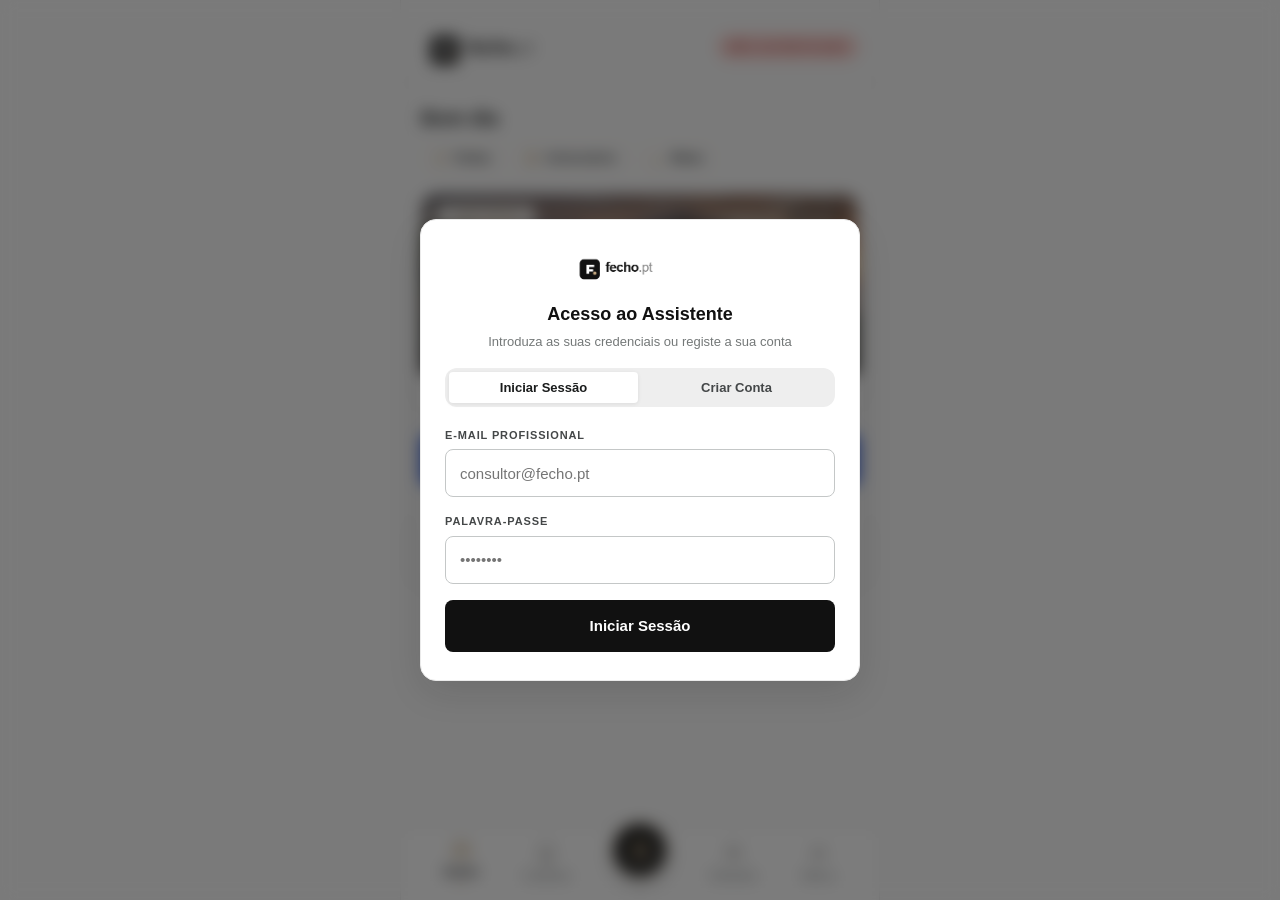
<file: static/index.html>
<!DOCTYPE html>
<html lang="pt-PT">
<head>
  <meta charset="UTF-8">
  <meta name="viewport" content="width=device-width, initial-scale=1.0, maximum-scale=1.0, user-scalable=no, viewport-fit=cover">
  <meta name="theme-color" content="#111111">
  <meta name="apple-mobile-web-app-capable" content="yes">
  <meta name="apple-mobile-web-app-status-bar-style" content="black-translucent">
  <title>Fecho - Assistente Imobiliário</title>

  <!-- Manifesto PWA -->
  <link rel="manifest" href="/static/manifest.json">
  <link rel="apple-touch-icon" href="/static/img/logo.png">

  <!-- Estilos e Design Tokens (Editorial PropTech Luxury) -->
  <link rel="stylesheet" href="/static/css/design-tokens.css?v=17">
  <link rel="stylesheet" href="/static/css/style.css?v=17">
</head>
<body>
  <div class="app-shell" id="app">
    <!-- Cabeçalho com Logotipo Oficial e Perfil -->
    <header class="app-header">
      <img src="/static/img/screen.png" alt="Fecho" class="brand-logo" id="brand-logo">
      <div style="display: flex; align-items: center; gap: 8px;">
        <!-- Badge Persistente de Fila Offline (Caves / Garagens) -->
        <button id="btn-offline-queue-badge" class="status-pill status-pill-offline-queue" style="display: none;" title="Notas salvas na fila local pendentes de sincronização">
          <svg width="12" height="12" viewBox="0 0 24 24" fill="none" stroke="currentColor" stroke-width="2.2" stroke-linecap="round" stroke-linejoin="round" style="margin-right: 3px;"><polygon points="13 2 3 14 12 14 11 22 21 10 12 10 13 2"/></svg>
          <span id="offline-queue-count">0</span>
          <span>local</span>
        </button>
        <span class="home-avatar" id="home-avatar" hidden></span>
        <a href="/backoffice" id="btn-go-backoffice" class="status-pill status-pill-notarized" style="display: none; text-decoration: none; cursor: pointer; font-weight: 700;" title="Abrir Painel de Direção Comercial (Backoffice)">📊 Painel Direção</a>
        <span class="status-pill status-pill-secondary" id="user-badge">Não autenticado</span>
      </div>
    </header>

    <!-- Banner de Status Offline (PWA) -->
    <div id="offline-status-banner" style="display: none; background-color: var(--color-primary); color: #ffffff; padding: 6px 12px; font-size: 11px; font-weight: 600; text-align: center; letter-spacing: 0.04em;">
      <svg width="13" height="13" viewBox="0 0 24 24" fill="none" stroke="currentColor" stroke-width="2" stroke-linecap="round" stroke-linejoin="round" style="margin-right: 5px; vertical-align: -2px;"><line x1="1" y1="1" x2="23" y2="23"/><path d="M16.72 11.06A10.94 10.94 0 0 1 19 12.55"/><path d="M5 12.55a10.94 10.94 0 0 1 5.17-2.39"/><path d="M10.71 5.05A16 16 0 0 1 22.58 9"/><path d="M1.42 9a15.91 15.91 0 0 1 4.7-2.88"/><path d="M8.53 16.11a6 6 0 0 1 6.95 0"/><line x1="12" y1="20" x2="12.01" y2="20"/></svg>
      Modo Offline Ativo • Calculadora e Teleprompter 100% Operacionais
    </div>

    <!-- Conteúdo Principal Dinâmico -->
    <main class="app-main" id="main-content" style="padding: var(--spacing-margin); flex: 1;">
      <!-- Card / Banner Matinal de Aniversário de Escritura (Alerta 09:00) -->
      <!-- Card / Banner Matinal de Aniversário de Escritura (Alerta 09:00) -->
      <section class="anniversary-morning-card" id="anniversary-morning-banner" style="display: none;">
        <div style="display: flex; align-items: center; justify-content: space-between; gap: 12px;">
          <div style="display: flex; align-items: center; gap: 10px;">
            <div class="luxury-gold-icon" style="width: 36px; height: 36px; border-radius: 50%;">
              <svg viewBox="0 0 24 24"><polygon points="12 2 15.09 8.26 22 9.27 17 14.14 18.18 21.02 12 17.77 5.82 21.02 7 14.14 2 9.27 8.91 8.26 12 2"/></svg>
            </div>
            <div>
              <span class="label-caps" style="color: var(--color-secondary); font-size: 10px; letter-spacing: 0.08em;">Alerta Matinal das 09:00</span>
              <p style="font-weight: 700; font-size: 14px; margin-top: 2px;" id="anniversary-banner-title">Aniversário de Escritura Hoje!</p>
              <p style="font-size: 12px; color: var(--color-on-surface-variant);" id="anniversary-banner-subtitle">Clientes celebram aniversário de aquisição.</p>
            </div>
          </div>
          <button type="button" class="btn-card-action btn-card-primary" id="btn-banner-felicitar" style="white-space: nowrap; padding: 6px 12px; font-size: 12px;">
            Felicitar
          </button>
        </div>
      </section>

      <!-- Saudação e Faixa "Hoje" -->
      <section class="today-strip" aria-label="Resumo do dia">
        <p class="today-greeting"><span id="home-greeting">Olá</span><span id="home-greeting-name"></span></p>
        <div class="today-chips">
          <button type="button" class="today-chip" data-proxy="nav-visitas">
            <span class="luxury-gold-inline"><svg viewBox="0 0 24 24"><rect x="3" y="4" width="18" height="18" rx="2"/><path d="M16 2v4M8 2v4M3 10h18"/></svg></span><span id="today-visits-chip">Visitas</span>
          </button>
          <button type="button" class="today-chip" data-proxy="nav-esfera">
            <span class="luxury-gold-inline"><svg viewBox="0 0 24 24"><path d="M20 12v10H4V12M2 7h20v5H2zM12 22V7M12 7H7.5a2.5 2.5 0 0 1 0-5C11 2 12 7 12 7zM12 7h4.5a2.5 2.5 0 0 0 0-5C13 2 12 7 12 7z"/></svg></span><span id="today-anniv-chip">Aniversários</span>
          </button>
          <button type="button" class="today-chip" data-proxy="btn-open-my-goals">
            <span class="luxury-gold-inline"><svg viewBox="0 0 24 24"><path d="M3 3v18h18"/><path d="m7 14 4-4 3 3 5-6"/></svg></span><span id="today-goal-chip">Metas</span>
          </button>
        </div>
      </section>

      <!-- Seletor do Imóvel Ativo (Obrigatório em Visitas) com Calor Arquitetural -->
      <section class="hero-property-card" id="property-selector-card" style="cursor: pointer; margin-bottom: var(--spacing-margin);">
        <div class="hero-image-box" id="hero-image-area">
          <!-- Carrossel de Fotos Arquiteturais de Alto Luxo (6 perspectivas do mesmo imóvel) -->
          <div class="hero-carousel-container" id="hero-carousel" aria-label="Galeria do Imóvel em Destaque">
            <div class="hero-carousel-slide active" data-index="0">
              <picture><source srcset="/static/img/hero/villa_exterior.webp" type="image/webp" /><img src="/static/img/hero/villa_exterior.jpg" alt="Villa Cascais - Fachada e Piscina ao Entardecer" class="hero-carousel-img" width="1200" height="670" fetchpriority="high" decoding="async" /></picture>
            </div>
            <div class="hero-carousel-slide" data-index="1">
              <picture><source srcset="/static/img/hero/villa_interior.webp" type="image/webp" /><img src="/static/img/hero/villa_interior.jpg" alt="Villa Cascais - Living Open Space com Vista Mar" class="hero-carousel-img" width="1200" height="670" loading="lazy" decoding="async" /></picture>
            </div>
            <div class="hero-carousel-slide" data-index="2">
              <picture><source srcset="/static/img/hero/villa_terrace.webp" type="image/webp" /><img src="/static/img/hero/villa_terrace.jpg" alt="Villa Cascais - Terraço Panorâmico com Sunken Fire Pit" class="hero-carousel-img" width="1200" height="670" loading="lazy" decoding="async" /></picture>
            </div>
            <div class="hero-carousel-slide" data-index="3">
              <picture><source srcset="/static/img/hero/villa_bedroom.webp" type="image/webp" /><img src="/static/img/hero/villa_bedroom.jpg" alt="Villa Cascais - Master Suite com Varanda Oceânica" class="hero-carousel-img" width="1200" height="670" loading="lazy" decoding="async" /></picture>
            </div>
            <div class="hero-carousel-slide" data-index="4">
              <picture><source srcset="/static/img/hero/villa_kitchen.webp" type="image/webp" /><img src="/static/img/hero/villa_kitchen.jpg" alt="Villa Cascais - Cozinha Gourmet com Ilha e Adega" class="hero-carousel-img" width="1200" height="670" loading="lazy" decoding="async" /></picture>
            </div>
            <div class="hero-carousel-slide" data-index="5">
              <picture><source srcset="/static/img/hero/villa_bathroom.webp" type="image/webp" /><img src="/static/img/hero/villa_bathroom.jpg" alt="Villa Cascais - Master Bathroom Spa com Banheira Oval" class="hero-carousel-img" width="1200" height="670" loading="lazy" decoding="async" /></picture>
            </div>

            <!-- Controles Sutis de Navegação Glassmorphism -->
            <button type="button" class="hero-carousel-nav hero-carousel-prev" id="hero-prev-btn" aria-label="Foto anterior" title="Foto anterior">
              <svg width="14" height="14" viewBox="0 0 24 24" fill="none" stroke="currentColor" stroke-width="2.5" stroke-linecap="round" stroke-linejoin="round"><polyline points="15 18 9 12 15 6"></polyline></svg>
            </button>
            <button type="button" class="hero-carousel-nav hero-carousel-next" id="hero-next-btn" aria-label="Próxima foto" title="Próxima foto">
              <svg width="14" height="14" viewBox="0 0 24 24" fill="none" stroke="currentColor" stroke-width="2.5" stroke-linecap="round" stroke-linejoin="round"><polyline points="9 18 15 12 9 6"></polyline></svg>
            </button>

            <!-- Indicadores (Dots) Elegantes -->
            <div class="hero-carousel-dots" id="hero-carousel-dots" role="tablist">
              <button type="button" class="hero-carousel-dot active" data-slide="0" aria-label="Foto 1"></button>
              <button type="button" class="hero-carousel-dot" data-slide="1" aria-label="Foto 2"></button>
              <button type="button" class="hero-carousel-dot" data-slide="2" aria-label="Foto 3"></button>
              <button type="button" class="hero-carousel-dot" data-slide="3" aria-label="Foto 4"></button>
              <button type="button" class="hero-carousel-dot" data-slide="4" aria-label="Foto 5"></button>
              <button type="button" class="hero-carousel-dot" data-slide="5" aria-label="Foto 6"></button>
            </div>
          </div>

          <div class="hero-gradient-overlay"></div>

          <div class="hero-top-row">
            <span class="exclusive-badge" id="focus-prop-status-badge">✦ Imóvel em Destaque</span>
            <span class="hero-location-pill" id="focus-prop-location">Portugal</span>
          </div>

          <div class="hero-bottom-info">
            <div class="hero-prop-title" id="focus-prop-title">Carregando carteira...</div>
            <div class="hero-price-row">
              <span class="hero-price-val tnum" id="focus-prop-price">Aguarde um momento</span>
              <span class="hero-commission tnum" id="focus-prop-subtitle"></span>
            </div>
          </div>
        </div>

        <div class="hero-details-row">
          <div style="display: flex; gap: 14px; align-items: center;" id="focus-prop-meta">
            <span style="display: inline-flex; align-items: center; gap: 6px;">
              <span class="luxury-gold-inline">
                <svg viewBox="0 0 24 24"><rect x="3" y="3" width="18" height="18" rx="2"/><path d="M3 9h18M9 21V9"/></svg>
              </span>
              <b id="focus-prop-area">-- m²</b>
            </span>
            <span style="display: inline-flex; align-items: center; gap: 6px;">
              <span class="luxury-gold-inline">
                <svg viewBox="0 0 24 24"><path d="M3 21h18M3 7v14M21 7v14M6 7V3h12v4M9 11h2M9 15h2M13 11h2M13 15h2"/></svg>
              </span>
              <b id="focus-prop-type">Imóvel</b>
            </span>
          </div>
          <span style="color: var(--color-tertiary); font-weight: 700; font-size: 12px;" id="btn-toggle-portfolio-card">Ver Carteira →</span>
        </div>
      </section>

      <!-- Ação Principal no Terreno -->
      <section class="home-primary-cta">
        <button class="btn-cobalt-trigger home-cta-btn" id="btn-open-voice" type="button">
          <span class="luxury-gold-icon">
            <svg viewBox="0 0 24 24"><path d="M12 2a3 3 0 0 0-3 3v7a3 3 0 0 0 6 0V5a3 3 0 0 0-3-3z"/><path d="M19 10v2a7 7 0 0 1-14 0v-2"/><line x1="12" y1="19" x2="12" y2="22"/></svg>
          </span>
          <span>Gravar Feedback de Visita</span>
        </button>
      </section>

      <!-- Atalhos Rápidos (3) -->
      <section class="quick-tile-grid" aria-label="Atalhos rápidos">
        <button class="quick-tile" id="btn-open-calculator" type="button">
          <span class="quick-tile-icon"><svg viewBox="0 0 24 24"><rect x="4" y="2" width="16" height="20" rx="2"/><line x1="8" y1="6" x2="16" y2="6"/><line x1="16" y1="14" x2="16" y2="18"/><path d="M8 10h.01M12 10h.01M16 10h.01M8 14h.01M12 14h.01M8 18h.01M12 18h.01"/></svg></span>
          <span class="quick-tile-label">Calculadora</span>
        </button>
        <button class="quick-tile" id="btn-open-ai-chat" type="button">
          <span class="quick-tile-icon"><svg viewBox="0 0 24 24"><path d="M12 2a2 2 0 0 1 2 2v2a2 2 0 0 1-2 2 2 2 0 0 1-2-2V4a2 2 0 0 1 2-2z"/><path d="M4 11a2 2 0 0 1 2-2h12a2 2 0 0 1 2 2v7a2 2 0 0 1-2 2H6a2 2 0 0 1-2-2v-7z"/><circle cx="9" cy="15" r="1"/><circle cx="15" cy="15" r="1"/></svg></span>
          <span class="quick-tile-label">Assistente IA</span>
        </button>
        <button class="quick-tile" id="btn-open-market-study" type="button">
          <span class="quick-tile-icon"><svg viewBox="0 0 24 24"><path d="M18 20V10M12 20V4M6 20v-6"/></svg></span>
          <span class="quick-tile-label">Estudo ACM</span>
        </button>
      </section>
    </main>

    <!-- Barra Inferior: Início · Carteira · Visita · Clientes · Menu -->
    <nav class="app-bottom-nav" id="app-bottom-nav">
      <button type="button" class="nav-tab-item active" id="nav-home" title="Início">
        <span class="nav-tab-icon"><svg viewBox="0 0 24 24"><path d="M3 10.5 12 3l9 7.5V21h-6v-6H9v6H3z"/></svg></span>
        <span class="nav-tab-label">Início</span>
      </button>
      <button type="button" class="nav-tab-item" id="nav-carteira" title="Carteira">
        <span class="nav-tab-icon"><svg viewBox="0 0 24 24"><rect x="4" y="2" width="16" height="20" rx="2"/><path d="M9 22v-4h6v4M8 6h.01M16 6h.01M8 10h.01M16 10h.01M8 14h.01M16 14h.01"/></svg></span>
        <span class="nav-tab-label">Carteira</span>
      </button>
      <button type="button" class="nav-tab-item nav-fab" id="nav-visitas" title="Gravar Visita" aria-label="Gravar Visita">
        <span class="nav-fab-circle"><svg viewBox="0 0 24 24"><path d="M12 2a3 3 0 0 0-3 3v7a3 3 0 0 0 6 0V5a3 3 0 0 0-3-3z"/><path d="M19 10v2a7 7 0 0 1-14 0v-2"/><line x1="12" y1="19" x2="12" y2="22"/></svg></span>
      </button>
      <button type="button" class="nav-tab-item" id="nav-esfera" title="Clientes">
        <span class="nav-tab-icon"><svg viewBox="0 0 24 24"><path d="M16 21v-2a4 4 0 0 0-4-4H6a4 4 0 0 0-4 4v2"/><circle cx="9" cy="7" r="4"/><path d="M22 21v-2a4 4 0 0 0-3-3.87"/><path d="M16 3.13a4 4 0 0 1 0 7.75"/></svg></span>
        <span class="nav-tab-label">Clientes</span>
      </button>
      <button type="button" class="nav-tab-item" id="nav-menu" title="Menu" aria-haspopup="dialog" aria-controls="more-sheet">
        <span class="nav-tab-icon"><svg viewBox="0 0 24 24"><line x1="4" y1="7" x2="20" y2="7"/><line x1="4" y1="12" x2="20" y2="12"/><line x1="4" y1="17" x2="20" y2="17"/></svg></span>
        <span class="nav-tab-label">Menu</span>
      </button>
    </nav>

    <!-- Menu (Bottom Sheet) com funcionalidades secundárias -->
    <div class="more-sheet-backdrop" id="more-sheet-backdrop" hidden></div>
    <div class="more-sheet" id="more-sheet" role="dialog" aria-modal="true" aria-labelledby="more-sheet-title" hidden>
      <div class="more-sheet-handle"></div>
      <h2 class="more-sheet-title" id="more-sheet-title">Menu</h2>

      <p class="more-sheet-section">Ferramentas</p>
      <button type="button" class="more-row" id="btn-open-teleprompter">
        <span class="luxury-gold-inline"><svg viewBox="0 0 24 24"><rect x="2" y="2" width="20" height="20" rx="2.18"/><line x1="7" y1="2" x2="7" y2="22"/><line x1="17" y1="2" x2="17" y2="22"/><line x1="2" y1="12" x2="22" y2="12"/></svg></span>
        <span class="more-row-text"><b>Scripts de Vídeo &amp; Teleprompter</b><small>Gancho, destaques e CTA</small></span>
        <span class="more-row-chev">›</span>
      </button>
      <button type="button" class="more-row" id="btn-open-leads">
        <span class="luxury-gold-inline"><svg viewBox="0 0 24 24"><circle cx="12" cy="12" r="10"/><circle cx="12" cy="12" r="6"/><circle cx="12" cy="12" r="2"/></svg></span>
        <span class="more-row-text"><b>Captação &amp; Angariação</b><small>Leilões &amp; FSBO na zona</small></span>
        <span class="more-row-chev">›</span>
      </button>
      <button type="button" class="more-row" data-proxy="btn-open-market-study">
        <span class="luxury-gold-inline"><svg viewBox="0 0 24 24"><path d="M18 20V10M12 20V4M6 20v-6"/></svg></span>
        <span class="more-row-text"><b>Estudo de Mercado (ACM)</b><small>Dados nacionais INE</small></span>
        <span class="more-row-chev">›</span>
      </button>
      <button type="button" class="more-row" data-proxy="nav-calculadora" hidden></button>

      <p class="more-sheet-section">Desempenho</p>
      <button type="button" class="more-row" id="btn-open-my-goals">
        <span class="luxury-gold-inline"><svg viewBox="0 0 24 24"><path d="M3 3v18h18"/><path d="m7 14 4-4 3 3 5-6"/></svg></span>
        <span class="more-row-text"><b>As Minhas Metas &amp; KPIs</b><small>Faturação e pipeline do mês</small></span>
        <span class="more-row-badge" id="home-my-goals-badge">Metas</span>
      </button>

      <p class="more-sheet-section">Conta</p>
      <a href="/backoffice" class="more-row" id="btn-menu-backoffice" style="display: none; text-decoration: none; color: inherit;">
        <span class="luxury-gold-inline"><svg viewBox="0 0 24 24"><rect x="3" y="3" width="18" height="18" rx="2"/><path d="M3 9h18M9 21V9"/></svg></span>
        <span class="more-row-text"><b>Painel de Direção (Backoffice)</b><small>Gestão de equipa, KPIs e subscrição</small></span>
        <span class="more-row-chev">›</span>
      </a>
      <button type="button" class="more-row" id="btn-sunlight-toggle">
        <span class="luxury-gold-inline"><svg viewBox="0 0 24 24"><circle cx="12" cy="12" r="5"/><path d="M12 1v2M12 21v2M4.22 4.22l1.42 1.42M18.36 18.36l1.42 1.42M1 12h2M21 12h2M4.22 19.78l1.42-1.42M18.36 5.64l1.42-1.42"/></svg></span>
        <span class="more-row-text"><b id="sunlight-label">Luz Solar</b><small>Contraste máximo ao ar livre</small></span>
      </button>
      <button type="button" class="more-row more-row-danger" id="btn-logout" style="display: none;">
        <span class="more-row-text"><b>Terminar Sessão</b></span>
      </button>
    </div>

    <!-- Compatibilidade: abas antigas mantidas ocultas para preservar bindings -->
    <div hidden>
      <button type="button" class="nav-tab-item" id="nav-calculadora"></button>
      <button type="button" class="nav-tab-item" id="nav-scripts"></button>
      <button type="button" id="btn-open-portfolio"></button>
      <button type="button" id="btn-open-contacts"></button>
    </div>

  </div>

  <!-- Drawer / Gaveta da Carteira de Imóveis -->
  <div class="fecho-modal-overlay" id="drawer-portfolio">
    <div class="fecho-drawer-sheet">
      <div class="drawer-header">
        <div>
          <h3 style="font-size: 16px; font-weight: 600;">Carteira de Imóveis</h3>
          <span style="font-size: 12px; color: var(--color-outline);" id="portfolio-count-label">0 imóveis cadastrados</span>
        </div>
        <div style="display: flex; gap: 8px; align-items: center;">
          <button class="btn-card-action btn-card-primary" id="btn-open-new-property" type="button">+ Novo</button>
          <button class="drawer-close-btn" id="btn-close-portfolio" type="button" aria-label="Fechar">✕</button>
        </div>
      </div>

      <div class="drawer-body">
        <!-- Campo de Pesquisa Rápida -->
        <div class="fecho-form-group" style="margin-bottom: 12px;">
          <input type="text" id="property-search-input" class="fecho-input" placeholder="Pesquisar por título, morada ou concelho..." style="height: 42px; font-size: 13px;">
        </div>

        <!-- Chips de Filtro por Status -->
        <div class="status-filter-bar" id="portfolio-filter-bar">
          <button type="button" class="filter-chip-btn active" data-status="">Todos</button>
          <button type="button" class="filter-chip-btn" data-status="Ativo">Ativos</button>
          <button type="button" class="filter-chip-btn" data-status="Reservado">Reservados</button>
          <button type="button" class="filter-chip-btn" data-status="Vendido">Vendidos</button>
        </div>

        <!-- Lista de Imóveis -->
        <div id="portfolio-list-container">
          <p style="text-align: center; color: var(--color-outline); font-size: 13px; padding: 24px 0;">A carregar imóveis...</p>
        </div>
      </div>
    </div>
  </div>

  <!-- Modal de Cadastro de Novo Imóvel -->
  <div class="fecho-modal-overlay" id="modal-new-property">
    <div class="fecho-drawer-sheet" style="max-height: 92vh;">
      <div class="drawer-header">
        <h3 style="font-size: 16px; font-weight: 600;">Novo Imóvel na Carteira</h3>
        <button class="drawer-close-btn" id="btn-close-new-property" type="button" aria-label="Fechar">✕</button>
      </div>
      <div class="drawer-body">
        <form id="form-new-property">
          <div class="fecho-form-group">
            <label class="fecho-label" for="new-prop-title">Título Comercial *</label>
            <input type="text" id="new-prop-title" class="fecho-input" placeholder="Ex: T3 Duplex Avenida da Liberdade" required minlength="3">
          </div>

          <div style="display: flex; gap: 12px;">
            <div class="fecho-form-group" style="flex: 1;">
              <label class="fecho-label" for="new-prop-type">Tipologia *</label>
              <select id="new-prop-type" class="fecho-input" required>
                <option value="T0">T0</option>
                <option value="T1">T1</option>
                <option value="T2">T2</option>
                <option value="T3" selected>T3</option>
                <option value="T4">T4</option>
                <option value="T5">T5+</option>
                <option value="Moradia">Moradia</option>
                <option value="Outro">Outro</option>
              </select>
            </div>
            <div class="fecho-form-group" style="flex: 1.4;">
              <label class="fecho-label" for="new-prop-price">Preço Anunciado (€) *</label>
              <input type="number" id="new-prop-price" class="fecho-input" placeholder="2850000" min="1" step="any" required>
            </div>
          </div>

          <div style="display: flex; gap: 12px;">
            <div class="fecho-form-group" style="flex: 1.2;">
              <label class="fecho-label" for="new-prop-region">Região Fiscal *</label>
              <select id="new-prop-region" class="fecho-input" required>
                <option value="continente" selected>Continente</option>
                <option value="madeira">R.A. Madeira</option>
                <option value="acores">R.A. Açores</option>
              </select>
            </div>
            <div class="fecho-form-group" style="flex: 1;">
              <label class="fecho-label" for="new-prop-area">Área Bruta (m²)</label>
              <input type="number" id="new-prop-area" class="fecho-input" placeholder="180" min="1" step="any">
            </div>
          </div>

          <div class="fecho-form-group">
            <label class="fecho-label" for="new-prop-concelho">Concelho / Localidade</label>
            <input type="text" id="new-prop-concelho" class="fecho-input" placeholder="Ex: Lisboa, Cascais, Porto">
          </div>

          <div class="fecho-form-group">
            <label class="fecho-label" for="new-prop-address">Morada Completa</label>
            <input type="text" id="new-prop-address" class="fecho-input" placeholder="Ex: Av. da Liberdade, 150">
          </div>

          <div class="fecho-form-group">
            <label class="fecho-label" for="new-prop-desc">Descrição / Destaques</label>
            <textarea id="new-prop-desc" class="fecho-input" rows="2" placeholder="Pontos fortes, orientação solar, acabamentos..." style="resize: vertical;"></textarea>
          </div>

          <div style="border-top: var(--border-hairline); margin: 16px 0 12px; padding-top: 12px;">
            <span class="label-caps" style="color: var(--color-on-surface-variant); display: block; margin-bottom: 8px;">Dados do Proprietário (Feedback de Visitas)</span>
            <div class="fecho-form-group">
              <label class="fecho-label" for="new-prop-owner-name">Nome do Proprietário *</label>
              <input type="text" id="new-prop-owner-name" class="fecho-input" placeholder="Ex: Dr. Miguel Santos" required>
            </div>
            <div class="fecho-form-group">
              <label class="fecho-label" for="new-prop-owner-phone">Telemóvel / WhatsApp *</label>
              <input type="tel" id="new-prop-owner-phone" class="fecho-input" placeholder="+351912345678" required>
            </div>
          </div>

          <div id="new-prop-error" style="display: none; color: var(--color-error); font-size: 12px; margin-bottom: 12px; text-align: center;"></div>

          <button type="submit" class="btn-primary-action" id="btn-submit-new-property">Criar Imóvel</button>
        </form>
      </div>
    </div>
  </div>

  <!-- Modal de Transição de Estado da Máquina de Estados -->
  <div class="fecho-modal-overlay" id="modal-transition-status">
    <div class="fecho-drawer-sheet">
      <div class="drawer-header">
        <div>
          <h3 style="font-size: 16px; font-weight: 600;">Alterar Estado do Imóvel</h3>
          <span style="font-size: 12px; color: var(--color-outline);" id="transition-prop-title-label"></span>
        </div>
        <button class="drawer-close-btn" id="btn-close-transition" type="button" aria-label="Fechar">✕</button>
      </div>
      <div class="drawer-body">
        <form id="form-transition-status">
          <input type="hidden" id="transition-property-id">

          <div class="fecho-form-group">
            <label class="fecho-label" for="select-transition-target">Novo Estado do Imóvel</label>
            <select id="select-transition-target" class="fecho-input" required>
              <option value="Ativo">Ativo (Disponível em carteira)</option>
              <option value="Reservado">Reservado (Com proposta/CPCV)</option>
              <option value="Vendido">Vendido (Escritura realizada)</option>
            </select>
          </div>

          <!-- Seção Condicional Exigida Obrigatoriamente ao Transitar para 'Vendido' -->
          <div class="sold-closing-box" id="sold-closing-inputs">
            <span class="label-caps" style="color: var(--color-secondary); display: block; margin-bottom: 6px;">
              Requisitos Obrigatórios de Fecho (FSD)
            </span>
            <p style="font-size: 12px; color: var(--color-on-surface-variant); margin-bottom: 12px;">
              A celebração de venda exige a identificação do comprador para alimentação imediata da Esfera de Influência e notificações anuais de escritura.
            </p>

            <div class="fecho-form-group">
              <label class="fecho-label" for="sold-buyer-name">Nome do Comprador *</label>
              <input type="text" id="sold-buyer-name" class="fecho-input" placeholder="Ex: Alexandre Dumas">
            </div>

            <div class="fecho-form-group">
              <label class="fecho-label" for="sold-buyer-phone">Telemóvel do Comprador *</label>
              <input type="tel" id="sold-buyer-phone" class="fecho-input" placeholder="+351961234567">
            </div>

            <div class="fecho-form-group">
              <label class="fecho-label" for="sold-buyer-date">Data da Escritura *</label>
              <input type="date" id="sold-buyer-date" class="fecho-input">
            </div>
          </div>

          <div id="transition-error" style="display: none; color: var(--color-error); font-size: 12px; margin: 12px 0; text-align: center;"></div>

          <button type="submit" class="btn-primary-action" id="btn-submit-transition" style="margin-top: 16px;">
            Confirmar Alteração
          </button>
        </form>
      </div>
    </div>
  </div>

  <!-- Drawer / Gaveta da Calculadora Visual de Viabilidade Financeira (Fase 5) -->
  <div class="fecho-modal-overlay" id="drawer-calculator">
    <div class="fecho-drawer-sheet" style="max-height: 94vh;">
      <div class="drawer-header">
        <div>
          <h3 style="font-size: 16px; font-weight: 600;">Calculadora de Viabilidade</h3>
          <span style="font-size: 12px; color: var(--color-outline);">IMT, Selo e Prestação Bancária (100% Offline)</span>
        </div>
        <button class="drawer-close-btn" id="btn-close-calculator" type="button" aria-label="Fechar">✕</button>
      </div>

      <div class="drawer-body">
        <!-- Barra de Contexto do Imóvel em Foco -->
        <div class="calc-context-bar" id="calc-context-bar" style="display: none;">
          <div style="flex: 1; min-width: 0;">
            <span class="label-caps" style="color: var(--color-secondary); font-size: 10px;">Imóvel em Foco</span>
            <p style="font-size: 13px; font-weight: 600; white-space: nowrap; overflow: hidden; text-overflow: ellipsis; margin-top: 2px;" id="calc-focus-title">-</p>
          </div>
          <button type="button" class="btn-demo-pill" id="btn-apply-focus-prop" style="margin: 0; padding: 4px 10px; font-size: 11px;">Carregar Dados</button>
        </div>

        <!-- Seletor Segmentado: Finalidade (HPP vs Secundária) -->
        <div class="fecho-form-group" style="margin-bottom: 12px;">
          <label class="fecho-label">Finalidade da Aquisição</label>
          <div class="segmented-control" id="calc-tipo-control">
            <button type="button" class="segmented-btn active" data-tipo="hpp">Habitação Própria Permanente</button>
            <button type="button" class="segmented-btn" data-tipo="secundaria">Secundária / Investimento</button>
          </div>
        </div>

        <!-- Seletor Segmentado: Região Fiscal (Continente vs Ilhas) -->
        <div class="fecho-form-group" style="margin-bottom: 12px;">
          <label class="fecho-label">Região Fiscal</label>
          <div class="segmented-control" id="calc-regiao-control">
            <button type="button" class="segmented-btn active" data-regiao="continente">Continente</button>
            <button type="button" class="segmented-btn" data-regiao="madeira">R.A. Madeira</button>
            <button type="button" class="segmented-btn" data-regiao="acores">R.A. Açores</button>
          </div>
        </div>

        <!-- Benefício IMT Jovem (DL 48-A/2024) -->
        <div class="calc-jovem-toggle-box" id="calc-jovem-box">
          <div style="flex: 1; padding-right: 12px;">
            <div style="display: flex; align-items: center; gap: 6px;">
              <span style="font-weight: 600; font-size: 13px;">Benefício IMT Jovem</span>
              <span class="status-pill status-pill-secondary" style="font-size: 9px; padding: 2px 6px;">Até 35 anos</span>
            </div>
            <p style="font-size: 11px; color: var(--color-on-surface-variant); margin-top: 2px;">
              Isenção de IMT e Selo até 316.772€ (Continente) ou 395.965€ (Ilhas) para primeira HPP.
            </p>
          </div>
          <label class="fecho-switch">
            <input type="checkbox" id="calc-toggle-jovem">
            <span class="slider-round"></span>
          </label>
        </div>

        <!-- Valor do Imóvel (€) -->
        <div class="fecho-form-group" style="margin-top: 16px;">
          <div style="display: flex; justify-content: space-between; align-items: baseline;">
            <label class="fecho-label" for="calc-valor-imovel">Valor de Aquisição do Imóvel (€) *</label>
            <span style="font-size: 12px; font-weight: 600; color: var(--color-primary);" class="tnum" id="calc-valor-formatted">€ 350.000</span>
          </div>
          <input type="number" id="calc-valor-imovel" class="fecho-input fecho-input-lg tnum" placeholder="350000" min="0" step="5000" value="350000">
          <!-- Atalhos rápidos de valor -->
          <div class="calc-shortcuts-bar">
            <button type="button" class="calc-shortcut-chip" data-val="180000">180k</button>
            <button type="button" class="calc-shortcut-chip" data-val="250000">250k</button>
            <button type="button" class="calc-shortcut-chip" data-val="350000">350k</button>
            <button type="button" class="calc-shortcut-chip" data-val="500000">500k</button>
            <button type="button" class="calc-shortcut-chip" data-val="850000">850k</button>
            <button type="button" class="calc-shortcut-chip" data-val="1200000">1.2M</button>
          </div>
        </div>

        <!-- Seção de Financiamento Bancário -->
        <div class="calc-financiamento-section">
          <div class="calc-section-header">
            <span class="label-caps" style="color: var(--color-primary);">Financiamento Bancário (Sistema Price)</span>
            <span style="font-size: 12px; font-weight: 600; color: var(--color-tertiary);" class="tnum" id="calc-montante-financiado-label">€ 280.000</span>
          </div>

          <!-- Slider de Entrada -->
          <div class="fecho-form-group" style="margin-bottom: 12px;">
            <div style="display: flex; justify-content: space-between; font-size: 12px; margin-bottom: 4px;">
              <span style="color: var(--color-on-surface-variant);">Entrada Inicial: <b id="calc-percentual-label">20%</b></span>
              <span style="font-weight: 600;" class="tnum" id="calc-entrada-valor-label">€ 70.000</span>
            </div>
            <input type="range" id="calc-range-entrada" min="10" max="60" step="5" value="20" class="fecho-range">
          </div>

          <!-- Prazo e Taxa Anual -->
          <div style="display: flex; gap: 12px;">
            <div class="fecho-form-group" style="flex: 1.2;">
              <label class="fecho-label" for="calc-prazo">Prazo (Anos)</label>
              <select id="calc-prazo" class="fecho-input" style="height: 42px;">
                <option value="15">15 anos (180 m)</option>
                <option value="20">20 anos (240 m)</option>
                <option value="25">25 anos (300 m)</option>
                <option value="30" selected>30 anos (360 m)</option>
                <option value="35">35 anos (420 m)</option>
                <option value="40">40 anos (480 m)</option>
              </select>
            </div>
            <div class="fecho-form-group" style="flex: 1;">
              <label class="fecho-label" for="calc-taxa">Taxa TAN (%)</label>
              <input type="number" id="calc-taxa" class="fecho-input tnum" style="height: 42px;" value="3.5" min="0" max="15" step="0.1">
            </div>
          </div>
        </div>

        <!-- Matriz de Decomposição Financeira e Fiscal (Editorial Luxury) -->
        <div class="calc-breakdown-card">
          <!-- Prestação Mensal em Destaque de Escala -->
          <div class="calc-hero-pmt">
            <span class="label-caps" style="color: var(--color-on-surface-variant);">Prestação Mensal Estimada</span>
            <div class="calc-pmt-value tnum" id="calc-result-pmt">€ 0,00 <span style="font-size: 14px; font-weight: 400; color: var(--color-outline);">/ mês</span></div>
            <span style="font-size: 11px; color: var(--color-outline);" id="calc-pmt-details">Taxa Euribor + Spread indicativa</span>
          </div>

          <!-- Banner Dourado de Poupança IMT Jovem se houver benefício -->
          <div class="calc-poupanca-badge" id="calc-poupanca-badge" style="display: none;">
            <span>✨ Poupança com IMT Jovem:</span>
            <strong class="tnum" id="calc-poupanca-valor">€ 0,00</strong>
          </div>

          <!-- Tabela de Linhas Limpas de Decomposição -->
          <div class="calc-data-matrix">
            <div class="calc-matrix-row">
              <span class="calc-row-label">
                IMT (Aquisição)
                <span class="calc-tag-pill" id="calc-imt-tag" style="display: none;">Isento</span>
              </span>
              <span class="calc-row-value tnum" id="calc-result-imt">€ 0,00</span>
            </div>

            <div class="calc-matrix-row">
              <span class="calc-row-label">Imposto do Selo Aquisição (0,8%)</span>
              <span class="calc-row-value tnum" id="calc-result-selo-compra">€ 0,00</span>
            </div>

            <div class="calc-matrix-row" id="calc-row-selo-financiamento">
              <span class="calc-row-label">Imposto do Selo Financiamento (0,6%)</span>
              <span class="calc-row-value tnum" id="calc-result-selo-financiamento">€ 0,00</span>
            </div>

            <div class="calc-matrix-row calc-matrix-subtotal">
              <span class="calc-row-label" style="font-weight: 600;">Total de Impostos de Escritura</span>
              <span class="calc-row-value tnum" style="font-weight: 700; color: var(--color-primary);" id="calc-result-total-impostos">€ 0,00</span>
            </div>

            <div class="calc-matrix-row calc-matrix-hero">
              <div>
                <span style="display: block; font-weight: 700; font-size: 13px; color: var(--color-primary);">Capital Próprio Inicial</span>
                <span style="font-size: 11px; color: var(--color-outline);">Entrada Inicial + Impostos</span>
              </div>
              <span class="calc-row-value tnum" style="font-size: 18px; font-weight: 700; color: var(--color-tertiary);" id="calc-result-capital-inicial">€ 0,00</span>
            </div>
          </div>
        </div>

        <!-- Botões de Ação Decisiva -->
        <div style="display: flex; flex-direction: column; gap: 8px; margin-top: 20px;">
          <button type="button" class="btn-cobalt-trigger" id="btn-calc-whatsapp" style="display: flex; align-items: center; justify-content: center; gap: 8px;">
            <span>Partilhar no WhatsApp</span>
          </button>
          <button type="button" class="btn-secondary-ghost" id="btn-calc-copy" style="display: flex; align-items: center; justify-content: center; gap: 6px;">
            <span id="btn-calc-copy-text">Copiar Simulação</span>
          </button>
        </div>

        <p style="font-size: 11px; color: var(--color-outline); text-align: center; margin-top: 14px; line-height: 1.4;">
          Cálculos em conformidade com o Código do IMT e DL n.º 48-A/2024. Valores informativos 100% offline.
        </p>
      </div>
    </div>
  </div>

  <!-- Drawer / Gaveta de Gravação de Feedback de Visita e Revisão Human-in-the-Loop (Fase 6) -->
  <div class="fecho-modal-overlay" id="drawer-voice-visit">
    <div class="fecho-drawer-sheet" style="max-height: 94vh;">
      <div class="drawer-header">
        <div>
          <h3 style="font-size: 16px; font-weight: 600;">Feedback de Visita</h3>
          <span style="font-size: 12px; color: var(--color-outline);">Gravação 30s & Human-in-the-Loop</span>
        </div>
        <button class="drawer-close-btn" id="btn-close-voice-visit" type="button" aria-label="Fechar">✕</button>
      </div>

      <div class="drawer-body">
        <!-- Contexto do Imóvel em Foco -->
        <div class="voice-property-banner" id="voice-property-banner">
          <div style="flex: 1; min-width: 0;">
            <span class="label-caps" style="color: var(--color-secondary); font-size: 10px;">Imóvel Selecionado</span>
            <p style="font-size: 13px; font-weight: 600; white-space: nowrap; overflow: hidden; text-overflow: ellipsis; margin-top: 2px;" id="voice-prop-title">T3 Duplex Avenida da Liberdade</p>
            <p style="font-size: 11px; color: var(--color-outline);" id="voice-prop-owner">Proprietário: -</p>
          </div>
          <button type="button" class="btn-demo-pill" id="btn-change-voice-prop" style="margin: 0; padding: 4px 8px; font-size: 11px;">Mudar</button>
        </div>

        <!-- Alerta de Imóvel Obrigatório se não houver seleção -->
        <div id="voice-no-prop-alert" style="display: none; background: var(--color-error-container); border: 1px solid var(--color-error); border-radius: var(--rounded-md); padding: 12px; margin-bottom: 14px; text-align: center;">
          <p style="color: var(--color-on-error-container); font-size: 13px; font-weight: 600;">Seleção de Imóvel Obrigatória</p>
          <p style="color: var(--color-on-error-container); font-size: 12px; margin: 4px 0 8px;">Conforme o FSD, o registro de visita exige a vinculação prévia a um imóvel ativo.</p>
          <button type="button" class="btn-primary-action" id="btn-select-prop-for-voice" style="padding: 6px 14px; font-size: 12px;">Escolher Imóvel da Carteira</button>
        </div>

        <!-- ============================================================= -->
        <!-- ESTÁGIO 1: GRAVADOR DE ÁUDIO / ENTRADA DE NOTAS              -->
        <!-- ============================================================= -->
        <div id="voice-stage-recording">
          <!-- Alternador de Modo: Voz vs Digitação -->
          <div class="segmented-control" id="voice-mode-control" style="margin-bottom: 18px;">
            <button type="button" class="segmented-btn active" id="btn-mode-mic">
              <span class="luxury-gold-inline" style="margin-right: 5px;"><svg viewBox="0 0 24 24"><path d="M12 2a3 3 0 0 0-3 3v7a3 3 0 0 0 6 0V5a3 3 0 0 0-3-3z"/><path d="M19 10v2a7 7 0 0 1-14 0v-2"/><line x1="12" y1="19" x2="12" y2="22"/></svg></span>
              Gravar Voz (30s)
            </button>
            <button type="button" class="segmented-btn" id="btn-mode-text">
              <span class="luxury-gold-inline" style="margin-right: 5px;"><svg viewBox="0 0 24 24"><path d="M12 20h9"/><path d="M16.5 3.5a2.121 2.121 0 0 1 3 3L7 19l-4 1 1-4L16.5 3.5z"/></svg></span>
              Digitar Notas
            </button>
          </div>

          <!-- Painel do Modo Microfone -->
          <div id="voice-panel-mic" style="text-align: center; padding: 10px 0 20px;">
            <!-- Temporizador Tátil Circular -->
            <div class="voice-timer-container">
              <div class="voice-timer-display tnum" id="voice-timer-label">00:00</div>
              <span class="label-caps" style="color: var(--color-outline);">Limite Máximo: 00:30</span>
              <div class="voice-progress-track">
                <div class="voice-progress-bar" id="voice-progress-bar" style="width: 0%;"></div>
              </div>
            </div>

            <!-- Gatilho Háptico Cobalt com Pulso Ring -->
            <div class="voice-trigger-wrapper" style="margin: 24px 0;">
              <button type="button" class="btn-audio-record-pulse" id="btn-audio-trigger" aria-label="Iniciar Gravação">
                <div class="pulse-ring"></div>
                <div class="pulse-ring-outer"></div>
                <span class="voice-mic-icon" id="voice-mic-icon" style="display: flex; align-items: center; justify-content: center;">
                  <svg width="24" height="24" viewBox="0 0 24 24" fill="none" stroke="#f2e2ce" stroke-width="2" stroke-linecap="round" stroke-linejoin="round"><path d="M12 2a3 3 0 0 0-3 3v7a3 3 0 0 0 6 0V5a3 3 0 0 0-3-3z"/><path d="M19 10v2a7 7 0 0 1-14 0v-2"/><line x1="12" y1="19" x2="12" y2="22"/></svg>
                </span>
              </button>
            </div>

            <p style="font-size: 13px; font-weight: 500; color: var(--color-primary); min-height: 20px;" id="voice-status-text">
              Toque no botão para iniciar o relato da visita
            </p>
            <p style="font-size: 11px; color: var(--color-outline); margin-top: 4px;">
              Fale livremente sobre a reação do cliente, objeções e interesse.
            </p>

            <!-- Transcrição ao Vivo (Web Speech API) -->
            <div class="voice-live-transcript-box" id="voice-live-transcript-box" style="display: none;">
              <span class="label-caps" style="color: var(--color-tertiary); display: block; margin-bottom: 4px;">Transcrição em Tempo Real:</span>
              <p style="font-size: 12px; font-style: italic; color: var(--color-on-surface);" id="voice-live-transcript-text">-</p>
            </div>

            <!-- Ações do Gravador -->
            <div style="display: flex; gap: 8px; justify-content: center; margin-top: 20px;">
              <button type="button" class="btn-card-action btn-card-primary" id="btn-stop-and-review" style="display: none;">
                ✓ Parar e Rever
              </button>
              <button type="button" class="btn-card-action" id="btn-cancel-voice" style="display: none;">
                Cancelar
              </button>
              <button type="button" class="btn-demo-pill" id="btn-demo-voice-sim" style="font-size: 11px; display: inline-flex; align-items: center; gap: 5px;">
                <span class="luxury-gold-inline"><svg viewBox="0 0 24 24"><polygon points="13 2 3 14 12 14 11 22 21 10 12 10 13 2"/></svg></span>
                Simular Nota Demo
              </button>
            </div>
          </div>

          <!-- Painel do Modo Digitação Alternativa -->
          <div id="voice-panel-text" style="display: none; padding: 4px 0 16px;">
            <div class="fecho-form-group">
              <label class="fecho-label" for="voice-manual-text">Notas Orais / Relato da Visita *</label>
              <textarea id="voice-manual-text" class="fecho-input" rows="4" placeholder="Ex: O cliente Dr. Silva adorou a sala e a luz natural, mas achou o preço um pouco elevado e fez reparos ao ruído da rua. Tem forte intenção de avançar com proposta." style="resize: vertical; font-size: 13px;"></textarea>
            </div>
            <button type="button" class="btn-cobalt-trigger" id="btn-process-manual-text" style="margin-top: 8px;">
              Estruturar e Rever (Human-in-the-Loop)
            </button>
          </div>
        </div>

        <!-- ============================================================= -->
        <!-- ESTÁGIO 2: ECRÃ DE REVISÃO HUMAN-IN-THE-LOOP                -->
        <!-- ============================================================= -->
        <div id="voice-stage-review" style="display: none;">
          <div class="hitl-review-header">
            <span class="status-pill status-pill-notarized" style="font-size: 10px; padding: 2px 8px;">
              Human-in-the-Loop • Validação Prévia
            </span>
            <span style="font-size: 11px; color: var(--color-outline);" id="hitl-duration-label">Áudio: 0s</span>
          </div>

          <form id="form-hitl-review">
            <!-- 1. Transcrição / Notas Estruturadas Editáveis -->
            <div class="fecho-form-group" style="margin-top: 12px;">
              <label class="fecho-label" for="hitl-notes-input">Notas e Resumo da Visita *</label>
              <textarea id="hitl-notes-input" class="fecho-input" rows="3" required style="resize: vertical; font-size: 13px;"></textarea>
            </div>

            <!-- 2. Seletor Tátil de Nível de Interesse (1 a 5) -->
            <div class="fecho-form-group">
              <div style="display: flex; justify-content: space-between; align-items: baseline; margin-bottom: 6px;">
                <label class="fecho-label" style="margin: 0;">Nível de Interesse do Cliente *</label>
                <span style="font-size: 12px; font-weight: 600; color: var(--color-secondary);" id="hitl-interest-label">3 - Em Avaliação</span>
              </div>
              <div class="hitl-star-rating-bar" id="hitl-star-rating-bar">
                <button type="button" class="hitl-star-btn" data-level="1" title="1 - Sem Interesse">★ 1</button>
                <button type="button" class="hitl-star-btn" data-level="2" title="2 - Baixo">★ 2</button>
                <button type="button" class="hitl-star-btn active" data-level="3" title="3 - Médio">★ 3</button>
                <button type="button" class="hitl-star-btn" data-level="4" title="4 - Elevado">★ 4</button>
                <button type="button" class="hitl-star-btn" data-level="5" title="5 - Proposta Iminente">★ 5</button>
              </div>
            </div>

            <!-- 3. Objeções Padronizadas da Agência (Chips Táteis) -->
            <div class="fecho-form-group">
              <div style="display: flex; justify-content: space-between; align-items: baseline; margin-bottom: 6px;">
                <label class="fecho-label" style="margin: 0;">Objeções Levantadas (Catálogo Agência)</label>
                <span style="font-size: 11px; color: var(--color-outline);" id="hitl-objections-count">0 selecionadas</span>
              </div>
              <div class="hitl-objection-chips-grid" id="hitl-objection-chips-grid">
                <span style="font-size: 12px; color: var(--color-outline);">A carregar catálogo de tags...</span>
              </div>
            </div>

            <!-- 4. Dados Opcionais do Cliente Visitante -->
            <div style="border-top: var(--border-hairline); margin: 16px 0 12px; padding-top: 12px;">
              <span class="label-caps" style="color: var(--color-outline); display: block; margin-bottom: 8px;">Dados do Cliente Visitante (Opcional)</span>
              <div style="display: flex; gap: 10px;">
                <div class="fecho-form-group" style="flex: 1.2;">
                  <label class="fecho-label" for="hitl-client-name">Nome do Visitante</label>
                  <input type="text" id="hitl-client-name" class="fecho-input" placeholder="Ex: Dr. Silva">
                </div>
                <div class="fecho-form-group" style="flex: 1;">
                  <label class="fecho-label" for="hitl-client-phone">Telemóvel</label>
                  <input type="tel" id="hitl-client-phone" class="fecho-input" placeholder="+35191...">
                </div>
              </div>
            </div>

            <!-- 5. Cartão de Pré-visualização da Mensagem para WhatsApp do Proprietário -->
            <div class="hitl-feedback-preview-card">
              <div style="display: flex; justify-content: space-between; align-items: center; margin-bottom: 8px;">
                <span class="label-caps" style="color: var(--color-tertiary);">Pré-visualização WhatsApp Proprietário</span>
                <span class="status-pill status-pill-secondary" style="font-size: 9px;" id="hitl-preview-phone">-</span>
              </div>
              <pre class="hitl-preview-text" id="hitl-preview-text">A gerar mensagem...</pre>
            </div>

            <div id="hitl-error" style="display: none; color: var(--color-error); font-size: 12px; margin: 10px 0; text-align: center;"></div>

            <!-- 6. Botões Decisivos -->
            <div style="display: flex; flex-direction: column; gap: 8px; margin-top: 16px;">
              <button type="submit" class="btn-cobalt-trigger" id="btn-hitl-save-and-whatsapp" style="display: inline-flex; align-items: center; justify-content: center; gap: 8px;">
                <span class="luxury-gold-inline"><svg viewBox="0 0 24 24"><path d="M21 11.5a8.38 8.38 0 0 1-.9 3.8 8.5 8.5 0 0 1-7.6 4.7 8.38 8.38 0 0 1-3.8-.9L3 21l1.9-5.7a8.38 8.38 0 0 1-.9-3.8 8.5 8.5 0 0 1 4.7-7.6 8.38 8.38 0 0 1 3.8-.9h.5a8.48 8.48 0 0 1 8 8v.5z"/></svg></span>
                Guardar Visita & Enviar no WhatsApp
              </button>
              <button type="button" class="btn-primary-action" id="btn-hitl-save-only" style="background: var(--color-primary);">
                ✓ Apenas Guardar Visita
              </button>
              <button type="button" class="btn-secondary-ghost" id="btn-hitl-back-record">
                ← Voltar / Regravar Áudio
              </button>
            </div>
          </form>
        </div>
      </div>
    </div>
  </div>

  <!-- Drawer / Gaveta dos Scripts de Vídeo Curto -->
  <div class="fecho-modal-overlay" id="drawer-scripts">
    <div class="fecho-drawer-sheet">
      <div class="drawer-header">
        <div>
          <h3 style="font-size: 16px; font-weight: 600;">Scripts de Vídeo Curto</h3>
          <span style="font-size: 12px; color: var(--color-outline);" id="scripts-prop-subtitle">Selecione um imóvel para gerar</span>
        </div>
        <button class="drawer-close-btn" id="btn-close-scripts" type="button" aria-label="Fechar">✕</button>
      </div>

      <div class="drawer-body">
        <!-- 1. Cartão do Imóvel em Foco -->
        <div class="scripts-prop-card" id="scripts-prop-card">
          <div>
            <span class="label-caps" style="color: var(--color-secondary); display: block;" id="scripts-card-tipologia">T3 Duplex</span>
            <strong style="font-size: 14px; color: var(--color-on-surface); display: block;" id="scripts-card-titulo">Avenida da Liberdade</strong>
            <span style="font-size: 12px; color: var(--color-outline);" id="scripts-card-localizacao">Lisboa</span>
          </div>
          <div style="text-align: right;">
            <span class="financial-display" style="font-size: 18px;" id="scripts-card-preco">€ 750.000</span>
          </div>
        </div>

        <!-- 2. Seletor de Objetivo Comercial -->
        <div style="margin-bottom: 6px;">
          <label class="fecho-label">Objetivo Comercial do Vídeo</label>
          <div class="scripts-objective-grid">
            <button type="button" class="scripts-obj-btn active" data-obj="angariacao" id="btn-obj-angariacao">
              <span class="obj-icon luxury-gold-inline"><svg viewBox="0 0 24 24"><circle cx="12" cy="12" r="10"/><circle cx="12" cy="12" r="6"/><circle cx="12" cy="12" r="2"/></svg></span>
              <span class="obj-title">Angariação</span>
              <span class="obj-badge">Novo no Mercado</span>
            </button>
            <button type="button" class="scripts-obj-btn" data-obj="baixa_preco" id="btn-obj-baixa-preco">
              <span class="obj-icon luxury-gold-inline"><svg viewBox="0 0 24 24"><polyline points="23 18 13.5 8.5 8.5 13.5 1 6"/><polyline points="17 18 23 18 23 12"/></svg></span>
              <span class="obj-title">Baixa de Preço</span>
              <span class="obj-badge">Oportunidade</span>
            </button>
            <button type="button" class="scripts-obj-btn" data-obj="open_house" id="btn-obj-open-house">
              <span class="obj-icon luxury-gold-inline"><svg viewBox="0 0 24 24"><path d="M3 21h18M3 7v14M21 7v14M6 7V3h12v4M9 11h2M9 15h2M13 11h2M13 15h2"/></svg></span>
              <span class="obj-title">Open House</span>
              <span class="obj-badge">Portas Abertas</span>
            </button>
          </div>
        </div>

        <!-- 3. Barra de Métricas de Leitura -->
        <div class="script-metrics-ribbon">
          <div class="script-metric-item">
            <span>Ritmo:</span>
            <span class="script-metric-val" id="script-tempo-estimado">~35s</span>
          </div>
          <div class="script-metric-item">
            <span>Extensão:</span>
            <span class="script-metric-val" id="script-total-palavras">82 palavras</span>
          </div>
          <div class="script-metric-item">
            <button type="button" class="btn-card-action" id="btn-regenerate-script" style="font-size: 11px; padding: 4px 8px; display: inline-flex; align-items: center; gap: 4px;">
              <span class="luxury-gold-inline"><svg viewBox="0 0 24 24"><polyline points="23 4 23 10 17 10"/><polyline points="1 20 1 14 7 14"/><path d="M3.51 9a9 9 0 0 1 14.85-3.36L23 10M1 14l4.64 4.36A9 9 0 0 0 20.49 15"/></svg></span>
              Regenerar
            </button>
          </div>
        </div>

        <!-- 4. Lista dos 3 Blocos Estruturados -->
        <div class="script-blocks-list" id="script-blocks-list">
          <!-- Bloco 1: Gancho -->
          <div class="script-block-card">
            <div class="script-block-header">
              <span class="script-block-title">1. Gancho Magnético</span>
              <span class="script-block-badge">0 a 5s</span>
            </div>
            <p class="script-block-content" id="script-block-gancho">A carregar gancho do roteiro...</p>
          </div>

          <!-- Bloco 2: 2 Destaques -->
          <div class="script-block-card">
            <div class="script-block-header">
              <span class="script-block-title">2. Dois Destaques Irresistíveis</span>
              <span class="script-block-badge">5 a 25s</span>
            </div>
            <p class="script-block-content" id="script-block-destaques">A carregar destaques...</p>
          </div>

          <!-- Bloco 3: CTA -->
          <div class="script-block-card">
            <div class="script-block-header">
              <span class="script-block-title">3. Chamada para Ação (CTA)</span>
              <span class="script-block-badge">25 a 35s</span>
            </div>
            <p class="script-block-content" id="script-block-cta">A carregar chamada para ação...</p>
          </div>
        </div>

        <div id="script-error-msg" style="display: none; color: var(--color-error); font-size: 12px; margin-bottom: 12px; text-align: center;"></div>

        <!-- 5. Ações Decisivas -->
        <div style="display: flex; flex-direction: column; gap: 8px; margin-top: 16px;">
          <button type="button" class="btn-cobalt-trigger" id="btn-launch-prompter" style="display: inline-flex; align-items: center; justify-content: center; gap: 8px;">
            <span class="luxury-gold-inline"><svg viewBox="0 0 24 24"><polygon points="5 3 19 12 5 21 5 3"/></svg></span>
            Iniciar no Teleprompter
          </button>
          <button type="button" class="btn-primary-action" id="btn-copy-script-text" style="background: var(--color-primary); display: inline-flex; align-items: center; justify-content: center; gap: 6px;">
            <span class="luxury-gold-inline"><svg viewBox="0 0 24 24"><rect x="9" y="9" width="13" height="13" rx="2" ry="2"/><path d="M5 15H4a2 2 0 0 1-2-2V4a2 2 0 0 1 2-2h9a2 2 0 0 1 2 2v1"/></svg></span>
            Copiar Roteiro Formatado
          </button>
          <button type="button" class="btn-secondary-ghost" id="btn-close-scripts-drawer">
            Fechar
          </button>
        </div>
      </div>
    </div>
  </div>

  <!-- Drawer / Gaveta de Esfera de Influência e Pós-Venda (Fase 8) -->
  <div class="fecho-modal-overlay" id="drawer-contacts">
    <div class="fecho-drawer-sheet">
      <div class="drawer-header">
        <div>
          <h3 style="font-size: 16px; font-weight: 600;">Esfera de Influência & Pós-Venda</h3>
          <span style="font-size: 12px; color: var(--color-outline);" id="contacts-count-label">0 compradores e contactos</span>
        </div>
        <div style="display: flex; gap: 8px; align-items: center;">
          <button class="btn-card-action btn-card-primary" id="btn-open-new-contact" type="button">+ Novo</button>
          <button class="drawer-close-btn" id="btn-close-contacts" type="button" aria-label="Fechar">✕</button>
        </div>
      </div>

      <div class="drawer-body">
        <!-- Campo de Pesquisa Rápida -->
        <div class="fecho-form-group" style="margin-bottom: 12px;">
          <input type="text" id="contacts-search-input" class="fecho-input" placeholder="Pesquisar por nome, telemóvel ou notas..." style="height: 42px; font-size: 13px;">
        </div>

        <!-- Chips de Filtro -->
        <div class="status-filter-bar" id="contacts-filter-bar">
          <button type="button" class="filter-chip-btn active" data-filter="">Todos</button>
          <button type="button" class="filter-chip-btn" data-filter="aniversario">✦ Aniversários</button>
          <button type="button" class="filter-chip-btn" data-filter="comprador">Compradores</button>
          <button type="button" class="filter-chip-btn" data-filter="esfera">Esfera Geral</button>
        </div>

        <!-- Lista de Contatos -->
        <div id="contacts-list-container">
          <p style="text-align: center; color: var(--color-outline); font-size: 13px; padding: 24px 0;">A carregar contactos...</p>
        </div>
      </div>
    </div>
  </div>

  <!-- Modal de Cadastro de Novo Contato / Comprador -->
  <div class="fecho-modal-overlay" id="modal-new-contact">
    <div class="fecho-drawer-sheet" style="max-height: 90vh;">
      <div class="drawer-header">
        <h3 style="font-size: 16px; font-weight: 600;">Novo Contacto na Esfera</h3>
        <button class="drawer-close-btn" id="btn-close-new-contact" type="button" aria-label="Fechar">✕</button>
      </div>
      <div class="drawer-body">
        <form id="form-new-contact">
          <div class="fecho-form-group">
            <label class="fecho-label" for="contact-name-input">Nome Completo *</label>
            <input type="text" id="contact-name-input" class="fecho-input" placeholder="Ex: Diogo Costa" required minlength="2">
          </div>

          <div class="fecho-form-group">
            <label class="fecho-label" for="contact-phone-input">Telemóvel / WhatsApp *</label>
            <input type="tel" id="contact-phone-input" class="fecho-input" placeholder="+351912345678" required minlength="6">
          </div>

          <div class="fecho-form-group">
            <label class="fecho-label" for="contact-email-input">E-mail</label>
            <input type="email" id="contact-email-input" class="fecho-input" placeholder="cliente@email.pt">
          </div>

          <div style="display: flex; gap: 12px;">
            <div class="fecho-form-group" style="flex: 1;">
              <label class="fecho-label" for="contact-type-select">Tipo de Contacto</label>
              <select id="contact-type-select" class="fecho-input">
                <option value="comprador" selected>Comprador</option>
                <option value="esfera">Esfera Geral / Amigo</option>
                <option value="proprietario">Proprietário / Investidor</option>
              </select>
            </div>

            <div class="fecho-form-group" style="flex: 1.2;">
              <label class="fecho-label" for="contact-escritura-date">Data da Escritura</label>
              <input type="date" id="contact-escritura-date" class="fecho-input">
            </div>
          </div>

          <div class="fecho-form-group">
            <label class="fecho-label" for="contact-notes-input">Notas de Relacionamento</label>
            <textarea id="contact-notes-input" class="fecho-input" rows="2" placeholder="Preferências, contexto familiar, perfil..."></textarea>
          </div>

          <div id="new-contact-error" style="display: none; color: var(--color-error); font-size: 12px; margin-bottom: 12px; text-align: center;"></div>

          <button type="submit" class="btn-primary-action" id="btn-submit-new-contact">Gravar Contacto</button>
        </form>
      </div>
    </div>
  </div>

  <!-- Modal de Mensagem Dinâmica para WhatsApp (1 Toque) -->
  <div class="fecho-modal-overlay" id="modal-contact-whatsapp">
    <div class="fecho-drawer-sheet" style="max-height: 92vh;">
      <div class="drawer-header">
        <div>
          <h3 style="font-size: 16px; font-weight: 600;">Disparo de Mensagem WhatsApp</h3>
          <span style="font-size: 12px; color: var(--color-outline);" id="whatsapp-contact-target-label">Contacto</span>
        </div>
        <button class="drawer-close-btn" id="btn-close-contact-whatsapp" type="button" aria-label="Fechar">✕</button>
      </div>
      <div class="drawer-body">
        <input type="hidden" id="whatsapp-active-contact-id">

        <label class="fecho-label" style="margin-bottom: 6px;">Objetivo do Relacionamento</label>
        <div class="whatsapp-template-chips" id="whatsapp-template-chips">
          <button type="button" class="whatsapp-chip-btn active" data-template="aniversario_escritura">✦ Aniversário</button>
          <button type="button" class="whatsapp-chip-btn" data-template="pos_venda_geral">✦ Pós-Venda</button>
          <button type="button" class="whatsapp-chip-btn" data-template="valorizacao_patrimonial">✦ Valorização</button>
          <button type="button" class="whatsapp-chip-btn" data-template="convite_cafe">✦ Café Informal</button>
        </div>

        <label class="fecho-label" for="whatsapp-preview-textarea">Pré-visualização Editorial da Mensagem</label>
        <textarea id="whatsapp-preview-textarea" class="whatsapp-preview-box" rows="7" style="width: 100%; box-sizing: border-box; resize: vertical;"></textarea>

        <div style="display: flex; flex-direction: column; gap: 8px; margin-top: 14px;">
          <button type="button" class="btn-cobalt-trigger" id="btn-send-whatsapp-now" style="display: inline-flex; align-items: center; justify-content: center; gap: 8px;">
            <span class="luxury-gold-inline"><svg viewBox="0 0 24 24"><path d="M21 11.5a8.38 8.38 0 0 1-.9 3.8 8.5 8.5 0 0 1-7.6 4.7 8.38 8.38 0 0 1-3.8-.9L3 21l1.9-5.7a8.38 8.38 0 0 1-.9-3.8 8.5 8.5 0 0 1 4.7-7.6 8.38 8.38 0 0 1 3.8-.9h.5a8.48 8.48 0 0 1 8 8v.5z"/></svg></span>
            Abrir no WhatsApp (1 Toque)
          </button>
          <button type="button" class="btn-secondary-ghost" id="btn-copy-whatsapp-text" style="display: inline-flex; align-items: center; justify-content: center; gap: 6px;">
            <span class="luxury-gold-inline"><svg viewBox="0 0 24 24"><rect x="9" y="9" width="13" height="13" rx="2" ry="2"/><path d="M5 15H4a2 2 0 0 1-2-2V4a2 2 0 0 1 2-2h9a2 2 0 0 1 2 2v1"/></svg></span>
            Copiar Mensagem
          </button>
        </div>
      </div>
    </div>
  </div>

  <!-- Modal de Confirmação de Anonimização RGPD -->
  <div class="fecho-modal-overlay" id="modal-confirm-anonymize">
    <div class="fecho-drawer-sheet" style="max-width: 440px;">
      <div class="drawer-header">
        <h3 style="font-size: 16px; font-weight: 600; color: var(--color-error);">Conformidade com o RGPD</h3>
        <button class="drawer-close-btn" id="btn-close-anonymize" type="button" aria-label="Fechar">✕</button>
      </div>
      <div class="drawer-body">
        <input type="hidden" id="anonymize-target-contact-id">
        <p style="font-size: 13px; line-height: 1.5; color: var(--color-primary); margin-bottom: 12px;">
          Tem a certeza de que pretende anonimizar os dados de <strong id="anonymize-target-contact-name">este contacto</strong>?
        </p>
        <div style="background: var(--color-surface-container); border-radius: var(--radius-md); padding: 12px; font-size: 12px; color: var(--color-on-surface-variant); margin-bottom: 16px;">
          ⚖️ <strong>RGPD Artigo 17 (Direito ao Apagamento):</strong>
          O nome será substituído por <em>"Cliente Anonimizado"</em>, o telemóvel será zerado e os dados confidenciais removidos. A integridade estatística da venda permanecerá preservada na agência. Esta operação é irreversível.
        </div>

        <div style="display: flex; gap: 10px;">
          <button type="button" class="btn-secondary-ghost" id="btn-cancel-anonymize" style="flex: 1;">Cancelar</button>
          <button type="button" class="btn-primary-action" id="btn-execute-anonymize" style="flex: 1.4; background: #b91c1c;">Confirmar Anonimização</button>
        </div>
      </div>
    </div>
  </div>

  <!-- Modal / Overlay Imersivo do Teleprompter (#111111 Solid Backdrop) -->
  <div class="teleprompter-overlay" id="teleprompter-modal">
    <!-- Barra Superior de Controles -->
    <header class="teleprompter-header">
      <div class="teleprompter-header-left">
        <span class="teleprompter-header-badge" id="teleprompter-obj-badge">Novo no Mercado</span>
        <span class="teleprompter-header-title" id="teleprompter-prop-title">Imóvel Selecionado</span>
      </div>

      <div class="teleprompter-header-center">
        <!-- Controle de Velocidade -->
        <div class="teleprompter-ctrl-group">
          <button type="button" class="teleprompter-icon-btn" id="prompter-speed-down" title="Reduzir Velocidade">-</button>
          <span class="teleprompter-speed-indicator" id="teleprompter-speed-label">2x</span>
          <button type="button" class="teleprompter-icon-btn" id="prompter-speed-up" title="Aumentar Velocidade">+</button>
        </div>

        <!-- Controle de Tamanho de Fonte -->
        <div class="teleprompter-ctrl-group">
          <button type="button" class="teleprompter-icon-btn" id="prompter-font-down" title="Diminuir Fonte" style="font-size: 11px;">A-</button>
          <button type="button" class="teleprompter-icon-btn" id="prompter-font-up" title="Aumentar Fonte" style="font-size: 13px;">A+</button>
        </div>
      </div>

      <button type="button" class="teleprompter-close-btn" id="prompter-btn-close" aria-label="Sair do Teleprompter">✕</button>
    </header>

    <!-- Guia de Olhar Fixo para a Lente da Câmera -->
    <div class="teleprompter-eye-guide">
      <span class="teleprompter-eye-guide-marker">✦ Fixar Olhar na Lente</span>
    </div>

    <!-- Viewport com Rolagem Suave -->
    <main class="teleprompter-viewport" id="teleprompter-scroll-container">
      <div class="teleprompter-content" id="teleprompter-text-content">
        <!-- O texto dinâmico será injetado aqui -->
      </div>
    </main>

    <!-- Barra Inferior Flutuante -->
    <footer class="teleprompter-footer">
      <div class="teleprompter-footer-info">
        <span style="font-size: 12px; color: var(--color-secondary); font-weight: 700;" id="teleprompter-time-count">~35s</span>
        <span style="font-size: 10px; color: rgba(255, 255, 255, 0.6);" id="teleprompter-words-count">82 palavras</span>
      </div>

      <div style="display: flex; gap: 10px; align-items: center;">
        <button type="button" class="teleprompter-btn-sec" id="prompter-btn-restart">
          ↺ Reiniciar
        </button>
        <button type="button" class="teleprompter-btn-main" id="teleprompter-btn-play-pause">
          ▶ Iniciar
        </button>
        <button type="button" class="teleprompter-btn-sec" id="prompter-btn-copy">
          Copiar
        </button>
      </div>
    </footer>

    <!-- Overlay de Contagem Regressiva 3-2-1 -->
    <div class="teleprompter-countdown-overlay" id="teleprompter-countdown-overlay">
      <div class="teleprompter-countdown-number" id="teleprompter-countdown-number">3</div>
    </div>
  </div>

  <!-- Modal / Overlay de Autenticação e Registo -->
  <div class="auth-overlay" id="auth-modal" style="display: none;">
    <div class="auth-card">
      <div style="text-align: center; margin-bottom: 16px;">
        <img src="/static/img/screen.png" alt="Fecho" style="height: 38px; width: auto; margin-bottom: 8px;">
        <h2 style="font-size: 18px; font-weight: 600;" id="auth-modal-title">Acesso ao Assistente</h2>
        <p style="font-size: 13px; color: var(--color-outline); margin-top: 4px;" id="auth-modal-subtitle">Introduza as suas credenciais ou registe a sua conta</p>
      </div>

      <!-- Abas de Navegação: Iniciar Sessão vs Criar Conta -->
      <div class="auth-nav-tabs">
        <button type="button" class="auth-nav-tab active" id="auth-tab-btn-login">Iniciar Sessão</button>
        <button type="button" class="auth-nav-tab" id="auth-tab-btn-register">Criar Conta</button>
      </div>

      <!-- PAINEL 1: INICIAR SESSÃO (LOGIN) -->
      <div id="auth-panel-login">
        <form id="login-form">
          <div class="fecho-form-group">
            <label class="fecho-label" for="login-email">E-mail Profissional</label>
            <input type="email" id="login-email" class="fecho-input" placeholder="consultor@fecho.pt" required autocomplete="username">
          </div>

          <div class="fecho-form-group">
            <label class="fecho-label" for="login-password">Palavra-passe</label>
            <input type="password" id="login-password" class="fecho-input" placeholder="••••••••" required autocomplete="current-password">
          </div>

          <div id="login-error" style="display: none; color: var(--color-error); font-size: 12px; margin-bottom: 16px; text-align: center;"></div>

          <button type="submit" class="btn-primary-action" id="btn-submit-login">Iniciar Sessão</button>
        </form>

      </div>

      <!-- PAINEL 2: CRIAR CONTA (REGISTO) -->
      <div id="auth-panel-register" style="display: none;">
        <!-- Seletor de Perfil: Diretor / Agência vs Consultor -->
        <div class="auth-role-selector">
          <button type="button" class="auth-role-btn active" id="btn-role-agency">🏢 Nova Agência</button>
          <button type="button" class="auth-role-btn" id="btn-role-consultor">👤 Consultor</button>
        </div>

        <!-- Formulário A: Nova Agência (Diretor) -->
        <form id="register-agency-form">
          <div class="fecho-form-group">
            <label class="fecho-label" for="reg-agency-name">Nome da Agência *</label>
            <input type="text" id="reg-agency-name" class="fecho-input" placeholder="ex: Sol & Mar Imobiliária" required minlength="2">
          </div>

          <div style="display: grid; grid-template-columns: 1fr 1fr; gap: 8px;">
            <div class="fecho-form-group">
              <label class="fecho-label" for="reg-agency-concelho">Concelho</label>
              <input type="text" id="reg-agency-concelho" class="fecho-input" placeholder="ex: Lisboa / Cascais">
            </div>
            <div class="fecho-form-group">
              <label class="fecho-label" for="reg-agency-nif">NIF (Opcional)</label>
              <input type="text" id="reg-agency-nif" class="fecho-input" placeholder="500000000">
            </div>
          </div>

          <div class="fecho-form-group">
            <label class="fecho-label" for="reg-agency-director-name">Nome do Diretor / Broker *</label>
            <input type="text" id="reg-agency-director-name" class="fecho-input" placeholder="ex: Marta Silva" required minlength="2">
          </div>

          <div class="fecho-form-group">
            <label class="fecho-label" for="reg-agency-director-email">E-mail Corporativo *</label>
            <input type="email" id="reg-agency-director-email" class="fecho-input" placeholder="direcao@agencia.pt" required>
          </div>

          <div style="display: grid; grid-template-columns: 1fr 1fr; gap: 8px;">
            <div class="fecho-form-group">
              <label class="fecho-label" for="reg-agency-director-phone">Telemóvel</label>
              <input type="tel" id="reg-agency-director-phone" class="fecho-input" placeholder="+351 912 345 678">
            </div>
            <div class="fecho-form-group">
              <label class="fecho-label" for="reg-agency-password">Palavra-passe *</label>
              <input type="password" id="reg-agency-password" class="fecho-input" placeholder="Mínimo 6 carateres" required minlength="6">
            </div>
          </div>

          <div class="fecho-form-group fecho-terms-group">
            <label class="fecho-terms-label">
              <input type="checkbox" id="reg-agency-terms" required>
              <span>Aceito os Termos de Serviço e a Política de Privacidade (RGPD). Inclui 7 dias de teste gratuito, sem cartão.</span>
            </label>
          </div>

          <div id="register-agency-error" style="display: none; color: var(--color-error); font-size: 12px; margin-bottom: 12px; text-align: center;"></div>

          <button type="submit" class="btn-primary-action" id="btn-submit-reg-agency">Criar Agência e Entrar</button>
        </form>

        <!-- Formulário B: Consultor Imobiliário -->
        <form id="register-consultor-form" style="display: none;">
          <div class="fecho-form-group">
            <label class="fecho-label" for="reg-consultor-agency">Selecione a sua Agência *</label>
            <select id="reg-consultor-agency" class="fecho-input" required style="height: 48px;">
              <option value="" disabled selected>A carregar agências ativas...</option>
            </select>
          </div>

          <div class="fecho-form-group">
            <label class="fecho-label" for="reg-consultor-name">Nome Completo *</label>
            <input type="text" id="reg-consultor-name" class="fecho-input" placeholder="ex: João Santos" required minlength="2">
          </div>

          <div class="fecho-form-group">
            <label class="fecho-label" for="reg-consultor-email">E-mail Profissional *</label>
            <input type="email" id="reg-consultor-email" class="fecho-input" placeholder="joao@agencia.pt" required>
          </div>

          <div style="display: grid; grid-template-columns: 1fr 1fr; gap: 8px;">
            <div class="fecho-form-group">
              <label class="fecho-label" for="reg-consultor-phone">Telemóvel</label>
              <input type="tel" id="reg-consultor-phone" class="fecho-input" placeholder="+351 961 234 567">
            </div>
            <div class="fecho-form-group">
              <label class="fecho-label" for="reg-consultor-password">Palavra-passe *</label>
              <input type="password" id="reg-consultor-password" class="fecho-input" placeholder="Mínimo 6 carateres" required minlength="6">
            </div>
          </div>

          <div id="register-consultor-error" style="display: none; color: var(--color-error); font-size: 12px; margin-bottom: 12px; text-align: center;"></div>

          <button type="submit" class="btn-primary-action" id="btn-submit-reg-consultor">Registar Consultor e Entrar</button>
        </form>
      </div>
    </div>
  </div>

  <!-- Drawer da Captação e Angariação de Imóveis (Leilões & FSBO) -->
  <div class="fecho-modal-overlay" id="drawer-leads">
    <div class="fecho-drawer-sheet" style="max-height: 94vh;">
      <div class="drawer-header">
        <div>
          <h3 style="font-size: 16px; font-weight: 600;">Captação & Angariação na Zona</h3>
          <span style="font-size: 12px; color: var(--color-outline);" id="app-leads-count-label">A carregar oportunidades...</span>
        </div>
        <div style="display: flex; gap: 6px; align-items: center;">
          <button class="btn-card-action" id="btn-app-scan-leads" type="button" style="background: var(--color-primary); color: #ffffff; padding: 6px 12px; font-size: 11px; font-weight: 600; border-radius: 6px; display: inline-flex; align-items: center; gap: 5px;" title="Disparar nova varredura de fontes abertas">
            <span class="luxury-gold-inline"><svg viewBox="0 0 24 24"><circle cx="11" cy="11" r="8"/><line x1="21" y1="21" x2="16.65" y2="16.65"/></svg></span>
            Varredura
          </button>
          <button class="btn-card-action" id="btn-app-open-extract-url" type="button" style="background: var(--color-secondary-container); color: #78603e; padding: 6px 10px; font-size: 11px; font-weight: 600; border-radius: 6px;" title="Colar link de anúncio">
            + Link
          </button>
          <button class="drawer-close-btn" id="btn-close-leads" type="button" aria-label="Fechar">✕</button>
        </div>
      </div>

      <div class="drawer-body">
        <!-- Chips Rápidos de Concelhos de Portugal -->
        <div style="margin-bottom: 10px;">
          <span class="label-caps" style="font-size: 10px; color: var(--color-outline); margin-bottom: 6px; display: block;">Filtrar por Concelho</span>
          <div class="status-filter-bar" id="app-lead-concelho-chips" style="overflow-x: auto; padding-bottom: 4px; gap: 6px; display: flex; scrollbar-width: none;">
            <button type="button" class="filter-chip-btn active" data-concelho="">Todos</button>
            <button type="button" class="filter-chip-btn" data-concelho="Lisboa">Lisboa</button>
            <button type="button" class="filter-chip-btn" data-concelho="Cascais">Cascais</button>
            <button type="button" class="filter-chip-btn" data-concelho="Oeiras">Oeiras</button>
            <button type="button" class="filter-chip-btn" data-concelho="Sintra">Sintra</button>
            <button type="button" class="filter-chip-btn" data-concelho="Porto">Porto</button>
            <button type="button" class="filter-chip-btn" data-concelho="Matosinhos">Matosinhos</button>
            <button type="button" class="filter-chip-btn" data-concelho="Faro">Faro</button>
            <button type="button" class="filter-chip-btn" data-concelho="Coimbra">Coimbra</button>
          </div>
        </div>

        <!-- Filtros Rápidos (Fonte e Pesquisa) -->
        <div style="display: flex; gap: 8px; margin-bottom: 12px;">
          <select id="app-filter-lead-fonte" class="fecho-input" style="height: 40px; font-size: 12px; flex: 1.2;">
            <option value="">Todas as Fontes</option>
            <option value="e-leiloes">e-Leilões (Judicial)</option>
            <option value="olx">OLX (Particulares)</option>
            <option value="manual">Manual / Registadas</option>
          </select>
          <input type="text" id="app-lead-search-input" class="fecho-input" placeholder="Pesquisar imóvel, rua..." style="height: 40px; font-size: 12px; flex: 2;">
        </div>

        <!-- Lista de Cards das Oportunidades -->
        <div id="app-leads-list" style="display: flex; flex-direction: column; gap: 12px;">
          <p style="text-align: center; color: var(--color-outline); font-size: 13px; padding: 24px 0;">A carregar oportunidades...</p>
        </div>
      </div>
    </div>
  </div>

  <!-- Modal: Converter Oportunidade em Imóvel da Carteira (1 Toque) -->
  <div class="fecho-modal-overlay" id="modal-app-convert-lead">
    <div class="fecho-drawer-sheet" style="max-height: 80vh;">
      <div class="drawer-header">
        <h3 style="font-size: 16px; font-weight: 600; display: inline-flex; align-items: center; gap: 6px;">
          <span class="luxury-gold-inline"><svg viewBox="0 0 24 24"><path d="M3 21h18M3 7v14M21 7v14M6 7V3h12v4M9 11h2M9 15h2M13 11h2M13 15h2"/></svg></span>
          Converter para Carteira
        </h3>
        <button class="drawer-close-btn" id="btn-close-app-convert" type="button">✕</button>
      </div>
      <div class="drawer-body">
        <p style="font-size: 13px; color: var(--color-on-surface-variant); margin-bottom: 12px;">
          Este imóvel ingressará na sua carteira comercial com situação <strong>Ativo</strong>.
        </p>
        <div class="card-tier1" style="background: var(--color-surface-container-low); padding: 12px; margin-bottom: 16px;" id="app-convert-preview">
          <!-- Preenchido via JS -->
        </div>
        <form id="form-app-convert-lead">
          <input type="hidden" id="app-convert-lead-id">
          <div class="fecho-form-group">
            <label class="fecho-label" for="app-convert-regiao">Região Fiscal (IMT)</label>
            <select id="app-convert-regiao" class="fecho-input" style="height: 44px;">
              <option value="continente" selected>Continente</option>
              <option value="madeira">Região Autónoma da Madeira</option>
              <option value="acores">Região Autónoma dos Açores</option>
            </select>
          </div>
          <div id="app-convert-error" style="display: none; color: var(--color-error); font-size: 12px; margin-bottom: 12px;"></div>
          <div style="display: flex; gap: 8px;">
            <button type="button" class="btn-secondary-ghost" id="btn-cancel-app-convert" style="flex: 1; height: 44px;">Cancelar</button>
            <button type="submit" class="btn-primary-action" id="btn-submit-app-convert" style="flex: 1.5; height: 44px;">Adicionar à Carteira</button>
          </div>
        </form>
      </div>
    </div>
  </div>

  <!-- Modal: Extrair Oportunidade por Link Colado -->
  <div class="fecho-modal-overlay" id="modal-app-extract-url">
    <div class="fecho-drawer-sheet" style="max-height: 60vh;">
      <div class="drawer-header">
        <h3 style="font-size: 16px; font-weight: 600;">+ Colar Link do Anúncio</h3>
        <button class="drawer-close-btn" id="btn-close-app-extract" type="button">✕</button>
      </div>
      <div class="drawer-body">
        <p style="font-size: 13px; color: var(--color-on-surface-variant); margin-bottom: 12px;">
          Cole o link de um anúncio do <strong>e-Leilões</strong> ou do <strong>OLX</strong> para captar automaticamente os dados:
        </p>
        <form id="form-app-extract-url">
          <div class="fecho-form-group">
            <label class="fecho-label" for="app-input-extract-url">Link URL *</label>
            <input type="url" id="app-input-extract-url" class="fecho-input" placeholder="https://olx.pt/... ou https://e-leiloes.pt/..." required style="height: 44px;">
          </div>
          <div id="app-extract-error" style="display: none; color: var(--color-error); font-size: 12px; margin-bottom: 12px;"></div>
          <div style="display: flex; gap: 8px;">
            <button type="button" class="btn-secondary-ghost" id="btn-cancel-app-extract" style="flex: 1; height: 44px;">Cancelar</button>
            <button type="submit" class="btn-primary-action" id="btn-submit-app-extract" style="flex: 1.5; height: 44px;">Extrair Imóvel</button>
          </div>
        </form>
      </div>
    </div>
  </div>

  <!-- Modal: Oposição RGPD (Art. 21) -->
  <div class="fecho-modal-overlay" id="modal-app-rgpd-lead">
    <div class="fecho-drawer-sheet" style="max-height: 60vh;">
      <div class="drawer-header">
        <h3 style="font-size: 16px; font-weight: 600; color: var(--color-error);">Oposição RGPD (Art. 21)</h3>
        <button class="drawer-close-btn" id="btn-close-app-rgpd" type="button">✕</button>
      </div>
      <div class="drawer-body">
        <p style="font-size: 13px; color: var(--color-on-surface-variant); margin-bottom: 12px;">
          O titular manifestou oposição a ser contactado. O telemóvel será incluído na lista de exclusão da agência.
        </p>
        <form id="form-app-rgpd-lead">
          <input type="hidden" id="app-rgpd-lead-id">
          <div class="fecho-form-group">
            <label class="fecho-label" for="app-rgpd-motivo">Motivo</label>
            <input type="text" id="app-rgpd-motivo" class="fecho-input" value="Proprietário recusa contactos de mediação imobiliária" style="height: 44px;">
          </div>
          <div id="app-rgpd-error" style="display: none; color: var(--color-error); font-size: 12px; margin-bottom: 12px;"></div>
          <div style="display: flex; gap: 8px;">
            <button type="button" class="btn-secondary-ghost" id="btn-cancel-app-rgpd" style="flex: 1; height: 44px;">Cancelar</button>
            <button type="submit" class="btn-primary-action" id="btn-submit-app-rgpd" style="flex: 1.5; height: 44px; background: var(--color-error);">Bloquear Telemóvel</button>
          </div>
        </form>
      </div>
    </div>
  </div>

  <!-- =========================================================================
       DRAWER: FORMULÁRIO DE ESTUDO DE MERCADO COMPARATIVO (ACM) - 3 PASSOS
       ========================================================================= -->
  <div class="fecho-modal-overlay" id="drawer-market-study">
    <div class="fecho-drawer-sheet" style="max-height: 92vh;">
      <div class="drawer-header">
        <div>
          <h3 style="font-size: 16px; font-weight: 700; color: var(--color-primary);">Estudo de Mercado com IA (ACM)</h3>
          <span style="font-size: 11px; color: var(--color-secondary); font-weight: 600;">Nacional • 308 Concelhos • INE + Casafari + Alfredo</span>
        </div>
        <button class="drawer-close-btn" id="btn-close-market-study" type="button" aria-label="Fechar">✕</button>
      </div>

      <div class="drawer-body" style="padding-bottom: 30px;">
        <!-- Indicador Visual dos 3 Passos -->
        <div class="acm-steps-container">
          <div class="acm-step-pill active" id="pill-step-1" onclick="switchAcmTab(1)">
            <span class="acm-step-num">Passo 1</span>
            <span class="acm-step-label">Caderneta</span>
          </div>
          <div class="acm-step-pill" id="pill-step-2" onclick="switchAcmTab(2)">
            <span class="acm-step-num">Passo 2</span>
            <span class="acm-step-label">Fotos Cómodos</span>
          </div>
          <div class="acm-step-pill" id="pill-step-3" onclick="switchAcmTab(3)">
            <span class="acm-step-num">Passo 3</span>
            <span class="acm-step-label">Voz Consultor</span>
          </div>
        </div>

        <form id="form-market-study">
          <!-- PASSO 1: LEITURA DA CADERNETA PREDIAL -->
          <div class="acm-step-content" id="step-content-1">
            <div style="display: flex; justify-content: space-between; align-items: center; margin-bottom: 8px;">
              <label class="fecho-label" style="margin: 0;">1. Foto da Caderneta Predial Urbana</label>
              <button type="button" class="btn-secondary-ghost" id="btn-acm-demo-caderneta" style="height: 26px; padding: 2px 8px; font-size: 10px; border-color: var(--color-secondary); color: var(--color-secondary);">
                ✦ Exemplo Rápido Cascais
              </button>
            </div>

            <div class="acm-upload-dropzone" id="dropzone-caderneta" onclick="document.getElementById('acm-file-caderneta').click()">
              <input type="file" id="acm-file-caderneta" accept="image/*" capture="environment" style="display: none;">
              <span class="luxury-gold-icon" style="margin-bottom: 8px;">
                <svg viewBox="0 0 24 24"><path d="M23 19a2 2 0 0 1-2 2H3a2 2 0 0 1-2-2V8a2 2 0 0 1 2-2h4l2-3h6l2 3h4a2 2 0 0 1 2 2z"/><circle cx="12" cy="13" r="4"/></svg>
              </span>
              <p style="font-size: 13px; font-weight: 600; color: var(--color-primary); margin-bottom: 2px;">
                Fotografar ou Selecionar Caderneta
              </p>
              <span style="font-size: 11px; color: var(--color-outline);">
                A IA extrai Concelho, Áreas e VPT automaticamente
              </span>
            </div>
            <div id="caderneta-preview-box" style="display: none; margin-top: 8px; padding: 8px 12px; background: rgba(27,67,50,0.08); border-radius: 6px; font-size: 12px; color: #1b4332;">
              ✓ Imagem da Caderneta carregada para extração inteligente.
            </div>

            <!-- Dados Extraídos / Confirmação -->
            <div style="margin-top: 14px; background: var(--color-surface-container-low); padding: 12px; border-radius: 8px; border: 1px solid var(--color-outline-variant);">
              <span style="font-size: 11px; font-weight: 700; color: var(--color-outline); text-transform: uppercase; letter-spacing: 0.05em; display: block; margin-bottom: 8px;">
                Dados Oficiais da Matriz
              </span>
              <div style="display: grid; grid-template-columns: 1fr 1fr; gap: 8px;">
                <div>
                  <label class="fecho-label" for="acm-input-concelho" style="font-size: 11px;">Concelho (308 de PT) *</label>
                  <input type="text" id="acm-input-concelho" class="fecho-input" placeholder="Ex: Cascais, Lisboa..." value="Cascais" required style="height: 38px;">
                </div>
                <div>
                  <label class="fecho-label" for="acm-input-freguesia" style="font-size: 11px;">Freguesia</label>
                  <input type="text" id="acm-input-freguesia" class="fecho-input" placeholder="Ex: Cascais e Estoril" value="Cascais e Estoril" style="height: 38px;">
                </div>
                <div>
                  <label class="fecho-label" for="acm-input-abp" style="font-size: 11px;">Área Privativa (m²) *</label>
                  <input type="number" id="acm-input-abp" class="fecho-input" placeholder="120" value="120" step="0.1" required style="height: 38px;">
                </div>
                <div>
                  <label class="fecho-label" for="acm-input-abd" style="font-size: 11px;">Área Dependente (m²)</label>
                  <input type="number" id="acm-input-abd" class="fecho-input" placeholder="25" value="25" step="0.1" style="height: 38px;">
                </div>
                <div>
                  <label class="fecho-label" for="acm-input-vpt" style="font-size: 11px;">VPT Tributário (€)</label>
                  <input type="number" id="acm-input-vpt" class="fecho-input" placeholder="180000" value="185000" style="height: 38px;">
                </div>
                <div>
                  <label class="fecho-label" for="acm-input-tipologia" style="font-size: 11px;">Tipologia</label>
                  <input type="text" id="acm-input-tipologia" class="fecho-input" placeholder="T3" value="T3" style="height: 38px;">
                </div>
              </div>
            </div>

            <div style="margin-top: 14px; text-align: right;">
              <button type="button" class="btn-primary-action" onclick="switchAcmTab(2)" style="height: 42px; font-size: 13px;">
                Avançar para Fotos dos Cómodos →
              </button>
            </div>
          </div>

          <!-- PASSO 2: FOTOS DOS CÓMODOS -->
          <div class="acm-step-content" id="step-content-2" style="display: none;">
            <div style="display: flex; justify-content: space-between; align-items: center; margin-bottom: 8px;">
              <label class="fecho-label" style="margin: 0;">2. Fotos Reais dos Cómodos (3 a 5 fotos)</label>
              <button type="button" class="btn-secondary-ghost" id="btn-acm-demo-photos" style="height: 26px; padding: 2px 8px; font-size: 10px; border-color: var(--color-secondary); color: var(--color-secondary);">
                ✦ Adicionar Fotos Exemplo
              </button>
            </div>

            <div class="acm-upload-dropzone" onclick="document.getElementById('acm-files-photos').click()">
              <input type="file" id="acm-files-photos" accept="image/*" multiple style="display: none;">
              <span class="luxury-gold-icon" style="margin-bottom: 8px;">
                <svg viewBox="0 0 24 24"><rect x="3" y="3" width="18" height="18" rx="2"/><circle cx="8.5" cy="8.5" r="1.5"/><polyline points="21 15 16 10 5 21"/></svg>
              </span>
              <p style="font-size: 13px; font-weight: 600; color: var(--color-primary); margin-bottom: 2px;">
                Adicionar Fotos dos Cómodos
              </p>
              <span style="font-size: 11px; color: var(--color-outline);">
                Fachada, Cozinha, WC e Sala para calibragem visual de acabamentos
              </span>
            </div>

            <!-- Grade de Pré-visualização das Fotos -->
            <div class="acm-photo-grid" id="acm-photos-preview"></div>
            <div id="acm-photos-counter" style="font-size: 11px; color: var(--color-outline); margin-top: 6px; text-align: right;">
              0 fotos anexadas
            </div>

            <div style="display: flex; gap: 8px; margin-top: 14px;">
              <button type="button" class="btn-secondary-ghost" onclick="switchAcmTab(1)" style="flex: 1; height: 42px; font-size: 13px;">
                ← Voltar
              </button>
              <button type="button" class="btn-primary-action" onclick="switchAcmTab(3)" style="flex: 1.5; height: 42px; font-size: 13px;">
                Avançar para Relato de Voz →
              </button>
            </div>
          </div>

          <!-- PASSO 3: RELATO DE VOZ DO CONSULTOR (ATÉ 30s) -->
          <div class="acm-step-content" id="step-content-3" style="display: none;">
            <div style="display: flex; justify-content: space-between; align-items: center; margin-bottom: 8px;">
              <label class="fecho-label" style="margin: 0;">3. Suas Impressões em Áudio (Até 30s)</label>
              <button type="button" class="btn-secondary-ghost" id="btn-acm-demo-voice" style="height: 26px; padding: 2px 8px; font-size: 10px; border-color: var(--color-secondary); color: var(--color-secondary);">
                ✦ Injetar Relato de Exemplo
              </button>
            </div>

            <div class="acm-voice-box">
              <div class="acm-voice-timer" id="acm-voice-timer">00:30</div>
              <p style="font-size: 12px; color: var(--color-on-surface-variant); margin-bottom: 12px;">
                Dite as condições do imóvel: <em>"imóvel habitável, caixilharia dupla, cozinha precisa de obras..."</em>
              </p>
              <button type="button" class="acm-voice-btn-record" id="btn-acm-record-trigger" title="Gravar voz">
                <svg width="28" height="28" viewBox="0 0 24 24" fill="none" stroke="currentColor" stroke-width="2"><path d="M12 2a3 3 0 0 0-3 3v7a3 3 0 0 0 6 0V5a3 3 0 0 0-3-3z"/><path d="M19 10v2a7 7 0 0 1-14 0v-2"/><line x1="12" y1="19" x2="12" y2="22"/></svg>
              </button>
              <div id="acm-voice-status" style="font-size: 12px; font-weight: 600; color: var(--color-secondary); margin-top: 8px;">
                Toque no microfone para gravar
              </div>
            </div>

            <!-- Transcrição / Notas Visuais -->
            <div style="margin-top: 12px;">
              <label class="fecho-label" for="acm-voice-notes-input">Transcrição / Notas do Consultor</label>
              <textarea id="acm-voice-notes-input" class="fecho-input" rows="2" placeholder="O áudio gravado será transcrito aqui para calibragem (-20% a +25%)..."></textarea>
            </div>

            <!-- Dados Opcionais de Contato do Proprietário & Benchmarks Externos -->
            <div style="margin-top: 14px; background: var(--color-surface-container-low); padding: 12px; border-radius: 8px; border: 1px solid var(--color-outline-variant);">
              <span style="font-size: 11px; font-weight: 700; color: var(--color-outline); text-transform: uppercase; letter-spacing: 0.05em; display: block; margin-bottom: 8px;">
                Proprietário & Benchmarks Externos (Opcional)
              </span>
              <div style="display: grid; grid-template-columns: 1fr 1fr; gap: 8px; margin-bottom: 8px;">
                <div>
                  <label class="fecho-label" for="acm-input-prop-nome" style="font-size: 11px;">Nome do Proprietário</label>
                  <input type="text" id="acm-input-prop-nome" class="fecho-input" placeholder="Ex: Dr. Fernando Santos" style="height: 38px;">
                </div>
                <div>
                  <label class="fecho-label" for="acm-input-prop-tel" style="font-size: 11px;">Telemóvel (WhatsApp)</label>
                  <input type="tel" id="acm-input-prop-tel" class="fecho-input" placeholder="+351 912 345 678" style="height: 38px;">
                </div>
              </div>

              <div style="display: grid; grid-template-columns: 1fr 1fr; gap: 8px;">
                <div>
                  <label class="fecho-label" for="acm-input-casafari" style="font-size: 11px;">Valor Casafari (€ se tiver)</label>
                  <input type="number" id="acm-input-casafari" class="fecho-input" placeholder="Ex: 510000" style="height: 38px;">
                </div>
                <div>
                  <label class="fecho-label" for="acm-input-alfredo" style="font-size: 11px;">Valor Alfredo (€ se tiver)</label>
                  <input type="number" id="acm-input-alfredo" class="fecho-input" placeholder="Ex: 495000" style="height: 38px;">
                </div>
              </div>
            </div>

            <!-- Botão de Ação Final -->
            <div style="margin-top: 16px;">
              <button type="submit" class="btn-cobalt-trigger" id="btn-submit-market-study" style="width: 100%; height: 50px; font-weight: 700;">
                ✨ Gerar Estudo de Mercado com IA
              </button>
            </div>
          </div>
        </form>
      </div>
    </div>
  </div>

  <!-- =========================================================================
       DRAWER: RELATÓRIO EXECUTIVO DE ESTUDO DE MERCADO (2 PÁGINAS A4)
       ========================================================================= -->
  <div class="fecho-modal-overlay" id="drawer-acm-report">
    <div class="fecho-drawer-sheet" style="max-height: 94vh; width: 100%; max-width: 680px;">
      <!-- Barra Superior de Ações com Deep Link WhatsApp, Imprimir PDF e Calculadora -->
      <div class="drawer-header" style="position: sticky; top: 0; background: #ffffff; z-index: 10; border-bottom: 2px solid var(--color-primary); padding: 12px 16px;">
        <div style="display: flex; gap: 8px; flex-wrap: wrap; flex: 1;">
          <a id="btn-acm-whatsapp-link" href="#" target="_blank" class="btn-primary-action" style="background: #25D366; color: #ffffff; height: 38px; padding: 0 12px; font-size: 12px; border-radius: 6px; text-decoration: none; display: inline-flex; align-items: center; gap: 6px;">
            <svg width="14" height="14" viewBox="0 0 24 24" fill="currentColor"><path d="M12.031 6.172c-3.181 0-5.767 2.586-5.768 5.766-.001 1.298.38 2.27 1.019 3.287l-.582 2.128 2.182-.573c.978.58 1.911.928 3.145.929 3.178 0 5.767-2.587 5.768-5.766.001-3.187-2.575-5.77-5.764-5.771zm3.392 8.244c-.144.405-.837.774-1.17.824-.312.045-.698.073-2.124-.517-1.748-.724-2.883-2.5-2.97-2.617-.087-.116-.708-.941-.708-1.793s.448-1.273.607-1.446c.159-.173.346-.217.462-.217l.332.007c.106.005.249-.04.39.298.144.347.491 1.2.534 1.287.043.087.072.188.014.304-.058.116-.087.188-.173.289l-.26.304c-.087.086-.177.18-.076.354.101.174.449.741.964 1.201.662.591 1.221.774 1.394.86s.275.072.376-.043c.101-.116.433-.506.549-.68.116-.173.231-.145.39-.087s1.011.477 1.184.564.289.13.332.202c.045.072.045.419-.099.824z"/></svg>
            <span>WhatsApp</span>
          </a>
          <button type="button" class="btn-secondary-ghost" onclick="window.print()" style="height: 38px; padding: 0 12px; font-size: 12px; border-radius: 6px; display: inline-flex; align-items: center; gap: 6px;">
            <svg width="14" height="14" viewBox="0 0 24 24" fill="none" stroke="currentColor" stroke-width="2"><polyline points="6 9 6 2 18 2 18 9"/><path d="M6 18H4a2 2 0 0 1-2-2v-5a2 2 0 0 1 2-2h16a2 2 0 0 1 2 2v5a2 2 0 0 1-2 2h-2"/><rect x="6" y="14" width="12" height="8"/></svg>
            <span>Imprimir / PDF</span>
          </button>
          <button type="button" class="btn-secondary-ghost" id="btn-acm-to-calculator" style="height: 38px; padding: 0 12px; font-size: 12px; border-radius: 6px; border-color: var(--color-secondary); color: var(--color-secondary); display: inline-flex; align-items: center; gap: 6px;">
            <svg width="14" height="14" viewBox="0 0 24 24" fill="none" stroke="currentColor" stroke-width="2"><rect x="4" y="2" width="16" height="20" rx="2"/><line x1="8" y1="6" x2="16" y2="6"/></svg>
            <span>Calculadora</span>
          </button>
        </div>
        <button class="drawer-close-btn" id="btn-close-acm-report" type="button" aria-label="Fechar" style="margin-left: 8px;">✕</button>
      </div>

      <div class="drawer-body" style="padding: 12px; background: #f4f4f4;">
        <div class="acm-report-sheet" id="acm-report-printable-area">
          <!-- ================= PÁGINA 1: ENQUADRAMENTO E CONCORRÊNCIA ================= -->
          <div class="acm-report-page" id="acm-report-page-1">
            <div class="acm-header-ribbon">
              <div>
                <span class="acm-header-tag">Relatório Executivo de Avaliação</span>
                <h2 class="acm-header-title">ESTUDO DE MERCADO COMPARATIVO</h2>
                <span style="font-size: 11px; color: var(--color-outline);">Fundamentação Estatística INE • Editorial PropTech</span>
              </div>
              <div style="text-align: right;">
                <span style="font-size: 14px; font-weight: 700; color: #111111; display: block;">fecho.pt</span>
                <span style="font-size: 10px; color: var(--color-secondary);" id="acm-report-date">04/10/2026</span>
              </div>
            </div>

            <!-- Dados Legais da Fração -->
            <div class="acm-data-grid">
              <div class="acm-data-card">
                <span>Localização Oficial</span>
                <strong id="rep-concelho-freguesia">Cascais • Cascais e Estoril</strong>
              </div>
              <div class="acm-data-card">
                <span>Área Bruta Privativa (ABP)</span>
                <strong id="rep-abp">120,0 m²</strong>
              </div>
              <div class="acm-data-card">
                <span>Área Bruta Dependente (ABD)</span>
                <strong id="rep-abd">25,0 m²</strong>
              </div>
              <div class="acm-data-card">
                <span>VPT Autoridade Tributária</span>
                <strong id="rep-vpt">185.000 €</strong>
              </div>
            </div>

            <!-- Diagnóstico de Campo e Qualitativo -->
            <div style="background: var(--color-surface-container-low); padding: 14px; border-radius: 8px; margin-bottom: 16px;">
              <span style="font-size: 10px; font-weight: 700; color: var(--color-secondary); text-transform: uppercase; letter-spacing: 0.05em; display: block; margin-bottom: 4px;">
                Diagnóstico de Campo & Relato Oral
              </span>
              <p style="font-size: 13px; color: #111111; line-height: 1.4; margin-bottom: 8px;" id="rep-diagnostico">
                Carregando diagnóstico...
              </p>
              <div style="display: flex; gap: 16px; font-size: 11px; color: var(--color-on-surface-variant);">
                <span>Calibragem Aplicada: <b id="rep-fator-ajuste" style="color: #111;">+0,0%</b></span>
                <span>Acabamentos: <b id="rep-acabamentos" style="color: #111;">Origem</b></span>
              </div>
            </div>

            <!-- Tabela de Imóveis Concorrentes na Zona -->
            <div style="margin-top: 12px;">
              <span style="font-size: 11px; font-weight: 700; color: #111111; text-transform: uppercase; letter-spacing: 0.05em; display: block; margin-bottom: 6px;">
                Amostra de Imóveis Concorrentes na Freguesia
              </span>
              <div style="overflow-x: auto;">
                <table class="acm-benchmarking-table">
                  <thead>
                    <tr>
                      <th>Imóvel</th>
                      <th>Área</th>
                      <th>Preço</th>
                      <th>€/m²</th>
                      <th>Posicionamento</th>
                    </tr>
                  </thead>
                  <tbody id="rep-comparables-tbody">
                    <!-- Linhas injetadas via JS -->
                  </tbody>
                </table>
              </div>
            </div>

            <div style="margin-top: 16px; text-align: right; font-size: 10px; color: var(--color-outline);">
              Página 1 de 2 • Fecho ACM
            </div>
          </div>

          <!-- ================= PÁGINA 2: VALOR RECOMENDADO E BENCHMARKING ================= -->
          <div class="acm-report-page" id="acm-report-page-2">
            <div class="acm-header-ribbon" style="border-bottom-width: 1px;">
              <div>
                <span class="acm-header-tag">Recomendação Estratégica</span>
                <h3 style="font-size: 16px; font-weight: 700; color: #111111;">VALOR DE MERCADO & ESTRATÉGIA</h3>
              </div>
              <span style="font-size: 10px; color: var(--color-outline);">fecho.pt • Confidencial</span>
            </div>

            <!-- Grande Destaque Numérico do Preço Recomendado -->
            <div class="acm-hero-price-box">
              <span style="font-size: 11px; text-transform: uppercase; letter-spacing: 0.08em; color: var(--color-secondary-fixed); font-weight: 700;">
                Preço Recomendado de Mercado
              </span>
              <span class="acm-hero-price-val" id="rep-preco-recomendado">€ 0</span>
              <span class="acm-hero-price-m2" id="rep-preco-m2">0 €/m²</span>
            </div>

            <!-- As 3 Faixas de Comercialização -->
            <div class="acm-faixas-grid">
              <div class="acm-faixa-card">
                <span class="acm-faixa-label">Venda Rápida (45d)</span>
                <span class="acm-faixa-val" id="rep-faixa-rapida">€ 0</span>
              </div>
              <div class="acm-faixa-card recommended">
                <span class="acm-faixa-label">Recomendado</span>
                <span class="acm-faixa-val" id="rep-faixa-rec" style="color: var(--color-secondary);">€ 0</span>
              </div>
              <div class="acm-faixa-card">
                <span class="acm-faixa-label">Teto de Teste</span>
                <span class="acm-faixa-val" id="rep-faixa-teto">€ 0</span>
              </div>
            </div>

            <!-- Quadro de Auditoria e Convergência Tripla (Fecho x Casafari x Alfredo AI) -->
            <div style="background: #ffffff; border: 1px solid var(--color-outline-variant); border-radius: 8px; padding: 12px; margin-bottom: 14px;">
              <div style="display: flex; justify-content: space-between; align-items: center;">
                <span style="font-size: 11px; font-weight: 700; color: #111111; text-transform: uppercase; letter-spacing: 0.05em;">
                  Auditoria de Fontes • Casafari & Alfredo AI
                </span>
                <span style="font-size: 11px; font-weight: 700; color: var(--color-secondary);" id="rep-convergencia-badge">
                  92% Convergência
                </span>
              </div>

              <div class="acm-convergence-bar-bg">
                <div class="acm-convergence-bar-fill" id="rep-convergencia-bar" style="width: 90%;"></div>
              </div>

              <table class="acm-benchmarking-table" style="margin: 6px 0;">
                <thead>
                  <tr>
                    <th>Plataforma</th>
                    <th>Valor Estimado</th>
                    <th>Preço / m²</th>
                    <th>Validação</th>
                  </tr>
                </thead>
                <tbody>
                  <tr>
                    <td><strong>Fecho ACM</strong></td>
                    <td id="rep-fecho-val">€ 0</td>
                    <td id="rep-fecho-m2">0 €/m²</td>
                    <td>Oficial INE + Campo</td>
                  </tr>
                  <tr>
                    <td><strong>Casafari</strong></td>
                    <td id="rep-casafari-val">€ 0</td>
                    <td id="rep-casafari-m2">0 €/m²</td>
                    <td id="rep-casafari-status">Convergente</td>
                  </tr>
                  <tr>
                    <td><strong>Alfredo AI</strong></td>
                    <td id="rep-alfredo-val">€ 0</td>
                    <td id="rep-alfredo-m2">0 €/m²</td>
                    <td id="rep-alfredo-status">Convergente</td>
                  </tr>
                </tbody>
              </table>
              <p style="font-size: 11px; color: var(--color-on-surface-variant); line-height: 1.3; margin-top: 6px;" id="rep-parecer-auditoria">
                Convergência estatística consistente entre os motores analíticos.
              </p>
            </div>

            <!-- Estratégia de Comercialização -->
            <div style="margin-bottom: 14px;">
              <span style="font-size: 11px; font-weight: 700; color: #111111; text-transform: uppercase; letter-spacing: 0.05em; display: block; margin-bottom: 4px;">
                Estratégia Recomendada
              </span>
              <p style="font-size: 12px; color: #333333; line-height: 1.4;" id="rep-estrategia">
                Recomendamos iniciar a promoção ao valor de equilíbrio de mercado.
              </p>
            </div>

            <!-- Cartão Profissional do Consultor -->
            <div class="acm-consultant-card">
              <div>
                <strong style="font-size: 14px; color: #111111; display: block;" id="rep-consultor-nome">Consultor Fecho</strong>
                <span style="font-size: 11px; color: var(--color-secondary); font-weight: 600;" id="rep-agencia-nome">Agência Fecho</span>
              </div>
              <div style="text-align: right;">
                <span style="font-size: 12px; font-weight: 700; color: #111111; display: block;" id="rep-consultor-tel">+351 910 000 000</span>
                <span style="font-size: 10px; color: var(--color-outline);">Consultor Imobiliário</span>
              </div>
            </div>

            <div style="margin-top: 16px; text-align: right; font-size: 10px; color: var(--color-outline);">
              Página 2 de 2 • Fecho ACM
            </div>
          </div>
        </div>
      </div>
    </div>
  </div>

  <!-- ===================================================================
       DRAWER: AS MINHAS METAS & KPIS COMERCIAIS
       =================================================================== -->
  <div class="fecho-modal-overlay" id="drawer-my-goals">
    <div class="fecho-drawer-sheet" style="max-height: 94vh;">
      <div class="drawer-header">
        <div>
          <div style="display: flex; align-items: center; gap: 8px;">
            <h3 style="font-size: 16px; font-weight: 700;">As Minhas Metas & KPIs</h3>
            <span class="status-pill status-pill-notarized" style="font-size: 10px;" id="my-goals-period-label">Este Mês</span>
          </div>
          <span style="font-size: 12px; color: var(--color-outline);" id="my-goals-subtitle">Acompanhamento de objetivos, faturação e ritmo de fecho</span>
        </div>
        <div style="display: flex; gap: 8px; align-items: center;">
          <button class="drawer-close-btn" id="btn-close-my-goals" type="button" aria-label="Fechar">✕</button>
        </div>
      </div>

      <div class="drawer-body" style="padding-bottom: 32px;">
        <!-- Barra de Seleção de Mês e Botão de Ajuste -->
        <div style="display: flex; justify-content: space-between; align-items: center; margin-bottom: var(--spacing-margin); flex-wrap: wrap; gap: 10px; background: var(--color-surface); padding: 10px 14px; border-radius: var(--radius-md); border: var(--border-hairline);">
          <div style="display: flex; align-items: center; gap: 8px;">
            <label for="select-my-goals-mes" class="label-caps" style="color: var(--color-outline); font-size: 11px;">Mês:</label>
            <select id="select-my-goals-mes" class="fecho-input" style="height: 36px; width: auto; font-size: 13px; padding: 0 10px;">
              <option value="1">Janeiro</option>
              <option value="2">Fevereiro</option>
              <option value="3">Março</option>
              <option value="4">Abril</option>
              <option value="5">Maio</option>
              <option value="6">Junho</option>
              <option value="7">Julho</option>
              <option value="8">Agosto</option>
              <option value="9">Setembro</option>
              <option value="10">Outubro</option>
              <option value="11">Novembro</option>
              <option value="12">Dezembro</option>
            </select>
            <select id="select-my-goals-ano" class="fecho-input" style="height: 36px; width: auto; font-size: 13px; padding: 0 10px;">
              <option value="2025">2025</option>
              <option value="2026">2026</option>
              <option value="2027">2027</option>
            </select>
            <button type="button" class="btn-card-action" id="btn-refresh-my-goals" style="height: 36px; padding: 0 10px; font-size: 12px; background: var(--color-surface-dim); color: var(--color-primary); border-radius: var(--radius-sm);" title="Recarregar">
              ↻
            </button>
          </div>

          <button type="button" class="btn-card-action btn-card-primary" id="btn-open-edit-my-goals" style="font-size: 12px; padding: 7px 14px; display: inline-flex; align-items: center; gap: 6px;">
            <span>✏️</span> Ajustar Metas
          </button>
        </div>

        <!-- Card Hero de Faturação da Carteira (Destaque Principal) -->
        <section class="card-tier1" style="background: linear-gradient(135deg, rgba(254, 222, 178, 0.25) 0%, rgba(255, 255, 255, 0.95) 100%); border: 1px solid rgba(114, 91, 56, 0.3); margin-bottom: var(--spacing-margin);">
          <div style="display: flex; justify-content: space-between; align-items: flex-start;">
            <div>
              <span class="label-caps" style="color: var(--color-secondary);">Faturação Pessoal (Comissões)</span>
              <div class="financial-display" style="margin-top: 4px; font-size: 26px;" id="my-goals-faturacao-realizada">0,00 €</div>
            </div>
            <div style="text-align: right;">
              <span id="my-goals-semaforo-badge" class="status-pill status-pill-notarized" style="font-size: 11px;">🟢 No Ritmo</span>
              <div style="font-size: 11px; color: var(--color-outline); margin-top: 4px;" id="my-goals-dias-restantes">-- dias restantes</div>
            </div>
          </div>

          <!-- Barra de Progresso Dourada -->
          <div style="margin-top: 12px;">
            <div style="height: 8px; width: 100%; background: var(--color-surface-dim); border-radius: 4px; overflow: hidden;">
              <div id="my-goals-faturacao-bar" style="height: 100%; width: 0%; background: var(--color-secondary); transition: width 0.4s ease;"></div>
            </div>
            <div style="display: flex; justify-content: space-between; align-items: center; margin-top: 6px; font-size: 12px;">
              <span style="color: var(--color-outline);">Meta: <strong id="my-goals-faturacao-meta" style="color: var(--color-primary);">0,00 €</strong></span>
              <span id="my-goals-faturacao-pct" style="font-weight: 700; color: var(--color-primary);">0%</span>
            </div>
          </div>

          <!-- Box Destacada do que Falta Faturar -->
          <div style="margin-top: 14px; padding: 10px 14px; background: rgba(255, 255, 255, 0.85); border-radius: var(--radius-sm); border-left: 3px solid var(--color-secondary); display: flex; justify-content: space-between; align-items: center;">
            <span style="font-size: 12px; color: var(--color-outline);">O que falta para atingir a meta:</span>
            <strong id="my-goals-falta-faturar" style="font-size: 14px; color: var(--color-secondary);">0,00 €</strong>
          </div>

          <!-- Justificação da Trajetória / Diagnóstico -->
          <p id="my-goals-justificacao-trajetoria" style="font-size: 12px; color: var(--color-outline); margin-top: 10px; line-height: 1.4;">
            A carregar diagnóstico de ritmo comercial...
          </p>
        </section>

        <!-- Resumo de Pipeline Ponderado e Negócios em Curso -->
        <section style="display: grid; grid-template-columns: 1fr 1fr; gap: 10px; margin-bottom: var(--spacing-margin);">
          <div class="card-tier1" style="margin-bottom: 0; padding: 12px 14px;">
            <span class="label-caps" style="color: var(--color-outline); font-size: 10px;">Pipeline Ativo</span>
            <div style="font-size: 17px; font-weight: 700; margin-top: 4px; color: var(--color-primary);" id="my-goals-pipeline-ativo">0,00 €</div>
            <span style="font-size: 11px; color: var(--color-outline);">Comissões potenciais</span>
          </div>
          <div class="card-tier1" style="margin-bottom: 0; padding: 12px 14px;">
            <span class="label-caps" style="color: var(--color-secondary); font-size: 10px;">Pipeline Ponderado</span>
            <div style="font-size: 17px; font-weight: 700; margin-top: 4px; color: var(--color-secondary);" id="my-goals-pipeline-ponderado">0,00 €</div>
            <span style="font-size: 11px; color: var(--color-outline);">Ajustado pela probabilidade</span>
          </div>
        </section>

        <!-- Título da Seção de Indicadores -->
        <div style="margin-bottom: 10px;">
          <h4 style="font-size: 14px; font-weight: 700; color: var(--color-primary);">Atividades & Objetivos Operacionais</h4>
          <p style="font-size: 12px; color: var(--color-outline); margin-top: 2px;">Progresso de cada marco de trabalho em campo e saldo restante</p>
        </div>

        <!-- Grid de Cartões de Indicadores (Visitas, Angariações, Contactos, etc.) -->
        <div id="my-goals-indicators-grid" style="display: grid; grid-template-columns: repeat(auto-fit, minmax(160px, 1fr)); gap: 10px;">
          <!-- Preenchido dinamicamente via JS -->
          <p style="text-align: center; color: var(--color-outline); font-size: 12px; padding: 24px 0; grid-column: 1 / -1;">A carregar metas operacionais...</p>
        </div>
      </div>
    </div>
  </div>

  <!-- Modal de Edição das Minhas Metas -->
  <div class="fecho-modal-overlay" id="modal-edit-my-goals">
    <div class="fecho-drawer-sheet" style="max-height: 90vh;">
      <div class="drawer-header">
        <div>
          <h3 style="font-size: 16px; font-weight: 700;">Definir as Minhas Metas</h3>
          <span style="font-size: 12px; color: var(--color-outline);" id="edit-my-goals-modal-period-title">Definição para o mês selecionado</span>
        </div>
        <button class="drawer-close-btn" id="btn-close-edit-my-goals" type="button" aria-label="Fechar">✕</button>
      </div>

      <div class="drawer-body">
        <form id="form-edit-my-goals">
          <div class="fecho-form-group">
            <label class="fecho-label" for="edit-goal-faturacao">Meta de Faturação Mensal (€) *</label>
            <input type="number" id="edit-goal-faturacao" class="fecho-input" placeholder="10000" min="0" step="any" required>
            <span style="font-size: 11px; color: var(--color-outline); margin-top: 2px; display: block;">Valor estimado de comissões líquidas da sua carteira no mês</span>
          </div>

          <div style="display: grid; grid-template-columns: 1fr 1fr; gap: 12px;">
            <div class="fecho-form-group">
              <label class="fecho-label" for="edit-goal-visitas">Meta de Visitas *</label>
              <input type="number" id="edit-goal-visitas" class="fecho-input" placeholder="15" min="0" required>
            </div>
            <div class="fecho-form-group">
              <label class="fecho-label" for="edit-goal-angariacoes">Meta de Angariações *</label>
              <input type="number" id="edit-goal-angariacoes" class="fecho-input" placeholder="3" min="0" required>
            </div>
          </div>

          <div style="display: grid; grid-template-columns: 1fr 1fr; gap: 12px;">
            <div class="fecho-form-group">
              <label class="fecho-label" for="edit-goal-exclusivos">Angariações em Exclusivo</label>
              <input type="number" id="edit-goal-exclusivos" class="fecho-input" placeholder="2" min="0">
            </div>
            <div class="fecho-form-group">
              <label class="fecho-label" for="edit-goal-contactos">Contactos de Prospeção</label>
              <input type="number" id="edit-goal-contactos" class="fecho-input" placeholder="30" min="0">
            </div>
          </div>

          <div style="display: grid; grid-template-columns: 1fr 1fr; gap: 12px;">
            <div class="fecho-form-group">
              <label class="fecho-label" for="edit-goal-reunioes">Reuniões Comerciais</label>
              <input type="number" id="edit-goal-reunioes" class="fecho-input" placeholder="10" min="0">
            </div>
            <div class="fecho-form-group">
              <label class="fecho-label" for="edit-goal-propostas">Propostas Apresentadas</label>
              <input type="number" id="edit-goal-propostas" class="fecho-input" placeholder="4" min="0">
            </div>
          </div>

          <div style="display: grid; grid-template-columns: 1fr 1fr; gap: 12px;">
            <div class="fecho-form-group">
              <label class="fecho-label" for="edit-goal-cpcv">CPCVs Celebrados</label>
              <input type="number" id="edit-goal-cpcv" class="fecho-input" placeholder="2" min="0">
            </div>
            <div class="fecho-form-group">
              <label class="fecho-label" for="edit-goal-escrituras">Escrituras Finais</label>
              <input type="number" id="edit-goal-escrituras" class="fecho-input" placeholder="1" min="0">
            </div>
          </div>

          <div style="display: flex; gap: 10px; margin-top: 16px;">
            <button type="button" class="btn-card-action" id="btn-cancel-edit-my-goals" style="flex: 1; height: 44px; background: var(--color-surface-dim); color: var(--color-primary); font-weight: 600;">
              Cancelar
            </button>
            <button type="submit" class="btn-primary-action" id="btn-submit-edit-my-goals" style="flex: 1.5; height: 44px; font-size: 13px;">
              Guardar Metas
            </button>
          </div>
        </form>
      </div>
    </div>
  </div>

  <!-- Drawer de Chat Inteligente com IA (Google Gemini) -->
  <div id="drawer-ai-chat" class="fecho-modal-overlay" aria-hidden="true">
    <div class="fecho-drawer-sheet fecho-ai-chat-sheet" role="dialog" aria-modal="true" aria-label="Assistente IA MeuFecho">
      <div class="drawer-header" style="display: flex; align-items: center; justify-content: space-between; padding: 16px; border-bottom: var(--border-hairline);">
        <div style="display: flex; align-items: center; gap: 10px;">
          <span class="ai-avatar-badge">🤖</span>
          <div>
            <h3 style="font-size: 16px; font-weight: 700; margin: 0;">Assistente IA MeuFecho</h3>
            <span class="label-caps" style="color: var(--color-secondary); font-size: 10px;">Google Gemini 1.5 Flash</span>
          </div>
        </div>
        <button type="button" class="drawer-close-btn" id="btn-close-ai-chat" aria-label="Fechar">✕</button>
      </div>

      <div style="display: flex; flex-direction: column; flex: 1; overflow: hidden; background: #fbfbfb;">
        <!-- Banner de Contexto do Imóvel -->
        <div id="ai-chat-context-banner" class="ai-context-banner" style="display: none;">
          <span id="ai-context-text">Contexto: Imóvel Selecionado</span>
          <button type="button" id="btn-clear-ai-context" style="background: none; border: none; color: var(--color-secondary); font-size: 11px; text-decoration: underline; cursor: pointer;">Limpar</button>
        </div>

        <!-- Conteúdo de Mensagens -->
        <div class="ai-chat-messages" id="ai-chat-messages-container" style="padding: 16px; flex: 1; overflow-y: auto;">
          <div class="ai-message ai-message-system">
            <div class="ai-message-bubble">
              👋 Olá! Sou o <strong>Assistente Virtual Imobiliário MeuFecho</strong> powered por IA Google Gemini.<br>
              Como posso apoiar a sua operação imobiliária hoje em Portugal?
              <div class="ai-quick-prompts" style="margin-top: 10px;">
                <button type="button" class="btn-quick-prompt" data-prompt="Escrever anúncio exclusivo para este imóvel">✨ Anúncio Exclusivo</button>
                <button type="button" class="btn-quick-prompt" data-prompt="Argumentos para negociação e baixa de preço com o proprietário">📊 Baixa de Preço</button>
                <button type="button" class="btn-quick-prompt" data-prompt="Como funciona a isenção de IMT Jovem?">⚖️ Dúvidas IMT / Impostos</button>
                <button type="button" class="btn-quick-prompt" data-prompt="Criar script de vídeo curto de 30s">🎬 Script de Vídeo</button>
              </div>
            </div>
          </div>
        </div>

        <!-- Indicador de Digitação -->
        <div id="ai-chat-typing-indicator" class="ai-typing-indicator" style="display: none; padding: 8px 16px; font-size: 12px; color: var(--color-outline);">
          <span class="text-gold" style="font-weight: 600; margin-right: 6px;">●</span> A pensar com IA Gemini...
        </div>

        <!-- Form de Envio -->
        <div style="padding: 12px 16px; background: #ffffff; border-top: var(--border-hairline);">
          <form id="form-ai-chat-send" style="display: flex; gap: 8px;">
            <input type="text" id="input-ai-chat-message" class="fecho-input" placeholder="Escreva a sua dúvida ou instrução..." style="flex: 1; height: 44px; font-size: 14px;" autocomplete="off" required>
            <button type="submit" class="btn-primary-action" id="btn-ai-chat-send" style="width: auto; padding: 0 16px; height: 44px; font-size: 13px;">
              Enviar
            </button>
          </form>
        </div>
      </div>
    </div>
  </div>

  <!-- Scripts da Aplicação -->

  <script src="/static/js/api.js?v=17" defer></script>
  <script src="/static/js/calculator.js?v=17" defer></script>
  <script src="/static/js/teleprompter.js?v=17" defer></script>
  <script src="/static/js/audio_recorder.js?v=17" defer></script>
  <script src="/static/js/market_study.js?v=17" defer></script>
  <script src="/static/js/subscription.js?v=17" defer></script>
  <script src="/static/js/app.js?v=18" defer></script>
  <script>
    window.addEventListener('DOMContentLoaded', function() {
      try {
        if (new URLSearchParams(window.location.search).get('action') === 'register') {
          var regTab = document.getElementById('auth-tab-btn-register');
          if (regTab) regTab.click();
        }
      } catch (e) {}
    });
  </script>
</body>
</html>
</file>
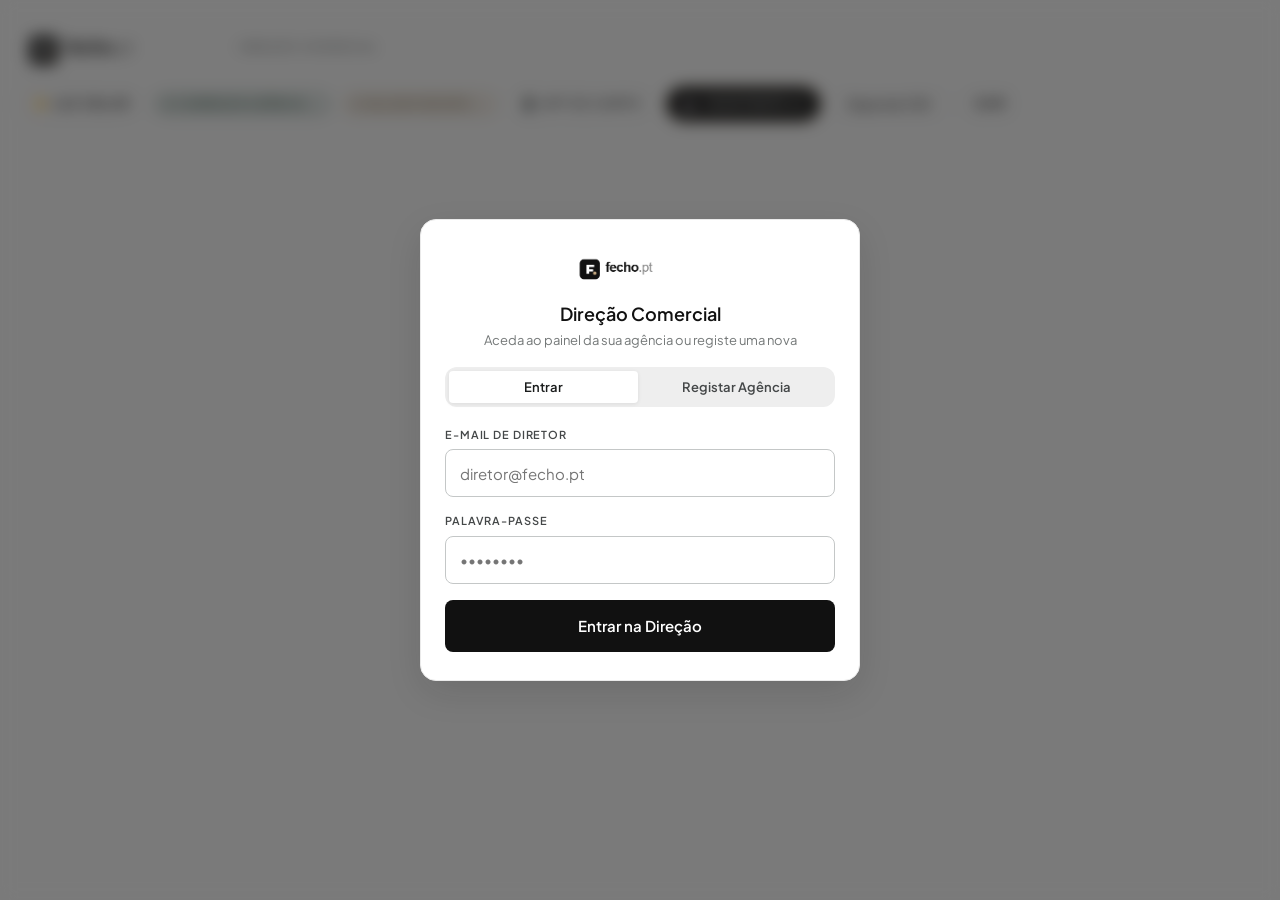
<file: static/backoffice.html>
<!DOCTYPE html>
<html lang="pt-PT">
<head>
  <meta charset="UTF-8">
  <meta name="viewport" content="width=device-width, initial-scale=1.0">
  <title>Fecho - Painel de Gestão da Agência (Backoffice)</title>

  <!-- Google Fonts: Plus Jakarta Sans -->
  <link rel="preconnect" href="https://fonts.googleapis.com">
  <link rel="preconnect" href="https://fonts.gstatic.com" crossorigin>
  <link href="https://fonts.googleapis.com/css2?family=Plus+Jakarta+Sans:wght@400;500;600;700&display=swap" rel="stylesheet">

  <!-- Estilos e Design Tokens (Editorial PropTech Luxury) -->
  <link rel="stylesheet" href="/static/css/design-tokens.css?v=17">
  <link rel="stylesheet" href="/static/css/style.css?v=17">
  <link rel="stylesheet" href="/static/css/team-meetings.css?v=17">
</head>
<body>
  <div class="backoffice-shell" id="backoffice-app">
    <!-- Cabeçalho do Backoffice -->
    <header style="display: flex; justify-content: space-between; align-items: center; padding-bottom: var(--spacing-margin); border-bottom: var(--border-hairline); margin-bottom: var(--spacing-md); flex-wrap: wrap; gap: 12px;">
      <div style="display: flex; align-items: center; gap: 16px;">
        <img src="/static/img/screen.png" alt="Fecho" class="brand-logo">
        <span class="label-caps" style="color: var(--color-outline); padding-left: 12px; border-left: var(--border-hairline);">Direção Comercial</span>
      </div>
      <div style="display: flex; align-items: center; gap: 10px; flex-wrap: wrap;">
        <button id="btn-sunlight-toggle-bo" class="status-pill" style="border: 1px solid var(--color-outline-variant); background: #ffffff; cursor: pointer; height: 36px; padding: 0 12px; font-size: 12px; display: flex; align-items: center; gap: 4px;" title="Alternar Modo Luz Solar Intensa">
          <span>☀️</span>
          <span id="sunlight-label-bo" style="font-weight: 600;">Luz Solar</span>
        </button>
        <span class="status-pill status-pill-notarized" id="agency-name-badge">A carregar agência...</span>
        <span class="status-pill status-pill-secondary" id="director-name-badge">A validar sessão...</span>
        <a href="/app?mode=app" class="status-pill" style="border: 1px solid var(--color-outline-variant); background: #ffffff; color: var(--color-on-surface); text-decoration: none; cursor: pointer; height: 36px; padding: 0 12px; font-size: 12px; display: flex; align-items: center; gap: 5px; font-weight: 600;" title="Abrir Assistente Móvel de Campo">
          <span>📱</span>
          <span>App de Campo</span>
        </a>
        <button class="status-pill" style="border: 1px solid var(--color-secondary); background: #111111; color: #ffffff; cursor: pointer; height: 36px; padding: 0 14px; font-size: 12px; display: flex; align-items: center; gap: 6px;" id="btn-open-ai-chat-bo" title="Abrir Assistente IA Gemini">
          <span>🤖</span>
          <span style="font-weight: 600;">Assistente IA</span>
        </button>
        <button class="btn-secondary-ghost" style="width: auto; padding: 0 16px; height: 36px; font-size: 13px;" id="btn-shortcut-export">
          Exportar CSV
        </button>

        <button class="status-pill" style="border: 1px solid var(--color-outline-variant); background: #ffffff; cursor: pointer; height: 36px; padding: 0 14px; font-size: 12px;" id="btn-backoffice-logout" title="Terminar Sessão">
          Sair
        </button>
      </div>
    </header>

    <!-- Banner de Status Offline (PWA) -->
    <div id="offline-status-banner-bo" style="display: none; background-color: var(--color-primary); color: #ffffff; padding: 8px 16px; font-size: 12px; font-weight: 600; text-align: center; border-radius: var(--radius-md); margin-bottom: var(--spacing-md); letter-spacing: 0.04em;">
      ⚡ Modo Offline Ativo • Exibindo dados locais em cache. Ações de rede serão sincronizadas ao restabelecer a ligação.
    </div>

    <!-- Aviso de Acesso Restrito (Exibido para perfil Consultor) -->
    <section id="rbac-warning-banner" class="card-tier1" style="display: none; border-color: var(--color-error); background-color: #fff9f9;">
      <span class="label-caps" style="color: var(--color-error); display: block; margin-bottom: 6px;">Acesso Restrito (RBAC)</span>
      <h3 style="font-size: 18px; font-weight: 600; color: var(--color-error); margin-bottom: 8px;">Área Exclusiva da Direção Comercial</h3>
      <p style="font-size: 14px; color: var(--color-on-surface-variant); margin-bottom: 16px; line-height: 1.6;">
        O seu perfil atual está configurado como <strong>Consultor</strong>. A visualização de métricas corporativas, auditorias, catálogo de objeções e parametrizações é estritamente restrita aos diretores da agência.
      </p>
      <a href="/" class="btn-primary-action" style="max-width: 260px; height: 44px; font-size: 13px;">Voltar ao Assistente Móvel</a>
    </section>

    <!-- Conteúdo Principal do Backoffice (Exibido para Diretor) -->
    <div id="backoffice-content" style="display: none;">
      <!-- Navegação em Abas -->
      <nav class="backoffice-nav-tabs">
        <button class="bo-tab-btn active" data-tab="tab-kpis">Painel & Assiduidade</button>
        <button class="bo-tab-btn" data-tab="tab-commercial">Direção Comercial</button>
        <button class="bo-tab-btn" data-tab="tab-team">Equipa Comercial</button>
        <button class="bo-tab-btn" data-tab="tab-team-meetings">Reuniões de Equipa</button>
        <button class="bo-tab-btn" data-tab="tab-leads">Captação & Angariação</button>
        <button class="bo-tab-btn" data-tab="tab-crm-sync">🔄 Sincronização CRM</button>
        <button class="bo-tab-btn" data-tab="tab-objections">Objeções por Imóvel</button>
        <button class="bo-tab-btn" data-tab="tab-tags">Catálogo de Objeções</button>
        <button class="bo-tab-btn" data-tab="tab-settings">Parâmetros Financeiros</button>
        <button class="bo-tab-btn" data-tab="tab-export">Centro de Exportação CSV</button>
      </nav>

      <!-- ===================================================================
           ABA 1: PAINEL DE KPIS E ASSIDUIDADE
           =================================================================== -->
      <div id="tab-kpis" class="bo-tab-content">
        <!-- Barra de Filtro de Período e Consultor -->
        <div class="bo-filter-bar">
          <div>
            <h2 style="font-size: 18px; font-weight: 600;" id="kpi-panel-title">Métricas Globais da Agência</h2>
            <p style="font-size: 13px; color: var(--color-outline); margin-top: 2px;" id="kpi-panel-subtitle">Assiduidade de visitas e adesão ao feedback por voz</p>
          </div>
          <div style="display: flex; align-items: center; gap: 10px; flex-wrap: wrap;">
            <div style="display: flex; align-items: center; gap: 8px;">
              <label for="kpi-scope-consultor" class="label-caps" style="color: var(--color-outline); font-size: 11px;">Visão:</label>
              <select id="kpi-scope-consultor" class="fecho-input" style="height: 38px; width: auto; font-size: 13px; padding: 0 12px; font-weight: 500;">
                <option value="">🏢 Toda a Equipa</option>
              </select>
            </div>
            <div class="bo-period-selector" id="kpi-period-selector">
              <button class="bo-period-btn" data-days="7">7 Dias</button>
              <button class="bo-period-btn active" data-days="30">30 Dias</button>
              <button class="bo-period-btn" data-days="90">90 Dias</button>
              <button class="bo-period-btn" data-days="">Todo o Histórico</button>
            </div>
          </div>
        </div>

        <!-- Grid de 4 Indicadores Principais -->
        <main style="display: grid; grid-template-columns: repeat(auto-fit, minmax(240px, 1fr)); gap: var(--spacing-margin); margin-bottom: var(--spacing-lg);">
          <div class="card-tier1" style="margin-bottom: 0;">
            <span class="label-caps" style="color: var(--color-outline); display: block; margin-bottom: 8px;">Visitas Realizadas</span>
            <div class="financial-display" id="kpi-total-visitas">0</div>
            <p style="font-size: 13px; color: var(--color-outline); margin-top: 4px;">Volume de visitas no período</p>
          </div>

          <div class="card-tier1" style="margin-bottom: 0;">
            <span class="label-caps" style="color: var(--color-outline); display: block; margin-bottom: 8px;">Taxa de Adesão ao Feedback</span>
            <div class="financial-display" id="kpi-taxa-adesao">0%</div>
            <div style="margin-top: 6px;">
              <span class="bo-progress-track">
                <span class="bo-progress-fill" id="kpi-adesao-bar" style="width: 0%;"></span>
              </span>
              <span style="font-size: 12px; color: var(--color-outline);" id="kpi-visitas-feedback-label">0 de 0 com notas</span>
            </div>
          </div>

          <div class="card-tier1" style="margin-bottom: 0;">
            <span class="label-caps" style="color: var(--color-outline); display: block; margin-bottom: 8px;">Prestação de Contas</span>
            <div class="financial-display" id="kpi-taxa-prestacao">0%</div>
            <p style="font-size: 13px; color: var(--color-outline); margin-top: 4px;" id="kpi-prestacao-label">Enviadas ao proprietário</p>
          </div>

          <div class="card-tier1" style="margin-bottom: 0;">
            <span class="label-caps" style="color: var(--color-outline); display: block; margin-bottom: 8px;">Interesse Médio / Objeção</span>
            <div class="financial-display" style="font-size: 24px;" id="kpi-interesse-medio">0.0 / 5</div>
            <p style="font-size: 13px; color: var(--color-secondary); font-weight: 500; margin-top: 4px;" id="kpi-top-objecao">Top: Nenhuma</p>
          </div>
        </main>

        <!-- Tabela de Performance & Assiduidade dos Consultores -->
        <section class="card-tier1">
          <div style="display: flex; justify-content: space-between; align-items: center; margin-bottom: var(--spacing-margin);">
            <h3 style="font-size: 16px; font-weight: 600;">Ranking de Assiduidade e Disciplina dos Consultores</h3>
            <span class="label-caps" style="color: var(--color-secondary);">Equipa Comercial</span>
          </div>

          <div class="bo-table-container">
            <table class="bo-table">
              <thead>
                <tr>
                  <th>Consultor</th>
                  <th>Email</th>
                  <th style="text-align: center;">Visitas Totais</th>
                  <th style="text-align: center;">Com Feedback</th>
                  <th>Taxa de Adesão</th>
                  <th style="text-align: center;">Nível Interesse</th>
                  <th>Última Visita</th>
                </tr>
              </thead>
              <tbody id="consultores-table-body">
                <tr>
                  <td colspan="7" style="text-align: center; color: var(--color-outline); padding: 24px;">A carregar dados dos consultores...</td>
                </tr>
              </tbody>
            </table>
          </div>
        </section>
      </div>

      <!-- ===================================================================
           ABA 2: INTELIGÊNCIA DE OBJEÇÕES E RENEGOCIAÇÃO DE PREÇOS
           =================================================================== -->
      <div id="tab-objections" class="bo-tab-content" style="display: none;">
        <div class="bo-filter-bar">
          <div>
            <h2 style="font-size: 18px; font-weight: 600;">Inteligência de Mercado & Objeções</h2>
            <p style="font-size: 13px; color: var(--color-outline); margin-top: 2px;">Consolidação estatística para fundamentação de renegociação de preços com proprietários</p>
          </div>
          <div style="display: flex; align-items: center; gap: 10px;">
            <label for="bo-select-property" class="label-caps" style="color: var(--color-outline);">Filtrar Imóvel:</label>
            <select id="bo-select-property" class="fecho-input" style="height: 38px; width: 320px; font-size: 13px;">
              <option value="">Toda a Carteira da Agência</option>
            </select>
          </div>
        </div>

        <!-- Resumo do Imóvel Selecionado -->
        <div class="card-tier1" id="property-summary-banner" style="background: var(--color-surface); margin-bottom: var(--spacing-margin);">
          <div style="display: flex; justify-content: space-between; align-items: center; flex-wrap: wrap; gap: 12px;">
            <div>
              <span class="status-pill status-pill-secondary" id="obj-prop-status">Ativo</span>
              <h3 style="font-size: 18px; font-weight: 600; margin: 4px 0;" id="obj-prop-title">Toda a Agência</h3>
              <p style="font-size: 13px; color: var(--color-outline);" id="obj-prop-owner">Proprietário: Todos</p>
            </div>
            <div style="text-align: right;">
              <span class="label-caps" style="color: var(--color-outline); display: block;">Preço Atual</span>
              <div class="financial-display" style="font-size: 26px;" id="obj-prop-price">-- €</div>
            </div>
          </div>
        </div>

        <!-- Gráfico Consolidado de Distribuição de Objeções -->
        <section class="card-tier1">
          <div style="display: flex; justify-content: space-between; align-items: center; margin-bottom: var(--spacing-margin);">
            <div>
              <h3 style="font-size: 16px; font-weight: 600;">Distribuição de Objeções Levantadas</h3>
              <p style="font-size: 12px; color: var(--color-outline); margin-top: 2px;" id="obj-chart-subtitle">Calculado sobre visitas realizadas</p>
            </div>
            <span class="label-caps" style="color: var(--color-secondary);">Estatística de Visitas</span>
          </div>

          <div id="objections-chart-container" style="padding: 10px 0;">
            <div style="text-align: center; color: var(--color-outline); padding: 30px;">A carregar estatísticas de objeções...</div>
          </div>
        </section>

        <!-- Bloco de Parecer Técnico e Argumentação de Preço -->
        <div class="negotiation-box">
          <div style="display: flex; justify-content: space-between; align-items: center; margin-bottom: 8px;">
            <div style="display: flex; align-items: center; gap: 8px;">
              <span class="label-caps" style="color: var(--color-secondary);">Parecer Técnico para Proprietário</span>
            </div>
            <span class="status-pill status-pill-secondary">Pronto a Enviar</span>
          </div>
          <p style="font-size: 13px; color: #584323; margin-bottom: 8px;">
            Argumento baseado nos dados reais das visitas para justificar a recomendação de reposicionamento de preço:
          </p>
          <textarea id="negotiation-text-preview" class="negotiation-textarea" readonly></textarea>
          <div style="display: flex; justify-content: flex-end; gap: 10px; flex-wrap: wrap;">
            <button class="btn-secondary-ghost" style="width: auto; height: 40px; padding: 0 18px; font-size: 13px;" id="btn-copy-negotiation">
              Copiar Argumento
            </button>
            <button class="btn-primary-action" style="width: auto; height: 40px; padding: 0 18px; font-size: 13px; background: #15803d;" id="btn-send-negotiation-whatsapp">
              Enviar via WhatsApp ao Proprietário
            </button>
          </div>
        </div>
      </div>

      <!-- ===================================================================
           ABA 3: GESTÃO DO CATÁLOGO DE TAGS DE OBJEÇÃO
           =================================================================== -->
      <div id="tab-tags" class="bo-tab-content" style="display: none;">
        <div class="bo-filter-bar">
          <div>
            <h2 style="font-size: 18px; font-weight: 600;">Catálogo Corporativo de Objeções</h2>
            <p style="font-size: 13px; color: var(--color-outline); margin-top: 2px;">Padronização das tags utilizadas pelos consultores no assistente de visitas</p>
          </div>
          <button class="btn-primary-action" style="width: auto; height: 40px; padding: 0 18px; font-size: 13px;" id="btn-open-create-tag-modal">
            + Nova Tag de Objeção
          </button>
        </div>

        <section class="card-tier1">
          <div class="bo-table-container">
            <table class="bo-table">
              <thead>
                <tr>
                  <th>ID</th>
                  <th>Tag de Objeção</th>
                  <th>Categoria</th>
                  <th style="text-align: center;">Estado</th>
                  <th style="text-align: right;">Ação</th>
                </tr>
              </thead>
              <tbody id="tags-table-body">
                <tr>
                  <td colspan="5" style="text-align: center; color: var(--color-outline); padding: 24px;">A carregar catálogo de tags...</td>
                </tr>
              </tbody>
            </table>
          </div>
        </section>
      </div>

      <!-- ===================================================================
           ABA 4: PARÂMETROS FINANCEIROS E OPERACIONAIS
           =================================================================== -->
      <div id="tab-settings" class="bo-tab-content" style="display: none;">
        <div class="bo-filter-bar">
          <div>
            <h2 style="font-size: 18px; font-weight: 600;">Parâmetros Financeiros e Operacionais</h2>
            <p style="font-size: 13px; color: var(--color-outline); margin-top: 2px;">Taxas de referência corporativas e parametrizações remotas da agência</p>
          </div>
        </div>

        <section class="card-tier1" style="max-width: 720px;">
          <form id="agency-settings-form">
            <div style="display: grid; grid-template-columns: 1fr 1fr; gap: 16px;">
              <div class="fecho-form-group">
                <label class="fecho-label" for="setting-spread">Spread de Referência (%)</label>
                <input type="number" step="0.01" min="0" max="10" id="setting-spread" class="fecho-input" required>
                <span style="font-size: 11px; color: var(--color-outline); margin-top: 4px;">Usado no simulador de crédito (ex: 0.85%)</span>
              </div>

              <div class="fecho-form-group">
                <label class="fecho-label" for="setting-stress">Taxa de Stress (%)</label>
                <input type="number" step="0.01" min="0" max="10" id="setting-stress" class="fecho-input" required>
                <span style="font-size: 11px; color: var(--color-outline); margin-top: 4px;">Margem prudencial de taxa de juro (ex: 1.50%)</span>
              </div>
            </div>

            <div style="display: grid; grid-template-columns: 1fr 1fr; gap: 16px;">
              <div class="fecho-form-group">
                <label class="fecho-label" for="setting-prazo">Prazo Máximo de Financiamento (Anos)</label>
                <input type="number" step="1" min="1" max="50" id="setting-prazo" class="fecho-input" required>
                <span style="font-size: 11px; color: var(--color-outline); margin-top: 4px;">Prazo sugerido de amortização (ex: 30)</span>
              </div>

              <div class="fecho-form-group">
                <label class="fecho-label" for="setting-ltv">LTV Máximo Financiável (%)</label>
                <input type="number" step="0.5" min="10" max="100" id="setting-ltv" class="fecho-input" required>
                <span style="font-size: 11px; color: var(--color-outline); margin-top: 4px;">Percentual máximo sobre a avaliação (ex: 85%)</span>
              </div>
            </div>

            <div class="fecho-form-group">
              <label class="fecho-label" for="setting-hora-aniversario">Horário da Notificação Matinal de Aniversário</label>
              <input type="text" pattern="^\d{2}:\d{2}$" id="setting-hora-aniversario" class="fecho-input" style="max-width: 180px;" placeholder="09:00" required>
              <span style="font-size: 11px; color: var(--color-outline); margin-top: 4px;">Horário no qual os consultores recebem lembretes de escritura</span>
            </div>

            <div id="settings-status-alert" style="display: none; padding: 12px; border-radius: var(--radius-default); margin-bottom: 16px; font-size: 13px;"></div>

            <div style="display: flex; justify-content: flex-end; margin-top: 8px;">
              <button type="submit" class="btn-primary-action" style="width: auto; padding: 0 28px; height: 46px;" id="btn-save-settings">
                Guardar Parametrizações
              </button>
            </div>
          </form>
        </section>
      </div>

      <!-- ===================================================================
           ABA 5: CENTRO DE EXPORTAÇÃO ABERTA CSV
           =================================================================== -->
      <div id="tab-export" class="bo-tab-content" style="display: none;">
        <div class="bo-filter-bar">
          <div>
            <h2 style="font-size: 18px; font-weight: 600;">Centro de Exportação Aberta CSV</h2>
            <p style="font-size: 13px; color: var(--color-outline); margin-top: 2px;">Formatos abertos em UTF-8 com BOM (\ufeff) e separador ';' para compatibilidade nativa com Microsoft Excel e Apple Numbers</p>
          </div>
        </div>

        <div class="export-grid">
          <!-- Card 1: Visitas -->
          <div class="export-card">
            <div>
              <span class="label-caps" style="color: var(--color-secondary);">Operacional</span>
              <h3 style="font-size: 16px; font-weight: 600; margin: 6px 0 8px;">Relatório de Visitas</h3>
              <p style="font-size: 13px; color: var(--color-on-surface-variant); line-height: 1.5; margin-bottom: 20px;">
                Exporta todas as visitas efetuadas pelos consultores com dados do cliente, transcrições, duração de áudio e notas estruturadas.
              </p>
            </div>
            <button class="btn-secondary-ghost" style="height: 42px; font-size: 13px;" onclick="handleCsvExport('visitas', this)">
              Descarregar Visitas.csv
            </button>
          </div>

          <!-- Card 2: Imóveis -->
          <div class="export-card">
            <div>
              <span class="label-caps" style="color: var(--color-secondary);">Património</span>
              <h3 style="font-size: 16px; font-weight: 600; margin: 6px 0 8px;">Carteira de Imóveis</h3>
              <p style="font-size: 13px; color: var(--color-on-surface-variant); line-height: 1.5; margin-bottom: 20px;">
                Exporta a carteira ativa, reservada e vendida da agência, com dados fiscais, preços, áreas brutas e dados de escrituras.
              </p>
            </div>
            <button class="btn-secondary-ghost" style="height: 42px; font-size: 13px;" onclick="handleCsvExport('imoveis', this)">
              Descarregar Imóveis.csv
            </button>
          </div>

          <!-- Card 3: Objeções -->
          <div class="export-card">
            <div>
              <span class="label-caps" style="color: var(--color-secondary);">Estatística</span>
              <h3 style="font-size: 16px; font-weight: 600; margin: 6px 0 8px;">Objeções Consolidadas</h3>
              <p style="font-size: 13px; color: var(--color-on-surface-variant); line-height: 1.5; margin-bottom: 20px;">
                Exporta o levantamento das barreiras de fecho por imóvel, com volume de ocorrências e percentual sobre o total de visitas.
              </p>
            </div>
            <button class="btn-secondary-ghost" style="height: 42px; font-size: 13px;" onclick="handleCsvExport('objecoes', this)">
              Descarregar Objeções.csv
            </button>
          </div>

          <!-- Card 4: Contactos / Pós-Venda -->
          <div class="export-card">
            <div>
              <span class="label-caps" style="color: var(--color-secondary);">Relacionamento</span>
              <h3 style="font-size: 16px; font-weight: 600; margin: 6px 0 8px;">Esfera de Influência</h3>
              <p style="font-size: 13px; color: var(--color-on-surface-variant); line-height: 1.5; margin-bottom: 20px;">
                Exporta compradores e contactos pós-venda com datas de celebração de escritura, refletindo o status de proteção RGPD.
              </p>
            </div>
            <button class="btn-secondary-ghost" style="height: 42px; font-size: 13px;" onclick="handleCsvExport('contactos', this)">
              Descarregar Contactos.csv
            </button>
          </div>
        </div>
      </div>

      <!-- ===================================================================
           ABA: REUNIÕES DE EQUIPA (COLETIVA) — PRESENÇA E ATIVIDADE
           =================================================================== -->
      <div id="tab-team-meetings" class="bo-tab-content" style="display: none;">
        <div class="bo-filter-bar">
          <div>
            <h2 style="font-size: 18px; font-weight: 600;">Reuniões de Equipa</h2>
            <p style="font-size: 13px; color: var(--color-outline); margin-top: 2px;">
              Registe a presença de cada consultor e lance a atividade reportada na reunião. Os números alimentam KPIs, funil e performance sem duplicar registos.
            </p>
          </div>
          <div class="tm-toolbar">
            <label for="tm-tipo" class="visually-hidden">Tipo de reunião</label>
            <select id="tm-tipo" aria-label="Tipo de reunião">
              <option value="diaria">Diária</option>
              <option value="semanal">Semanal</option>
              <option value="outra">Outra</option>
            </select>
            <button type="button" id="tm-btn-start" class="btn-primary-action" style="width: auto; padding: 0 20px; height: 44px;">▶ Iniciar Reunião de Hoje</button>
          </div>
        </div>

        <div id="tm-editor"></div>

        <div style="display: grid; grid-template-columns: repeat(auto-fit, minmax(340px, 1fr)); gap: 20px;">
          <section class="tm-card" aria-labelledby="tm-hist-title">
            <div class="tm-card-head"><h3 id="tm-hist-title">Histórico de Reuniões</h3></div>
            <ul id="tm-history-list" class="tm-history"><li class="tm-meta">A carregar...</li></ul>
          </section>
          <section class="tm-card" aria-labelledby="tm-stats-title">
            <div class="tm-card-head">
              <div>
                <h3 id="tm-stats-title">Assiduidade nas Reuniões</h3>
                <div id="tm-stats-total" class="tm-meta"></div>
              </div>
              <div class="tm-period" role="group" aria-label="Período">
                <button type="button" data-dias="7">7 dias</button>
                <button type="button" data-dias="30" class="active">30 dias</button>
                <button type="button" data-dias="90">90 dias</button>
              </div>
            </div>
            <div class="tm-grid-wrap">
              <table class="tm-grid">
                <thead><tr><th scope="col">Consultor</th><th scope="col">Pres.</th><th scope="col">Atraso</th><th scope="col">Aus.</th><th scope="col">Just.</th><th scope="col">Assiduidade</th></tr></thead>
                <tbody id="tm-stats-body"></tbody>
              </table>
            </div>
            <p class="tm-meta" style="margin-top: 10px;">Assiduidade = (Presentes + Atrasos) ÷ (Total − Justificadas). 🟢 ≥ 90% · 🟡 70–89% · 🔴 &lt; 70%</p>
          </section>
        </div>
      </div>

      <!-- ===================================================================
           ABA: SINCRONIZAÇÃO DE CARTEIRA DE IMÓVEIS COM CRMs EXTERNOS
           =================================================================== -->
      <div id="tab-crm-sync" class="bo-tab-content" style="display: none;">
        <div class="bo-filter-bar">
          <div>
            <h2 style="font-size: 18px; font-weight: 600;">Sincronização com CRMs Externos (Feeds XML & JSON)</h2>
            <p style="font-size: 13px; color: var(--color-outline); margin-top: 2px;">
              Sincronize automaticamente a carteira de imóveis da agência a partir de eGO Real Estate, Casafari CRM, X-Feed, Kyero e outros integradores.
            </p>
          </div>
        </div>

        <div style="display: grid; grid-template-columns: repeat(auto-fit, minmax(320px, 1fr)); gap: 24px;">
          <!-- Card de Sincronização por URL Remota / Feed Content -->
          <section class="card-tier1">
            <h3 style="font-size: 16px; font-weight: 600; margin-bottom: 12px;">Sincronizar Carteira Remota</h3>
            <form id="form-crm-sync">
              <div class="fecho-form-group" style="margin-bottom: 16px;">
                <label for="crm-feed-url" class="label-caps">URL Remota do Feed (XML ou JSON)</label>
                <input type="url" id="crm-feed-url" class="fecho-input" placeholder="https://crm.exemplo.com/export_feed.xml" style="height: 44px; font-size: 13px;">
                <small style="color: var(--color-outline); font-size: 11px; margin-top: 4px; display: block;">
                  Suporta Feeds XML (eGO, Casafari, X-Feed, Kyero) e APIs REST JSON.
                </small>
              </div>

              <div style="display: grid; grid-template-columns: 1fr 1fr; gap: 12px; margin-bottom: 16px;">
                <div class="fecho-form-group">
                  <label for="crm-feed-type" class="label-caps">Tipo de Feed</label>
                  <select id="crm-feed-type" class="fecho-input" style="height: 44px; font-size: 13px;">
                    <option value="auto">Deteção Automática</option>
                    <option value="xml">XML (eGO / Casafari / X-Feed / Kyero)</option>
                    <option value="json">JSON API</option>
                  </select>
                </div>
                <div class="fecho-form-group">
                  <label for="crm-default-consultor" class="label-caps">Consultor Padrão</label>
                  <select id="crm-default-consultor" class="fecho-input" style="height: 44px; font-size: 13px;">
                    <option value="">Atribuir ao Diretor</option>
                  </select>
                </div>
              </div>

              <div class="fecho-form-group" style="margin-bottom: 20px;">
                <label for="crm-feed-content" class="label-caps">Ou Cole o Conteúdo do Feed (XML / JSON direto)</label>
                <textarea id="crm-feed-content" class="fecho-input" rows="5" placeholder="<properties><property><id>REF123</id><title>Apartamento T2</title><price>250000</price>...</property></properties>" style="font-family: monospace; font-size: 12px; font-weight: 400; padding: 10px;"></textarea>
              </div>

              <div id="crm-sync-error" style="color: var(--color-error); font-size: 13px; margin-bottom: 12px; display: none;"></div>

              <button type="submit" class="btn-primary-action" id="btn-submit-crm-sync" style="height: 46px; font-size: 14px; width: 100%;">
                🔄 Iniciar Sincronização CRM
              </button>
            </form>
          </section>

          <!-- Card de Resultados / Instruções -->
          <section class="card-tier1">
            <h3 style="font-size: 16px; font-weight: 600; margin-bottom: 12px;">Resultado da Úlitma Sincronização</h3>
            <div id="crm-sync-result-box" style="padding: 16px; background: #f9f9f9; border-radius: 8px; border: var(--border-hairline);">
              <p style="font-size: 13px; color: var(--color-outline); margin: 0;">Ainda não foi executada nenhuma sincronização nesta sessão.</p>
            </div>

            <div style="margin-top: 24px; padding-top: 16px; border-top: var(--border-hairline);">
              <h4 style="font-size: 14px; font-weight: 600; margin-bottom: 8px;">ℹ️ Plataformas Imobiliárias Suportadas:</h4>
              <ul style="font-size: 13px; color: var(--color-on-surface-variant); padding-left: 18px; margin: 0; line-height: 1.6;">
                <li><strong>eGO Real Estate:</strong> Feeds XML de exportação de imóveis em carteira.</li>
                <li><strong>Casafari CRM:</strong> Feeds XML e endpoints JSON de imóveis angariados.</li>
                <li><strong>X-Feed / Kyero:</strong> Padrão imobiliário ibérico para portais e agregadores.</li>
                <li><strong>APIs REST Personalizadas:</strong> Qualquer endpoint JSON contendo array de propriedades.</li>
              </ul>
            </div>
          </section>
        </div>
      </div>

      <!-- ===================================================================
           ABA 6: CAPTAÇÃO E ANGARIAÇÃO (FONTES ABERTAS & FSBO)
           =================================================================== -->
      <div id="tab-leads" class="bo-tab-content">
        <!-- Barra de Ações e Filtro de Captação -->
        <div class="bo-filter-bar">
          <div>
            <h2 style="font-size: 18px; font-weight: 600;">Oportunidades de Captação & Angariação</h2>
            <p style="font-size: 13px; color: var(--color-outline); margin-top: 2px;">
              Leilões públicos judiciais (e-leilões.pt) e proprietários particulares (OLX Portugal)
            </p>
          </div>
          <div style="display: flex; gap: 8px; flex-wrap: wrap; align-items: center;">
            <button class="status-pill" style="border: 1px solid var(--color-secondary); background: var(--color-secondary-container); color: var(--color-on-secondary-container); cursor: pointer; height: 38px; padding: 0 14px; font-size: 12px; font-weight: 600;" id="btn-trigger-scan">
              ⚡ Executar Varredura
            </button>
            <button class="status-pill" style="border: 1px solid var(--color-outline-variant); background: #ffffff; cursor: pointer; height: 38px; padding: 0 14px; font-size: 12px; font-weight: 600;" id="btn-open-extract-url">
              🔗 Capturar via Link
            </button>
            <button class="btn-primary-action" style="width: auto; height: 38px; padding: 0 16px; font-size: 12px;" id="btn-open-manual-lead">
              + Inserir Oportunidade
            </button>
          </div>
        </div>

        <!-- 4 Indicadores de Captação -->
        <main style="display: grid; grid-template-columns: repeat(auto-fit, minmax(220px, 1fr)); gap: var(--spacing-margin); margin-bottom: var(--spacing-lg);">
          <div class="card-tier1" style="margin-bottom: 0;">
            <span class="label-caps" style="color: var(--color-outline); display: block; margin-bottom: 8px;">Total Oportunidades</span>
            <div class="financial-display" id="lead-kpi-total">0</div>
            <p style="font-size: 13px; color: var(--color-outline); margin-top: 4px;">Na zona da agência</p>
          </div>

          <div class="card-tier1" style="margin-bottom: 0;">
            <span class="label-caps" style="color: var(--color-secondary); display: block; margin-bottom: 8px;">Hastas Públicas (e-Leilões)</span>
            <div class="financial-display" style="color: var(--color-secondary);" id="lead-kpi-eleiloes">0</div>
            <p style="font-size: 13px; color: var(--color-outline); margin-top: 4px;">Execuções e penhoras judiciais</p>
          </div>

          <div class="card-tier1" style="margin-bottom: 0;">
            <span class="label-caps" style="color: var(--color-outline); display: block; margin-bottom: 8px;">Particulares (OLX FSBO)</span>
            <div class="financial-display" id="lead-kpi-olx">0</div>
            <p style="font-size: 13px; color: var(--color-outline); margin-top: 4px;">Venda direta proprietário</p>
          </div>

          <div class="card-tier1" style="margin-bottom: 0;">
            <span class="label-caps" style="color: var(--color-outline); display: block; margin-bottom: 8px;">Taxa de Conversão</span>
            <div class="financial-display" id="lead-kpi-conversao">0%</div>
            <p style="font-size: 13px; color: var(--color-outline); margin-top: 4px;" id="lead-kpi-convertidas-label">0 convertidas na carteira</p>
          </div>
        </main>

        <!-- Chips Rápidos de Concelhos de Portugal -->
        <div style="margin-bottom: 12px; display: flex; align-items: center; gap: 8px; flex-wrap: wrap;">
          <span class="label-caps" style="font-size: 11px; color: var(--color-outline);">Concelhos Rápidos:</span>
          <div style="display: flex; gap: 6px; flex-wrap: wrap;" id="bo-lead-concelho-chips">
            <button type="button" class="status-pill active" style="cursor: pointer; font-size: 11px; padding: 4px 10px;" data-concelho="">Todos</button>
            <button type="button" class="status-pill" style="cursor: pointer; font-size: 11px; padding: 4px 10px; background: #ffffff; border: 1px solid var(--color-outline-variant);" data-concelho="Lisboa">Lisboa</button>
            <button type="button" class="status-pill" style="cursor: pointer; font-size: 11px; padding: 4px 10px; background: #ffffff; border: 1px solid var(--color-outline-variant);" data-concelho="Cascais">Cascais</button>
            <button type="button" class="status-pill" style="cursor: pointer; font-size: 11px; padding: 4px 10px; background: #ffffff; border: 1px solid var(--color-outline-variant);" data-concelho="Oeiras">Oeiras</button>
            <button type="button" class="status-pill" style="cursor: pointer; font-size: 11px; padding: 4px 10px; background: #ffffff; border: 1px solid var(--color-outline-variant);" data-concelho="Sintra">Sintra</button>
            <button type="button" class="status-pill" style="cursor: pointer; font-size: 11px; padding: 4px 10px; background: #ffffff; border: 1px solid var(--color-outline-variant);" data-concelho="Porto">Porto</button>
            <button type="button" class="status-pill" style="cursor: pointer; font-size: 11px; padding: 4px 10px; background: #ffffff; border: 1px solid var(--color-outline-variant);" data-concelho="Matosinhos">Matosinhos</button>
            <button type="button" class="status-pill" style="cursor: pointer; font-size: 11px; padding: 4px 10px; background: #ffffff; border: 1px solid var(--color-outline-variant);" data-concelho="Faro">Faro</button>
          </div>
        </div>

        <!-- Filtros Rápidos de Listagem -->
        <section class="card-tier1" style="padding: 16px; margin-bottom: var(--spacing-md);">
          <div style="display: flex; gap: 12px; flex-wrap: wrap; align-items: center;">
            <div style="flex: 1; min-width: 160px;">
              <label class="label-caps" style="font-size: 11px; margin-bottom: 4px; display: block;">Fonte</label>
              <select id="filter-lead-fonte" class="fecho-input" style="height: 38px; font-size: 13px;">
                <option value="">Todas as Fontes</option>
                <option value="e-leiloes">e-Leilões (Hasta Pública)</option>
                <option value="olx">OLX (Particulares)</option>
                <option value="manual">Manual / Registadas</option>
              </select>
            </div>
            <div style="flex: 1; min-width: 160px;">
              <label class="label-caps" style="font-size: 11px; margin-bottom: 4px; display: block;">Fase da Prospecção</label>
              <select id="filter-lead-status" class="fecho-input" style="height: 38px; font-size: 13px;">
                <option value="">Todas as Fases</option>
                <option value="Novo">Novo (Aguardando Abordagem)</option>
                <option value="Em Prospeccao">Em Prospecção</option>
                <option value="Convertido">Convertido na Carteira</option>
                <option value="Descartado">Descartado</option>
                <option value="Oposicao_RGPD">Oposição RGPD</option>
              </select>
            </div>
            <div style="flex: 1; min-width: 160px;">
              <label class="label-caps" style="font-size: 11px; margin-bottom: 4px; display: block;">Concelho</label>
              <input type="text" id="filter-lead-concelho" class="fecho-input" placeholder="ex: Lisboa, Cascais, Porto..." style="height: 38px; font-size: 13px;">
            </div>
            <div style="flex: 1; min-width: 160px;">
              <label class="label-caps" style="font-size: 11px; margin-bottom: 4px; display: block;">Pesquisa Livre</label>
              <input type="text" id="filter-lead-busca" class="fecho-input" placeholder="Título, rua, referência..." style="height: 38px; font-size: 13px;">
            </div>
            <div style="align-self: flex-end;">
              <button class="status-pill" style="border: 1px solid var(--color-outline-variant); background: #ffffff; cursor: pointer; height: 38px; padding: 0 16px; font-size: 12px; font-weight: 600;" id="btn-apply-lead-filters">
                Filtrar
              </button>
            </div>
          </div>
        </section>

        <!-- Tabela de Oportunidades -->
        <section class="card-tier1">
          <div style="display: flex; justify-content: space-between; align-items: center; margin-bottom: var(--spacing-margin);">
            <h3 style="font-size: 16px; font-weight: 600;">Oportunidades Disponíveis para Angariação</h3>
            <span class="label-caps" style="color: var(--color-secondary);" id="leads-count-label">A carregar...</span>
          </div>

          <div class="bo-table-container">
            <table class="bo-table">
              <thead>
                <tr>
                  <th>Fonte</th>
                  <th>Imóvel & Referência</th>
                  <th>Tipologia / Concelho</th>
                  <th style="text-align: right;">Preço Pedido / Base</th>
                  <th>Contacto / Anunciante</th>
                  <th>Fase</th>
                  <th style="text-align: right;">Ações</th>
                </tr>
              </thead>
              <tbody id="leads-table-body">
                <tr>
                  <td colspan="7" style="text-align: center; color: var(--color-outline); padding: 24px;">A carregar oportunidades de captação...</td>
                </tr>
              </tbody>
            </table>
          </div>
        </section>
      </div>

      <!-- ===================================================================
           ABA: EQUIPA COMERCIAL (GESTÃO DE CONSULTORES E RBAC)
           =================================================================== -->
      <div id="tab-team" class="bo-tab-content" style="display: none;">
        <!-- Barra de Ações do Topo -->
        <div class="bo-filter-bar" style="margin-bottom: var(--spacing-md); display: flex; justify-content: space-between; align-items: center; flex-wrap: wrap; gap: 12px;">
          <div>
            <h2 style="font-size: 18px; font-weight: 600;">Equipa Comercial da Agência</h2>
            <p style="font-size: 13px; color: var(--color-outline); margin-top: 2px;">Adicione consultores, ative/desative acessos e controle credenciais da sua loja</p>
          </div>
          <div style="display: flex; gap: 10px; align-items: center; flex-wrap: wrap;">
            <button type="button" class="btn-secondary-ghost" style="width: auto; height: 38px; padding: 0 16px; font-size: 13px; display: inline-flex; align-items: center; gap: 6px;" id="btn-open-modal-import-team">
              <span>📥</span> Importar Planilha (Excel/CSV)
            </button>
            <button class="btn-primary-action" style="width: auto; height: 38px; padding: 0 16px; font-size: 13px; display: inline-flex; align-items: center; gap: 6px;" id="btn-open-modal-consultor">
              <span>+</span> Novo Consultor
            </button>
          </div>
        </div>

        <!-- 4 Indicadores Estratégicos da Equipa -->
        <main style="display: grid; grid-template-columns: repeat(auto-fit, minmax(220px, 1fr)); gap: var(--spacing-margin); margin-bottom: var(--spacing-lg);">
          <div class="card-tier1" style="margin-bottom: 0;">
            <span class="label-caps" style="color: var(--color-outline); display: block; margin-bottom: 8px;">Total de Consultores</span>
            <div class="financial-display" id="team-kpi-total-consultores">0</div>
            <p style="font-size: 13px; color: var(--color-outline); margin-top: 4px;" id="team-kpi-ativos-sub">0 ativos na loja</p>
          </div>

          <div class="card-tier1" style="margin-bottom: 0;">
            <span class="label-caps" style="color: var(--color-outline); display: block; margin-bottom: 8px;">Faturação Atingida (Mês)</span>
            <div class="financial-display" style="color: var(--color-primary);" id="team-kpi-faturacao-total">0,00 €</div>
            <p style="font-size: 13px; color: var(--color-outline); margin-top: 4px;" id="team-kpi-media-sub">Média: 0,00 € / consultor</p>
          </div>

          <div class="card-tier1" style="margin-bottom: 0;">
            <span class="label-caps" style="color: var(--color-outline); display: block; margin-bottom: 8px;">Meta Projetada & Cumprimento</span>
            <div class="financial-display" id="team-kpi-cumprimento-global">0%</div>
            <p style="font-size: 13px; color: var(--color-outline); margin-top: 4px;" id="team-kpi-meta-sub">Meta da Loja: 0,00 €</p>
          </div>

          <div class="card-tier1" style="margin-bottom: 0;">
            <span class="label-caps" style="color: var(--color-outline); display: block; margin-bottom: 8px;">Carteira Total de Imóveis</span>
            <div class="financial-display" id="team-kpi-imoveis-total">0</div>
            <p style="font-size: 13px; color: var(--color-outline); margin-top: 4px;" id="team-kpi-imoveis-media-sub">Média: 0 ativos / consultor</p>
          </div>
        </main>

        <!-- Tabela de Consultores -->
        <section class="card-tier1">
          <div style="display: flex; justify-content: space-between; align-items: center; margin-bottom: var(--spacing-margin); flex-wrap: wrap; gap: 8px;">
            <h3 style="font-size: 16px; font-weight: 600;">Consultores Registados & Estatísticas Individuais</h3>
            <span class="label-caps" style="color: var(--color-secondary);" id="team-consultores-count">A carregar...</span>
          </div>

          <div class="bo-table-container">
            <table class="bo-table">
              <thead>
                <tr>
                  <th>Consultor</th>
                  <th style="text-align: center;">Imóveis Ativos</th>
                  <th style="text-align: right;">Meta Projetada</th>
                  <th style="text-align: right;">Faturação Atingida</th>
                  <th style="text-align: right;">Em Falta (Gap)</th>
                  <th style="text-align: center;">% Meta</th>
                  <th style="text-align: center;">Peso Loja</th>
                  <th style="text-align: center;">Visitas (Mês)</th>
                  <th style="text-align: center;">Trajetória</th>
                  <th style="text-align: center;">Estado</th>
                  <th style="text-align: right;">Ações de Gestão</th>
                </tr>
              </thead>
              <tbody id="team-consultores-table-body">
                <tr>
                  <td colspan="11" style="text-align: center; color: var(--color-outline); padding: 24px;">A carregar equipa comercial...</td>
                </tr>
              </tbody>
            </table>
          </div>
        </section>
      </div>

      <!-- ===================================================================
           ABA: DIREÇÃO COMERCIAL & GESTÃO ATIVA DE EQUIPA (FSD 8)
           =================================================================== -->
      <div id="tab-commercial" class="bo-tab-content" style="display: none;">
        <!-- Barra Superior de Filtros e Ações Estratégicas -->
        <div class="bo-filter-bar" style="margin-bottom: var(--spacing-md); display: flex; justify-content: space-between; align-items: center; flex-wrap: wrap; gap: 12px;">
          <div>
            <div style="display: flex; align-items: center; gap: 8px;">
              <span class="label-caps" style="color: var(--color-secondary);">Módulo Estratégico</span>
              <span class="status-pill status-pill-notarized" style="font-size: 11px;">Fase 1 • MVP</span>
            </div>
            <h2 style="font-size: 20px; font-weight: 700; color: var(--color-primary); margin-top: 4px;">Direção Comercial & Aceleração de Resultados</h2>
            <p style="font-size: 13px; color: var(--color-outline); margin-top: 2px;">
              Controlo do ritmo de metas, pipeline ponderado, funil de 7 etapas e semáforo de apoio aos consultores.
            </p>
          </div>

          <div style="display: flex; align-items: center; gap: 10px; flex-wrap: wrap;">
            <!-- Seletor de Escopo (Loja vs Consultor Individual) -->
            <div style="display: flex; align-items: center; gap: 8px;">
              <label for="commercial-scope-consultor" class="label-caps" style="color: var(--color-outline); font-size: 11px;">Visão:</label>
              <select id="commercial-scope-consultor" class="fecho-input" style="height: 38px; width: auto; font-size: 13px; padding: 0 12px; font-weight: 600;">
                <option value="">🏢 Toda a Loja / Equipa</option>
              </select>
            </div>

            <!-- Seletor de Período Temporal -->
            <div class="bo-period-selector" id="commercial-period-selector">
              <button class="bo-period-btn" data-period="7_dias">7 Dias</button>
              <button class="bo-period-btn active" data-period="este_mes">Este Mês</button>
              <button class="bo-period-btn" data-period="mes_anterior">Mês Anterior</button>
              <button class="bo-period-btn" data-period="90_dias">90 Dias</button>
              <button class="bo-period-btn" data-period="historico">Todo o Histórico</button>
            </div>

            <!-- Botões de Ação Decisiva -->
            <button class="btn-secondary-ghost" style="width: auto; height: 38px; padding: 0 14px; font-size: 13px; display: inline-flex; align-items: center; gap: 6px;" id="btn-open-modal-deal">
              <span>+</span> Novo Negócio / Deal
            </button>
            <button class="btn-primary-action" style="width: auto; height: 38px; padding: 0 16px; font-size: 13px; display: inline-flex; align-items: center; gap: 6px;" id="btn-open-modal-goals">
              <span>🎯</span> Definir Metas
            </button>
          </div>
        </div>

        <!-- Banner de Foco Individual (Exibido quando um consultor específico é selecionado) -->
        <div id="commercial-individual-banner" class="card-tier1" style="display: none; background: #faf9f6; margin-bottom: var(--spacing-lg); border-left: 4px solid var(--color-primary);">
          <div style="display: flex; justify-content: space-between; align-items: center; flex-wrap: wrap; gap: 12px;">
            <div style="display: flex; align-items: center; gap: 12px;">
              <span id="comm-ind-avatar" style="display: inline-flex; align-items: center; justify-content: center; width: 44px; height: 44px; border-radius: 50%; background: var(--color-primary); color: #ffffff; font-weight: 700; font-size: 18px;">C</span>
              <div>
                <div style="display: flex; align-items: center; gap: 8px;">
                  <h3 style="font-size: 18px; font-weight: 700; margin: 0;" id="comm-ind-name">Consultor</h3>
                  <span class="status-pill status-pill-notarized" id="comm-ind-status">Ativo</span>
                </div>
                <p style="font-size: 12px; color: var(--color-outline); margin-top: 2px;" id="comm-ind-sub">Visão Individual • Indicadores, Funil e Atividades</p>
              </div>
            </div>
            <div style="display: flex; align-items: center; gap: 8px; flex-wrap: wrap;">
              <button type="button" class="btn-secondary-ghost" style="width: auto; height: 36px; padding: 0 14px; font-size: 12px; display: inline-flex; align-items: center; gap: 6px;" id="btn-comm-ind-ficha">
                <span>📋</span> Ficha 4 Blocos
              </button>
              <button type="button" class="btn-primary-action" style="width: auto; height: 36px; padding: 0 14px; font-size: 12px; display: inline-flex; align-items: center; gap: 6px;" id="btn-comm-ind-meeting">
                <span>🤝</span> Iniciar Reunião 1-on-1
              </button>
              <button type="button" class="status-pill" style="border: 1px solid var(--color-outline-variant); background: #ffffff; cursor: pointer; height: 36px; padding: 0 12px; font-size: 12px; font-weight: 600;" id="btn-comm-ind-goals">
                <span>🎯</span> Metas
              </button>
            </div>
          </div>
        </div>

        <!-- Faixa de Desdobramento de Metas da Loja (Visão Top-Down do Diretor) -->
        <div id="comm-store-goal-strip" class="card-tier1" style="background: #ffffff; margin-bottom: var(--spacing-md); border-top: 3px solid var(--color-secondary); padding: 14px 20px;">
          <div style="display: flex; justify-content: space-between; align-items: center; flex-wrap: wrap; gap: 14px;">
            <div style="display: flex; align-items: center; gap: 14px; flex-wrap: wrap;">
              <div>
                <span class="label-caps" style="color: var(--color-secondary); font-size: 11px;">Meta Global da Loja</span>
                <div style="display: flex; align-items: baseline; gap: 8px;">
                  <strong style="font-size: 18px; font-weight: 700; color: var(--color-primary);" id="comm-strip-meta-loja">50.000,00 €</strong>
                  <span id="comm-strip-consultor-peso" class="status-pill status-pill-notarized" style="font-size: 11px; display: none;"></span>
                </div>
              </div>
              <div style="border-left: 1px solid var(--color-outline-variant); height: 32px; margin: 0 4px;"></div>
              <div>
                <span class="label-caps" style="color: var(--color-outline); font-size: 11px;">Distribuído à Equipa</span>
                <div style="font-size: 15px; font-weight: 600; color: var(--color-primary);" id="comm-strip-distribuido">0,00 € (0%)</div>
              </div>
              <div style="border-left: 1px solid var(--color-outline-variant); height: 32px; margin: 0 4px;"></div>
              <div>
                <span class="label-caps" style="color: var(--color-outline); font-size: 11px;">Saldo a Distribuir</span>
                <div style="font-size: 15px; font-weight: 600; color: var(--color-secondary);" id="comm-strip-saldo">50.000,00 €</div>
              </div>
            </div>
            <button type="button" class="btn-secondary-ghost" style="width: auto; height: 34px; padding: 0 12px; font-size: 12px;" onclick="window.openCommercialGoalsModal()">
              🎯 Ajustar Metas da Loja & Consultores
            </button>
          </div>
        </div>

        <!-- Grid de 4 Indicadores Estratégicos com Variação Homóloga -->
        <section style="display: grid; grid-template-columns: repeat(auto-fit, minmax(240px, 1fr)); gap: var(--spacing-margin); margin-bottom: var(--spacing-lg);">
          <!-- Card 1: Faturação Atingida vs Meta Projetada -->
          <div class="card-tier1" style="margin-bottom: 0;">
            <div style="display: flex; justify-content: space-between; align-items: flex-start;">
              <div>
                <span class="label-caps" style="color: var(--color-outline);" id="comm-kpi-faturacao-title">Faturação da Loja</span>
                <span style="font-size: 11px; color: var(--color-outline); display: block; margin-top: 1px;">Escrituras celebradas</span>
              </div>
              <span id="comm-kpi-faturacao-badge" class="status-pill" style="font-size: 11px;">0%</span>
            </div>
            <div class="financial-display" style="margin-top: 6px;" id="comm-kpi-faturacao">0,00 €</div>
            <div style="margin-top: 6px;">
              <span class="bo-progress-track">
                <span class="bo-progress-fill" id="comm-kpi-faturacao-bar" style="width: 0%; background: var(--color-secondary);"></span>
              </span>
              <div style="display: flex; justify-content: space-between; font-size: 12px; color: var(--color-outline); margin-top: 4px;">
                <span id="comm-kpi-meta-faturacao-label">Meta Projetada: 0,00 €</span>
                <span id="comm-kpi-faturacao-pct" style="font-weight: 600; color: var(--color-primary);">0%</span>
              </div>
            </div>
            <div style="display: grid; grid-template-columns: 1fr 1fr; gap: 8px; margin-top: 10px; padding-top: 8px; border-top: 1px solid var(--color-surface-container-high); font-size: 11px;">
              <div>
                <span style="color: var(--color-outline); display: block;">Em Falta (Gap):</span>
                <strong style="color: var(--color-error); font-size: 12px;" id="comm-kpi-gap-faturacao-label">0,00 €</strong>
              </div>
              <div>
                <span style="color: var(--color-outline); display: block;">Forecast (Atingido + Pipe):</span>
                <strong style="color: var(--color-primary); font-size: 12px;" id="comm-kpi-projecao-fecho-label">0,00 €</strong>
              </div>
            </div>
          </div>

          <!-- Card 2: Pipeline de Comissões -->
          <div class="card-tier1" style="margin-bottom: 0;">
            <div style="display: flex; justify-content: space-between; align-items: flex-start;">
              <span class="label-caps" style="color: var(--color-outline);">Pipeline Ponderado</span>
              <span id="comm-kpi-pipeline-badge" class="status-pill" style="font-size: 11px;">0%</span>
            </div>
            <div class="financial-display" style="margin-top: 8px; color: var(--color-primary);" id="comm-kpi-pipeline-ponderado">0,00 €</div>
            <div style="font-size: 12px; color: var(--color-outline); margin-top: 6px; display: flex; justify-content: space-between;">
              <span>Bruto Potencial: <strong id="comm-kpi-pipeline-bruto" style="color: var(--color-primary);">0,00 €</strong></span>
              <span id="comm-kpi-pipeline-deals-count" class="label-caps" style="color: var(--color-secondary);">0 negócios</span>
            </div>
          </div>

          <!-- Card 3: Visitas Realizadas -->
          <div class="card-tier1" style="margin-bottom: 0;">
            <div style="display: flex; justify-content: space-between; align-items: flex-start;">
              <span class="label-caps" style="color: var(--color-outline);">Visitas Realizadas</span>
              <span id="comm-kpi-visitas-badge" class="status-pill" style="font-size: 11px;">0%</span>
            </div>
            <div class="financial-display" style="margin-top: 8px;" id="comm-kpi-visitas">0</div>
            <div style="font-size: 12px; color: var(--color-outline); margin-top: 6px;">
              <span>Conversão em Propostas: <strong id="comm-kpi-visitas-conversao" style="color: var(--color-notarized);">0%</strong></span>
            </div>
          </div>

          <!-- Card 4: Carteira de Angariações -->
          <div class="card-tier1" style="margin-bottom: 0;">
            <div style="display: flex; justify-content: space-between; align-items: flex-start;">
              <span class="label-caps" style="color: var(--color-outline);">Angariações Ativas</span>
              <span id="comm-kpi-angariacoes-badge" class="status-pill" style="font-size: 11px;">0%</span>
            </div>
            <div class="financial-display" style="margin-top: 8px;" id="comm-kpi-angariacoes">0</div>
            <div style="font-size: 12px; color: var(--color-outline); margin-top: 6px;">
              <span>Em Regime Exclusivo: <strong id="comm-kpi-exclusivos" style="color: var(--color-primary);">0</strong></span>
            </div>
          </div>
        </section>

        <!-- Faixa de Resumo Executivo da Equipa (Exibida em visão de Loja) -->
        <div id="commercial-team-summary" class="card-tier1" style="background: var(--color-surface); margin-bottom: var(--spacing-lg); border-left: 4px solid var(--color-secondary);">
          <div style="display: flex; justify-content: space-between; align-items: center; margin-bottom: 12px; flex-wrap: wrap; gap: 8px;">
            <div>
              <span class="label-caps" style="color: var(--color-secondary);">Raio-X Executivo da Equipa</span>
              <h4 style="font-size: 15px; font-weight: 700; margin-top: 2px;">Resumo & Equilíbrio Global da Loja</h4>
            </div>
            <div id="comm-team-semaforo-pills" style="display: flex; align-items: center; gap: 8px; font-size: 12px;">
              <span class="status-pill" style="background: #e8f5e9; color: #1b4332; font-weight: 600;" id="comm-team-ritmo-count">🟢 0 no ritmo</span>
              <span class="status-pill" style="background: #fef3c7; color: #b45309; font-weight: 600;" id="comm-team-atencao-count">🟡 0 em atenção</span>
              <span class="status-pill" style="background: #fee2e2; color: #991b1b; font-weight: 600;" id="comm-team-critico-count">🔴 0 em apoio urgente</span>
            </div>
          </div>
          <div style="display: grid; grid-template-columns: repeat(auto-fit, minmax(200px, 1fr)); gap: 14px; font-size: 13px;">
            <div style="background: #ffffff; padding: 12px 14px; border-radius: var(--radius-sm); border: var(--border-hairline);">
              <span class="label-caps" style="color: var(--color-outline); font-size: 10px;">Consultores Ativos</span>
              <div style="font-size: 20px; font-weight: 700; color: var(--color-primary); margin-top: 4px;" id="comm-team-total-ativos">0</div>
              <span style="font-size: 11px; color: var(--color-outline);">Em atividade no mês</span>
            </div>
            <div style="background: #ffffff; padding: 12px 14px; border-radius: var(--radius-sm); border: var(--border-hairline);">
              <span class="label-caps" style="color: var(--color-outline); font-size: 10px;">Média de Faturação / Consultor</span>
              <div style="font-size: 20px; font-weight: 700; color: var(--color-primary); margin-top: 4px;" id="comm-team-media-fat">0,00 €</div>
              <span style="font-size: 11px; color: var(--color-outline);">Média das escrituras realizadas</span>
            </div>
            <div style="background: #ffffff; padding: 12px 14px; border-radius: var(--radius-sm); border: var(--border-hairline);">
              <span class="label-caps" style="color: var(--color-outline); font-size: 10px;">Top Performer do Mês</span>
              <div style="font-size: 16px; font-weight: 700; color: var(--color-secondary); margin-top: 6px; white-space: nowrap; overflow: hidden; text-overflow: ellipsis;" id="comm-team-top-performer">--</div>
              <span style="font-size: 11px; color: var(--color-outline);" id="comm-team-top-fat">0,00 € em fecho</span>
            </div>
            <div style="background: #ffffff; padding: 12px 14px; border-radius: var(--radius-sm); border: var(--border-hairline);">
              <span class="label-caps" style="color: var(--color-outline); font-size: 10px;">Carteira Global de Imóveis</span>
              <div style="font-size: 20px; font-weight: 700; color: var(--color-primary); margin-top: 4px;" id="comm-team-imoveis-carteira">0</div>
              <span style="font-size: 11px; color: var(--color-outline);">Imóveis em angariação ativa</span>
            </div>
          </div>
        </div>

        <!-- Bloco: Funil Comercial de 7 Etapas -->
        <section class="card-tier1" style="margin-bottom: var(--spacing-lg);">
          <div style="display: flex; justify-content: space-between; align-items: center; margin-bottom: var(--spacing-md); flex-wrap: wrap; gap: 12px;">
            <div>
              <span class="label-caps" style="color: var(--color-secondary);">Conversão Comercial</span>
              <h3 style="font-size: 17px; font-weight: 700; margin-top: 2px;">Funil de Vendas de 7 Etapas</h3>
              <p style="font-size: 12px; color: var(--color-outline); margin-top: 2px;">Taxas de transição entre cada marco do ciclo imobiliário</p>
            </div>
            <div style="display: flex; align-items: center; gap: 8px;">
              <label for="select-funnel-consultor" class="label-caps" style="color: var(--color-outline); font-size: 11px;">Filtrar:</label>
              <select id="select-funnel-consultor" class="fecho-input" style="height: 38px; width: auto; font-size: 13px; padding: 0 12px;">
                <option value="">Toda a Loja (Consolidado)</option>
              </select>
            </div>
          </div>

          <!-- Visualização do Funil com 7 Degraus Elegantes -->
          <div id="commercial-funnel-container" style="display: grid; grid-template-columns: repeat(auto-fit, minmax(130px, 1fr)); gap: 10px; align-items: stretch;">
            <!-- Preenchido dinamicamente via JS -->
          </div>
        </section>

        <!-- Bloco: Tabela de Performance & Semáforo de Intervenção -->
        <section class="card-tier1">
          <div style="display: flex; justify-content: space-between; align-items: center; margin-bottom: var(--spacing-margin); flex-wrap: wrap; gap: 12px;">
            <div>
              <span class="label-caps" style="color: var(--color-secondary);">Gestão Ativa de Equipa</span>
              <h3 style="font-size: 17px; font-weight: 700; margin-top: 2px;">Performance Individual & Semáforo de Trajetória</h3>
              <p style="font-size: 12px; color: var(--color-outline); margin-top: 2px;">
                Identificação imediata de consultores no ritmo previsto (🟢), com desvio de atenção (🟡) ou em necessidade de apoio urgente (🔴).
              </p>
            </div>
            <div style="display: flex; align-items: center; gap: 10px;">
              <div style="display: flex; align-items: center; gap: 6px; font-size: 12px; color: var(--color-outline); background: var(--color-surface); padding: 4px 10px; border-radius: var(--radius-sm); border: var(--border-hairline);">
                <span>🟢 No Ritmo</span>
                <span>•</span>
                <span>🟡 Atenção</span>
                <span>•</span>
                <span>🔴 Crítico</span>
              </div>
            </div>
          </div>

          <div class="bo-table-container">
            <table class="bo-table">
              <thead>
                <tr>
                  <th>Consultor</th>
                  <th style="text-align: right;">Meta Mensal</th>
                  <th style="text-align: right;">Faturação Realizada</th>
                  <th style="text-align: center;">% Cumprimento</th>
                  <th style="text-align: right;">Pipeline Ativo</th>
                  <th style="text-align: center;">Visitas (Mês)</th>
                  <th style="text-align: center;">Trajetória</th>
                  <th style="text-align: center;">Assiduidade Reuniões %</th>
                  <th style="text-align: right;">Ações de Gestão</th>
                </tr>
              </thead>
              <tbody id="commercial-performance-table-body">
                <tr>
                  <td colspan="9" style="text-align: center; color: var(--color-outline); padding: 24px;">A carregar desempenho da equipa comercial...</td>
                </tr>
              </tbody>
            </table>
          </div>
        </section>
      </div>
    </div>
  </div>

  <!-- Modal para Criar Nova Tag de Objeção -->
  <div class="auth-overlay" id="modal-create-tag" style="display: none;">
    <div class="auth-card" style="max-width: 440px;">
      <div style="display: flex; justify-content: space-between; align-items: center; margin-bottom: 18px;">
        <h3 style="font-size: 16px; font-weight: 600;">Nova Tag de Objeção</h3>
        <button type="button" id="btn-close-modal-tag" style="background: none; border: none; font-size: 20px; cursor: pointer; color: var(--color-outline);">&times;</button>
      </div>

      <form id="form-create-tag">
        <div class="fecho-form-group">
          <label class="fecho-label" for="input-new-tag-name">Nome da Tag de Objeção</label>
          <input type="text" id="input-new-tag-name" class="fecho-input" placeholder="ex: Vista Desimpedida Insuficiente" required minlength="2" maxlength="100">
        </div>

        <div class="fecho-form-group">
          <label class="fecho-label" for="select-new-tag-cat">Categoria</label>
          <select id="select-new-tag-cat" class="fecho-input" style="height: 48px;">
            <option value="preco">Preço & Condições Financeiras</option>
            <option value="localizacao">Localização & Vizinhança</option>
            <option value="estado">Estado de Conservação & Obras</option>
            <option value="dimensao">Áreas & Dimensões</option>
            <option value="caracteristicas">Características do Edifício</option>
            <option value="geral" selected>Geral / Outros</option>
          </select>
        </div>

        <div id="modal-tag-error" style="display: none; color: var(--color-error); font-size: 12px; margin-bottom: 14px;"></div>

        <div style="display: flex; justify-content: flex-end; gap: 8px;">
          <button type="button" class="btn-secondary-ghost" style="width: auto; height: 42px; padding: 0 16px;" id="btn-cancel-modal-tag">Cancelar</button>
          <button type="submit" class="btn-primary-action" style="width: auto; height: 42px; padding: 0 20px;" id="btn-submit-tag">Criar Tag</button>
        </div>
      </form>
    </div>
  </div>

  <!-- Modal de Autenticação e Registo para o Backoffice -->
  <div class="auth-overlay" id="backoffice-auth-modal" style="display: none;">
    <div class="auth-card">
      <div style="text-align: center; margin-bottom: 16px;">
        <img src="/static/img/screen.png" alt="Fecho" style="height: 38px; width: auto; margin-bottom: 8px;">
        <h2 style="font-size: 18px; font-weight: 600;">Direção Comercial</h2>
        <p style="font-size: 13px; color: var(--color-outline); margin-top: 4px;">Aceda ao painel da sua agência ou registe uma nova</p>
      </div>

      <!-- Abas de Navegação -->
      <div class="auth-nav-tabs">
        <button type="button" class="auth-nav-tab active" id="bo-tab-btn-login">Entrar</button>
        <button type="button" class="auth-nav-tab" id="bo-tab-btn-register">Registar Agência</button>
      </div>

      <!-- Painel 1: Login de Diretor -->
      <div id="bo-panel-login">
        <form id="backoffice-login-form">
          <div class="fecho-form-group">
            <label class="fecho-label" for="bo-login-email">E-mail de Diretor</label>
            <input type="email" id="bo-login-email" class="fecho-input" placeholder="diretor@fecho.pt" required autocomplete="username">
          </div>

          <div class="fecho-form-group">
            <label class="fecho-label" for="bo-login-password">Palavra-passe</label>
            <input type="password" id="bo-login-password" class="fecho-input" placeholder="••••••••" required autocomplete="current-password">
          </div>

          <div id="bo-login-error" style="display: none; color: var(--color-error); font-size: 12px; margin-bottom: 16px; text-align: center;"></div>

          <button type="submit" class="btn-primary-action" id="bo-btn-submit-login">Entrar na Direção</button>
        </form>

      </div>

      <!-- Painel 2: Registo de Nova Agência -->
      <div id="bo-panel-register" style="display: none;">
        <form id="bo-register-agency-form">
          <div class="fecho-form-group">
            <label class="fecho-label" for="bo-reg-agency-name">Nome da Agência Imobiliária *</label>
            <input type="text" id="bo-reg-agency-name" class="fecho-input" placeholder="ex: D'Ouro Real Estate" required minlength="2">
          </div>

          <div style="display: grid; grid-template-columns: 1fr 1fr; gap: 8px;">
            <div class="fecho-form-group">
              <label class="fecho-label" for="bo-reg-agency-concelho">Concelho / Região</label>
              <input type="text" id="bo-reg-agency-concelho" class="fecho-input" placeholder="ex: Porto / Lisboa">
            </div>
            <div class="fecho-form-group">
              <label class="fecho-label" for="bo-reg-agency-nif">NIF (Opcional)</label>
              <input type="text" id="bo-reg-agency-nif" class="fecho-input" placeholder="500000000">
            </div>
          </div>

          <div class="fecho-form-group">
            <label class="fecho-label" for="bo-reg-director-name">Nome do Diretor / Broker *</label>
            <input type="text" id="bo-reg-director-name" class="fecho-input" placeholder="ex: Marta Silva" required minlength="2">
          </div>

          <div class="fecho-form-group">
            <label class="fecho-label" for="bo-reg-director-email">E-mail Corporativo *</label>
            <input type="email" id="bo-reg-director-email" class="fecho-input" placeholder="diretor@douro.pt" required>
          </div>

          <div style="display: grid; grid-template-columns: 1fr 1fr; gap: 8px;">
            <div class="fecho-form-group">
              <label class="fecho-label" for="bo-reg-director-phone">Telemóvel</label>
              <input type="tel" id="bo-reg-director-phone" class="fecho-input" placeholder="+351 912 345 678">
            </div>
            <div class="fecho-form-group">
              <label class="fecho-label" for="bo-reg-password">Palavra-passe *</label>
              <input type="password" id="bo-reg-password" class="fecho-input" placeholder="Mínimo 6 carateres" required minlength="6">
            </div>
          </div>

          <div class="fecho-form-group fecho-terms-group">
            <label class="fecho-terms-label">
              <input type="checkbox" id="bo-reg-agency-terms" required>
              <span>Aceito os Termos de Serviço e a Política de Privacidade (RGPD). Inclui 7 dias de teste gratuito, sem cartão.</span>
            </label>
          </div>

          <div id="bo-reg-agency-error" style="display: none; color: var(--color-error); font-size: 12px; margin-bottom: 12px; text-align: center;"></div>

          <button type="submit" class="btn-primary-action" id="bo-btn-submit-reg">Criar Agência e Entrar</button>
        </form>
      </div>
    </div>
  </div>

  <!-- Modal 1: Captura Rápida via Link (URL) -->
  <div class="auth-overlay" id="modal-extract-url" style="display: none;">
    <div class="auth-card" style="max-width: 480px;">
      <div style="display: flex; justify-content: space-between; align-items: center; margin-bottom: 16px;">
        <h3 style="font-size: 16px; font-weight: 600;">Capturar Imóvel via Link</h3>
        <button type="button" id="btn-close-modal-extract" style="background: none; border: none; font-size: 20px; cursor: pointer; color: var(--color-outline);">&times;</button>
      </div>
      <p style="font-size: 13px; color: var(--color-on-surface-variant); margin-bottom: 16px; line-height: 1.5;">
        Insira o link direto de um lote do <strong>e-leiloes.pt</strong> ou de um anúncio particular do <strong>OLX Portugal</strong>. O sistema extrairá os dados e criará a oportunidade.
      </p>
      <form id="form-extract-lead-url">
        <div class="fecho-form-group">
          <label class="fecho-label" for="input-extract-url">URL / Endereço Web do Anúncio *</label>
          <input type="url" id="input-extract-url" class="fecho-input" placeholder="https://e-leiloes.pt/... ou https://www.olx.pt/..." required>
        </div>
        <div id="modal-extract-error" style="display: none; color: var(--color-error); font-size: 12px; margin-bottom: 14px;"></div>
        <div style="display: flex; justify-content: flex-end; gap: 8px;">
          <button type="button" class="btn-secondary-ghost" style="width: auto; height: 42px; padding: 0 16px;" id="btn-cancel-modal-extract">Cancelar</button>
          <button type="submit" class="btn-primary-action" style="width: auto; height: 42px; padding: 0 20px;" id="btn-submit-extract">Extrair Oportunidade</button>
        </div>
      </form>
    </div>
  </div>

  <!-- Modal 2: Inserir Oportunidade Manual -->
  <div class="auth-overlay" id="modal-manual-lead" style="display: none;">
    <div class="auth-card" style="max-width: 540px;">
      <div style="display: flex; justify-content: space-between; align-items: center; margin-bottom: 16px;">
        <h3 style="font-size: 16px; font-weight: 600;">Nova Oportunidade de Prospecção</h3>
        <button type="button" id="btn-close-modal-manual" style="background: none; border: none; font-size: 20px; cursor: pointer; color: var(--color-outline);">&times;</button>
      </div>
      <form id="form-manual-lead">
        <div class="fecho-form-group">
          <label class="fecho-label" for="manual-lead-titulo">Título / Designação do Imóvel *</label>
          <input type="text" id="manual-lead-titulo" class="fecho-input" placeholder="ex: T2 Renovado na Baixa de Lisboa" required minlength="3">
        </div>
        <div style="display: grid; grid-template-columns: 1fr 1fr; gap: 12px;">
          <div class="fecho-form-group">
            <label class="fecho-label" for="manual-lead-preco">Preço Solicitado (€) *</label>
            <input type="number" id="manual-lead-preco" class="fecho-input" placeholder="250000" required min="1000" step="100">
          </div>
          <div class="fecho-form-group">
            <label class="fecho-label" for="manual-lead-tipologia">Tipologia *</label>
            <select id="manual-lead-tipologia" class="fecho-input" style="height: 48px;">
              <option value="T0">T0</option>
              <option value="T1">T1</option>
              <option value="T2" selected>T2</option>
              <option value="T3">T3</option>
              <option value="T4">T4</option>
              <option value="Moradia">Moradia</option>
              <option value="Outro">Outro</option>
            </select>
          </div>
        </div>
        <div style="display: grid; grid-template-columns: 1fr 1fr; gap: 12px;">
          <div class="fecho-form-group">
            <label class="fecho-label" for="manual-lead-concelho">Concelho *</label>
            <input type="text" id="manual-lead-concelho" class="fecho-input" placeholder="ex: Cascais" required>
          </div>
          <div class="fecho-form-group">
            <label class="fecho-label" for="manual-lead-fonte">Fonte *</label>
            <select id="manual-lead-fonte" class="fecho-input" style="height: 48px;">
              <option value="olx">OLX (Particular)</option>
              <option value="e-leiloes">e-Leilões</option>
              <option value="manual" selected>Contacto Direto / Placa</option>
            </select>
          </div>
        </div>
        <div style="display: grid; grid-template-columns: 1fr 1fr; gap: 12px;">
          <div class="fecho-form-group">
            <label class="fecho-label" for="manual-lead-prop">Nome do Proprietário</label>
            <input type="text" id="manual-lead-prop" class="fecho-input" placeholder="Nome do anunciante">
          </div>
          <div class="fecho-form-group">
            <label class="fecho-label" for="manual-lead-tel">Telemóvel de Contacto</label>
            <input type="tel" id="manual-lead-tel" class="fecho-input" placeholder="+351 9...">
          </div>
        </div>
        <div class="fecho-form-group">
          <label class="fecho-label" for="manual-lead-url">Link de Origem / Referência</label>
          <input type="text" id="manual-lead-url" class="fecho-input" placeholder="Link do anúncio ou código interno">
        </div>
        <div id="modal-manual-error" style="display: none; color: var(--color-error); font-size: 12px; margin-bottom: 14px;"></div>
        <div style="display: flex; justify-content: flex-end; gap: 8px;">
          <button type="button" class="btn-secondary-ghost" style="width: auto; height: 42px; padding: 0 16px;" id="btn-cancel-modal-manual">Cancelar</button>
          <button type="submit" class="btn-primary-action" style="width: auto; height: 42px; padding: 0 20px;" id="btn-submit-manual">Registar Oportunidade</button>
        </div>
      </form>
    </div>
  </div>

  <!-- Modal 3: Converter em Imóvel da Carteira (1 Clique) -->
  <div class="auth-overlay" id="modal-convert-lead" style="display: none;">
    <div class="auth-card" style="max-width: 480px;">
      <div style="display: flex; justify-content: space-between; align-items: center; margin-bottom: 16px;">
        <h3 style="font-size: 16px; font-weight: 600;">Converter em Imóvel da Carteira</h3>
        <button type="button" id="btn-close-modal-convert" style="background: none; border: none; font-size: 20px; cursor: pointer; color: var(--color-outline);">&times;</button>
      </div>
      <p style="font-size: 13px; color: var(--color-on-surface-variant); margin-bottom: 16px; line-height: 1.5;">
        Esta oportunidade ingressará formalmente na carteira da agência no estado <strong>Ativo</strong>.
      </p>
      <div class="card-tier1" style="background: var(--color-surface-container-low); margin-bottom: 16px;" id="convert-lead-preview">
        <!-- Preenchido dinamicamente via JS -->
      </div>
      <form id="form-convert-lead">
        <input type="hidden" id="convert-lead-id">
        <div class="fecho-form-group">
          <label class="fecho-label" for="convert-select-consultor">Consultor Responsável</label>
          <select id="convert-select-consultor" class="fecho-input" style="height: 48px;">
            <option value="">Atribuir a mim (Utilizador Atual)</option>
          </select>
        </div>
        <div class="fecho-form-group">
          <label class="fecho-label" for="convert-select-regiao">Região Fiscal (IMT)</label>
          <select id="convert-select-regiao" class="fecho-input" style="height: 48px;">
            <option value="continente" selected>Continente</option>
            <option value="madeira">Região Autónoma da Madeira</option>
            <option value="acores">Região Autónoma dos Açores</option>
          </select>
        </div>
        <div id="modal-convert-error" style="display: none; color: var(--color-error); font-size: 12px; margin-bottom: 14px;"></div>
        <div style="display: flex; justify-content: flex-end; gap: 8px;">
          <button type="button" class="btn-secondary-ghost" style="width: auto; height: 42px; padding: 0 16px;" id="btn-cancel-modal-convert">Cancelar</button>
          <button type="submit" class="btn-primary-action" style="width: auto; height: 42px; padding: 0 20px;" id="btn-submit-convert">Confirmar & Criar Imóvel</button>
        </div>
      </form>
    </div>
  </div>

  <!-- Modal 4: Oposição de Tratamento RGPD -->
  <div class="auth-overlay" id="modal-rgpd-lead" style="display: none;">
    <div class="auth-card" style="max-width: 440px;">
      <div style="display: flex; justify-content: space-between; align-items: center; margin-bottom: 16px;">
        <h3 style="font-size: 16px; font-weight: 600; color: var(--color-error);">Oposição RGPD (Art. 21)</h3>
        <button type="button" id="btn-close-modal-rgpd" style="background: none; border: none; font-size: 20px; cursor: pointer; color: var(--color-outline);">&times;</button>
      </div>
      <p style="font-size: 13px; color: var(--color-on-surface-variant); margin-bottom: 16px; line-height: 1.5;">
        O titular manifestou oposição a ser contactado. O telemóvel será incluído na lista de exclusão da agência e os dados de contacto da oportunidade serão permanentemente mascarados.
      </p>
      <form id="form-rgpd-lead">
        <input type="hidden" id="rgpd-lead-id">
        <div class="fecho-form-group">
          <label class="fecho-label" for="rgpd-motivo">Motivo / Declaração</label>
          <input type="text" id="rgpd-motivo" class="fecho-input" value="Proprietário recusa contactos de mediação imobiliária">
        </div>
        <div id="modal-rgpd-error" style="display: none; color: var(--color-error); font-size: 12px; margin-bottom: 14px;"></div>
        <div style="display: flex; justify-content: flex-end; gap: 8px;">
          <button type="button" class="btn-secondary-ghost" style="width: auto; height: 42px; padding: 0 16px;" id="btn-cancel-modal-rgpd">Cancelar</button>
          <button type="submit" class="btn-primary-action" style="width: auto; height: 42px; padding: 0 20px; background-color: var(--color-error);" id="btn-submit-rgpd">Bloquear Telemóvel</button>
        </div>
      </form>
    </div>
  </div>

  <!-- Modal para Criar Novo Consultor -->
  <div class="auth-overlay" id="modal-create-consultor" style="display: none;">
    <div class="auth-card" style="max-width: 480px;">
      <div style="display: flex; justify-content: space-between; align-items: center; margin-bottom: 18px;">
        <div>
          <h3 style="font-size: 16px; font-weight: 600;">Novo Consultor</h3>
          <p style="font-size: 12px; color: var(--color-outline); margin-top: 2px;">Adicione um consultor à agência com credenciais de acesso</p>
        </div>
        <button type="button" id="btn-close-modal-consultor" style="background: none; border: none; font-size: 20px; cursor: pointer; color: var(--color-outline);">&times;</button>
      </div>

      <form id="form-create-consultor">
        <div class="fecho-form-group">
          <label class="fecho-label" for="input-new-consultor-nome">Nome Completo *</label>
          <input type="text" id="input-new-consultor-nome" class="fecho-input" placeholder="ex: Diogo Fernandes" required minlength="2" maxlength="255">
        </div>

        <div class="fecho-form-group">
          <label class="fecho-label" for="input-new-consultor-email">E-mail Profissional *</label>
          <input type="email" id="input-new-consultor-email" class="fecho-input" placeholder="ex: diogo.fernandes@fecho.pt" required autocomplete="username">
        </div>

        <div class="fecho-form-group">
          <label class="fecho-label" for="input-new-consultor-telemovel">Telemóvel (opcional)</label>
          <input type="tel" id="input-new-consultor-telemovel" class="fecho-input" placeholder="ex: 912 345 678">
        </div>

        <div class="fecho-form-group">
          <label class="fecho-label" for="input-new-consultor-password">Palavra-passe Inicial *</label>
          <input type="password" id="input-new-consultor-password" class="fecho-input" placeholder="Mínimo 6 carateres" required minlength="6" autocomplete="new-password">
          <small style="color: var(--color-outline); font-size: 11px; display: block; margin-top: 4px;">Hash seguro via Bcrypt irreversível (rounds=12).</small>
        </div>

        <div id="modal-consultor-error" style="display: none; color: var(--color-error); font-size: 12px; margin-bottom: 14px; background: #fff5f5; padding: 8px 12px; border-radius: var(--radius-sm); border: 1px solid #fed7d7;"></div>

        <div style="display: flex; justify-content: flex-end; gap: 8px;">
          <button type="button" class="btn-secondary-ghost" style="width: auto; height: 42px; padding: 0 16px;" id="btn-cancel-modal-consultor">Cancelar</button>
          <button type="submit" class="btn-primary-action" style="width: auto; height: 42px; padding: 0 20px;" id="btn-submit-consultor">Criar Consultor</button>
        </div>
      </form>
    </div>
  </div>

  <!-- Modal para Importar Equipa por Planilha (Excel / CSV) -->
  <div class="auth-overlay" id="modal-import-team" style="display: none;">
    <div class="auth-card" style="max-width: 520px; text-align: left;">
      <div style="display: flex; justify-content: space-between; align-items: center; margin-bottom: 18px;">
        <div>
          <h3 style="font-size: 16px; font-weight: 600;">Importar Equipa por Planilha</h3>
          <p style="font-size: 12px; color: var(--color-outline); margin-top: 2px;">Carregue ficheiros .xlsx (Excel) ou .csv com a lista de consultores</p>
        </div>
        <button type="button" id="btn-close-modal-import-team" style="background: none; border: none; font-size: 20px; cursor: pointer; color: var(--color-outline);">&times;</button>
      </div>

      <div style="background: #f8f9fa; border: 1px dashed var(--color-outline-variant); border-radius: var(--radius-sm); padding: 14px; margin-bottom: 16px;">
        <div style="font-size: 12px; font-weight: 600; margin-bottom: 4px;">Formato esperado das colunas:</div>
        <div style="font-size: 12px; color: var(--color-outline); line-height: 1.4;">
          <strong>Nome</strong> (obrigatório), <strong>Email</strong> (obrigatório), <strong>Telemóvel</strong> (opcional), <strong>Palavra-passe</strong> (opcional).
        </div>
        <div style="margin-top: 10px;">
          <button type="button" id="btn-download-sample-csv" class="btn-secondary-ghost" style="width: auto; height: 32px; font-size: 11px; padding: 0 12px; display: inline-flex; align-items: center; gap: 6px;">
            <span>📥</span> Descarregar Modelo de Exemplo (.csv)
          </button>
        </div>
      </div>

      <form id="form-import-team">
        <div class="fecho-form-group">
          <label class="fecho-label" for="input-import-team-file">Selecionar Ficheiro (.xlsx ou .csv) *</label>
          <input type="file" id="input-import-team-file" class="fecho-input" accept=".csv, .xlsx, .xls, text/csv, application/vnd.openxmlformats-officedocument.spreadsheetml.sheet" required style="padding-top: 8px;">
          <small style="color: var(--color-outline); font-size: 11px; display: block; margin-top: 4px;">Compatível diretamente com ficheiros gravados no Excel ou Google Sheets.</small>
        </div>

        <div class="fecho-form-group">
          <label class="fecho-label" for="input-import-team-default-pwd">Palavra-passe Padrão Inicial</label>
          <input type="text" id="input-import-team-default-pwd" class="fecho-input" value="Fecho2026!" placeholder="Fecho2026!" maxlength="100">
          <small style="color: var(--color-outline); font-size: 11px; display: block; margin-top: 4px;">Atribuída aos consultores que não tiverem senha especificada na planilha.</small>
        </div>

        <div id="modal-import-team-feedback" style="display: none; font-size: 12px; margin-bottom: 14px; padding: 10px 12px; border-radius: var(--radius-sm);"></div>

        <div style="display: flex; justify-content: flex-end; gap: 8px;">
          <button type="button" class="btn-secondary-ghost" style="width: auto; height: 42px; padding: 0 16px;" id="btn-cancel-modal-import-team">Cancelar</button>
          <button type="submit" class="btn-primary-action" style="width: auto; height: 42px; padding: 0 20px; display: inline-flex; align-items: center; gap: 6px;" id="btn-submit-import-team">
            <span>📥</span> Importar Consultores
          </button>
        </div>
      </form>
    </div>
  </div>

  <!-- Modal para Editar Consultor -->
  <div class="auth-overlay" id="modal-edit-consultor" style="display: none;">
    <div class="auth-card" style="max-width: 480px;">
      <div style="display: flex; justify-content: space-between; align-items: center; margin-bottom: 18px;">
        <div>
          <h3 style="font-size: 16px; font-weight: 600;">Editar Consultor</h3>
          <p style="font-size: 12px; color: var(--color-outline); margin-top: 2px;">Atualizar dados ou redefinir palavra-passe</p>
        </div>
        <button type="button" id="btn-close-modal-edit-consultor" style="background: none; border: none; font-size: 20px; cursor: pointer; color: var(--color-outline);">&times;</button>
      </div>

      <form id="form-edit-consultor">
        <input type="hidden" id="input-edit-consultor-id">

        <div class="fecho-form-group">
          <label class="fecho-label" for="input-edit-consultor-nome">Nome Completo *</label>
          <input type="text" id="input-edit-consultor-nome" class="fecho-input" required minlength="2" maxlength="255">
        </div>

        <div class="fecho-form-group">
          <label class="fecho-label" for="input-edit-consultor-email">E-mail Profissional (Inalterável)</label>
          <input type="email" id="input-edit-consultor-email" class="fecho-input" disabled style="background-color: var(--color-surface-dim); cursor: not-allowed;">
        </div>

        <div class="fecho-form-group">
          <label class="fecho-label" for="input-edit-consultor-telemovel">Telemóvel</label>
          <input type="tel" id="input-edit-consultor-telemovel" class="fecho-input" placeholder="ex: 912 345 678">
        </div>

        <div class="fecho-form-group">
          <label class="fecho-label" for="input-edit-consultor-password">Nova Palavra-passe (opcional)</label>
          <input type="password" id="input-edit-consultor-password" class="fecho-input" placeholder="Deixar em branco para manter a atual" minlength="6" autocomplete="new-password">
          <small style="color: var(--color-outline); font-size: 11px; display: block; margin-top: 4px;">Preencha apenas se pretender alterar a palavra-passe deste consultor.</small>
        </div>

        <div id="modal-edit-consultor-error" style="display: none; color: var(--color-error); font-size: 12px; margin-bottom: 14px; background: #fff5f5; padding: 8px 12px; border-radius: var(--radius-sm); border: 1px solid #fed7d7;"></div>

        <div style="display: flex; justify-content: flex-end; gap: 8px;">
          <button type="button" class="btn-secondary-ghost" style="width: auto; height: 42px; padding: 0 16px;" id="btn-cancel-modal-edit-consultor">Cancelar</button>
          <button type="submit" class="btn-primary-action" style="width: auto; height: 42px; padding: 0 20px;" id="btn-submit-edit-consultor">Guardar Alterações</button>
        </div>
      </form>
    </div>
  </div>

  <!-- ===================================================================
       MODAL 1: FICHA INDIVIDUAL DO CONSULTOR (4 BLOCOS FSD 8.3)
       =================================================================== -->
  <div class="auth-overlay" id="modal-consultor-performance" style="display: none;">
    <div class="auth-card" style="max-width: 760px; max-height: 90vh; overflow-y: auto; text-align: left;">
      <div style="display: flex; justify-content: space-between; align-items: flex-start; margin-bottom: 18px; border-bottom: var(--border-hairline); padding-bottom: 12px;">
        <div>
          <div style="display: flex; align-items: center; gap: 8px;">
            <span class="label-caps" style="color: var(--color-secondary);">Ficha Individual de Performance</span>
            <span id="modal-perf-semaforo-badge" class="status-pill">🟢 No Ritmo</span>
          </div>
          <h3 style="font-size: 18px; font-weight: 700; margin-top: 4px;" id="modal-perf-consultor-nome">Carregando...</h3>
          <p style="font-size: 12px; color: var(--color-outline); margin-top: 2px;" id="modal-perf-consultor-contacto">telemóvel e email</p>
        </div>
        <button type="button" id="btn-close-modal-perf" style="background: none; border: none; font-size: 22px; cursor: pointer; color: var(--color-outline);">&times;</button>
      </div>

      <!-- Bloco 1: Objetivos e Projeção do Mês -->
      <section style="margin-bottom: 20px;">
        <span class="label-caps" style="color: var(--color-secondary); display: block; margin-bottom: 8px;">Bloco 1 • Objetivos & Projeção do Mês</span>
        <div style="display: grid; grid-template-columns: repeat(auto-fit, minmax(150px, 1fr)); gap: 10px;" id="modal-perf-bloco1-grid">
          <!-- Injetado dinamicamente -->
        </div>
      </section>

      <!-- Bloco 2: Atividade do Período -->
      <section style="margin-bottom: 20px;">
        <span class="label-caps" style="color: var(--color-secondary); display: block; margin-bottom: 8px;">Bloco 2 • Atividade do Período</span>
        <div style="display: grid; grid-template-columns: repeat(auto-fit, minmax(180px, 1fr)); gap: 10px;" id="modal-perf-bloco2-grid">
          <!-- Injetado dinamicamente -->
        </div>
      </section>

      <!-- Bloco 3: Funil de Conversão Individual -->
      <section style="margin-bottom: 20px;">
        <span class="label-caps" style="color: var(--color-secondary); display: block; margin-bottom: 8px;">Bloco 3 • Funil de Conversão do Consultor</span>
        <div id="modal-perf-bloco3-funnel" style="display: grid; grid-template-columns: repeat(auto-fit, minmax(90px, 1fr)); gap: 6px;">
          <!-- Injetado dinamicamente -->
        </div>
      </section>

      <!-- Bloco 4: Histórico das Últimas 4 Semanas e Reuniões Gravadas -->
      <section style="margin-bottom: 20px;">
        <span class="label-caps" style="color: var(--color-secondary); display: block; margin-bottom: 8px;">Bloco 4 • Histórico de Acompanhamento & Reuniões</span>
        <div id="modal-perf-bloco4-history" style="font-size: 13px; color: var(--color-outline);">
          <!-- Injetado dinamicamente -->
        </div>
      </section>

      <div style="display: flex; justify-content: flex-end; gap: 10px; border-top: var(--border-hairline); padding-top: 14px;">
        <button type="button" class="btn-secondary-ghost" style="width: auto; height: 40px; padding: 0 16px;" id="btn-cancel-modal-perf">Fechar</button>
        <button type="button" class="btn-primary-action" style="width: auto; height: 40px; padding: 0 18px;" id="btn-perf-iniciar-reuniao">
          <span>📋</span> Iniciar Reunião Semanal
        </button>
      </div>
    </div>
  </div>

  <!-- ===================================================================
       MODAL 2: SESSÃO SEMANAL DE ACOMPANHAMENTO (HUMAN-IN-THE-LOOP)
       =================================================================== -->
  <div class="auth-overlay" id="modal-weekly-meeting" style="display: none;">
    <div class="auth-card" style="max-width: 720px; max-height: 90vh; overflow-y: auto; text-align: left;">
      <div style="display: flex; justify-content: space-between; align-items: flex-start; margin-bottom: 16px; border-bottom: var(--border-hairline); padding-bottom: 12px;">
        <div>
          <span class="label-caps" style="color: var(--color-secondary);">Acompanhamento Semanal • Direção Comercial</span>
          <h3 style="font-size: 18px; font-weight: 700; margin-top: 4px;" id="modal-meeting-consultor-title">Reunião de Alinhamento</h3>
          <p style="font-size: 12px; color: var(--color-outline); margin-top: 2px;" id="modal-meeting-period-label">Semana do Ano</p>
        </div>
        <button type="button" id="btn-close-modal-meeting" style="background: none; border: none; font-size: 22px; cursor: pointer; color: var(--color-outline);">&times;</button>
      </div>

      <form id="form-weekly-meeting">
        <input type="hidden" id="input-meeting-consultor-id">

        <!-- 1. Snapshot Automático Congelado (Puxado do Sistema) -->
        <div style="background: var(--color-surface); border: var(--border-hairline); border-radius: var(--radius-md); padding: 14px; margin-bottom: 18px;">
          <div style="display: flex; justify-content: space-between; align-items: center; margin-bottom: 8px;">
            <span class="label-caps" style="color: var(--color-primary);">Snapshot Automático do Sistema (Semana Atual)</span>
            <span class="status-pill status-pill-notarized" style="font-size: 10px;">Auditável</span>
          </div>
          <div style="display: grid; grid-template-columns: repeat(auto-fit, minmax(90px, 1fr)); gap: 8px; text-align: center;">
            <div style="background: #ffffff; padding: 8px; border-radius: var(--radius-sm); border: var(--border-hairline);">
              <span style="font-size: 10px; color: var(--color-outline); display: block;">Contactos</span>
              <strong style="font-size: 16px;" id="snap-contactos">0</strong>
            </div>
            <div style="background: #ffffff; padding: 8px; border-radius: var(--radius-sm); border: var(--border-hairline);">
              <span style="font-size: 10px; color: var(--color-outline); display: block;">Reuniões</span>
              <strong style="font-size: 16px;" id="snap-reunioes">0</strong>
            </div>
            <div style="background: #ffffff; padding: 8px; border-radius: var(--radius-sm); border: var(--border-hairline);">
              <span style="font-size: 10px; color: var(--color-outline); display: block;">Angariações</span>
              <strong style="font-size: 16px;" id="snap-angariacoes">0</strong>
            </div>
            <div style="background: #ffffff; padding: 8px; border-radius: var(--radius-sm); border: var(--border-hairline);">
              <span style="font-size: 10px; color: var(--color-outline); display: block;">Visitas</span>
              <strong style="font-size: 16px;" id="snap-visitas">0</strong>
            </div>
            <div style="background: #ffffff; padding: 8px; border-radius: var(--radius-sm); border: var(--border-hairline);">
              <span style="font-size: 10px; color: var(--color-outline); display: block;">Propostas</span>
              <strong style="font-size: 16px;" id="snap-propostas">0</strong>
            </div>
            <div style="background: #ffffff; padding: 8px; border-radius: var(--radius-sm); border: var(--border-hairline);">
              <span style="font-size: 10px; color: var(--color-outline); display: block;">CPCV</span>
              <strong style="font-size: 16px;" id="snap-cpcv">0</strong>
            </div>
            <div style="background: #ffffff; padding: 8px; border-radius: var(--radius-sm); border: var(--border-hairline);">
              <span style="font-size: 10px; color: var(--color-outline); display: block;">Faturação</span>
              <strong style="font-size: 13px; color: var(--color-secondary);" id="snap-faturacao">0 €</strong>
            </div>
          </div>
        </div>

        <!-- 2. Revisão de Compromissos Anteriores -->
        <div id="section-previous-commitments" style="margin-bottom: 18px; display: none;">
          <span class="label-caps" style="color: var(--color-outline); display: block; margin-bottom: 6px;">Compromissos da Sessão Anterior</span>
          <div id="previous-commitments-list" style="display: flex; flex-direction: column; gap: 6px;"></div>
        </div>

        <!-- 3. Campos Qualitativos do Diretor -->
        <div style="margin-bottom: 18px;">
          <span class="label-caps" style="color: var(--color-secondary); display: block; margin-bottom: 8px;">Diagnóstico & Estratégia Qualitativa</span>

          <div class="fecho-form-group" style="margin-bottom: 10px;">
            <label class="fecho-label" for="input-meeting-dificuldade">1. Dificuldade Principal Relatada pelo Consultor</label>
            <input type="text" id="input-meeting-dificuldade" class="fecho-input" placeholder="ex: Dificuldade em qualificar compradores e contornar objeção de preço">
          </div>

          <div class="fecho-form-group" style="margin-bottom: 10px;">
            <label class="fecho-label" for="input-meeting-negocio">2. Negócio Prioritário da Semana</label>
            <input type="text" id="input-meeting-negocio" class="fecho-input" placeholder="ex: Apartamento T3 nas Avenidas Novas (Proposta em negociação)">
          </div>

          <div class="fecho-form-group" style="margin-bottom: 10px;">
            <label class="fecho-label" for="input-meeting-diagnostico">3. Diagnóstico do Diretor</label>
            <textarea id="input-meeting-diagnostico" class="fecho-input" style="height: 60px; padding: 8px 12px;" placeholder="Avaliação clínica do ritmo e postura do consultor..."></textarea>
          </div>

          <div class="fecho-form-group" style="margin-bottom: 10px;">
            <label class="fecho-label" for="input-meeting-estrategia">4. Estratégia Definida em Conjunto</label>
            <textarea id="input-meeting-estrategia" class="fecho-input" style="height: 60px; padding: 8px 12px;" placeholder="Plano de ação claro para destravar os negócios desta semana..."></textarea>
          </div>

          <div class="fecho-form-group" style="margin-bottom: 10px;">
            <label class="fecho-label" for="input-meeting-apoio">5. Apoio da Direção Necessário</label>
            <input type="text" id="input-meeting-apoio" class="fecho-input" placeholder="ex: Diretor acompanhar reunião de fecho na próxima 5ª feira">
          </div>
        </div>

        <!-- 4. Novos Compromissos para a Próxima Semana -->
        <div style="margin-bottom: 18px;">
          <div style="display: flex; justify-content: space-between; align-items: center; margin-bottom: 8px;">
            <span class="label-caps" style="color: var(--color-primary);">Novos Compromissos para a Próxima Semana</span>
            <button type="button" class="btn-secondary-ghost" style="width: auto; height: 30px; padding: 0 10px; font-size: 11px;" id="btn-add-commitment-row">
              + Adicionar Compromisso
            </button>
          </div>
          <div id="new-commitments-container" style="display: flex; flex-direction: column; gap: 8px;">
            <!-- Linhas dinâmicas -->
          </div>
        </div>

        <div id="modal-meeting-error" style="display: none; color: var(--color-error); font-size: 12px; margin-bottom: 12px; background: #fff5f5; padding: 8px 12px; border-radius: var(--radius-sm); border: 1px solid #fed7d7;"></div>

        <div style="display: flex; justify-content: flex-end; gap: 10px; border-top: var(--border-hairline); padding-top: 14px;">
          <button type="button" class="btn-secondary-ghost" style="width: auto; height: 42px; padding: 0 16px;" id="btn-cancel-modal-meeting">Cancelar</button>
          <button type="submit" class="btn-primary-action" style="width: auto; height: 42px; padding: 0 20px;" id="btn-submit-meeting">
            Guardar Sessão & Congelar Snapshot
          </button>
        </div>
      </form>
    </div>
  </div>

  <!-- ===================================================================
       MODAL 3: DEFINIÇÃO DE METAS COMERCIAIS (FSD 8.2)
       =================================================================== -->
  <div class="auth-overlay" id="modal-commercial-goals" style="display: none;">
    <div class="auth-card" style="max-width: 520px; text-align: left;">
      <div style="display: flex; justify-content: space-between; align-items: flex-start; margin-bottom: 16px; border-bottom: var(--border-hairline); padding-bottom: 10px;">
        <div>
          <span class="label-caps" style="color: var(--color-secondary);">Planeamento Estratégico</span>
          <h3 style="font-size: 17px; font-weight: 700; margin-top: 2px;">Definir Metas Mensais</h3>
          <p style="font-size: 12px; color: var(--color-outline); margin-top: 2px;">Atribua metas financeiras e de atividade por consultor</p>
        </div>
        <button type="button" id="btn-close-modal-goals" style="background: none; border: none; font-size: 22px; cursor: pointer; color: var(--color-outline);">&times;</button>
      </div>

      <form id="form-commercial-goals">
        <!-- Seção 1: Meta Global da Loja (Orçamento Mensal da Agência) -->
        <div style="background: var(--color-surface-container-low); padding: 12px 14px; border-radius: var(--radius-sm); border: 1px solid var(--color-outline-variant); margin-bottom: 14px;">
          <div style="display: flex; justify-content: space-between; align-items: center; margin-bottom: 8px;">
            <span class="label-caps" style="color: var(--color-secondary); font-size: 11px;">1. Meta Global da Loja (Mês)</span>
            <span style="font-size: 11px; color: var(--color-outline);">Teto da Agência</span>
          </div>
          <div style="display: grid; grid-template-columns: 1fr 1fr; gap: 10px; align-items: center;">
            <div>
              <label class="fecho-label" style="font-size: 11px;" for="input-store-goals-faturacao">Meta Global da Loja (€) *</label>
              <input type="number" id="input-store-goals-faturacao" class="fecho-input" placeholder="ex: 50000" min="0" step="500" required style="height: 38px;">
            </div>
            <div style="font-size: 11px; color: var(--color-outline); line-height: 1.4;">
              <div>Distribuído: <strong id="modal-goals-distribuido-label" style="color: var(--color-primary);">0,00 € (0%)</strong></div>
              <div>Saldo Livre: <strong id="modal-goals-saldo-label" style="color: var(--color-secondary);">50.000,00 €</strong></div>
            </div>
          </div>
        </div>

        <span class="label-caps" style="color: var(--color-primary); display: block; margin-bottom: 8px; font-size: 11px;">2. Desdobramento Individual do Consultor</span>
        <div style="display: grid; grid-template-columns: 2fr 1fr 1fr; gap: 10px; margin-bottom: 14px;">
          <div class="fecho-form-group" style="margin-bottom: 0;">
            <label class="fecho-label" for="select-goals-consultor">Consultor *</label>
            <select id="select-goals-consultor" class="fecho-input" required style="height: 44px;"></select>
          </div>
          <div class="fecho-form-group" style="margin-bottom: 0;">
            <label class="fecho-label" for="input-goals-ano">Ano *</label>
            <input type="number" id="input-goals-ano" class="fecho-input" required min="2024" max="2030" style="height: 44px;">
          </div>
          <div class="fecho-form-group" style="margin-bottom: 0;">
            <label class="fecho-label" for="input-goals-mes">Mês *</label>
            <input type="number" id="input-goals-mes" class="fecho-input" required min="1" max="12" style="height: 44px;">
          </div>
        </div>

        <div class="fecho-form-group">
          <div style="display: flex; justify-content: space-between; align-items: center; margin-bottom: 4px;">
            <label class="fecho-label" for="input-goals-faturacao" style="margin-bottom: 0;">Meta de Faturação do Consultor (€) *</label>
            <span id="modal-goals-peso-badge" class="status-pill status-pill-notarized" style="font-size: 11px; padding: 2px 8px;">0.0% da loja</span>
          </div>
          <input type="number" id="input-goals-faturacao" class="fecho-input" placeholder="ex: 15000" min="0" step="100" required>
        </div>

        <span class="label-caps" style="color: var(--color-outline); display: block; margin: 12px 0 8px;">Metas de Atividade Mensal</span>
        <div style="display: grid; grid-template-columns: repeat(2, 1fr); gap: 10px; margin-bottom: 16px;">
          <div>
            <label class="fecho-label" style="font-size: 11px;" for="input-goals-contactos">Contactos Telefónicos</label>
            <input type="number" id="input-goals-contactos" class="fecho-input" min="0" value="0">
          </div>
          <div>
            <label class="fecho-label" style="font-size: 11px;" for="input-goals-reunioes">Reuniões / Qualificações</label>
            <input type="number" id="input-goals-reunioes" class="fecho-input" min="0" value="0">
          </div>
          <div>
            <label class="fecho-label" style="font-size: 11px;" for="input-goals-angariacoes">Angariações em Carteira</label>
            <input type="number" id="input-goals-angariacoes" class="fecho-input" min="0" value="0">
          </div>
          <div>
            <label class="fecho-label" style="font-size: 11px;" for="input-goals-exclusivos">Contratos Exclusivos</label>
            <input type="number" id="input-goals-exclusivos" class="fecho-input" min="0" value="0">
          </div>
          <div>
            <label class="fecho-label" style="font-size: 11px;" for="input-goals-visitas">Visitas a Imóveis</label>
            <input type="number" id="input-goals-visitas" class="fecho-input" min="0" value="0">
          </div>
          <div>
            <label class="fecho-label" style="font-size: 11px;" for="input-goals-propostas">Propostas Recebidas</label>
            <input type="number" id="input-goals-propostas" class="fecho-input" min="0" value="0">
          </div>
          <div>
            <label class="fecho-label" style="font-size: 11px;" for="input-goals-cpcv">Contratos CPCV</label>
            <input type="number" id="input-goals-cpcv" class="fecho-input" min="0" value="0">
          </div>
          <div>
            <label class="fecho-label" style="font-size: 11px;" for="input-goals-escrituras">Escrituras Finais</label>
            <input type="number" id="input-goals-escrituras" class="fecho-input" min="0" value="0">
          </div>
        </div>

        <div id="modal-goals-error" style="display: none; color: var(--color-error); font-size: 12px; margin-bottom: 12px; background: #fff5f5; padding: 8px 12px; border-radius: var(--radius-sm); border: 1px solid #fed7d7;"></div>

        <div style="display: flex; justify-content: flex-end; gap: 8px;">
          <button type="button" class="btn-secondary-ghost" style="width: auto; height: 42px; padding: 0 16px;" id="btn-cancel-modal-goals">Cancelar</button>
          <button type="submit" class="btn-primary-action" style="width: auto; height: 42px; padding: 0 20px;" id="btn-submit-goals">Guardar Metas</button>
        </div>
      </form>
    </div>
  </div>

  <!-- ===================================================================
       MODAL 4: NOVA OPORTUNIDADE / NEGÓCIO NO PIPELINE (FSD 8.2)
       =================================================================== -->
  <div class="auth-overlay" id="modal-pipeline-deal" style="display: none;">
    <div class="auth-card" style="max-width: 540px; text-align: left;">
      <div style="display: flex; justify-content: space-between; align-items: flex-start; margin-bottom: 16px; border-bottom: var(--border-hairline); padding-bottom: 10px;">
        <div>
          <span class="label-caps" style="color: var(--color-secondary);">Funil de Vendas</span>
          <h3 style="font-size: 17px; font-weight: 700; margin-top: 2px;">Novo Negócio no Pipeline</h3>
          <p style="font-size: 12px; color: var(--color-outline); margin-top: 2px;">Registe uma oportunidade de venda, angariação ou compra</p>
        </div>
        <button type="button" id="btn-close-modal-deal" style="background: none; border: none; font-size: 22px; cursor: pointer; color: var(--color-outline);">&times;</button>
      </div>

      <form id="form-pipeline-deal">
        <div style="display: grid; grid-template-columns: 1fr 1fr; gap: 10px; margin-bottom: 12px;">
          <div class="fecho-form-group" style="margin-bottom: 0;">
            <label class="fecho-label" for="select-deal-consultor">Consultor *</label>
            <select id="select-deal-consultor" class="fecho-input" required style="height: 44px;"></select>
          </div>
          <div class="fecho-form-group" style="margin-bottom: 0;">
            <label class="fecho-label" for="select-deal-tipo">Tipo de Negócio *</label>
            <select id="select-deal-tipo" class="fecho-input" required style="height: 44px;">
              <option value="Venda" selected>Venda</option>
              <option value="Angariação">Angariação</option>
              <option value="Compra">Compra</option>
            </select>
          </div>
        </div>

        <div style="display: grid; grid-template-columns: 1fr 1fr; gap: 10px; margin-bottom: 12px;">
          <div class="fecho-form-group" style="margin-bottom: 0;">
            <label class="fecho-label" for="input-deal-cliente-nome">Nome do Cliente *</label>
            <input type="text" id="input-deal-cliente-nome" class="fecho-input" placeholder="ex: Gonçalo Ribeiro" required>
          </div>
          <div class="fecho-form-group" style="margin-bottom: 0;">
            <label class="fecho-label" for="input-deal-cliente-tel">Telemóvel</label>
            <input type="tel" id="input-deal-cliente-tel" class="fecho-input" placeholder="ex: 912 345 678">
          </div>
        </div>

        <div style="display: grid; grid-template-columns: 1fr 1fr; gap: 10px; margin-bottom: 12px;">
          <div class="fecho-form-group" style="margin-bottom: 0;">
            <label class="fecho-label" for="input-deal-valor-imovel">Valor do Imóvel (€) *</label>
            <input type="number" id="input-deal-valor-imovel" class="fecho-input" placeholder="ex: 350000" min="0" step="1000" required>
          </div>
          <div class="fecho-form-group" style="margin-bottom: 0;">
            <label class="fecho-label" for="input-deal-comissao">Comissão Estimada (€) *</label>
            <input type="number" id="input-deal-comissao" class="fecho-input" placeholder="ex: 17500" min="0" step="100" required>
          </div>
        </div>

        <div style="display: grid; grid-template-columns: 1fr 1fr; gap: 10px; margin-bottom: 12px;">
          <div class="fecho-form-group" style="margin-bottom: 0;">
            <label class="fecho-label" for="select-deal-fase">Fase do Funil *</label>
            <select id="select-deal-fase" class="fecho-input" required style="height: 44px;">
              <option value="Lead">Lead</option>
              <option value="Qualificacao">Qualificação</option>
              <option value="Angariacao">Angariação</option>
              <option value="Visita">Visita</option>
              <option value="Proposta" selected>Proposta</option>
              <option value="Negociacao">Negociação</option>
              <option value="CPCV">CPCV</option>
              <option value="Escritura">Escritura</option>
            </select>
          </div>
          <div class="fecho-form-group" style="margin-bottom: 0;">
            <label class="fecho-label" for="input-deal-probabilidade">Probabilidade (%) *</label>
            <input type="number" id="input-deal-probabilidade" class="fecho-input" value="50" min="0" max="100" required>
          </div>
        </div>

        <div style="display: grid; grid-template-columns: 1fr 1fr; gap: 10px; margin-bottom: 12px;">
          <div class="fecho-form-group" style="margin-bottom: 0;">
            <label class="fecho-label" for="input-deal-data-fecho">Data Prevista de Fecho</label>
            <input type="date" id="input-deal-data-fecho" class="fecho-input">
          </div>
          <div class="fecho-form-group" style="margin-bottom: 0;">
            <label class="fecho-label" for="input-deal-data-acao">Data da Próxima Ação</label>
            <input type="date" id="input-deal-data-acao" class="fecho-input">
          </div>
        </div>

        <div class="fecho-form-group" style="margin-bottom: 14px;">
          <label class="fecho-label" for="input-deal-proxima-acao">Próxima Ação Decisiva</label>
          <input type="text" id="input-deal-proxima-acao" class="fecho-input" placeholder="ex: Apresentar contraproposta presencialmente com o proprietário">
        </div>

        <div id="modal-deal-error" style="display: none; color: var(--color-error); font-size: 12px; margin-bottom: 12px; background: #fff5f5; padding: 8px 12px; border-radius: var(--radius-sm); border: 1px solid #fed7d7;"></div>

        <div style="display: flex; justify-content: flex-end; gap: 8px;">
          <button type="button" class="btn-secondary-ghost" style="width: auto; height: 42px; padding: 0 16px;" id="btn-cancel-modal-deal">Cancelar</button>
          <button type="submit" class="btn-primary-action" style="width: auto; height: 42px; padding: 0 20px;" id="btn-submit-deal">Registar Negócio</button>
        </div>
      </form>
    </div>
  </div>

  <script src="/static/js/api.js?v=18"></script>
  <script src="/static/js/team_meetings.js?v=18"></script>
  <script src="/static/js/subscription.js?v=17"></script>
  <script>
    let currentAnalyticsData = null;
    let selectedKpiDays = 30;

    // Sanitizador de HTML contra XSS
    function escapeHtml(text) {
      if (text === null || text === undefined) return '';
      return String(text)
        .replace(/&/g, '&amp;')
        .replace(/</g, '&lt;')
        .replace(/>/g, '&gt;')
        .replace(/"/g, '&quot;')
        .replace(/'/g, '&#039;');
    }

    document.addEventListener('DOMContentLoaded', async () => {
      // 0. Modo Luz Solar Intensa e Monitoramento de Rede
      const btnSunlightBo = document.getElementById('btn-sunlight-toggle-bo');
      const sunlightLabelBo = document.getElementById('sunlight-label-bo');
      const offlineBannerBo = document.getElementById('offline-status-banner-bo');

      function setSunlightModeBo(enabled) {
        if (enabled) {
          document.body.classList.add('sunlight-mode');
          if (sunlightLabelBo) sunlightLabelBo.textContent = 'Luz Solar: ON';
          if (btnSunlightBo) {
            btnSunlightBo.style.background = '#000000';
            btnSunlightBo.style.color = '#ffffff';
          }
          localStorage.setItem('fecho_sunlight_mode', 'true');
        } else {
          document.body.classList.remove('sunlight-mode');
          if (sunlightLabelBo) sunlightLabelBo.textContent = 'Luz Solar';
          if (btnSunlightBo) {
            btnSunlightBo.style.background = '#ffffff';
            btnSunlightBo.style.color = 'inherit';
          }
          localStorage.removeItem('fecho_sunlight_mode');
        }
      }

      if (localStorage.getItem('fecho_sunlight_mode') === 'true') {
        setSunlightModeBo(true);
      }

      if (btnSunlightBo) {
        btnSunlightBo.addEventListener('click', () => {
          const isCurrently = document.body.classList.contains('sunlight-mode');
          setSunlightModeBo(!isCurrently);
        });
      }

      function updateNetworkStatusBo(isOnline) {
        if (offlineBannerBo) {
          offlineBannerBo.style.display = isOnline ? 'none' : 'block';
        }
      }

      window.addEventListener('online', () => updateNetworkStatusBo(true));
      window.addEventListener('offline', () => updateNetworkStatusBo(false));
      if (typeof navigator.onLine === 'boolean') {
        updateNetworkStatusBo(navigator.onLine);
      }

      // Elementos principais
      const modal = document.getElementById('backoffice-auth-modal');
      const form = document.getElementById('backoffice-login-form');
      const emailInput = document.getElementById('bo-login-email');
      const passInput = document.getElementById('bo-login-password');
      const errorDiv = document.getElementById('bo-login-error');
      const btnSubmit = document.getElementById('bo-btn-submit-login');
      const btnLogout = document.getElementById('btn-backoffice-logout');
      const btnShortcutExport = document.getElementById('btn-shortcut-export');
      const rbacWarning = document.getElementById('rbac-warning-banner');
      const boContent = document.getElementById('backoffice-content');
      const dirBadge = document.getElementById('director-name-badge');
      const agencyBadge = document.getElementById('agency-name-badge');

      // Gestão de abas
      const tabButtons = document.querySelectorAll('.bo-tab-btn');
      const tabContents = document.querySelectorAll('.bo-tab-content');

      function switchTab(tabId) {
        tabButtons.forEach(btn => {
          if (btn.dataset.tab === tabId) {
            btn.classList.add('active');
          } else {
            btn.classList.remove('active');
          }
        });

        tabContents.forEach(content => {
          if (content.id === tabId) {
            content.style.display = 'block';
          } else {
            content.style.display = 'none';
          }
        });

        const loaders = {
          'tab-kpis': () => loadKPIs(selectedKpiDays),
          'tab-commercial': () => loadCommercialDashboard(),
          'tab-team': () => loadTeamConsultores(),
          'tab-team-meetings': () => (window.TeamMeetings ? window.TeamMeetings.load() : null),
          'tab-objections': () => loadObjectionsAnalytics(),
          'tab-tags': () => loadTags(),
          'tab-settings': () => loadSettings(),
          'tab-leads': () => loadLeads(),
        };
        if (loaders[tabId]) {
          // Performance: esqueleto apenas na 1.ª visita da aba; visitas seguintes servem da cache do Api (60 s)
          const content = document.getElementById(tabId);
          const firstVisit = content && !content.dataset.loaded;
          if (firstVisit) content.classList.add('is-loading');
          Promise.resolve(loaders[tabId]()).catch(() => {}).finally(() => {
            if (content) {
              content.classList.remove('is-loading');
              content.dataset.loaded = '1';
            }
          });
        }
      }

      tabButtons.forEach(btn => {
        btn.addEventListener('click', () => switchTab(btn.dataset.tab));
      });

      btnShortcutExport.addEventListener('click', () => switchTab('tab-export'));

      // Renderização condicional por perfil (RBAC)
      function renderBackofficeUI(user, options = {}) {
        if (!user) {
          modal.style.display = 'flex';
          boContent.style.display = 'none';
          rbacWarning.style.display = 'none';
          return;
        }

        modal.style.display = 'none';

        if (user.role === 'diretor') {
          rbacWarning.style.display = 'none';
          boContent.style.display = 'block';
          dirBadge.textContent = `${user.nome} (Diretora)`;
          if (user.agencia_nome) agencyBadge.textContent = user.agencia_nome;
          if (!options.onlyHeader) {
            loadKPIs(selectedKpiDays);
            ensureCommercialConsultores();
          }
        } else {
          rbacWarning.style.display = 'block';
          boContent.style.display = 'none';
          dirBadge.textContent = `${user.nome} (${user.role.toUpperCase()})`;
          if (user.agencia_nome) agencyBadge.textContent = user.agencia_nome;
        }
      }

      // Validação inicial de sessão (Optimistic UI em 0ms + validação assíncrona em background)
      if (Api.isAuthenticated()) {
        const cachedUser = Api.getCurrentUser();
        if (cachedUser) {
          renderBackofficeUI(cachedUser);
        }
        Api.getMe()
          .then((user) => {
            if (user) {
              renderBackofficeUI(user, { onlyHeader: Boolean(cachedUser) });
            }
          })
          .catch(() => {
            if (!Api.isAuthenticated() || !cachedUser) {
              Api.logout();
              renderBackofficeUI(null);
            }
          });
      } else {
        renderBackofficeUI(null);
      }

      async function doLogin(email, pass) {
        errorDiv.style.display = 'none';
        btnSubmit.disabled = true;
        btnSubmit.textContent = 'A validar...';

        try {
          const result = await Api.login(email, pass);
          renderBackofficeUI(result.user);
        } catch (err) {
          errorDiv.textContent = err.message || 'Credenciais inválidas.';
          errorDiv.style.display = 'block';
        } finally {
          btnSubmit.disabled = false;
          btnSubmit.textContent = 'Entrar na Direção';
        }
      }

      // Login form
      form.addEventListener('submit', (e) => {
        e.preventDefault();
        doLogin(emailInput.value.trim(), passInput.value);
      });

      // Alternância de abas de autenticação (Entrar vs Registar Agência)
      const boTabBtnLogin = document.getElementById('bo-tab-btn-login');
      const boTabBtnRegister = document.getElementById('bo-tab-btn-register');
      const boPanelLogin = document.getElementById('bo-panel-login');
      const boPanelRegister = document.getElementById('bo-panel-register');
      const boRegAgencyForm = document.getElementById('bo-register-agency-form');
      const boRegAgencyError = document.getElementById('bo-reg-agency-error');
      const boBtnSubmitReg = document.getElementById('bo-btn-submit-reg');

      if (boTabBtnLogin && boTabBtnRegister) {
        boTabBtnLogin.addEventListener('click', () => {
          boTabBtnLogin.classList.add('active');
          boTabBtnRegister.classList.remove('active');
          if (boPanelLogin) boPanelLogin.style.display = 'block';
          if (boPanelRegister) boPanelRegister.style.display = 'none';
        });

        boTabBtnRegister.addEventListener('click', () => {
          boTabBtnRegister.classList.add('active');
          boTabBtnLogin.classList.remove('active');
          if (boPanelRegister) boPanelRegister.style.display = 'block';
          if (boPanelLogin) boPanelLogin.style.display = 'none';
        });
      }

      if (boRegAgencyForm) {
        boRegAgencyForm.addEventListener('submit', async (e) => {
          e.preventDefault();
          if (boRegAgencyError) boRegAgencyError.style.display = 'none';
          if (boBtnSubmitReg) {
            boBtnSubmitReg.disabled = true;
            boBtnSubmitReg.textContent = 'A criar agência...';
          }

          try {
            const payload = {
              nome_agencia: document.getElementById('bo-reg-agency-name').value.trim(),
              concelho: document.getElementById('bo-reg-agency-concelho')?.value.trim() || null,
              nif: document.getElementById('bo-reg-agency-nif')?.value.trim() || null,
              nome_diretor: document.getElementById('bo-reg-director-name').value.trim(),
              email_diretor: document.getElementById('bo-reg-director-email').value.trim(),
              telemovel_diretor: document.getElementById('bo-reg-director-phone')?.value.trim() || null,
              password: document.getElementById('bo-reg-password').value,
              aceita_termos: document.getElementById('bo-reg-agency-terms')?.checked === true,
            };

            const result = await Api.registerAgency(payload);
            renderBackofficeUI(result.user);
          } catch (err) {
            if (boRegAgencyError) {
              boRegAgencyError.textContent = err.message || 'Erro ao registar a agência.';
              boRegAgencyError.style.display = 'block';
            }
          } finally {
            if (boBtnSubmitReg) {
              boBtnSubmitReg.disabled = false;
              boBtnSubmitReg.textContent = 'Criar Agência e Entrar';
            }
          }
        });
      }

      btnLogout.addEventListener('click', () => {
        Api.logout();
        renderBackofficeUI(null);
      });

      // =====================================================================
      // 1. CARREGAMENTO DE KPIS E ASSIDUIDADE
      // =====================================================================
      let selectedKpiDays = 30;
      let selectedKpiConsultorId = null;

      const kpiScopeConsultor = document.getElementById('kpi-scope-consultor');
      if (kpiScopeConsultor) {
        kpiScopeConsultor.addEventListener('change', () => {
          selectedKpiConsultorId = kpiScopeConsultor.value ? Number(kpiScopeConsultor.value) : null;
          loadKPIs(selectedKpiDays, selectedKpiConsultorId);
        });
      }

      const periodButtons = document.querySelectorAll('#kpi-period-selector .bo-period-btn');
      periodButtons.forEach(btn => {
        btn.addEventListener('click', () => {
          periodButtons.forEach(b => b.classList.remove('active'));
          btn.classList.add('active');
          selectedKpiDays = btn.dataset.days ? parseInt(btn.dataset.days) : null;
          loadKPIs(selectedKpiDays, selectedKpiConsultorId);
        });
      });

      async function loadKPIs(days = selectedKpiDays, consultorId = selectedKpiConsultorId) {
        try {
          const data = await Api.getBackofficeKPIs(days, consultorId);

          const titleElem = document.getElementById('kpi-panel-title');
          const subElem = document.getElementById('kpi-panel-subtitle');
          if (data.consultor_nome) {
            if (titleElem) titleElem.textContent = `Métricas de Assiduidade • ${data.consultor_nome}`;
            if (subElem) subElem.textContent = `Visitas e adesão ao feedback por voz de ${data.consultor_nome}`;
          } else {
            if (titleElem) titleElem.textContent = 'Métricas Globais da Agência';
            if (subElem) subElem.textContent = 'Assiduidade de visitas e adesão ao feedback por voz';
          }

          document.getElementById('kpi-total-visitas').textContent = data.total_visitas;
          document.getElementById('kpi-taxa-adesao').textContent = `${data.taxa_adesao_percent}%`;
          document.getElementById('kpi-adesao-bar').style.width = `${Math.min(100, data.taxa_adesao_percent)}%`;
          document.getElementById('kpi-visitas-feedback-label').textContent = `${data.visitas_com_feedback} de ${data.total_visitas} com notas`;

          document.getElementById('kpi-taxa-prestacao').textContent = `${data.taxa_prestacao_contas_percent}%`;
          document.getElementById('kpi-prestacao-label').textContent = `${data.visitas_enviadas_proprietario} de ${data.total_visitas} enviadas via WhatsApp`;

          document.getElementById('kpi-interesse-medio').textContent = `${data.nivel_interesse_medio} / 5.0`;
          document.getElementById('kpi-top-objecao').textContent = data.top_objecao ? `Top: ${data.top_objecao}` : 'Top: Nenhuma no período';

          // Tabela de consultores
          const tbody = document.getElementById('consultores-table-body');
          if (!data.consultores_assiduidade || data.consultores_assiduidade.length === 0) {
            tbody.innerHTML = '<tr><td colspan="7" style="text-align: center; color: var(--color-outline); padding: 20px;">Nenhum consultor registado na agência.</td></tr>';
            return;
          }

          tbody.innerHTML = data.consultores_assiduidade.map(c => {
            const dataUltima = c.ultima_visita ? new Date(c.ultima_visita).toLocaleDateString('pt-PT') : 'Sem registo';
            return `
              <tr>
                <td style="font-weight: 600; color: var(--color-primary);">${escapeHtml(c.nome)}</td>
                <td style="color: var(--color-outline);">${escapeHtml(c.email)}</td>
                <td style="text-align: center; font-weight: 600; font-variant-numeric: tabular-nums;">${c.total_visitas}</td>
                <td style="text-align: center; font-variant-numeric: tabular-nums;">${c.visitas_com_feedback}</td>
                <td>
                  <span class="bo-progress-track">
                    <span class="bo-progress-fill" style="width: ${Math.min(100, c.taxa_adesao_percent)}%;"></span>
                  </span>
                  <span style="font-weight: 600; font-variant-numeric: tabular-nums;">${c.taxa_adesao_percent}%</span>
                </td>
                <td style="text-align: center; font-variant-numeric: tabular-nums;">
                  <span style="color: var(--color-secondary); font-weight: 600;">★ ${c.nivel_interesse_medio}</span>
                </td>
                <td style="color: var(--color-outline); font-size: 12px;">${dataUltima}</td>
              </tr>
            `;
          }).join('');
        } catch (err) {
          console.error('Erro ao carregar KPIs:', err);
        }
      }

      // =====================================================================
      // 2. INTELIGÊNCIA DE OBJEÇÕES E RENEGOCIAÇÃO DE PREÇOS
      // =====================================================================
      const propSelect = document.getElementById('bo-select-property');
      propSelect.addEventListener('change', () => {
        const propId = propSelect.value ? parseInt(propSelect.value) : null;
        loadObjectionsAnalytics(propId);
      });

      async function loadObjectionsAnalytics(propertyId = null) {
        try {
          const data = await Api.getBackofficeObjectionsAnalytics(propertyId);
          currentAnalyticsData = data;

          // Popula o select caso esteja vazio (apenas na 1ª vez)
          if (propSelect.options.length <= 1 && data.imoveis_disponiveis) {
            data.imoveis_disponiveis.forEach(p => {
              const opt = document.createElement('option');
              opt.value = p.id;
              opt.textContent = `${p.referencia || 'IMO-' + p.id} - ${p.titulo} (${formatPrice(p.preco)})`;
              propSelect.appendChild(opt);
            });
            if (propertyId) propSelect.value = propertyId;
          }

          // Banner do Imóvel
          if (data.property_id) {
            document.getElementById('obj-prop-title').textContent = data.property_titulo;
            document.getElementById('obj-prop-price').textContent = formatPrice(data.property_preco);
            document.getElementById('obj-prop-owner').textContent = `Proprietário: ${data.nome_proprietario || 'Não informado'} ${data.telefone_proprietario ? '(' + data.telefone_proprietario + ')' : ''}`;
            document.getElementById('obj-chart-subtitle').textContent = `Baseado em ${data.total_visitas_imovel} visita(s) a este imóvel (${data.total_visitas_com_objecoes} com objeções levantadas)`;
          } else {
            document.getElementById('obj-prop-title').textContent = 'Toda a Carteira da Agência';
            document.getElementById('obj-prop-price').textContent = '-- €';
            document.getElementById('obj-prop-owner').textContent = 'Visão Consolidada de todos os imóveis da agência';
            document.getElementById('obj-chart-subtitle').textContent = `Consolidado de ${data.total_visitas_imovel} visita(s) globais`;
          }

          // Gráfico em Barras
          const chartContainer = document.getElementById('objections-chart-container');
          if (!data.distribuicao || data.distribuicao.length === 0) {
            chartContainer.innerHTML = '<div style="text-align: center; color: var(--color-outline); padding: 30px;">Nenhuma objeção registada para este contexto.</div>';
          } else {
            chartContainer.innerHTML = data.distribuicao.map(item => `
              <div class="obj-bar-row">
                <div class="obj-bar-label">
                  <span>${escapeHtml(item.tag)}</span>
                  <span class="label-caps" style="color: var(--color-outline); font-size: 10px;">${escapeHtml(item.categoria)}</span>
                </div>
                <div class="obj-bar-track">
                  <div class="obj-bar-fill" style="width: ${Math.min(100, item.percentual_visitas)}%;"></div>
                </div>
                <div class="obj-bar-value">
                  ${item.total_ocorrencias} (${item.percentual_visitas}%)
                </div>
              </div>
            `).join('');
          }

          // Parecer de Renegociação
          const textarea = document.getElementById('negotiation-text-preview');
          textarea.value = data.resumo_renegociacao || '';

        } catch (err) {
          console.error('Erro ao carregar análise de objeções:', err);
        }
      }

      // Botão Copiar Argumento
      const btnCopyNeg = document.getElementById('btn-copy-negotiation');
      btnCopyNeg.addEventListener('click', () => {
        const text = document.getElementById('negotiation-text-preview').value;
        if (!text) return;
        navigator.clipboard.writeText(text).then(() => {
          const original = btnCopyNeg.textContent;
          btnCopyNeg.textContent = '✓ Copiado!';
          setTimeout(() => { btnCopyNeg.textContent = original; }, 2000);
        });
      });

      // Botão Enviar via WhatsApp ao Proprietário
      const btnSendWa = document.getElementById('btn-send-negotiation-whatsapp');
      btnSendWa.addEventListener('click', () => {
        if (!currentAnalyticsData) return;
        const text = document.getElementById('negotiation-text-preview').value;
        const phone = currentAnalyticsData.telefone_proprietario ? currentAnalyticsData.telefone_proprietario.replace(/\D/g, '') : '';
        const url = phone
          ? `https://wa.me/${phone}?text=${encodeURIComponent(text)}`
          : `https://wa.me/?text=${encodeURIComponent(text)}`;
        window.open(url, '_blank');
      });

      // =====================================================================
      // 3. GESTÃO DO CATÁLOGO DE TAGS DE OBJEÇÃO
      // =====================================================================
      const modalTag = document.getElementById('modal-create-tag');
      const btnOpenModalTag = document.getElementById('btn-open-create-tag-modal');
      const btnCloseModalTag = document.getElementById('btn-close-modal-tag');
      const btnCancelModalTag = document.getElementById('btn-cancel-modal-tag');
      const formTag = document.getElementById('form-create-tag');
      const inputTagName = document.getElementById('input-new-tag-name');
      const selectTagCat = document.getElementById('select-new-tag-cat');
      const tagError = document.getElementById('modal-tag-error');

      btnOpenModalTag.addEventListener('click', () => {
        inputTagName.value = '';
        tagError.style.display = 'none';
        modalTag.style.display = 'flex';
      });

      function closeModalTag() {
        modalTag.style.display = 'none';
      }
      btnCloseModalTag.addEventListener('click', closeModalTag);
      btnCancelModalTag.addEventListener('click', closeModalTag);

      formTag.addEventListener('submit', async (e) => {
        e.preventDefault();
        tagError.style.display = 'none';
        try {
          await Api.createBackofficeTag({
            tag: inputTagName.value.trim(),
            categoria: selectTagCat.value,
            ativo: true
          });
          closeModalTag();
          loadTags();
        } catch (err) {
          tagError.textContent = err.message || 'Erro ao criar tag.';
          tagError.style.display = 'block';
        }
      });

      async function loadTags() {
        try {
          const tags = await Api.getBackofficeTags();
          const tbody = document.getElementById('tags-table-body');
          if (!tags || tags.length === 0) {
            tbody.innerHTML = '<tr><td colspan="5" style="text-align: center; color: var(--color-outline); padding: 20px;">Nenhuma tag registada na agência.</td></tr>';
            return;
          }

          tbody.innerHTML = tags.map(t => `
            <tr>
              <td style="color: var(--color-outline); font-size: 12px;">#${t.id}</td>
              <td style="font-weight: 600; color: var(--color-primary);">${escapeHtml(t.tag)}</td>
              <td><span class="status-pill status-pill-secondary">${escapeHtml(t.categoria)}</span></td>
              <td style="text-align: center;">
                <span class="status-pill ${t.ativo ? 'status-pill-notarized' : 'status-pill-error'}">
                  ${t.ativo ? 'Ativa' : 'Inativa'}
                </span>
              </td>
              <td style="text-align: right;">
                <button class="btn-demo-pill" style="font-size: 11px; padding: 4px 10px;" onclick="toggleTagStatus(${t.id}, ${!t.ativo})">
                  ${t.ativo ? 'Desativar' : 'Ativar'}
                </button>
              </td>
            </tr>
          `).join('');
        } catch (err) {
          console.error('Erro ao carregar tags:', err);
        }
      }

      window.toggleTagStatus = async function(tagId, newStatus) {
        try {
          await Api.updateBackofficeTag(tagId, { ativo: newStatus });
          loadTags();
        } catch (err) {
          alert('Erro ao atualizar status da tag: ' + err.message);
        }
      };

      // =====================================================================
      // 4. PARÂMETROS FINANCEIROS E OPERACIONAIS (SETTINGS)
      // =====================================================================
      const settingsForm = document.getElementById('agency-settings-form');
      const spreadInput = document.getElementById('setting-spread');
      const stressInput = document.getElementById('setting-stress');
      const prazoInput = document.getElementById('setting-prazo');
      const ltvInput = document.getElementById('setting-ltv');
      const horaInput = document.getElementById('setting-hora-aniversario');
      const settingsAlert = document.getElementById('settings-status-alert');

      async function loadSettings() {
        try {
          const s = await Api.getBackofficeSettings();
          spreadInput.value = s.spread_referencia;
          stressInput.value = s.taxa_stress;
          prazoInput.value = s.prazo_max_financiamento_anos;
          ltvInput.value = s.percentual_financiamento_max;
          horaInput.value = s.hora_notificacao_aniversario;
        } catch (err) {
          console.error('Erro ao carregar configurações:', err);
        }
      }

      settingsForm.addEventListener('submit', async (e) => {
        e.preventDefault();
        settingsAlert.style.display = 'none';
        try {
          await Api.updateBackofficeSettings({
            spread_referencia: parseFloat(spreadInput.value),
            taxa_stress: parseFloat(stressInput.value),
            prazo_max_financiamento_anos: parseInt(prazoInput.value),
            percentual_financiamento_max: parseFloat(ltvInput.value),
            hora_notificacao_aniversario: horaInput.value.trim(),
          });
          settingsAlert.style.display = 'block';
          settingsAlert.style.background = '#f0fdf4';
          settingsAlert.style.color = '#15803d';
          settingsAlert.style.border = '1px solid #bbf7d0';
          settingsAlert.textContent = '✓ Parametrizações corporativas atualizadas com sucesso!';
          setTimeout(() => { settingsAlert.style.display = 'none'; }, 4000);
        } catch (err) {
          settingsAlert.style.display = 'block';
          settingsAlert.style.background = '#fef2f2';
          settingsAlert.style.color = '#b91c1c';
          settingsAlert.style.border = '1px solid #fecaca';
          settingsAlert.textContent = 'Erro ao guardar parametrizações: ' + err.message;
        }
      });

      // =====================================================================
      // 5. CENTRO DE EXPORTAÇÃO CSV
      // =====================================================================
      window.handleCsvExport = async function(tipo, buttonElement) {
        const originalText = buttonElement.textContent;
        buttonElement.disabled = true;
        buttonElement.textContent = 'A gerar CSV...';

        try {
          await Api.downloadExportCsv(tipo);
          buttonElement.textContent = '✓ Concluído!';
        } catch (err) {
          alert('Erro ao exportar CSV: ' + err.message);
          buttonElement.textContent = originalText;
        } finally {
          setTimeout(() => {
            buttonElement.disabled = false;
            buttonElement.textContent = originalText;
          }, 2000);
        }
      };

      // =====================================================================
      // 6. CAPTAÇÃO E ANGARIAÇÃO (LEADS & FONTES ABERTAS)
      // =====================================================================
      let currentLeads = [];

      async function loadLeads() {
        const tableBody = document.getElementById('leads-table-body');
        const countLabel = document.getElementById('leads-count-label');
        const kpiTotal = document.getElementById('lead-kpi-total');
        const kpiEleiloes = document.getElementById('lead-kpi-eleiloes');
        const kpiOlx = document.getElementById('lead-kpi-olx');
        const kpiConversao = document.getElementById('lead-kpi-conversao');
        const kpiConvLabel = document.getElementById('lead-kpi-convertidas-label');

        try {
          // 1. Carrega Estatísticas
          const stats = await Api.getLeadStats();
          if (stats) {
            kpiTotal.textContent = stats.total_oportunidades || 0;
            kpiEleiloes.textContent = stats.total_eleiloes || 0;
            kpiOlx.textContent = stats.total_particulares_olx || 0;
            kpiConversao.textContent = `${stats.taxa_conversao_pct || 0}%`;
            kpiConvLabel.textContent = `${stats.total_convertidas || 0} convertidas na carteira`;
          }

          // 2. Carrega Listagem com Filtros
          const params = {
            fonte: document.getElementById('filter-lead-fonte').value || undefined,
            status: document.getElementById('filter-lead-status').value || undefined,
            concelho: document.getElementById('filter-lead-concelho').value.trim() || undefined,
            busca: document.getElementById('filter-lead-busca').value.trim() || undefined,
            limit: 100,
          };

          const res = await Api.getLeads(params);
          currentLeads = res.items || [];
          countLabel.textContent = `${res.total || 0} Oportunidades`;

          renderLeadsTable(currentLeads);
        } catch (err) {
          tableBody.innerHTML = `<tr><td colspan="7" style="text-align: center; color: var(--color-error); padding: 24px;">Falha ao carregar oportunidades: ${escapeHtml(err.message)}</td></tr>`;
        }
      }

      function renderLeadsTable(leads) {
        const tableBody = document.getElementById('leads-table-body');
        if (!leads || leads.length === 0) {
          tableBody.innerHTML = `<tr><td colspan="7" style="text-align: center; color: var(--color-outline); padding: 32px;">Nenhuma oportunidade encontrada para os filtros selecionados. Clique em "Executar Varredura" para monitorizar novos imóveis.</td></tr>`;
          return;
        }

        tableBody.innerHTML = leads.map(lead => {
          // Badge da Fonte
          let fonteBadge = '';
          if (lead.fonte === 'e-leiloes') {
            fonteBadge = `<span class="status-pill status-pill-notarized" style="font-size: 11px;">e-Leilões (Judicial)</span>`;
          } else if (lead.fonte === 'olx') {
            fonteBadge = `<span class="status-pill status-pill-secondary" style="font-size: 11px;">OLX (Particular)</span>`;
          } else {
            fonteBadge = `<span class="status-pill" style="font-size: 11px; border: 1px solid var(--color-outline-variant);">Manual</span>`;
          }

          // Badge do Status
          let statusBadge = '';
          if (lead.status === 'Novo') {
            statusBadge = `<span class="status-pill status-pill-active">Novo</span>`;
          } else if (lead.status === 'Em Prospeccao') {
            statusBadge = `<span class="status-pill status-pill-reserved">Em Prospecção</span>`;
          } else if (lead.status === 'Convertido') {
            statusBadge = `<span class="status-pill status-pill-sold">Convertido</span>`;
          } else if (lead.status === 'Oposicao_RGPD') {
            statusBadge = `<span class="status-pill" style="background: #fef2f2; color: #b91c1c; border: 1px solid #fecaca;">Oposição RGPD</span>`;
          } else {
            statusBadge = `<span class="status-pill">${escapeHtml(lead.status)}</span>`;
          }

          // Preço formatado
          const precoStr = formatPrice(lead.preco_solicitado);
          let extraPreco = '';
          if (lead.valor_minimo_abertura) {
            extraPreco = `<br><span style="font-size: 11px; color: var(--color-secondary);">Mín. Abertura: ${escapeHtml(formatPrice(lead.valor_minimo_abertura))}</span>`;
          }

          // Contato com link para WhatsApp se houver telefone
          let contactoHtml = escapeHtml(lead.nome_contacto || 'Proprietário');
          if (lead.telefone_contacto && lead.telefone_contacto !== '000000000') {
            const rawPhone = lead.telefone_contacto.replace(/[^0-9]/g, '');
            const nomeProp = lead.nome_contacto || 'Proprietário';
            const concelhoProp = lead.concelho || 'Portugal';
            const msgWa = `Olá ${nomeProp}, vi o anúncio do seu imóvel em ${concelhoProp} (${lead.tipologia || 'imóvel'}) e gostaria de partilhar consigo clientes qualificados da nossa agência. Terá disponibilidade para uma breve conversa?`;
            const waUrl = `https://wa.me/${encodeURIComponent(rawPhone)}?text=${encodeURIComponent(msgWa)}`;
            contactoHtml += `<br><a href="${escapeHtml(waUrl)}" target="_blank" rel="noopener" style="font-size: 12px; color: #16a34a; font-weight: 600; text-decoration: none; display: inline-flex; align-items: center; gap: 4px; margin-top: 4px;" title="Iniciar conversa no WhatsApp com proposta de angariação">💬 ${escapeHtml(lead.telefone_contacto)}</a>`;
          }

          // Botões de Ação
          let acoesHtml = '<div style="display: flex; gap: 6px; justify-content: flex-end; flex-wrap: wrap;">';
          if (lead.status !== 'Convertido' && lead.status !== 'Oposicao_RGPD') {
            acoesHtml += `<button class="btn-primary-action" style="width: auto; height: 32px; padding: 0 10px; font-size: 11px;" onclick="openConvertModal(${lead.id})">🎯 Converter</button>`;
            acoesHtml += `<button class="btn-secondary-ghost" style="width: auto; height: 32px; padding: 0 8px; font-size: 11px;" onclick="openRgpdModal(${lead.id})" title="Registrar Oposição RGPD">⛔ RGPD</button>`;
          } else if (lead.status === 'Convertido') {
            acoesHtml += `<span style="font-size: 11px; color: var(--color-secondary); font-weight: 600;">✓ Imóvel #${lead.imovel_convertido_id}</span>`;
          }
          if (lead.url_origem) {
            acoesHtml += `<a href="${escapeHtml(lead.url_origem)}" target="_blank" rel="noopener" class="btn-secondary-ghost" style="width: auto; height: 32px; padding: 0 8px; font-size: 11px; text-decoration: none; display: flex; align-items: center;" title="Ver anúncio original">↗ Ver</a>`;
          }
          acoesHtml += '</div>';

          return `
            <tr>
              <td>${fonteBadge}</td>
              <td>
                <div style="font-weight: 600; font-size: 13px;">${escapeHtml(lead.titulo)}</div>
                <div style="font-size: 11px; color: var(--color-outline); margin-top: 2px;">Ref: ${escapeHtml(lead.referencia_externa)}</div>
              </td>
              <td>
                <div style="font-size: 13px;">${escapeHtml(lead.tipologia || 'T2')}</div>
                <div style="font-size: 11px; color: var(--color-outline);">${escapeHtml(lead.concelho || 'Portugal')}</div>
              </td>
              <td style="text-align: right; font-weight: 600; font-size: 13px;">
                ${precoStr}
                ${extraPreco}
              </td>
              <td>${contactoHtml}</td>
              <td>${statusBadge}</td>
              <td style="text-align: right;">${acoesHtml}</td>
            </tr>
          `;
        }).join('');
      }

      // Filtros
      document.getElementById('btn-apply-lead-filters').addEventListener('click', loadLeads);

      // Chips Rápidos de Concelho no Backoffice
      const boConcelhoChips = document.querySelectorAll('#bo-lead-concelho-chips button');
      boConcelhoChips.forEach((btn) => {
        btn.addEventListener('click', () => {
          boConcelhoChips.forEach((b) => {
            b.classList.remove('active');
            b.style.background = '#ffffff';
            b.style.color = 'inherit';
          });
          btn.classList.add('active');
          btn.style.background = 'var(--color-primary)';
          btn.style.color = '#ffffff';
          document.getElementById('filter-lead-concelho').value = btn.dataset.concelho;
          loadLeads();
        });
      });

      // Disparo de Varredura
      const btnScan = document.getElementById('btn-trigger-scan');
      btnScan.addEventListener('click', async () => {
        const origText = btnScan.textContent;
        btnScan.disabled = true;
        btnScan.textContent = 'A pesquisar...';
        try {
          const res = await Api.triggerLeadScan({
            concelho: document.getElementById('filter-lead-concelho').value.trim() || undefined,
            fonte: document.getElementById('filter-lead-fonte').value || undefined,
          });
          alert(res.mensagem || 'Varredura concluída com sucesso!');
          loadLeads();
        } catch (err) {
          let msg = err.message || 'Erro de comunicação';
          if (msg.includes('Failed to fetch') || msg.includes('NetworkError')) {
            msg = 'O servidor backend parece estar desligado ou inacessível. Certifique-se de que o Uvicorn está em execução na porta 8000.';
          } else if (msg.includes('Token') || msg.includes('autentic') || msg.includes('401') || msg.includes('Unauthorized')) {
            msg = 'A sua sessão expirou ou não possui permissões de Diretora. Por favor, termine sessão e volte a entrar com diretor@fecho.pt.';
          }
          alert('Erro ao executar varredura:\n' + msg);
        } finally {
          btnScan.disabled = false;
          btnScan.textContent = origText;
        }
      });

      // Modal de Extração por URL
      const modalExtract = document.getElementById('modal-extract-url');
      const btnOpenExtract = document.getElementById('btn-open-extract-url');
      const btnCloseExtract = document.getElementById('btn-close-modal-extract');
      const btnCancelExtract = document.getElementById('btn-cancel-modal-extract');
      const formExtract = document.getElementById('form-extract-lead-url');
      const extractErr = document.getElementById('modal-extract-error');

      btnOpenExtract.addEventListener('click', () => {
        formExtract.reset();
        extractErr.style.display = 'none';
        modalExtract.style.display = 'flex';
      });
      btnCloseExtract.addEventListener('click', () => { modalExtract.style.display = 'none'; });
      btnCancelExtract.addEventListener('click', () => { modalExtract.style.display = 'none'; });

      formExtract.addEventListener('submit', async (e) => {
        e.preventDefault();
        const url = document.getElementById('input-extract-url').value.trim();
        const btnSub = document.getElementById('btn-submit-extract');
        btnSub.disabled = true;
        btnSub.textContent = 'A extrair...';
        extractErr.style.display = 'none';

        try {
          await Api.extractLeadUrl(url);
          modalExtract.style.display = 'none';
          loadLeads();
        } catch (err) {
          extractErr.textContent = err.message;
          extractErr.style.display = 'block';
        } finally {
          btnSub.disabled = false;
          btnSub.textContent = 'Extrair Oportunidade';
        }
      });

      // Modal de Criação Manual
      const modalManual = document.getElementById('modal-manual-lead');
      const btnOpenManual = document.getElementById('btn-open-manual-lead');
      const btnCloseManual = document.getElementById('btn-close-modal-manual');
      const btnCancelManual = document.getElementById('btn-cancel-modal-manual');
      const formManual = document.getElementById('form-manual-lead');
      const manualErr = document.getElementById('modal-manual-error');

      btnOpenManual.addEventListener('click', () => {
        formManual.reset();
        manualErr.style.display = 'none';
        modalManual.style.display = 'flex';
      });
      btnCloseManual.addEventListener('click', () => { modalManual.style.display = 'none'; });
      btnCancelManual.addEventListener('click', () => { modalManual.style.display = 'none'; });

      formManual.addEventListener('submit', async (e) => {
        e.preventDefault();
        const btnSub = document.getElementById('btn-submit-manual');
        btnSub.disabled = true;
        btnSub.textContent = 'A registar...';
        manualErr.style.display = 'none';

        const leadData = {
          titulo: document.getElementById('manual-lead-titulo').value.trim(),
          preco_solicitado: parseFloat(document.getElementById('manual-lead-preco').value),
          tipologia: document.getElementById('manual-lead-tipologia').value,
          concelho: document.getElementById('manual-lead-concelho').value.trim(),
          fonte: document.getElementById('manual-lead-fonte').value,
          nome_contacto: document.getElementById('manual-lead-prop').value.trim() || undefined,
          telefone_contacto: document.getElementById('manual-lead-tel').value.trim() || undefined,
          url_origem: document.getElementById('manual-lead-url').value.trim() || window.location.origin,
          referencia_externa: 'MANUAL-' + Date.now().toString().slice(-6),
        };

        try {
          await Api.createManualLead(leadData);
          modalManual.style.display = 'none';
          loadLeads();
        } catch (err) {
          manualErr.textContent = err.message;
          manualErr.style.display = 'block';
        } finally {
          btnSub.disabled = false;
          btnSub.textContent = 'Registar Oportunidade';
        }
      });

      // Modal de Conversão em 1 Clique
      const modalConvert = document.getElementById('modal-convert-lead');
      const btnCloseConvert = document.getElementById('btn-close-modal-convert');
      const btnCancelConvert = document.getElementById('btn-cancel-modal-convert');
      const formConvert = document.getElementById('form-convert-lead');
      const convertErr = document.getElementById('modal-convert-error');
      const convertPreview = document.getElementById('convert-lead-preview');

      window.openConvertModal = function(leadId) {
        const lead = currentLeads.find(l => l.id === leadId);
        if (!lead) return;

        document.getElementById('convert-lead-id').value = lead.id;
        convertErr.style.display = 'none';

        convertPreview.innerHTML = `
          <div style="font-weight: 600; font-size: 14px; margin-bottom: 4px;">${escapeHtml(lead.titulo)}</div>
          <div style="font-size: 12px; color: var(--color-outline); margin-bottom: 8px;">Tipologia: ${escapeHtml(lead.tipologia)} • Concelho: ${escapeHtml(lead.concelho || 'Portugal')}</div>
          <div style="font-size: 16px; font-weight: 700; color: var(--color-secondary); margin-bottom: 8px;">${escapeHtml(formatPrice(lead.preco_solicitado))}</div>
          <div style="font-size: 12px;">Proprietário: <strong>${escapeHtml(lead.nome_contacto || 'Particular')}</strong> (${escapeHtml(lead.telefone_contacto || 'Sem telemóvel')})</div>
        `;

        modalConvert.style.display = 'flex';
      };

      btnCloseConvert.addEventListener('click', () => { modalConvert.style.display = 'none'; });
      btnCancelConvert.addEventListener('click', () => { modalConvert.style.display = 'none'; });

      formConvert.addEventListener('submit', async (e) => {
        e.preventDefault();
        const leadId = document.getElementById('convert-lead-id').value;
        const regiao = document.getElementById('convert-select-regiao').value;
        const btnSub = document.getElementById('btn-submit-convert');
        btnSub.disabled = true;
        btnSub.textContent = 'A criar imóvel...';
        convertErr.style.display = 'none';

        try {
          const propCriado = await Api.convertLead(leadId, { regiao_fiscal: regiao });
          modalConvert.style.display = 'none';
          alert(`✓ Sucesso! Oportunidade convertida no Imóvel #${propCriado.id} ('${propCriado.titulo}') com status 'Ativo' na carteira!`);
          loadLeads();
        } catch (err) {
          convertErr.textContent = err.message;
          convertErr.style.display = 'block';
        } finally {
          btnSub.disabled = false;
          btnSub.textContent = 'Confirmar & Criar Imóvel';
        }
      });

      // Modal de Oposição RGPD
      const modalRgpd = document.getElementById('modal-rgpd-lead');
      const btnCloseRgpd = document.getElementById('btn-close-modal-rgpd');
      const btnCancelRgpd = document.getElementById('btn-cancel-modal-rgpd');
      const formRgpd = document.getElementById('form-rgpd-lead');
      const rgpdErr = document.getElementById('modal-rgpd-error');

      window.openRgpdModal = function(leadId) {
        document.getElementById('rgpd-lead-id').value = leadId;
        rgpdErr.style.display = 'none';
        modalRgpd.style.display = 'flex';
      };

      btnCloseRgpd.addEventListener('click', () => { modalRgpd.style.display = 'none'; });
      btnCancelRgpd.addEventListener('click', () => { modalRgpd.style.display = 'none'; });

      formRgpd.addEventListener('submit', async (e) => {
        e.preventDefault();
        const leadId = document.getElementById('rgpd-lead-id').value;
        const motivo = document.getElementById('rgpd-motivo').value.trim();
        const btnSub = document.getElementById('btn-submit-rgpd');
        btnSub.disabled = true;
        btnSub.textContent = 'A bloquear...';
        rgpdErr.style.display = 'none';

        try {
          await Api.registerLeadRgpd(leadId, { motivo });
          modalRgpd.style.display = 'none';
          alert('✓ Oposição RGPD registada com sucesso! Contacto telefónico incluído na lista de exclusão.');
          loadLeads();
        } catch (err) {
          rgpdErr.textContent = err.message;
          rgpdErr.style.display = 'block';
        } finally {
          btnSub.disabled = false;
          btnSub.textContent = 'Bloquear Telemóvel';
        }
      });

      // =====================================================================
      // GESTÃO DE EQUIPA COMERCIAL (CONSULTORES E RBAC)
      // =====================================================================
      let teamConsultoresData = [];

      async function loadTeamConsultores() {
        const tbody = document.getElementById('team-consultores-table-body');
        const countLabel = document.getElementById('team-consultores-count');
        tbody.innerHTML = '<tr><td colspan="8" style="text-align: center; color: var(--color-outline); padding: 24px;">A carregar consultores da agência...</td></tr>';

        try {
          const res = await Api.getBackofficeConsultores();
          const consultores = Array.isArray(res) ? res : (res && res.consultores ? res.consultores : []);
          teamConsultoresData = consultores;
          commercialTeamConsultores = consultores;
          populateCommercialConsultoresSelects();

          const ativosCount = consultores.filter(c => c.ativo !== false).length;
          countLabel.textContent = `${consultores.length} consultor(es) • ${ativosCount} ativo(s)`;

          // Atualizar 4 Indicadores Estratégicos da Equipa
          const totalFat = consultores.reduce((acc, c) => acc + (c.faturacao_mes || 0), 0);
          const totalMeta = consultores.reduce((acc, c) => acc + (c.meta_mes || 0), 0);
          const totalImoveis = consultores.reduce((acc, c) => acc + (c.total_imoveis_ativos || 0), 0);
          const cumpPct = totalMeta > 0 ? ((totalFat / totalMeta) * 100).toFixed(1) : '0.0';

          const kpiTotalCons = document.getElementById('team-kpi-total-consultores');
          if (kpiTotalCons) kpiTotalCons.textContent = consultores.length;
          const kpiAtivosSub = document.getElementById('team-kpi-ativos-sub');
          if (kpiAtivosSub) kpiAtivosSub.textContent = `${ativosCount} ativos na loja`;

          const kpiFatTotal = document.getElementById('team-kpi-faturacao-total');
          if (kpiFatTotal) kpiFatTotal.textContent = formatPrice(totalFat);
          const kpiMediaSub = document.getElementById('team-kpi-media-sub');
          if (kpiMediaSub) kpiMediaSub.textContent = `Média: ${formatPrice(ativosCount > 0 ? totalFat / ativosCount : 0)} / consultor`;

          const kpiCumpGlobal = document.getElementById('team-kpi-cumprimento-global');
          if (kpiCumpGlobal) kpiCumpGlobal.textContent = `${cumpPct}%`;
          const kpiMetaSub = document.getElementById('team-kpi-meta-sub');
          if (kpiMetaSub) kpiMetaSub.textContent = `Meta: ${formatPrice(totalMeta)}`;

          const kpiImovTotal = document.getElementById('team-kpi-imoveis-total');
          if (kpiImovTotal) kpiImovTotal.textContent = totalImoveis;
          const kpiImovMedia = document.getElementById('team-kpi-imoveis-media-sub');
          if (kpiImovMedia) kpiImovMedia.textContent = `Média: ${(ativosCount > 0 ? totalImoveis / ativosCount : 0).toFixed(1)} ativos / consultor`;

          if (consultores.length === 0) {
            tbody.innerHTML = '<tr><td colspan="11" style="text-align: center; color: var(--color-outline); padding: 24px;">Nenhum consultor registado na sua agência. Clique em "+ Novo Consultor" para adicionar.</td></tr>';
            return;
          }

          tbody.innerHTML = consultores.map(c => {
            const statusPill = c.ativo
              ? '<span class="status-pill status-pill-notarized" style="display: inline-flex; align-items: center; gap: 4px;">● Ativo</span>'
              : '<span class="status-pill" style="display: inline-flex; align-items: center; gap: 4px; background: #f3f3f3; color: var(--color-outline); border: 1px solid var(--color-outline-variant);">○ Inativo</span>';

            const toggleBtnText = c.ativo ? 'Desativar' : 'Ativar';
            const toggleBtnStyle = c.ativo
              ? 'border-color: var(--color-error); color: var(--color-error);'
              : 'border-color: #1B4332; color: #1B4332;';

            const pctMeta = c.percentual_meta !== null && c.percentual_meta !== undefined ? Number(c.percentual_meta) : 0;
            const metaBadgeClass = pctMeta >= 100 ? 'status-pill-notarized' : 'status-pill-secondary';

            const metaProj = c.meta_projetada !== undefined && c.meta_projetada !== null ? c.meta_projetada : (c.meta_mes || 0);
            const fatAting = c.faturacao_atingida !== undefined && c.faturacao_atingida !== null ? c.faturacao_atingida : (c.faturacao_mes || 0);
            const gapFalta = c.gap_faltante !== undefined && c.gap_faltante !== null ? c.gap_faltante : Math.max(0, metaProj - fatAting);
            const pesoLoja = c.peso_na_loja_pct !== undefined && c.peso_na_loja_pct !== null ? Number(c.peso_na_loja_pct) : 0;

            return `
              <tr>
                <td>
                  <div style="display: flex; align-items: center; gap: 8px;">
                    <span style="display: inline-flex; align-items: center; justify-content: center; width: 32px; height: 32px; border-radius: 50%; background: var(--color-surface-dim); font-weight: 700; font-size: 13px; color: var(--color-primary);">
                      ${escapeHtml((c.nome || 'C').charAt(0).toUpperCase())}
                    </span>
                    <div>
                      <strong style="color: var(--color-primary); display: block;">${escapeHtml(c.nome)}</strong>
                      <span style="color: var(--color-outline); font-size: 11px;">${escapeHtml(c.email)}</span>
                    </div>
                  </div>
                </td>
                <td style="text-align: center;">
                  <span class="financial-display" style="font-size: 15px;">${c.total_imoveis_ativos || 0}</span>
                </td>
                <td style="text-align: right; font-variant-numeric: tabular-nums;">
                  <div style="font-weight: 600; color: var(--color-outline);">${formatPrice(metaProj)}</div>
                </td>
                <td style="text-align: right; font-variant-numeric: tabular-nums;">
                  <div style="font-weight: 700; color: var(--color-primary);">${formatPrice(fatAting)}</div>
                </td>
                <td style="text-align: right; font-variant-numeric: tabular-nums;">
                  <div style="font-weight: 600; color: ${gapFalta > 0 ? 'var(--color-error)' : 'var(--color-notarized)'};">${formatPrice(gapFalta)}</div>
                </td>
                <td style="text-align: center;">
                  <span class="status-pill ${metaBadgeClass}" style="font-size: 11px; font-weight: 600;">${pctMeta.toFixed(1)}%</span>
                </td>
                <td style="text-align: center;">
                  <span class="status-pill status-pill-notarized" style="font-size: 11px;">${pesoLoja.toFixed(1)}%</span>
                </td>
                <td style="text-align: center; font-weight: 600; font-variant-numeric: tabular-nums;">
                  ${c.total_visitas_mes || 0}
                </td>
                <td style="text-align: center;">
                  ${getSemaforoPill(c.trajetoria)}
                </td>
                <td style="text-align: center;">${statusPill}</td>
                <td style="text-align: right;">
                  <div style="display: inline-flex; gap: 6px; justify-content: flex-end; flex-wrap: wrap;">
                    <button class="status-pill" style="border: 1px solid var(--color-secondary); background: var(--color-secondary-container); color: var(--color-on-secondary-container); cursor: pointer; height: 32px; padding: 0 10px; font-size: 11px; font-weight: 600;" onclick="openConsultorPerformanceModal(${c.id})" title="Ficha de Performance Individual">
                      📋 Ficha
                    </button>
                    <button class="status-pill" style="border: 1px solid var(--color-primary); background: #ffffff; color: var(--color-primary); cursor: pointer; height: 32px; padding: 0 10px; font-size: 11px; font-weight: 600;" onclick="openStartMeetingModal(${c.id})" title="Iniciar Reunião Semanal 1-on-1">
                      🤝 Reunião
                    </button>
                    <button class="status-pill" style="border: 1px solid var(--color-outline-variant); background: #ffffff; cursor: pointer; height: 32px; padding: 0 10px; font-size: 11px; font-weight: 600;" onclick="window.openCommercialGoalsModal(${c.id})" title="Definir Metas do Consultor">
                      🎯 Metas
                    </button>
                    <button class="status-pill" style="border: 1px solid var(--color-outline-variant); background: #ffffff; cursor: pointer; height: 32px; padding: 0 10px; font-size: 11px;" onclick="openEditConsultorModal(${c.id})">
                      Editar
                    </button>
                    <button class="status-pill" style="background: #ffffff; cursor: pointer; height: 32px; padding: 0 10px; font-size: 11px; font-weight: 600; ${toggleBtnStyle}" onclick="handleToggleConsultorStatus(${c.id}, ${c.ativo})">
                      ${toggleBtnText}
                    </button>
                  </div>
                </td>
              </tr>
            `;
          }).join('');
        } catch (err) {
          tbody.innerHTML = `<tr><td colspan="8" style="text-align: center; color: var(--color-error); padding: 24px;">Erro ao carregar consultores: ${escapeHtml(err.message)}</td></tr>`;
        }
      }

      window.handleToggleConsultorStatus = async function(consultorId, currentStatus) {
        const actionText = currentStatus ? 'desativar' : 'ativar';
        if (!confirm(`Tem a certeza de que pretende ${actionText} o acesso deste consultor?`)) return;

        try {
          await Api.updateBackofficeConsultorStatus(consultorId, { ativo: !currentStatus });
          await loadTeamConsultores();
        } catch (err) {
          alert('Erro ao atualizar estado do consultor: ' + err.message);
        }
      };

      // Modal Criar Consultor
      const modalCreateConsultor = document.getElementById('modal-create-consultor');
      const btnOpenCreateConsultor = document.getElementById('btn-open-modal-consultor');
      const btnCloseCreateConsultor = document.getElementById('btn-close-modal-consultor');
      const btnCancelCreateConsultor = document.getElementById('btn-cancel-modal-consultor');
      const formCreateConsultor = document.getElementById('form-create-consultor');
      const errCreateConsultor = document.getElementById('modal-consultor-error');

      if (btnOpenCreateConsultor) {
        btnOpenCreateConsultor.addEventListener('click', () => {
          formCreateConsultor.reset();
          errCreateConsultor.style.display = 'none';
          modalCreateConsultor.style.display = 'flex';
          document.getElementById('input-new-consultor-nome').focus();
        });
      }

      if (btnCloseCreateConsultor) {
        btnCloseCreateConsultor.addEventListener('click', () => { modalCreateConsultor.style.display = 'none'; });
      }
      if (btnCancelCreateConsultor) {
        btnCancelCreateConsultor.addEventListener('click', () => { modalCreateConsultor.style.display = 'none'; });
      }

      if (formCreateConsultor) {
        formCreateConsultor.addEventListener('submit', async (e) => {
          e.preventDefault();
          errCreateConsultor.style.display = 'none';
          const btnSubmit = document.getElementById('btn-submit-consultor');
          btnSubmit.disabled = true;
          btnSubmit.textContent = 'A criar...';

          try {
            const payload = {
              nome: document.getElementById('input-new-consultor-nome').value.trim(),
              email: document.getElementById('input-new-consultor-email').value.trim(),
              telemovel: document.getElementById('input-new-consultor-telemovel').value.trim() || null,
              password: document.getElementById('input-new-consultor-password').value,
            };

            await Api.createBackofficeConsultor(payload);
            modalCreateConsultor.style.display = 'none';
            formCreateConsultor.reset();
            await loadTeamConsultores();
          } catch (err) {
            errCreateConsultor.textContent = err.message || 'Erro ao criar consultor.';
            errCreateConsultor.style.display = 'block';
          } finally {
            btnSubmit.disabled = false;
            btnSubmit.textContent = 'Criar Consultor';
          }
        });
      }

      // Modal Importar Equipa por Planilha (Excel / CSV)
      const modalImportTeam = document.getElementById('modal-import-team');
      const btnOpenImportTeam = document.getElementById('btn-open-modal-import-team');
      const btnCloseImportTeam = document.getElementById('btn-close-modal-import-team');
      const btnCancelImportTeam = document.getElementById('btn-cancel-modal-import-team');
      const formImportTeam = document.getElementById('form-import-team');
      const feedbackImportTeam = document.getElementById('modal-import-team-feedback');
      const btnDownloadSampleCsv = document.getElementById('btn-download-sample-csv');

      if (btnOpenImportTeam) {
        btnOpenImportTeam.addEventListener('click', () => {
          if (formImportTeam) formImportTeam.reset();
          if (feedbackImportTeam) {
            feedbackImportTeam.style.display = 'none';
            feedbackImportTeam.textContent = '';
          }
          if (modalImportTeam) modalImportTeam.style.display = 'flex';
        });
      }

      if (btnCloseImportTeam) {
        btnCloseImportTeam.addEventListener('click', () => { if (modalImportTeam) modalImportTeam.style.display = 'none'; });
      }
      if (btnCancelImportTeam) {
        btnCancelImportTeam.addEventListener('click', () => { if (modalImportTeam) modalImportTeam.style.display = 'none'; });
      }

      if (btnDownloadSampleCsv) {
        btnDownloadSampleCsv.addEventListener('click', async () => {
          try {
            await Api.downloadTeamTemplateCsv();
          } catch (err) {
            alert('Erro ao descarregar modelo: ' + err.message);
          }
        });
      }

      if (formImportTeam) {
        formImportTeam.addEventListener('submit', async (e) => {
          e.preventDefault();
          const fileInput = document.getElementById('input-import-team-file');
          const file = fileInput?.files?.[0];
          if (!file) {
            alert('Por favor selecione um ficheiro .xlsx ou .csv.');
            return;
          }

          const defaultPwd = document.getElementById('input-import-team-default-pwd')?.value?.trim() || 'Fecho2026!';
          const btnSubmit = document.getElementById('btn-submit-import-team');
          const originalHtml = btnSubmit.innerHTML;
          btnSubmit.disabled = true;
          btnSubmit.innerHTML = '<span>⏳</span> A processar planilha...';
          feedbackImportTeam.style.display = 'none';

          const reader = new FileReader();
          reader.onload = async (ev) => {
            try {
              const base64Data = ev.target.result;
              const res = await Api.importBackofficeConsultores({
                file_base64: base64Data,
                filename: file.name,
                default_password: defaultPwd,
              });

              feedbackImportTeam.style.display = 'block';
              if (res.total_criados > 0) {
                feedbackImportTeam.style.background = '#f0fff4';
                feedbackImportTeam.style.border = '1px solid #c6f6d5';
                feedbackImportTeam.style.color = '#22543d';
                feedbackImportTeam.innerHTML = `<strong>✅ ${escapeHtml(res.mensagem)}</strong>`;
                setTimeout(async () => {
                  if (modalImportTeam) modalImportTeam.style.display = 'none';
                  if (formImportTeam) formImportTeam.reset();
                  feedbackImportTeam.style.display = 'none';
                  await loadTeamConsultores();
                }, 2200);
              } else {
                feedbackImportTeam.style.background = '#fffaf0';
                feedbackImportTeam.style.border = '1px solid #feebc8';
                feedbackImportTeam.style.color = '#744210';
                feedbackImportTeam.innerHTML = `<strong>⚠️ ${escapeHtml(res.mensagem)}</strong>`;
              }
              await loadTeamConsultores();
            } catch (err) {
              feedbackImportTeam.style.display = 'block';
              feedbackImportTeam.style.background = '#fff5f5';
              feedbackImportTeam.style.border = '1px solid #fed7d7';
              feedbackImportTeam.style.color = 'var(--color-error)';
              feedbackImportTeam.textContent = err.message || 'Erro ao processar ficheiro de importação.';
            } finally {
              btnSubmit.disabled = false;
              btnSubmit.innerHTML = originalHtml;
            }
          };
          reader.onerror = () => {
            btnSubmit.disabled = false;
            btnSubmit.innerHTML = originalHtml;
            alert('Não foi possível ler o ficheiro selecionado.');
          };
          reader.readAsDataURL(file);
        });
      }

      // Modal Editar Consultor
      const modalEditConsultor = document.getElementById('modal-edit-consultor');
      const btnCloseEditConsultor = document.getElementById('btn-close-modal-edit-consultor');
      const btnCancelEditConsultor = document.getElementById('btn-cancel-modal-edit-consultor');
      const formEditConsultor = document.getElementById('form-edit-consultor');
      const errEditConsultor = document.getElementById('modal-edit-consultor-error');

      window.openEditConsultorModal = function(consultorId) {
        const consultor = teamConsultoresData.find(c => c.id === consultorId);
        if (!consultor) return;

        document.getElementById('input-edit-consultor-id').value = consultor.id;
        document.getElementById('input-edit-consultor-nome').value = consultor.nome;
        document.getElementById('input-edit-consultor-email').value = consultor.email;
        document.getElementById('input-edit-consultor-telemovel').value = consultor.telemovel || '';
        document.getElementById('input-edit-consultor-password').value = '';
        errEditConsultor.style.display = 'none';
        modalEditConsultor.style.display = 'flex';
      };

      if (btnCloseEditConsultor) {
        btnCloseEditConsultor.addEventListener('click', () => { modalEditConsultor.style.display = 'none'; });
      }
      if (btnCancelEditConsultor) {
        btnCancelEditConsultor.addEventListener('click', () => { modalEditConsultor.style.display = 'none'; });
      }

      if (formEditConsultor) {
        formEditConsultor.addEventListener('submit', async (e) => {
          e.preventDefault();
          errEditConsultor.style.display = 'none';
          const consultorId = document.getElementById('input-edit-consultor-id').value;
          const btnSubmit = document.getElementById('btn-submit-edit-consultor');
          btnSubmit.disabled = true;
          btnSubmit.textContent = 'A guardar...';

          try {
            const payload = {
              nome: document.getElementById('input-edit-consultor-nome').value.trim(),
              telemovel: document.getElementById('input-edit-consultor-telemovel').value.trim() || null,
            };
            const pass = document.getElementById('input-edit-consultor-password').value;
            if (pass && pass.trim()) {
              payload.password = pass;
            }

            await Api.updateBackofficeConsultor(consultorId, payload);
            modalEditConsultor.style.display = 'none';
            await loadTeamConsultores();
          } catch (err) {
            errEditConsultor.textContent = err.message || 'Erro ao atualizar consultor.';
            errEditConsultor.style.display = 'block';
          } finally {
            btnSubmit.disabled = false;
            btnSubmit.textContent = 'Guardar Alterações';
          }
        });
      }

      // ===================================================================
      // MÓDULO DE DIREÇÃO COMERCIAL & GESTÃO ATIVA DE EQUIPA (FSD 8)
      // ===================================================================

      let currentCommercialFilter = 'este_mes';
      let commercialTeamConsultores = [];

      // Seleção de Período Temporal
      const commPeriodBtns = document.querySelectorAll('#commercial-period-selector .bo-period-btn');
      commPeriodBtns.forEach(btn => {
        btn.addEventListener('click', () => {
          commPeriodBtns.forEach(b => b.classList.remove('active'));
          btn.classList.add('active');
          currentCommercialFilter = btn.dataset.period;
          loadCommercialDashboard();
        });
      });

      // Seletor de Consultor no Funil de Vendas
      const selectFunnelCons = document.getElementById('select-funnel-consultor');
      if (selectFunnelCons) {
        selectFunnelCons.addEventListener('change', () => {
          const consId = selectFunnelCons.value ? Number(selectFunnelCons.value) : null;
          loadSalesFunnel(consId);
        });
      }

      function formatVariationBadge(elem, pct) {
        if (!elem) return;
        if (pct === null || pct === undefined) {
          elem.textContent = 'Sem dados';
          elem.className = 'status-pill';
          elem.style.color = 'var(--color-outline)';
          elem.style.background = 'var(--color-surface)';
          return;
        }
        const num = Number(pct);
        if (num > 0) {
          elem.textContent = `+${num.toFixed(1)}% vs anterior`;
          elem.className = 'status-pill status-pill-notarized';
          elem.style.color = 'var(--color-notarized)';
          elem.style.background = '#e8f5e9';
        } else if (num < 0) {
          elem.textContent = `${num.toFixed(1)}% vs anterior`;
          elem.className = 'status-pill';
          elem.style.color = 'var(--color-error)';
          elem.style.background = '#fee2e2';
        } else {
          elem.textContent = `0.0% vs anterior`;
          elem.className = 'status-pill';
          elem.style.color = 'var(--color-outline)';
          elem.style.background = 'var(--color-surface)';
        }
      }

      function getSemaforoPill(trajetoria) {
        if (trajetoria === 'NoRitmo' || trajetoria === 'verde') {
          return '<span class="status-pill" style="background: #e8f5e9; color: #1b4332; font-weight: 600;">🟢 No Ritmo</span>';
        } else if (trajetoria === 'Atencao' || trajetoria === 'amarelo') {
          return '<span class="status-pill" style="background: #fef3c7; color: #b45309; font-weight: 600;">🟡 Atenção</span>';
        } else {
          return '<span class="status-pill" style="background: #fee2e2; color: #991b1b; font-weight: 600;">🔴 Crítico</span>';
        }
      }

      let currentCommercialConsultorId = null;
      const commercialScopeSelect = document.getElementById('commercial-scope-consultor');
      if (commercialScopeSelect) {
        commercialScopeSelect.addEventListener('change', () => {
          currentCommercialConsultorId = commercialScopeSelect.value ? Number(commercialScopeSelect.value) : null;
          const selectFunnel = document.getElementById('select-funnel-consultor');
          if (selectFunnel) {
            selectFunnel.value = currentCommercialConsultorId ? String(currentCommercialConsultorId) : '';
          }
          loadCommercialDashboard();
        });
      }

      async function ensureCommercialConsultores(forceRefresh = false) {
        if (forceRefresh || !commercialTeamConsultores || commercialTeamConsultores.length === 0) {
          try {
            const resTeam = await Api.getBackofficeConsultores();
            const list = Array.isArray(resTeam) ? resTeam : (resTeam && resTeam.consultores ? resTeam.consultores : []);
            commercialTeamConsultores = list;
            teamConsultoresData = list;
          } catch (e) {
            console.warn('Erro ao carregar lista de consultores para direção comercial:', e);
            commercialTeamConsultores = [];
          }
          populateCommercialConsultoresSelects();
        }
        return commercialTeamConsultores;
      }

      async function loadCommercialDashboard() {
        try {
          // 1. Carregar Consultores para os seletores (se ainda não carregados)
          await ensureCommercialConsultores();

          // 2. Chamar endpoint consolidado
          const data = await Api.getCommercialDashboard(currentCommercialFilter, currentCommercialConsultorId);
          const kpis = data.kpis;

          // Gestão de Visão Loja vs Consultor Individual
          const indBanner = document.getElementById('commercial-individual-banner');
          const teamSummary = document.getElementById('commercial-team-summary');
          const faturacaoTitle = document.getElementById('comm-kpi-faturacao-title');

          if (data.consultor_id) {
            if (teamSummary) teamSummary.style.display = 'none';
            if (indBanner) indBanner.style.display = 'block';
            if (faturacaoTitle) faturacaoTitle.textContent = 'Faturação do Consultor';

            const indName = document.getElementById('comm-ind-name');
            if (indName) indName.textContent = data.consultor_nome || 'Consultor';
            const indAvatar = document.getElementById('comm-ind-avatar');
            if (indAvatar && data.consultor_nome) indAvatar.textContent = data.consultor_nome.charAt(0).toUpperCase();

            const btnFicha = document.getElementById('btn-comm-ind-ficha');
            if (btnFicha) {
              btnFicha.onclick = () => openConsultorPerformanceModal(data.consultor_id);
            }
            const btnMeeting = document.getElementById('btn-comm-ind-meeting');
            if (btnMeeting) {
              btnMeeting.onclick = () => openStartMeetingModal(data.consultor_id);
            }
            const btnGoals = document.getElementById('btn-comm-ind-goals');
            if (btnGoals) {
              btnGoals.onclick = () => openGoalsModal(data.consultor_id);
            }
          } else {
            if (indBanner) indBanner.style.display = 'none';
            if (teamSummary) teamSummary.style.display = 'block';
            if (faturacaoTitle) faturacaoTitle.textContent = 'Faturação da Loja';

            if (data.resumo_equipa) {
              const r = data.resumo_equipa;
              const rTotal = document.getElementById('comm-team-total-ativos');
              if (rTotal) rTotal.textContent = r.total_consultores_ativos;
              const rMedia = document.getElementById('comm-team-media-fat');
              if (rMedia) rMedia.textContent = formatPrice(r.media_faturacao_consultor);
              const rTop = document.getElementById('comm-team-top-performer');
              if (rTop) rTop.textContent = r.top_performer_nome || 'Nenhum fecho';
              const rTopFat = document.getElementById('comm-team-top-fat');
              if (rTopFat) rTopFat.textContent = `${formatPrice(r.top_performer_faturacao)} em fecho`;
              const rImov = document.getElementById('comm-team-imoveis-carteira');
              if (rImov) rImov.textContent = r.total_imoveis_carteira;

              const rRitmo = document.getElementById('comm-team-ritmo-count');
              if (rRitmo) rRitmo.textContent = `🟢 ${r.total_em_ritmo} no ritmo`;
              const rAtencao = document.getElementById('comm-team-atencao-count');
              if (rAtencao) rAtencao.textContent = `🟡 ${r.total_em_atencao} em atenção`;
              const rCritico = document.getElementById('comm-team-critico-count');
              if (rCritico) rCritico.textContent = `🔴 ${r.total_em_critico} em apoio urgente`;
            }
          }

          // Faixa de Desdobramento de Metas da Loja (Visão Top-Down do Diretor)
          if (kpis.desdobramento_loja) {
            const d = kpis.desdobramento_loja;
            const stripMeta = document.getElementById('comm-strip-meta-loja');
            if (stripMeta) stripMeta.textContent = formatPrice(d.meta_global_loja);
            const stripDist = document.getElementById('comm-strip-distribuido');
            if (stripDist) stripDist.textContent = `${formatPrice(d.total_distribuido_equipa)} (${d.pct_distribuido}%)`;
            const stripSaldo = document.getElementById('comm-strip-saldo');
            if (stripSaldo) stripSaldo.textContent = formatPrice(d.saldo_a_distribuir);
          }

          const stripPeso = document.getElementById('comm-strip-consultor-peso');
          if (stripPeso) {
            if (kpis.peso_na_loja_pct !== null && kpis.peso_na_loja_pct !== undefined) {
              stripPeso.textContent = `Representa ${kpis.peso_na_loja_pct}% da Meta da Loja`;
              stripPeso.style.display = 'inline-block';
            } else {
              stripPeso.style.display = 'none';
            }
          }

          // Card 1: Faturação Atingida vs Meta Projetada
          const faturacaoElem = document.getElementById('comm-kpi-faturacao');
          const fatAtingida = kpis.faturacao_atingida !== undefined ? kpis.faturacao_atingida : kpis.faturacao_realizada;
          if (faturacaoElem) faturacaoElem.textContent = formatPrice(fatAtingida);

          const metaProjetada = kpis.meta_projetada !== undefined ? kpis.meta_projetada : kpis.meta_global_faturacao;
          const metaFatLabel = document.getElementById('comm-kpi-meta-faturacao-label');
          if (metaFatLabel) metaFatLabel.textContent = `Meta Projetada: ${formatPrice(metaProjetada)}`;

          const fatPctElem = document.getElementById('comm-kpi-faturacao-pct');
          if (fatPctElem) fatPctElem.textContent = `${kpis.percentual_cumprimento_faturacao}%`;

          const fatBar = document.getElementById('comm-kpi-faturacao-bar');
          if (fatBar) fatBar.style.width = `${Math.min(kpis.percentual_cumprimento_faturacao, 100)}%`;
          formatVariationBadge(document.getElementById('comm-kpi-faturacao-badge'), kpis.variacao_homologa_faturacao);

          // Indicadores de Gap (Em Falta) e Projeção Estimada (Forecast)
          const gapFatLabel = document.getElementById('comm-kpi-gap-faturacao-label');
          if (gapFatLabel) {
            const gapVal = kpis.gap_faltante !== undefined ? kpis.gap_faltante : Math.max(0, metaProjetada - fatAtingida);
            gapFatLabel.textContent = formatPrice(gapVal);
          }
          const projFatLabel = document.getElementById('comm-kpi-projecao-fecho-label');
          if (projFatLabel) {
            const projVal = kpis.projecao_fecho !== undefined ? kpis.projecao_fecho : (fatAtingida + (kpis.pipeline_ponderado || 0));
            projFatLabel.textContent = formatPrice(projVal);
          }

          // Card 2: Pipeline
          const pipePondElem = document.getElementById('comm-kpi-pipeline-ponderado');
          if (pipePondElem) pipePondElem.textContent = formatPrice(kpis.pipeline_ponderado);
          const pipeBrutoElem = document.getElementById('comm-kpi-pipeline-bruto');
          if (pipeBrutoElem) pipeBrutoElem.textContent = formatPrice(kpis.pipeline_bruto);
          const dealsCountElem = document.getElementById('comm-kpi-pipeline-deals-count');
          if (dealsCountElem) dealsCountElem.textContent = `${kpis.total_negocios_ativos} negócios`;
          formatVariationBadge(document.getElementById('comm-kpi-pipeline-badge'), kpis.variacao_homologa_pipeline);

          // Card 3: Visitas
          const visitasElem = document.getElementById('comm-kpi-visitas');
          if (visitasElem) visitasElem.textContent = kpis.visitas_realizadas;
          const visitasConvElem = document.getElementById('comm-kpi-visitas-conversao');
          if (visitasConvElem) visitasConvElem.textContent = `${kpis.taxa_conversao_visitas_propostas}%`;
          formatVariationBadge(document.getElementById('comm-kpi-visitas-badge'), kpis.variacao_homologa_visitas);

          // Card 4: Angariações
          const angElem = document.getElementById('comm-kpi-angariacoes');
          if (angElem) angElem.textContent = kpis.angariacoes_ativas;
          const exclusivElem = document.getElementById('comm-kpi-exclusivos');
          if (exclusivElem) exclusivElem.textContent = `${kpis.angariacoes_exclusivas} exclusivos`;
          formatVariationBadge(document.getElementById('comm-kpi-angariacoes-badge'), kpis.variacao_homologa_angariacoes);

          // Carregar sub-componentes (passando o consultor selecionado)
          await loadSalesFunnel(currentCommercialConsultorId);
          await loadConsultoresPerformance();
        } catch (err) {
          console.error('Erro ao carregar Dashboard Comercial:', err);
        }
      }

      function populateCommercialConsultoresSelects() {
        const selectScope = document.getElementById('commercial-scope-consultor');
        const selectKpiScope = document.getElementById('kpi-scope-consultor');
        const selectFunnel = document.getElementById('select-funnel-consultor');
        const selectGoals = document.getElementById('select-goals-consultor');
        const selectDeal = document.getElementById('select-deal-consultor');

        const activeConsultores = (commercialTeamConsultores || []).filter(c => c.ativo !== false);

        if (selectScope) {
          const currentVal = selectScope.value;
          selectScope.innerHTML = '<option value="">🏢 Toda a Loja / Equipa</option>';
          activeConsultores.forEach(c => {
            selectScope.innerHTML += `<option value="${c.id}">${escapeHtml(c.nome)}</option>`;
          });
          if (currentVal) selectScope.value = currentVal;
        }

        if (selectKpiScope) {
          const currentVal = selectKpiScope.value;
          selectKpiScope.innerHTML = '<option value="">🏢 Toda a Equipa</option>';
          activeConsultores.forEach(c => {
            selectKpiScope.innerHTML += `<option value="${c.id}">${escapeHtml(c.nome)}</option>`;
          });
          if (currentVal) selectKpiScope.value = currentVal;
        }

        if (selectFunnel) {
          const currentVal = selectFunnel.value;
          selectFunnel.innerHTML = '<option value="">Toda a Loja (Consolidado)</option>';
          activeConsultores.forEach(c => {
            selectFunnel.innerHTML += `<option value="${c.id}">${escapeHtml(c.nome)}</option>`;
          });
          if (currentVal) selectFunnel.value = currentVal;
        }

        if (selectGoals) {
          const currentVal = selectGoals.value;
          selectGoals.innerHTML = '<option value="" disabled selected>Selecione um consultor</option>';
          if (activeConsultores.length === 0) {
            selectGoals.innerHTML += '<option value="" disabled>Nenhum consultor ativo registado</option>';
          } else {
            activeConsultores.forEach(c => {
              const emailInfo = c.email ? ` (${escapeHtml(c.email)})` : '';
              selectGoals.innerHTML += `<option value="${c.id}">${escapeHtml(c.nome)}${emailInfo}</option>`;
            });
          }
          if (currentVal) selectGoals.value = currentVal;
        }

        if (selectDeal) {
          const currentVal = selectDeal.value;
          selectDeal.innerHTML = '<option value="" disabled selected>Selecione o consultor responsável</option>';
          if (activeConsultores.length === 0) {
            selectDeal.innerHTML += '<option value="" disabled>Nenhum consultor ativo registado</option>';
          } else {
            activeConsultores.forEach(c => {
              const emailInfo = c.email ? ` (${escapeHtml(c.email)})` : '';
              selectDeal.innerHTML += `<option value="${c.id}">${escapeHtml(c.nome)}${emailInfo}</option>`;
            });
          }
          if (currentVal) selectDeal.value = currentVal;
        }
      }

      async function loadSalesFunnel(consultorId = null) {
        const container = document.getElementById('commercial-funnel-container');
        if (!container) return;

        try {
          const data = await Api.getSalesFunnel(currentCommercialFilter, consultorId);
          const etapas = data.etapas || [];

          if (etapas.length === 0) {
            container.innerHTML = '<div style="grid-column: 1 / -1; text-align: center; color: var(--color-outline); padding: 20px;">Sem atividade registada neste período.</div>';
            return;
          }

          let html = '';
          const icons = {
            'Contactos': '📞',
            'Reuniões': '🤝',
            'Angariações': '📋',
            'Visitas': '🏠',
            'Propostas': '✍️',
            'CPCV': '📑',
            'Escrituras': '🔑'
          };

          etapas.forEach((etapa, idx) => {
            const icon = icons[etapa.fase] || '🔹';
            const hasNext = idx < etapas.length - 1;
            const convText = hasNext && etapa.taxa_conversao !== null ? `→ ${etapa.taxa_conversao}% conv.` : (idx === etapas.length - 1 ? '🎯 Meta Final' : '');

            html += `
              <div style="background: var(--color-surface); border: var(--border-hairline); border-radius: var(--radius-md); padding: 12px 10px; display: flex; flex-direction: column; justify-content: space-between; text-align: center; position: relative;">
                <div>
                  <span style="font-size: 18px; display: block; margin-bottom: 4px;">${icon}</span>
                  <strong style="font-size: 13px; color: var(--color-primary); display: block;">${escapeHtml(etapa.fase)}</strong>
                  <div style="font-size: 20px; font-weight: 700; color: var(--color-primary); margin: 6px 0 2px;">${etapa.quantidade}</div>
                  ${etapa.valor_total ? `<span style="font-size: 11px; color: var(--color-secondary); font-weight: 600; display: block;">${formatPrice(etapa.valor_total)}</span>` : '<span style="font-size: 11px; color: var(--color-outline); display: block;">volume</span>'}
                </div>
                <div style="margin-top: 10px; border-top: 1px dashed var(--color-hairline); padding-top: 6px;">
                  <span style="font-size: 10px; font-weight: 600; color: ${hasNext ? 'var(--color-notarized)' : 'var(--color-secondary)'};">
                    ${convText}
                  </span>
                </div>
              </div>
            `;
          });

          container.innerHTML = html;
        } catch (err) {
          console.error('Erro ao carregar Funil Comercial:', err);
          container.innerHTML = `<div style="grid-column: 1 / -1; text-align: center; color: var(--color-error); padding: 16px;">Falha ao carregar funil: ${escapeHtml(err.message)}</div>`;
        }
      }

      async function loadConsultoresPerformance() {
        const tbody = document.getElementById('commercial-performance-table-body');
        if (!tbody) return;

        try {
          const data = await Api.getConsultoresPerformance();
          const items = data.performance || data.consultores || [];

          if (items.length === 0) {
            tbody.innerHTML = '<tr><td colspan="9" style="text-align: center; color: var(--color-outline); padding: 24px;">Nenhum consultor com dados no período.</td></tr>';
            return;
          }

          let html = '';
          items.forEach(item => {
            const semaforoPill = getSemaforoPill(item.trajetoria);
            const pct = Math.min(item.percentual_cumprimento, 100);
            const nomeConsultor = item.consultor_nome || item.nome || '';
            const telemovel = item.consultor_telemovel || item.telemovel;
            const metaMensal = item.meta_faturacao ?? item.meta_mensal;
            const visitasMes = item.visitas_mes ?? item.visitas_realizadas ?? 0;
            const assidPill = window.TeamMeetings ? window.TeamMeetings.assidPill(item.assiduidade_reunioes_pct) : '—';

            html += `
              <tr>
                <td>
                  <div style="display: flex; align-items: center; gap: 8px;">
                    <span style="display: inline-flex; align-items: center; justify-content: center; width: 30px; height: 30px; border-radius: var(--radius-full); background: var(--color-surface); font-weight: 700; font-size: 12px; color: var(--color-primary);">
                      ${escapeHtml(nomeConsultor.charAt(0).toUpperCase())}
                    </span>
                    <div>
                      <strong style="color: var(--color-primary); font-size: 13px;">${escapeHtml(nomeConsultor)}</strong>
                      <div style="font-size: 11px; color: var(--color-outline);">${escapeHtml(telemovel || 'Sem telemóvel')}</div>
                    </div>
                  </div>
                </td>
                <td style="text-align: right; font-weight: 500; font-size: 13px;">${formatPrice(metaMensal)}</td>
                <td style="text-align: right; font-weight: 600; font-size: 13px; color: var(--color-primary);">${formatPrice(item.faturacao_realizada)}</td>
                <td style="text-align: center;">
                  <div style="display: flex; align-items: center; justify-content: center; gap: 6px;">
                    <span style="font-size: 12px; font-weight: 600;">${item.percentual_cumprimento}%</span>
                    <span class="bo-progress-track" style="width: 50px;">
                      <span class="bo-progress-fill" style="width: ${pct}%; background: var(--color-secondary);"></span>
                    </span>
                  </div>
                </td>
                <td style="text-align: right; font-weight: 600; font-size: 13px; color: var(--color-secondary);">${formatPrice(item.pipeline_ativo)}</td>
                <td style="text-align: center; font-size: 13px; font-weight: 600;">${Number(visitasMes)}</td>
                <td style="text-align: center;">${semaforoPill}</td>
                <td style="text-align: center;">${assidPill}</td>
                <td style="text-align: right;">
                  <div style="display: inline-flex; gap: 6px;">
                    <button type="button" class="btn-secondary-ghost" style="width: auto; height: 32px; padding: 0 10px; font-size: 11px;" onclick="window.openConsultorPerformanceModal(${item.consultor_id})" title="Ver Ficha Individual de 4 Blocos">
                      Ficha
                    </button>
                    <button type="button" class="btn-primary-action" style="width: auto; height: 32px; padding: 0 10px; font-size: 11px;" onclick="window.openWeeklyMeetingModal(${item.consultor_id})" title="Iniciar Sessão Semanal com Snapshot">
                      Reunião
                    </button>
                    <button type="button" class="btn-secondary-ghost" style="width: auto; height: 32px; padding: 0 8px; font-size: 11px;" onclick="window.openCommercialGoalsModal(${item.consultor_id})" title="Configurar Metas">
                      🎯
                    </button>
                  </div>
                </td>
              </tr>
            `;
          });

          tbody.innerHTML = html;
        } catch (err) {
          console.error('Erro ao carregar performance dos consultores:', err);
          tbody.innerHTML = `<tr><td colspan="8" style="text-align: center; color: var(--color-error); padding: 24px;">Falha ao carregar dados: ${escapeHtml(err.message)}</td></tr>`;
        }
      }

      // ===================================================================
      // MODAL 1: FICHA INDIVIDUAL DO CONSULTOR (4 BLOCOS FSD 8.3)
      // ===================================================================

      const modalPerf = document.getElementById('modal-consultor-performance');
      const btnClosePerf = document.getElementById('btn-close-modal-perf');
      const btnCancelPerf = document.getElementById('btn-cancel-modal-perf');
      const btnPerfIniciarReuniao = document.getElementById('btn-perf-iniciar-reuniao');
      let currentPerfConsultorId = null;

      if (btnClosePerf) btnClosePerf.addEventListener('click', () => { modalPerf.style.display = 'none'; });
      if (btnCancelPerf) btnCancelPerf.addEventListener('click', () => { modalPerf.style.display = 'none'; });
      if (btnPerfIniciarReuniao) {
        btnPerfIniciarReuniao.addEventListener('click', () => {
          if (currentPerfConsultorId) {
            modalPerf.style.display = 'none';
            window.openWeeklyMeetingModal(currentPerfConsultorId);
          }
        });
      }

      window.openConsultorPerformanceModal = async function(consultorId) {
        currentPerfConsultorId = consultorId;
        await ensureCommercialConsultores();
        const consultor = commercialTeamConsultores.find(c => c.id === Number(consultorId));

        document.getElementById('modal-perf-consultor-nome').textContent = consultor ? consultor.nome : `Consultor #${consultorId}`;
        document.getElementById('modal-perf-consultor-contacto').textContent = consultor ? `${consultor.email} • ${consultor.telemovel || 'Sem telemóvel'}` : '';

        modalPerf.style.display = 'flex';

        try {
          const perf = await Api.getConsultorIndividualPerformance(consultorId);

          // Badge Semáforo
          const badgeElem = document.getElementById('modal-perf-semaforo-badge');
          if (badgeElem) {
            badgeElem.innerHTML = getSemaforoPill(perf.semaforo.trajetoria);
          }

          // Bloco 1: Objetivos & Projeção
          const b1 = perf.bloco1_objetivos;
          document.getElementById('modal-perf-bloco1-grid').innerHTML = `
            <div style="background: var(--color-surface); padding: 10px; border-radius: var(--radius-sm); border: var(--border-hairline);">
              <span style="font-size: 11px; color: var(--color-outline); display: block;">Faturação Realizada</span>
              <strong style="font-size: 15px; color: var(--color-primary);">${formatPrice(b1.faturacao_realizada)}</strong>
              <div style="font-size: 10px; color: var(--color-outline); margin-top: 2px;">Meta: ${formatPrice(b1.meta_faturacao)} (${b1.percentual_cumprimento}%)</div>
            </div>
            <div style="background: var(--color-surface); padding: 10px; border-radius: var(--radius-sm); border: var(--border-hairline);">
              <span style="font-size: 11px; color: var(--color-outline); display: block;">Projeção do Mês</span>
              <strong style="font-size: 15px; color: var(--color-secondary);">${formatPrice(b1.projecao_final_mes)}</strong>
              <div style="font-size: 10px; color: var(--color-outline); margin-top: 2px;">Ritmo atual projetado</div>
            </div>
            <div style="background: var(--color-surface); padding: 10px; border-radius: var(--radius-sm); border: var(--border-hairline);">
              <span style="font-size: 11px; color: var(--color-outline); display: block;">Angariações</span>
              <strong style="font-size: 15px;">${b1.angariacoes_realizadas} / ${b1.meta_angariacoes}</strong>
              <div style="font-size: 10px; color: var(--color-outline); margin-top: 2px;">Carteira ativa</div>
            </div>
            <div style="background: var(--color-surface); padding: 10px; border-radius: var(--radius-sm); border: var(--border-hairline);">
              <span style="font-size: 11px; color: var(--color-outline); display: block;">Visitas / CPCV</span>
              <strong style="font-size: 15px;">${b1.visitas_realizadas} vis. • ${b1.cpcv_realizados} cpcv</strong>
              <div style="font-size: 10px; color: var(--color-outline); margin-top: 2px;">Meta: ${b1.meta_visitas} vis. / ${b1.meta_cpcv} cpcv</div>
            </div>
          `;

          // Bloco 2: Atividade
          const b2 = perf.bloco2_atividade;
          document.getElementById('modal-perf-bloco2-grid').innerHTML = `
            <div style="background: var(--color-surface); padding: 10px; border-radius: var(--radius-sm); border: var(--border-hairline);">
              <span style="font-size: 11px; color: var(--color-outline); display: block;">Visitas Realizadas</span>
              <strong style="font-size: 15px;">${b2.visitas_total}</strong>
              <div style="font-size: 10px; color: var(--color-outline); margin-top: 2px;">${b2.visitas_com_feedback} com notas de voz</div>
            </div>
            <div style="background: var(--color-surface); padding: 10px; border-radius: var(--radius-sm); border: var(--border-hairline);">
              <span style="font-size: 11px; color: var(--color-outline); display: block;">Taxa de Adesão</span>
              <strong style="font-size: 15px; color: var(--color-notarized);">${b2.taxa_adesao_feedback}%</strong>
              <div style="font-size: 10px; color: var(--color-outline); margin-top: 2px;">Feedback aos clientes</div>
            </div>
            <div style="background: var(--color-surface); padding: 10px; border-radius: var(--radius-sm); border: var(--border-hairline);">
              <span style="font-size: 11px; color: var(--color-outline); display: block;">Prestação de Contas</span>
              <strong style="font-size: 15px;">${b2.taxa_prestacao_contas}%</strong>
              <div style="font-size: 10px; color: var(--color-outline); margin-top: 2px;">Enviadas ao proprietário</div>
            </div>
          `;

          // Bloco 3: Funil Individual
          const b3 = perf.bloco3_funil || [];
          let funnelHtml = '';
          b3.forEach(etapa => {
            funnelHtml += `
              <div style="background: var(--color-surface); border: var(--border-hairline); border-radius: var(--radius-sm); padding: 8px; text-align: center;">
                <span style="font-size: 10px; color: var(--color-outline); display: block;">${escapeHtml(etapa.fase)}</span>
                <strong style="font-size: 14px; display: block; margin: 2px 0;">${etapa.quantidade}</strong>
                ${etapa.taxa_conversao !== null ? `<span style="font-size: 9px; color: var(--color-notarized); font-weight: 600;">${etapa.taxa_conversao}% conv.</span>` : ''}
              </div>
            `;
          });
          document.getElementById('modal-perf-bloco3-funnel').innerHTML = funnelHtml;

          // Bloco 4: Histórico
          const b4 = perf.bloco4_historico || [];
          if (b4.length === 0) {
            document.getElementById('modal-perf-bloco4-history').innerHTML = '<p style="margin: 0; font-style: italic;">Nenhuma sessão de acompanhamento gravada para este consultor.</p>';
          } else {
            let histHtml = '<div style="display: flex; flex-direction: column; gap: 8px;">';
            b4.forEach(sessao => {
              histHtml += `
                <div style="background: var(--color-surface); border: var(--border-hairline); border-radius: var(--radius-sm); padding: 10px;">
                  <div style="display: flex; justify-content: space-between; font-weight: 600; font-size: 12px; color: var(--color-primary); margin-bottom: 4px;">
                    <span>Semana ${sessao.semana}/${sessao.ano} • ${escapeHtml(sessao.data ? new Date(sessao.data).toLocaleDateString('pt-PT') : '')}</span>
                    <span style="color: var(--color-secondary);">Faturação na Sessão: ${formatPrice(sessao.faturacao_realizada)}</span>
                  </div>
                  <div style="font-size: 12px; color: var(--color-on-surface-variant); line-height: 1.4;">
                    ${sessao.diagnostico ? `<strong>Diagnóstico:</strong> ${escapeHtml(sessao.diagnostico)}<br>` : ''}
                    ${sessao.estrategia ? `<strong>Estratégia:</strong> ${escapeHtml(sessao.estrategia)}` : ''}
                  </div>
                </div>
              `;
            });
            histHtml += '</div>';
            document.getElementById('modal-perf-bloco4-history').innerHTML = histHtml;
          }
        } catch (err) {
          console.error('Erro ao abrir ficha do consultor:', err);
        }
      };

      // ===================================================================
      // MODAL 2: SESSÃO SEMANAL DE ACOMPANHAMENTO
      // ===================================================================

      const modalMeeting = document.getElementById('modal-weekly-meeting');
      const btnCloseMeeting = document.getElementById('btn-close-modal-meeting');
      const btnCancelMeeting = document.getElementById('btn-cancel-modal-meeting');
      const formMeeting = document.getElementById('form-weekly-meeting');
      const btnAddCommitment = document.getElementById('btn-add-commitment-row');
      const containerNewCommitments = document.getElementById('new-commitments-container');
      const errMeeting = document.getElementById('modal-meeting-error');

      if (btnCloseMeeting) btnCloseMeeting.addEventListener('click', () => { modalMeeting.style.display = 'none'; });
      if (btnCancelMeeting) btnCancelMeeting.addEventListener('click', () => { modalMeeting.style.display = 'none'; });

      window.openWeeklyMeetingModal = async function(consultorId) {
        errMeeting.style.display = 'none';
        containerNewCommitments.innerHTML = '';
        formMeeting.reset();

        await ensureCommercialConsultores();
        document.getElementById('input-meeting-consultor-id').value = consultorId;
        const consultor = commercialTeamConsultores.find(c => c.id === Number(consultorId));
        document.getElementById('modal-meeting-consultor-title').textContent = `Reunião: ${consultor ? consultor.nome : '#' + consultorId}`;

        modalMeeting.style.display = 'flex';

        try {
          const res = await Api.startWeeklyMeeting(consultorId);

          document.getElementById('modal-meeting-period-label').textContent = `Semana ${res.semana_ano} de ${res.ano} • Snapshot em Tempo Real`;

          // Preencher Snapshot
          const snap = res.snapshot_calculado;
          document.getElementById('snap-contactos').textContent = snap.contactos_realizados;
          document.getElementById('snap-reunioes').textContent = snap.reunioes_realizadas;
          document.getElementById('snap-angariacoes').textContent = snap.angariacoes_realizadas;
          document.getElementById('snap-visitas').textContent = snap.visitas_realizadas;
          document.getElementById('snap-propostas').textContent = snap.propostas_realizadas;
          document.getElementById('snap-cpcv').textContent = snap.cpcv_realizados;
          document.getElementById('snap-faturacao').textContent = formatPrice(snap.faturacao_realizada);

          // Revisão de compromissos anteriores
          const prevSec = document.getElementById('section-previous-commitments');
          const prevList = document.getElementById('previous-commitments-list');
          if (res.compromissos_anteriores && res.compromissos_anteriores.length > 0) {
            prevSec.style.display = 'block';
            let prevHtml = '';
            res.compromissos_anteriores.forEach(c => {
              prevHtml += `
                <div style="background: #ffffff; border: var(--border-hairline); border-radius: var(--radius-sm); padding: 8px 12px; display: flex; justify-content: space-between; align-items: center; font-size: 12px;">
                  <div>
                    <strong>${escapeHtml(c.descricao_compromisso)}</strong>
                    ${c.meta_quantitativa ? ` (${escapeHtml(c.meta_quantitativa)})` : ''}
                    <span style="color: var(--color-outline); margin-left: 6px;">Prazo: ${escapeHtml(c.prazo_data || 'S/ prazo')}</span>
                  </div>
                  <span class="status-pill ${c.status === 'Cumprido' ? 'status-pill-notarized' : ''}">${escapeHtml(c.status)}</span>
                </div>
              `;
            });
            prevList.innerHTML = prevHtml;
          } else {
            prevSec.style.display = 'none';
          }

          // Adicionar uma linha padrão de compromisso
          addCommitmentRow();
        } catch (err) {
          errMeeting.textContent = err.message || 'Erro ao inicializar sessão semanal.';
          errMeeting.style.display = 'block';
        }
      };

      // Compatibilidade cruzada com botões inline da equipa e ficha
      window.openStartMeetingModal = window.openWeeklyMeetingModal;

      function addCommitmentRow() {
        const row = document.createElement('div');
        row.style.display = 'grid';
        row.style.gridTemplateColumns = '2fr 1fr 1fr auto';
        row.style.gap = '6px';
        row.style.alignItems = 'center';

        const today = new Date();
        const nextWeek = new Date(today.getTime() + 7 * 24 * 60 * 60 * 1000).toISOString().split('T')[0];

        row.innerHTML = `
          <input type="text" class="fecho-input comm-new-desc" placeholder="ex: Angariar 1 imóvel em exclusivo" style="height: 36px; font-size: 12px;" required>
          <input type="text" class="fecho-input comm-new-meta" placeholder="Meta: 1 novo contrato" style="height: 36px; font-size: 12px;">
          <input type="date" class="fecho-input comm-new-prazo" value="${nextWeek}" style="height: 36px; font-size: 12px;">
          <button type="button" style="background: none; border: none; font-size: 18px; color: var(--color-error); cursor: pointer; padding: 0 4px;" title="Remover">&times;</button>
        `;

        row.querySelector('button').addEventListener('click', () => row.remove());
        containerNewCommitments.appendChild(row);
      }

      if (btnAddCommitment) {
        btnAddCommitment.addEventListener('click', addCommitmentRow);
      }

      if (formMeeting) {
        formMeeting.addEventListener('submit', async (e) => {
          e.preventDefault();
          errMeeting.style.display = 'none';
          const btnSubmit = document.getElementById('btn-submit-meeting');
          btnSubmit.disabled = true;
          btnSubmit.textContent = 'A gravar sessão...';

          try {
            const consultorId = Number(document.getElementById('input-meeting-consultor-id').value);

            // Coletar novos compromissos
            const rows = containerNewCommitments.querySelectorAll('div');
            const novosCompromissos = [];
            rows.forEach(r => {
              const descInput = r.querySelector('.comm-new-desc');
              const metaInput = r.querySelector('.comm-new-meta');
              const prazoInput = r.querySelector('.comm-new-prazo');
              if (descInput && descInput.value.trim()) {
                novosCompromissos.push({
                  descricao_compromisso: descInput.value.trim(),
                  meta_quantitativa: metaInput && metaInput.value.trim() ? metaInput.value.trim() : null,
                  prazo_data: prazoInput && prazoInput.value ? prazoInput.value : null,
                });
              }
            });

            const payload = {
              consultor_id: consultorId,
              dificuldade_principal: document.getElementById('input-meeting-dificuldade').value.trim() || null,
              negocio_prioritario: document.getElementById('input-meeting-negocio').value.trim() || null,
              diagnostico_diretor: document.getElementById('input-meeting-diagnostico').value.trim() || null,
              estrategia_definida: document.getElementById('input-meeting-estrategia').value.trim() || null,
              apoio_direcao_necessario: document.getElementById('input-meeting-apoio').value.trim() || null,
              novos_compromissos: novosCompromissos,
            };

            await Api.saveWeeklyMeeting(payload);
            modalMeeting.style.display = 'none';
            loadCommercialDashboard();
          } catch (err) {
            errMeeting.textContent = err.message || 'Erro ao gravar sessão semanal.';
            errMeeting.style.display = 'block';
          } finally {
            btnSubmit.disabled = false;
            btnSubmit.textContent = 'Guardar Sessão & Congelar Snapshot';
          }
        });
      }

      // ===================================================================
      // MODAL 3: DEFINIÇÃO DE METAS COMERCIAIS
      // ===================================================================

      const modalGoals = document.getElementById('modal-commercial-goals');
      const btnOpenGoals = document.getElementById('btn-open-modal-goals');
      const btnCloseGoals = document.getElementById('btn-close-modal-goals');
      const btnCancelGoals = document.getElementById('btn-cancel-modal-goals');
      const formGoals = document.getElementById('form-commercial-goals');
      const errGoals = document.getElementById('modal-goals-error');

      if (btnOpenGoals) {
        btnOpenGoals.addEventListener('click', () => {
          window.openCommercialGoalsModal();
        });
      }
      if (btnCloseGoals) btnCloseGoals.addEventListener('click', () => { modalGoals.style.display = 'none'; });
      if (btnCancelGoals) btnCancelGoals.addEventListener('click', () => { modalGoals.style.display = 'none'; });

      function updateModalGoalsWeights() {
        const storeFat = Number(document.getElementById('input-store-goals-faturacao').value) || 0;
        const consFat = Number(document.getElementById('input-goals-faturacao').value) || 0;
        const pesoBadge = document.getElementById('modal-goals-peso-badge');
        if (pesoBadge) {
          const pct = storeFat > 0 ? ((consFat / storeFat) * 100).toFixed(1) : '0.0';
          pesoBadge.textContent = `${pct}% da loja`;
        }
      }

      const inputStoreFat = document.getElementById('input-store-goals-faturacao');
      if (inputStoreFat) inputStoreFat.addEventListener('input', updateModalGoalsWeights);

      const inputConsFat = document.getElementById('input-goals-faturacao');
      if (inputConsFat) inputConsFat.addEventListener('input', updateModalGoalsWeights);

      window.openCommercialGoalsModal = async function(consultorId = null) {
        errGoals.style.display = 'none';
        formGoals.reset();

        const now = new Date();
        const currentYear = now.getFullYear();
        const currentMonth = now.getMonth() + 1;
        document.getElementById('input-goals-ano').value = currentYear;
        document.getElementById('input-goals-mes').value = currentMonth;

        // Garante que a lista de consultores esteja carregada e atualizada
        await ensureCommercialConsultores();

        // 1. Carregar Meta Global da Loja
        let storeGoalVal = 50000;
        try {
          const sg = await Api.getStoreGoal(currentYear, currentMonth);
          if (sg && sg.meta_faturacao !== undefined && sg.meta_faturacao !== null) {
            storeGoalVal = sg.meta_faturacao;
          }
        } catch (e) {
          console.warn('Erro ao carregar meta global da loja:', e);
        }
        if (inputStoreFat) inputStoreFat.value = storeGoalVal;

        // 2. Carregar Indicadores de Desdobramento da Loja
        try {
          const dData = await Api.getCommercialDashboard('mes', null);
          if (dData && dData.kpis && dData.kpis.desdobramento_loja) {
            const dl = dData.kpis.desdobramento_loja;
            const distLabel = document.getElementById('modal-goals-distribuido-label');
            if (distLabel) distLabel.textContent = `${formatPrice(dl.total_distribuido_equipa)} (${dl.pct_distribuido}%)`;
            const saldoLabel = document.getElementById('modal-goals-saldo-label');
            if (saldoLabel) saldoLabel.textContent = formatPrice(dl.saldo_a_distribuir);
          }
        } catch (e) {
          console.warn('Erro ao carregar desdobramento:', e);
        }

        // 3. Selecionar Consultor e carregar metas individuais
        const selectGoalsCons = document.getElementById('select-goals-consultor');
        const targetConsId = consultorId || (selectGoalsCons && selectGoalsCons.value ? Number(selectGoalsCons.value) : null);

        if (targetConsId && selectGoalsCons) {
          selectGoalsCons.value = String(targetConsId);
          try {
            const goals = await Api.getCommercialGoals(currentYear, currentMonth, targetConsId);
            if (goals && goals.length > 0) {
              const g = goals[0];
              document.getElementById('input-goals-faturacao').value = g.meta_faturacao || 0;
              document.getElementById('input-goals-contactos').value = g.meta_contactos || 0;
              document.getElementById('input-goals-reunioes').value = g.meta_reunioes || 0;
              document.getElementById('input-goals-angariacoes').value = g.meta_angariacoes || 0;
              document.getElementById('input-goals-exclusivos').value = g.meta_exclusivos || 0;
              document.getElementById('input-goals-visitas').value = g.meta_visitas || 0;
              document.getElementById('input-goals-propostas').value = g.meta_propostas || 0;
              document.getElementById('input-goals-cpcv').value = g.meta_cpcv || 0;
              document.getElementById('input-goals-escrituras').value = g.meta_escrituras || 0;
            } else {
              document.getElementById('input-goals-faturacao').value = '';
            }
          } catch (e) {
            console.warn('Sem meta prévia encontrada');
          }
        }

        updateModalGoalsWeights();
        modalGoals.style.display = 'flex';
      };

      // Carregamento dinâmico de metas ao selecionar consultor no modal
      const selectGoalsCons = document.getElementById('select-goals-consultor');
      if (selectGoalsCons) {
        selectGoalsCons.addEventListener('change', async () => {
          const consId = selectGoalsCons.value ? Number(selectGoalsCons.value) : null;
          const ano = Number(document.getElementById('input-goals-ano').value);
          const mes = Number(document.getElementById('input-goals-mes').value);
          if (consId && ano && mes) {
            try {
              const goals = await Api.getCommercialGoals(ano, mes, consId);
              if (goals && goals.length > 0) {
                const g = goals[0];
                document.getElementById('input-goals-faturacao').value = g.meta_faturacao || 0;
                document.getElementById('input-goals-contactos').value = g.meta_contactos || 0;
                document.getElementById('input-goals-reunioes').value = g.meta_reunioes || 0;
                document.getElementById('input-goals-angariacoes').value = g.meta_angariacoes || 0;
                document.getElementById('input-goals-exclusivos').value = g.meta_exclusivos || 0;
                document.getElementById('input-goals-visitas').value = g.meta_visitas || 0;
                document.getElementById('input-goals-propostas').value = g.meta_propostas || 0;
                document.getElementById('input-goals-cpcv').value = g.meta_cpcv || 0;
                document.getElementById('input-goals-escrituras').value = g.meta_escrituras || 0;
              } else {
                document.getElementById('input-goals-faturacao').value = '';
                document.getElementById('input-goals-contactos').value = 0;
                document.getElementById('input-goals-reunioes').value = 0;
                document.getElementById('input-goals-angariacoes').value = 0;
                document.getElementById('input-goals-exclusivos').value = 0;
                document.getElementById('input-goals-visitas').value = 0;
                document.getElementById('input-goals-propostas').value = 0;
                document.getElementById('input-goals-cpcv').value = 0;
                document.getElementById('input-goals-escrituras').value = 0;
              }
            } catch (e) {
              console.warn('Sem meta prévia encontrada ao alterar consultor');
            }
          }
          updateModalGoalsWeights();
        });
      }

      if (formGoals) {
        formGoals.addEventListener('submit', async (e) => {
          e.preventDefault();
          errGoals.style.display = 'none';
          const btnSubmit = document.getElementById('btn-submit-goals');
          btnSubmit.disabled = true;
          btnSubmit.textContent = 'A guardar metas...';

          try {
            const ano = Number(document.getElementById('input-goals-ano').value);
            const mes = Number(document.getElementById('input-goals-mes').value);
            const storeFat = Number(document.getElementById('input-store-goals-faturacao').value);

            // 1. Salvar Meta Global da Loja se informada
            if (storeFat >= 0) {
              await Api.setStoreGoal({
                ano: ano,
                mes: mes,
                meta_faturacao: storeFat
              });
            }

            // 2. Salvar Meta Individual do Consultor
            const consId = document.getElementById('select-goals-consultor').value ? Number(document.getElementById('select-goals-consultor').value) : null;
            if (consId) {
              const payload = {
                consultor_id: consId,
                ano: ano,
                mes: mes,
                meta_faturacao: Number(document.getElementById('input-goals-faturacao').value) || 0,
                meta_contactos: Number(document.getElementById('input-goals-contactos').value) || 0,
                meta_reunioes: Number(document.getElementById('input-goals-reunioes').value) || 0,
                meta_angariacoes: Number(document.getElementById('input-goals-angariacoes').value) || 0,
                meta_exclusivos: Number(document.getElementById('input-goals-exclusivos').value) || 0,
                meta_visitas: Number(document.getElementById('input-goals-visitas').value) || 0,
                meta_propostas: Number(document.getElementById('input-goals-propostas').value) || 0,
                meta_cpcv: Number(document.getElementById('input-goals-cpcv').value) || 0,
                meta_escrituras: Number(document.getElementById('input-goals-escrituras').value) || 0,
              };

              await Api.setCommercialGoal(payload);
            }

            modalGoals.style.display = 'none';

            // 3. Atualizar simultaneamente sem necessidade de refresh manual (F5)
            await Promise.all([
              loadCommercialDashboard(),
              loadTeamConsultores()
            ]);
          } catch (err) {
            errGoals.textContent = err.message || 'Erro ao guardar metas comerciais.';
            errGoals.style.display = 'block';
          } finally {
            btnSubmit.disabled = false;
            btnSubmit.textContent = 'Guardar Metas';
          }
        });
      }

      // ===================================================================
      // MODAL 4: NOVA OPORTUNIDADE / DEAL NO PIPELINE
      // ===================================================================

      const modalDeal = document.getElementById('modal-pipeline-deal');
      const btnOpenDeal = document.getElementById('btn-open-modal-deal');
      const btnCloseDeal = document.getElementById('btn-close-modal-deal');
      const btnCancelDeal = document.getElementById('btn-cancel-modal-deal');
      const formDeal = document.getElementById('form-pipeline-deal');
      const errDeal = document.getElementById('modal-deal-error');

      if (btnOpenDeal) {
        btnOpenDeal.addEventListener('click', async () => {
          errDeal.style.display = 'none';
          formDeal.reset();
          await ensureCommercialConsultores();
          modalDeal.style.display = 'flex';
        });
      }
      if (btnCloseDeal) btnCloseDeal.addEventListener('click', () => { modalDeal.style.display = 'none'; });
      if (btnCancelDeal) btnCancelDeal.addEventListener('click', () => { modalDeal.style.display = 'none'; });

      if (formDeal) {
        formDeal.addEventListener('submit', async (e) => {
          e.preventDefault();
          errDeal.style.display = 'none';
          const btnSubmit = document.getElementById('btn-submit-deal');
          btnSubmit.disabled = true;
          btnSubmit.textContent = 'A registar negócio...';

          try {
            const payload = {
              consultor_id: Number(document.getElementById('select-deal-consultor').value),
              tipo_negocio: document.getElementById('select-deal-tipo').value,
              cliente_nome: document.getElementById('input-deal-cliente-nome').value.trim(),
              cliente_telefone: document.getElementById('input-deal-cliente-tel').value.trim() || null,
              valor_imovel: Number(document.getElementById('input-deal-valor-imovel').value),
              comissao_estimada: Number(document.getElementById('input-deal-comissao').value),
              fase: document.getElementById('select-deal-fase').value,
              probabilidade: Number(document.getElementById('input-deal-probabilidade').value),
              data_prevista_fecho: document.getElementById('input-deal-data-fecho').value || null,
              proxima_acao: document.getElementById('input-deal-proxima-acao').value.trim() || null,
              data_proxima_acao: document.getElementById('input-deal-data-acao').value || null,
            };

            await Api.createPipelineDeal(payload);
            modalDeal.style.display = 'none';
            loadCommercialDashboard();
          } catch (err) {
            errDeal.textContent = err.message || 'Erro ao criar negócio no pipeline.';
            errDeal.style.display = 'block';
          } finally {
            btnSubmit.disabled = false;
            btnSubmit.textContent = 'Registar Negócio';
          }
        });
      }

      // Sincronização CRM
      const formCRMSync = document.getElementById('form-crm-sync');
      const errCRMSync = document.getElementById('crm-sync-error');
      const resultBoxSync = document.getElementById('crm-sync-result-box');

      if (formCRMSync) {
        formCRMSync.addEventListener('submit', async (e) => {
          e.preventDefault();
          if (errCRMSync) errCRMSync.style.display = 'none';
          const btnSubmit = document.getElementById('btn-submit-crm-sync');
          btnSubmit.disabled = true;
          btnSubmit.textContent = '🔄 A Sincronizar Feed CRM...';

          try {
            const feedUrl = document.getElementById('crm-feed-url').value.trim();
            const feedType = document.getElementById('crm-feed-type').value;
            const feedContent = document.getElementById('crm-feed-content').value.trim();
            const consultorId = document.getElementById('crm-default-consultor').value ? Number(document.getElementById('crm-default-consultor').value) : null;

            if (!feedUrl && !feedContent) {
              throw new Error('Preencha a URL remota do feed ou cole o conteúdo bruto XML/JSON.');
            }

            const payload = {
              feed_url: feedUrl || null,
              feed_type: feedType,
              feed_content: feedContent || null,
              default_consultor_id: consultorId
            };

            const res = await Api.syncCRM(payload);

            if (resultBoxSync) {
              let htmlErros = '';
              if (res.erros && res.erros.length > 0) {
                htmlErros = `<div style="margin-top: 8px; color: var(--color-warning); font-size: 12px;">⚠️ Avisos (${res.erros.length}): ${escapeHtml(res.erros.join(', '))}</div>`;
              }

              resultBoxSync.innerHTML = `
                <div style="font-weight: 600; color: #15803d; font-size: 14px; margin-bottom: 6px;">
                  ✅ ${escapeHtml(res.mensagem)}
                </div>
                <div style="display: flex; gap: 12px; font-size: 13px; color: var(--color-on-surface); margin-top: 8px;">
                  <span>➕ Novos: <strong>${res.imoveis_criados}</strong></span>
                  <span>🔄 Atualizados: <strong>${res.imoveis_atualizados}</strong></span>
                  <span>⚠️ Ignorados: <strong>${res.imoveis_ignorados}</strong></span>
                  <span>📊 Total: <strong>${res.total_processados}</strong></span>
                </div>
                ${htmlErros}
              `;
            }
          } catch (err) {
            if (errCRMSync) {
              errCRMSync.textContent = err.message || 'Erro ao sincronizar feed CRM.';
              errCRMSync.style.display = 'block';
            }
          } finally {
            btnSubmit.disabled = false;
            btnSubmit.textContent = '🔄 Iniciar Sincronização CRM';
          }
        });
      }

      function formatPrice(val) {
        if (!val) return '0,00 €';
        return Number(val).toLocaleString('pt-PT', { minimumFractionDigits: 2, maximumFractionDigits: 2 }) + ' €';
      }
    });
  </script>
  <!-- Modal / Drawer de Chat Inteligente com IA (Google Gemini) no Backoffice -->
  <div id="drawer-ai-chat-bo" class="fecho-modal-overlay" aria-hidden="true" style="display: none;">
    <div class="fecho-drawer-sheet fecho-ai-chat-sheet" role="dialog" aria-modal="true" aria-label="Assistente IA MeuFecho">
      <div class="drawer-header" style="display: flex; align-items: center; justify-content: space-between; padding: 16px; border-bottom: var(--border-hairline);">
        <div style="display: flex; align-items: center; gap: 10px;">
          <span class="ai-avatar-badge">🤖</span>
          <div>
            <h3 style="font-size: 16px; font-weight: 700; margin: 0;">Assistente IA MeuFecho (Direção)</h3>
            <span class="label-caps" style="color: var(--color-secondary); font-size: 10px;">Google Gemini 1.5 Flash</span>
          </div>
        </div>
        <button type="button" class="drawer-close-btn" id="btn-close-ai-chat-bo" aria-label="Fechar">✕</button>
      </div>

      <div style="display: flex; flex-direction: column; flex: 1; overflow: hidden; background: #fbfbfb;">
        <!-- Conteúdo de Mensagens -->
        <div class="ai-chat-messages" id="ai-chat-messages-container-bo" style="padding: 16px; flex: 1; overflow-y: auto;">
          <div class="ai-message ai-message-system">
            <div class="ai-message-bubble">
              👋 Olá, Diretor(a)! Sou o <strong>Assistente Virtual Imobiliário MeuFecho</strong> powered por IA Google Gemini.<br>
              Como posso apoiar a gestão da sua equipa comercial e decisões estratégicas da agência hoje?
              <div class="ai-quick-prompts" style="margin-top: 10px;">
                <button type="button" class="btn-quick-prompt btn-quick-bo" data-prompt="Estratégias para aumentar a motivação e cumprimento de metas da equipa">🎯 Motivação de Equipa</button>
                <button type="button" class="btn-quick-prompt btn-quick-bo" data-prompt="Como argumentar baixa de preço com proprietários com base em objeções de visitas?">📊 Gestão de Objeções</button>
                <button type="button" class="btn-quick-prompt btn-quick-bo" data-prompt="Quais são as regras fiscais e isenções do IMT Jovem em Portugal?">⚖️ Legislação IMT Jovem</button>
                <button type="button" class="btn-quick-prompt btn-quick-bo" data-prompt="Como otimizar a conversão de leads de angariação em imóveis em exclusivo?">🏢 Captação em Exclusivo</button>
              </div>
            </div>
          </div>
        </div>

        <!-- Indicador de Digitação -->
        <div id="ai-chat-typing-indicator-bo" class="ai-typing-indicator" style="display: none; padding: 8px 16px; font-size: 12px; color: var(--color-outline);">
          <span class="text-gold" style="font-weight: 600; margin-right: 6px;">●</span> A pensar com IA Gemini...
        </div>

        <!-- Form de Envio -->
        <div style="padding: 12px 16px; background: #ffffff; border-top: var(--border-hairline);">
          <form id="form-ai-chat-send-bo" style="display: flex; gap: 8px;">
            <input type="text" id="input-ai-chat-message-bo" class="fecho-input" placeholder="Escreva a sua dúvida estratégica para a IA..." style="flex: 1; height: 44px; font-size: 14px;" autocomplete="off" required>
            <button type="submit" class="btn-primary-action" id="btn-ai-chat-send-bo" style="width: auto; padding: 0 16px; height: 44px; font-size: 13px;">
              Enviar
            </button>
          </form>
        </div>
      </div>
    </div>
  </div>

  <script>
    // Lógica client-side simples do Chat de IA para a Direção no Backoffice
    document.addEventListener('DOMContentLoaded', () => {
      const btnOpenBO = document.getElementById('btn-open-ai-chat-bo');
      const btnCloseBO = document.getElementById('btn-close-ai-chat-bo');
      const drawerBO = document.getElementById('drawer-ai-chat-bo');
      const formSendBO = document.getElementById('form-ai-chat-send-bo');
      const inputMsgBO = document.getElementById('input-ai-chat-message-bo');
      const messagesContainerBO = document.getElementById('ai-chat-messages-container-bo');
      const typingIndicatorBO = document.getElementById('ai-chat-typing-indicator-bo');

      if (btnOpenBO && drawerBO) {
        btnOpenBO.addEventListener('click', () => {
          drawerBO.style.display = 'flex';
          drawerBO.classList.add('active');
          if (inputMsgBO) inputMsgBO.focus();
        });
      }

      if (btnCloseBO && drawerBO) {
        btnCloseBO.addEventListener('click', () => {
          drawerBO.style.display = 'none';
          drawerBO.classList.remove('active');
        });
      }

      if (drawerBO) {
        drawerBO.addEventListener('click', (e) => {
          if (e.target === drawerBO) {
            drawerBO.style.display = 'none';
            drawerBO.classList.remove('active');
          }
        });
      }

      // Quick Prompts no Backoffice
      document.addEventListener('click', (e) => {
        if (e.target && e.target.classList.contains('btn-quick-bo')) {
          const prompt = e.target.getAttribute('data-prompt');
          if (prompt && inputMsgBO) {
            inputMsgBO.value = prompt;
            formSendBO.dispatchEvent(new Event('submit', { cancelable: true }));
          }
        }
      });

      if (formSendBO) {
        formSendBO.addEventListener('submit', async (e) => {
          e.preventDefault();
          const msg = inputMsgBO.value.trim();
          if (!msg) return;

          // Renderiza mensagem do usuário
          appendBOMessage(msg, 'user');
          inputMsgBO.value = '';

          // Exibe indicador
          if (typingIndicatorBO) typingIndicatorBO.style.display = 'flex';
          messagesContainerBO.scrollTop = messagesContainerBO.scrollHeight;

          try {
            const data = await Api.sendAIChat(msg);
            appendBOMessage(data.response, 'assistant');
          } catch (err) {
            const errStr = err.message || '';
            if (errStr.includes('autenticação') || errStr.includes('ausente') || errStr.includes('401')) {
              appendBOMessage('🔐 **Autenticação Necessária**\n\nA sua sessão expirou ou não está autenticado. Por favor, inicie sessão no Backoffice.', 'assistant');
            } else {
              appendBOMessage(`⚠️ Erro ao comunicar com a IA: ${errStr || 'Falha de rede.'}`, 'assistant');
            }
          } finally {
            if (typingIndicatorBO) typingIndicatorBO.style.display = 'none';
            messagesContainerBO.scrollTop = messagesContainerBO.scrollHeight;
          }
        });
      }


      function appendBOMessage(text, sender) {
        const msgDiv = document.createElement('div');
        msgDiv.className = `ai-message ai-message-${sender}`;

        const bubbleDiv = document.createElement('div');
        bubbleDiv.className = 'ai-message-bubble';
        
        // Renderização segura de HTML formatado simples com escape XSS
        const escaped = escapeHtmlBO(text);
        const formatted = escaped
          .replace(/\*\*(.*?)\*\*/g, '<strong>$1</strong>')
          .replace(/\n\n/g, '<br><br>')
          .replace(/\n/g, '<br>');

        bubbleDiv.innerHTML = formatted;

        if (sender === 'assistant') {
          const actionsDiv = document.createElement('div');
          actionsDiv.className = 'ai-message-actions';
          actionsDiv.innerHTML = `<button type="button" class="btn-ai-action btn-copy-ai-bo">📋 Copiar Resposta</button>`;
          
          actionsDiv.querySelector('.btn-copy-ai-bo').addEventListener('click', function() {
            navigator.clipboard.writeText(text);
            this.textContent = '✓ Copiado!';
            setTimeout(() => this.textContent = '📋 Copiar Resposta', 2000);
          });
          
          bubbleDiv.appendChild(actionsDiv);
        }

        msgDiv.appendChild(bubbleDiv);
        messagesContainerBO.appendChild(msgDiv);
        messagesContainerBO.scrollTop = messagesContainerBO.scrollHeight;
      }

      function escapeHtmlBO(str) {
        if (!str) return '';
        const div = document.createElement('div');
        div.textContent = str;
        return div.innerHTML;
      }
    });
  </script>
</body>
</html>
</file>
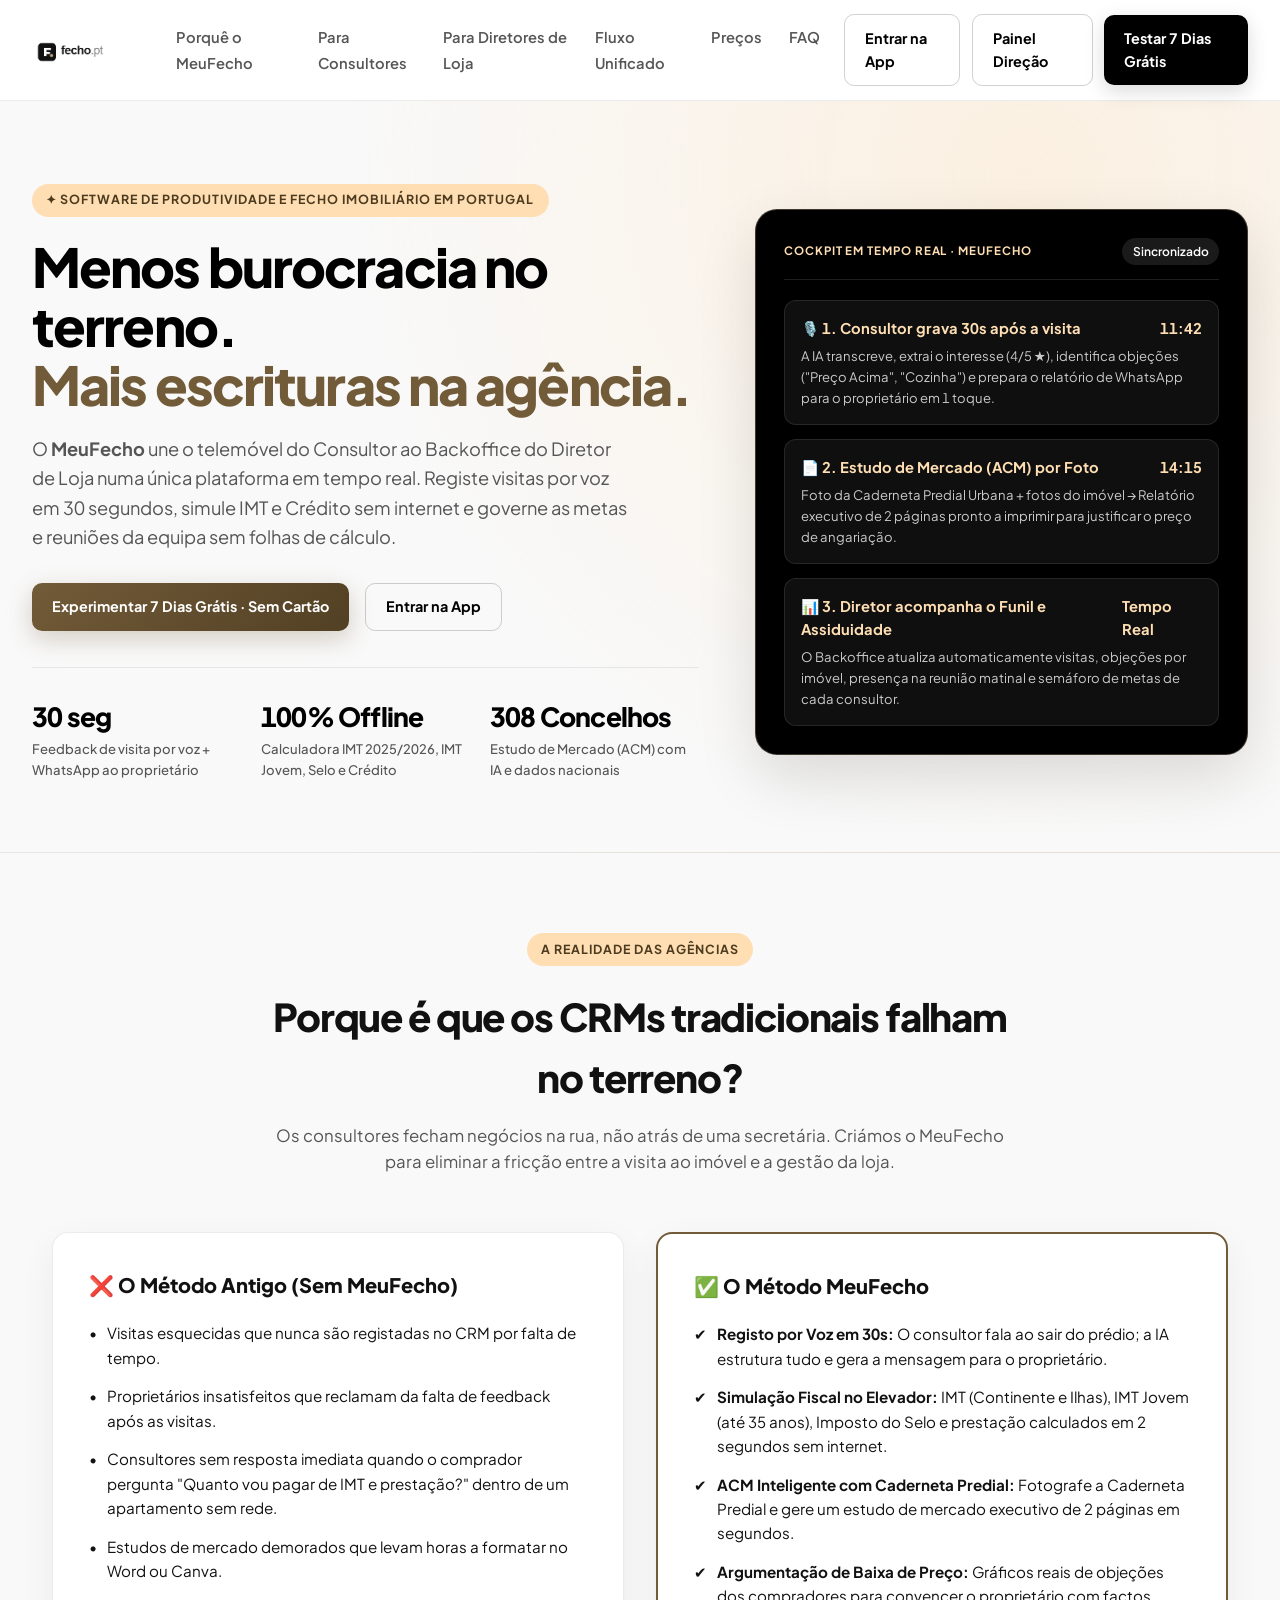
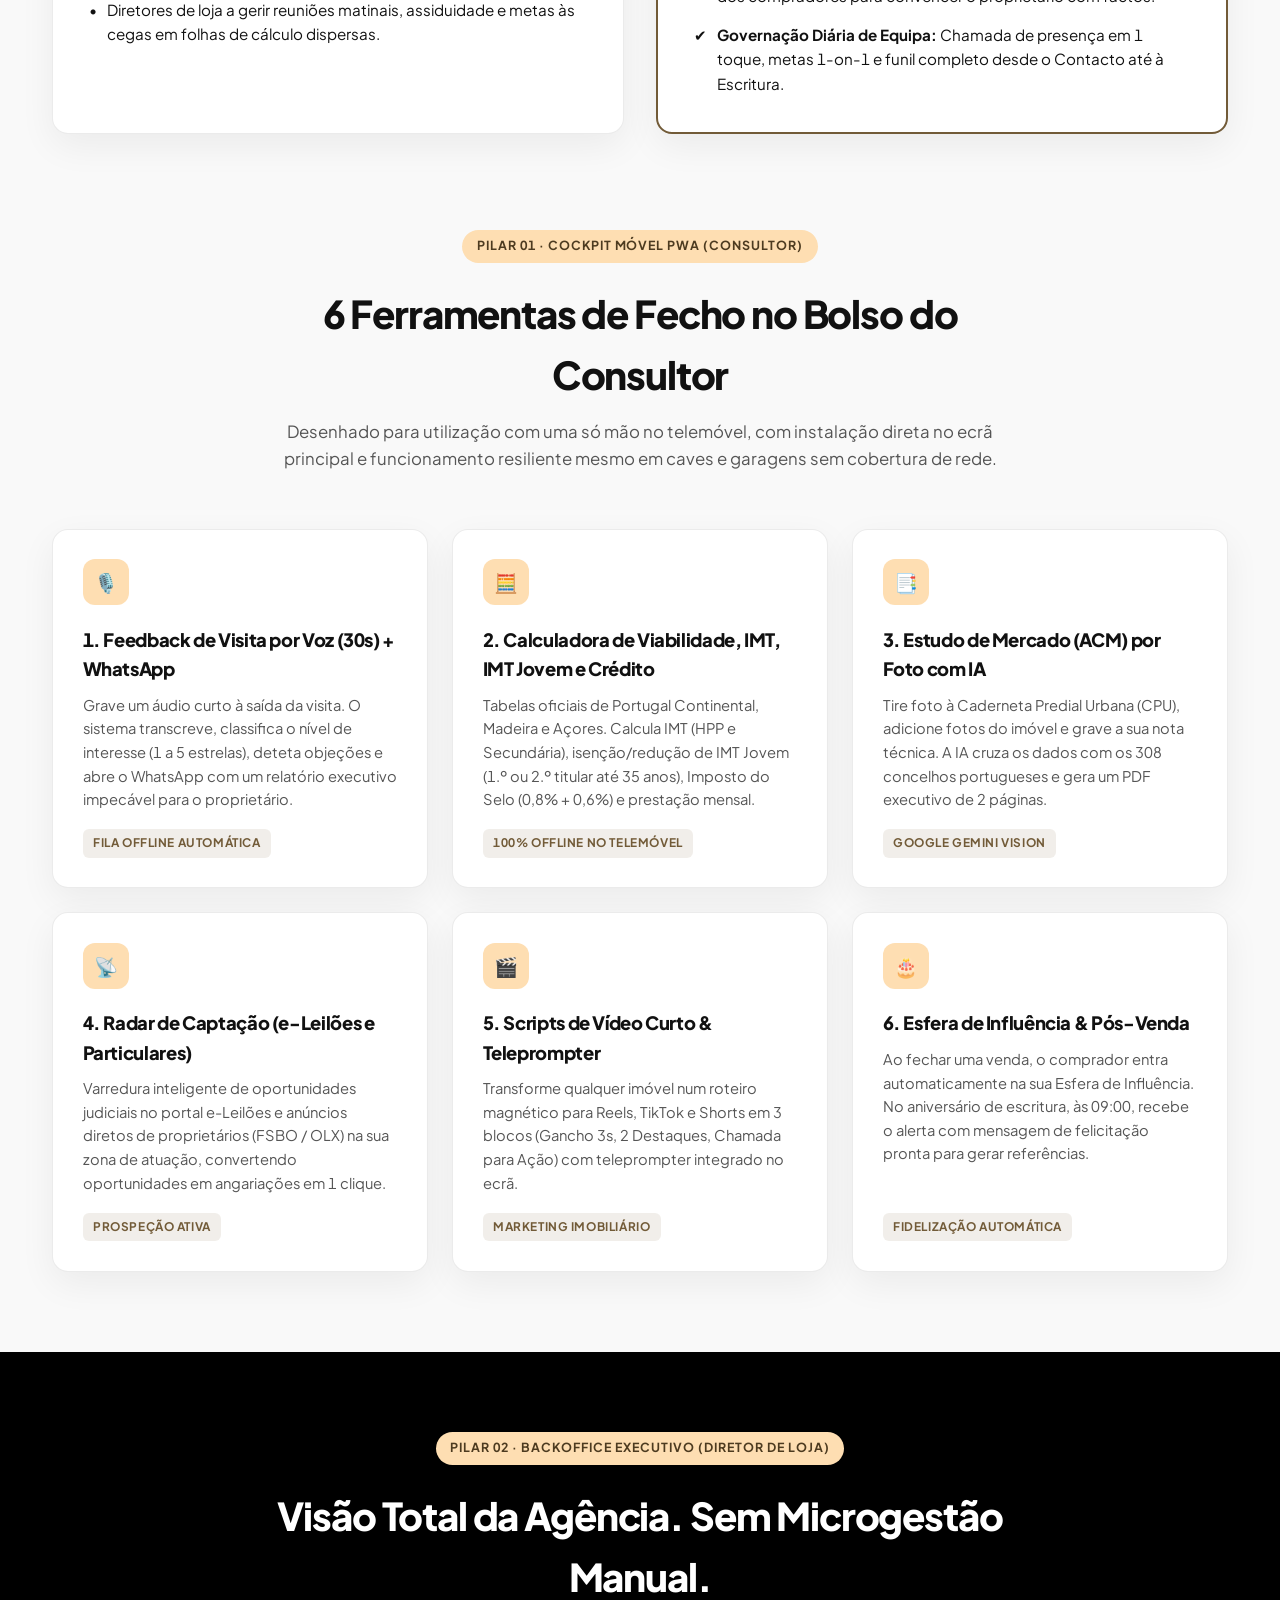
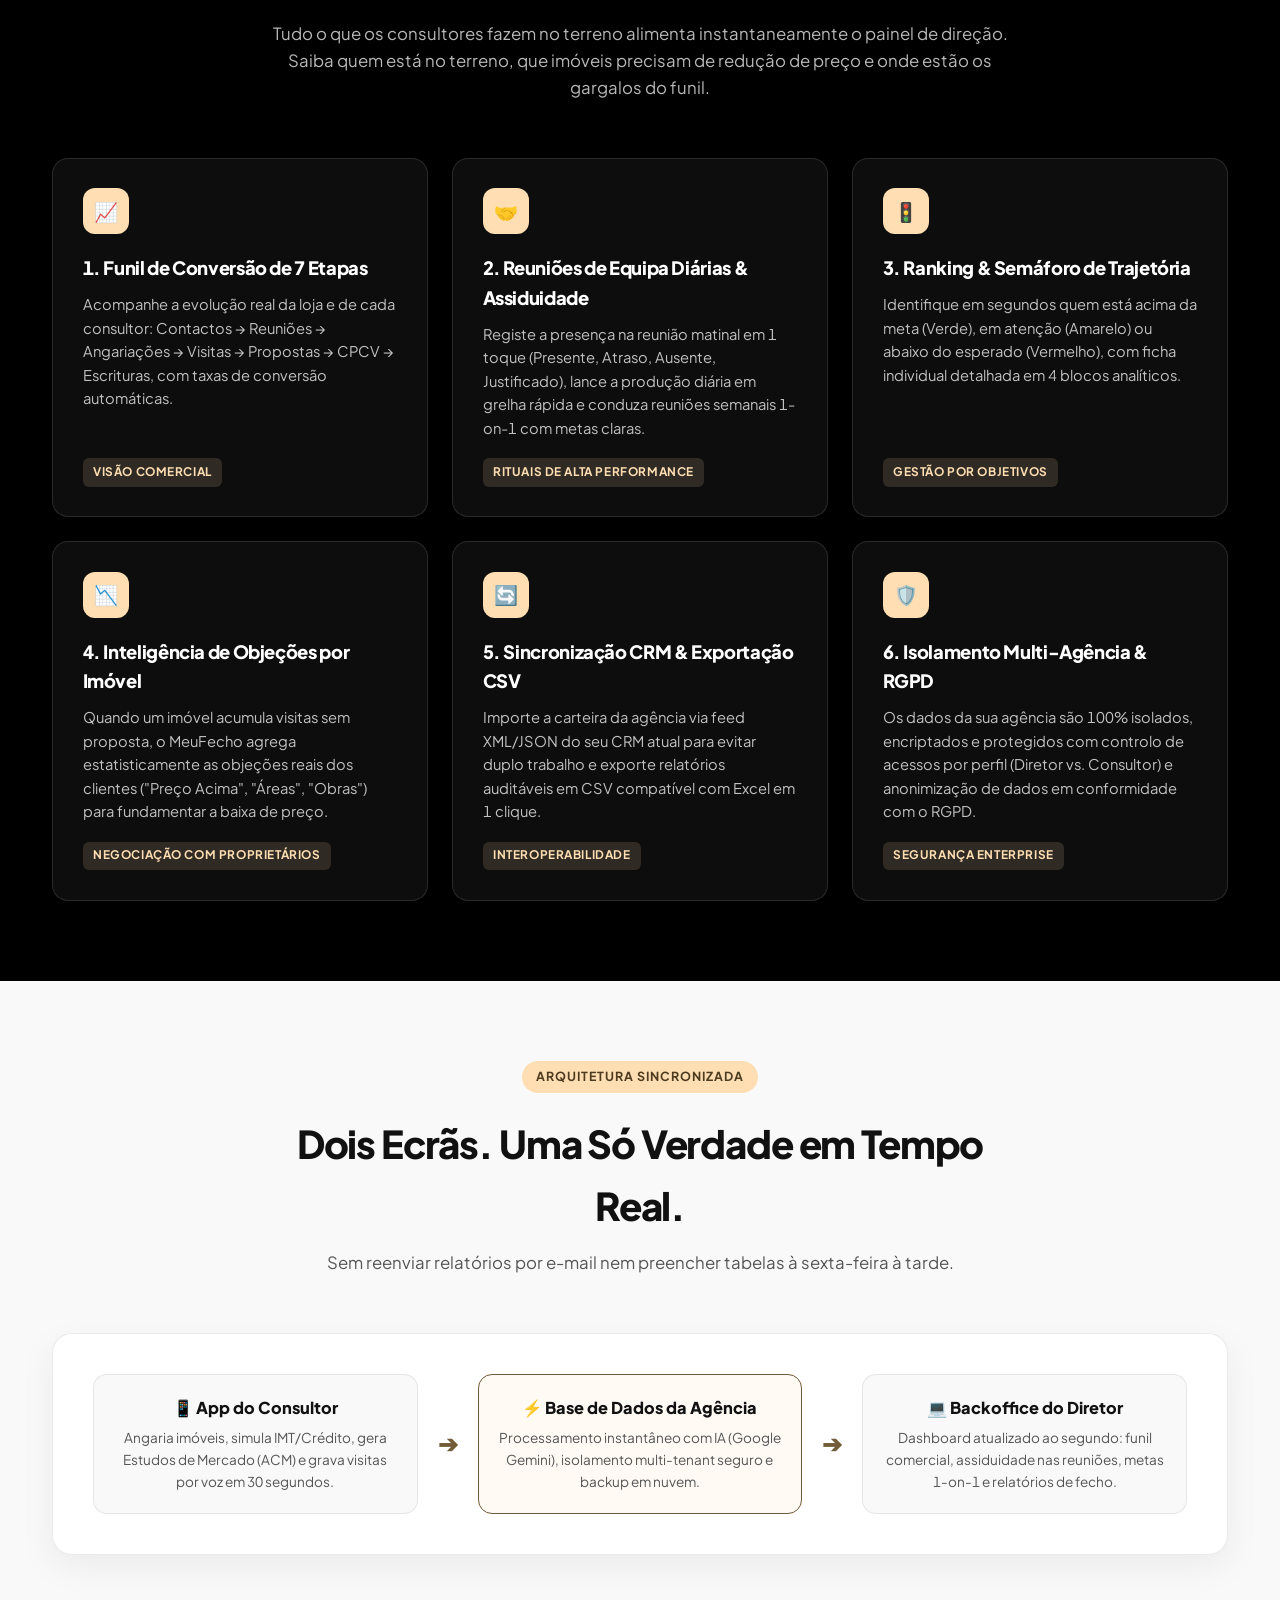
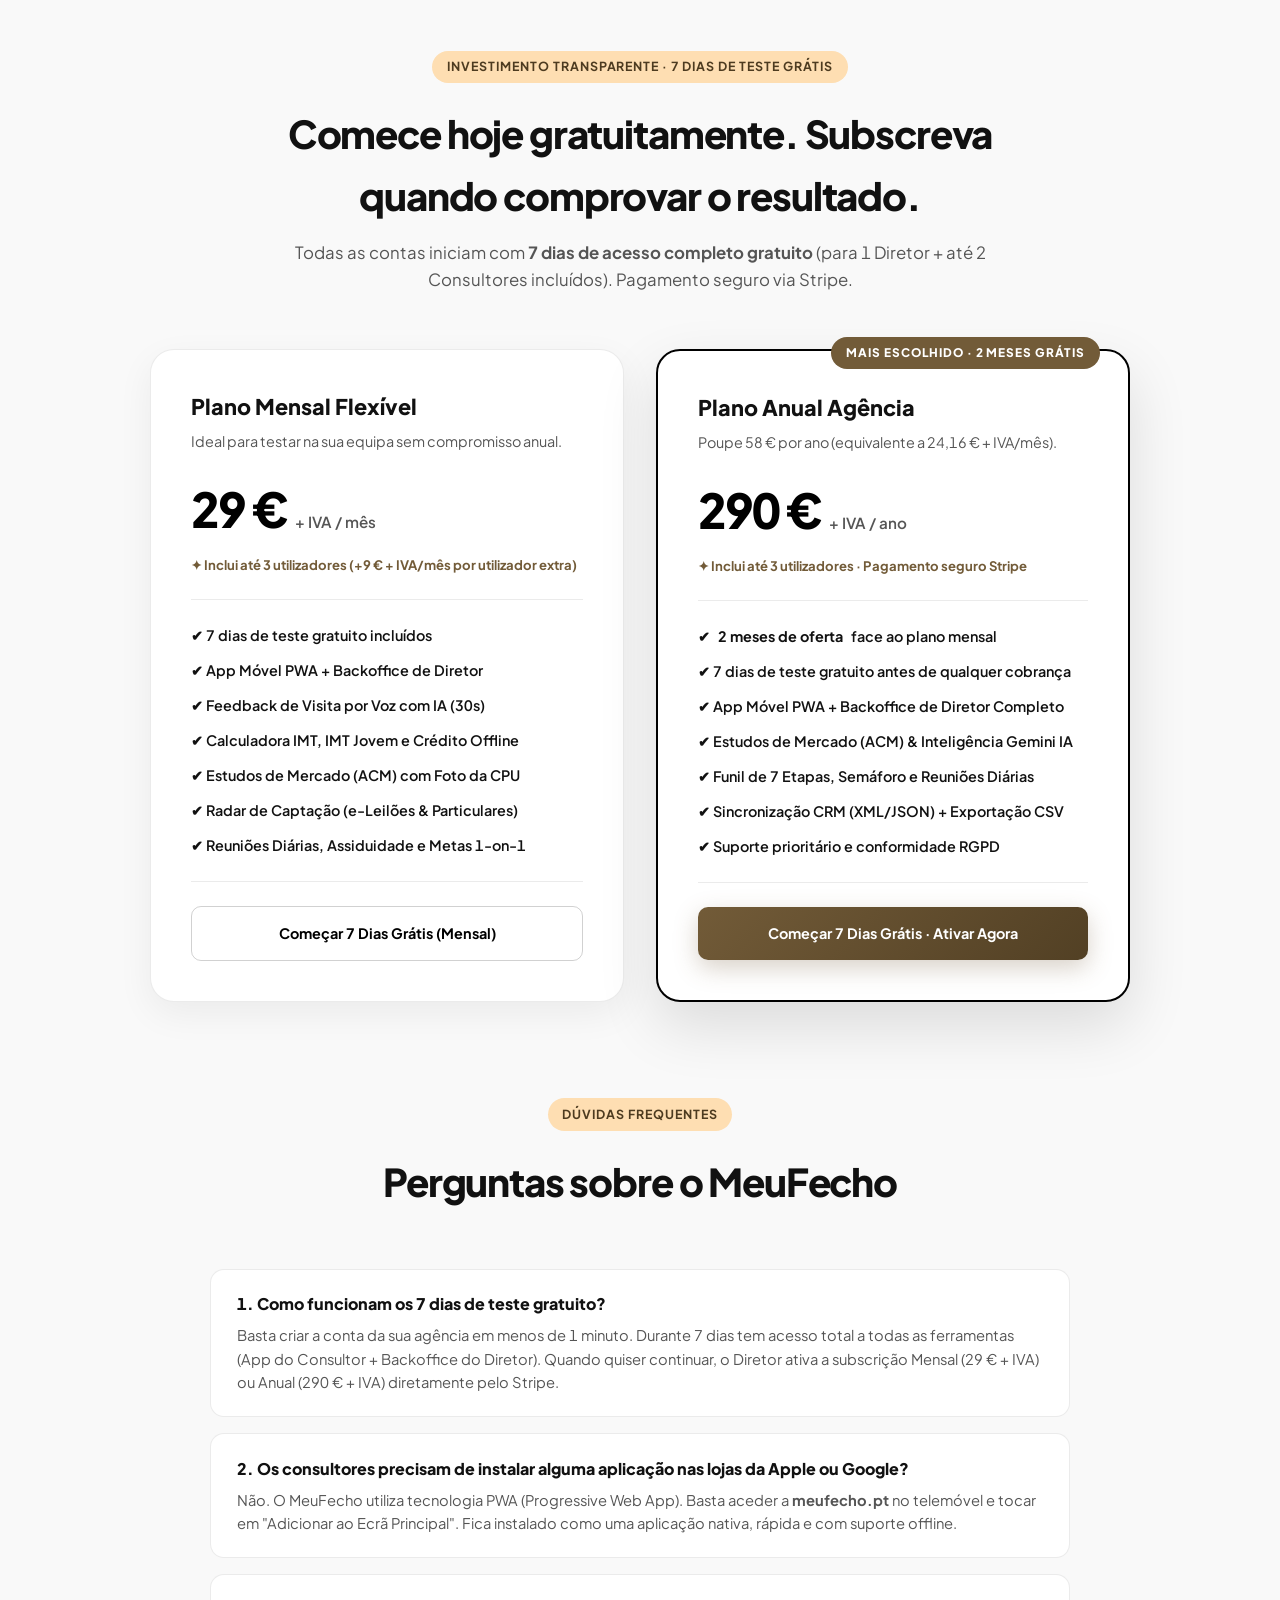
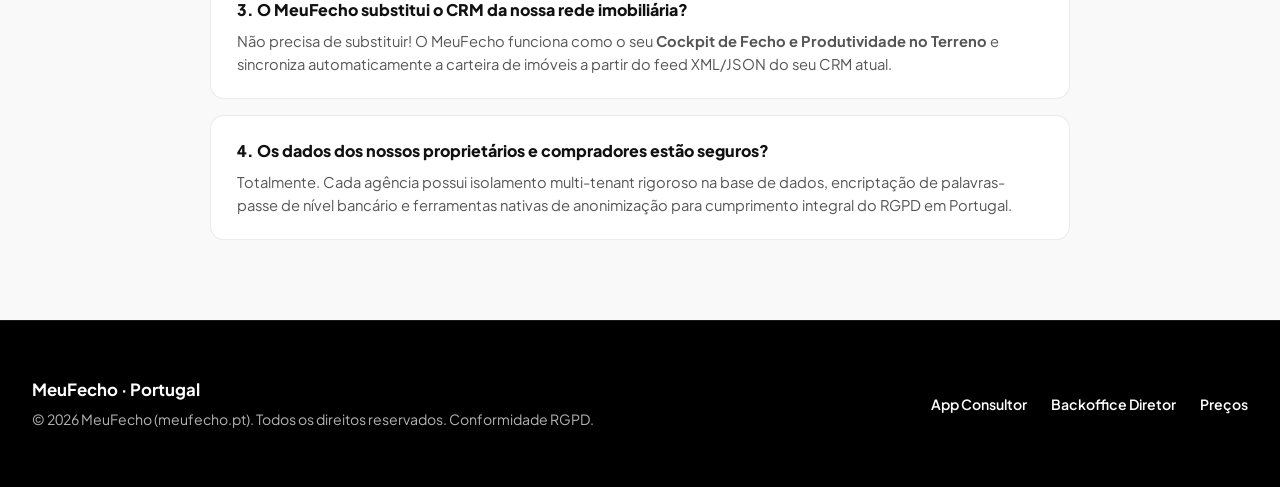
<file: static/landing.html>
<!DOCTYPE html>
<html lang="pt-PT">
<head>
  <meta charset="UTF-8">
  <meta name="viewport" content="width=device-width, initial-scale=1.0">
  <title>MeuFecho · O Cockpit de Fecho Imobiliário para Consultores e Diretores de Loja</title>
  <meta name="description" content="Menos burocracia no terreno, mais escrituras na agência. Relatórios de visita por voz em 30s, Calculadora de Viabilidade IMT/Crédito 100% Offline, Estudo de Mercado com IA e Backoffice de Direção em tempo real.">
  <link rel="manifest" href="/static/manifest.json">
  <link rel="apple-touch-icon" href="/static/img/logo.png">
  <link rel="preconnect" href="https://fonts.googleapis.com">
  <link rel="preconnect" href="https://fonts.gstatic.com" crossorigin>
  <link rel="preload" as="style" href="https://fonts.googleapis.com/css2?family=Plus+Jakarta+Sans:wght@400;500;600;700;800&display=swap">
  <link rel="stylesheet" href="https://fonts.googleapis.com/css2?family=Plus+Jakarta+Sans:wght@400;500;600;700;800&display=swap" media="print" onload="this.media='all'">
  <noscript>
    <link rel="stylesheet" href="https://fonts.googleapis.com/css2?family=Plus+Jakarta+Sans:wght@400;500;600;700;800&display=swap">
  </noscript>
  <style>
    :root {
      --primary: #000000;
      --surface: #f9f9f9;
      --surface-low: #f3f3f3;
      --card: #ffffff;
      --gold: #725b38;
      --gold-light: #fedeb2;
      --gold-dim: #e0c298;
      --cobalt: #0039b5;
      --cobalt-dark: #001551;
      --text-main: #111111;
      --text-muted: #555555;
      --border: rgba(0, 0, 0, 0.08);
      --radius-lg: 16px;
      --radius-md: 12px;
      --shadow-soft: 0 12px 36px rgba(0, 0, 0, 0.06);
      --shadow-luxury: 0 24px 60px rgba(0, 0, 0, 0.12);
    }

    * {
      box-sizing: border-box;
      margin: 0;
      padding: 0;
    }

    html {
      scroll-behavior: smooth;
      font-family: 'Plus Jakarta Sans', -apple-system, BlinkMacSystemFont, sans-serif;
      color: var(--text-main);
      background-color: var(--surface);
      font-variant-numeric: tabular-nums;
    }

    body {
      line-height: 1.6;
      overflow-x: hidden;
    }

    /* NAVBAR */
    .navbar {
      position: sticky;
      top: 0;
      z-index: 1000;
      background: rgba(255, 255, 255, 0.92);
      backdrop-filter: blur(16px);
      border-bottom: 1px solid var(--border);
      padding: 0.9rem 2rem;
    }

    .nav-container {
      max-width: 1240px;
      margin: 0 auto;
      display: flex;
      align-items: center;
      justify-content: space-between;
      gap: 1.5rem;
    }

    .brand {
      display: flex;
      align-items: center;
      gap: 0.75rem;
      text-decoration: none;
      color: var(--primary);
      font-weight: 800;
      font-size: 1.35rem;
      letter-spacing: -0.03em;
    }

    .brand img {
      height: 34px;
      width: auto;
      display: block;
    }

    .brand-badge {
      background: var(--primary);
      color: var(--gold-light);
      font-size: 0.68rem;
      font-weight: 700;
      padding: 0.2rem 0.55rem;
      border-radius: 99px;
      text-transform: uppercase;
      letter-spacing: 0.06em;
    }

    .nav-links {
      display: flex;
      gap: 1.65rem;
      list-style: none;
    }

    .nav-links a {
      text-decoration: none;
      color: var(--text-muted);
      font-weight: 600;
      font-size: 0.92rem;
      transition: color 0.2s;
    }

    .nav-links a:hover {
      color: var(--primary);
    }

    .nav-actions {
      display: flex;
      align-items: center;
      gap: 0.7rem;
    }

    .btn {
      display: inline-flex;
      align-items: center;
      justify-content: center;
      gap: 0.5rem;
      padding: 0.72rem 1.25rem;
      border-radius: 10px;
      font-weight: 700;
      font-size: 0.9rem;
      text-decoration: none;
      transition: all 0.2s ease;
      cursor: pointer;
      border: none;
    }

    .btn-outline {
      background: transparent;
      color: var(--primary);
      border: 1.5px solid rgba(0,0,0,0.18);
    }

    .btn-outline:hover {
      border-color: var(--primary);
      background: rgba(0,0,0,0.03);
    }

    .btn-primary {
      background: var(--primary);
      color: #ffffff;
      box-shadow: 0 6px 20px rgba(0,0,0,0.15);
    }

    .btn-primary:hover {
      background: #222222;
      transform: translateY(-1px);
    }

    .btn-gold {
      background: linear-gradient(135deg, var(--gold) 0%, #524024 100%);
      color: #ffffff;
      box-shadow: 0 8px 24px rgba(114, 91, 56, 0.28);
    }

    .btn-gold:hover {
      transform: translateY(-1px);
      filter: brightness(1.06);
    }

    /* HERO */
    .hero {
      padding: 5.2rem 2rem 4.5rem;
      background: radial-gradient(circle at 80% 10%, rgba(254, 222, 178, 0.35) 0%, rgba(249, 249, 249, 0) 55%);
      border-bottom: 1px solid var(--border);
    }

    .hero-grid {
      max-width: 1240px;
      margin: 0 auto;
      display: grid;
      grid-template-columns: 1.15fr 0.85fr;
      gap: 3.5rem;
      align-items: center;
    }

    .eyebrow {
      display: inline-flex;
      align-items: center;
      gap: 0.5rem;
      background: var(--gold-light);
      color: #4d3b20;
      font-weight: 700;
      font-size: 0.78rem;
      text-transform: uppercase;
      letter-spacing: 0.08em;
      padding: 0.4rem 0.9rem;
      border-radius: 99px;
      margin-bottom: 1.25rem;
    }

    .hero h1 {
      font-size: clamp(2.4rem, 4.2vw, 3.6rem);
      font-weight: 800;
      line-height: 1.1;
      letter-spacing: -0.035em;
      color: var(--primary);
      margin-bottom: 1.25rem;
    }

    .hero h1 span {
      color: var(--gold);
    }

    .hero p.lead {
      font-size: 1.14rem;
      color: var(--text-muted);
      margin-bottom: 2rem;
      max-width: 600px;
    }

    .hero-ctas {
      display: flex;
      flex-wrap: wrap;
      gap: 1rem;
      margin-bottom: 2.25rem;
    }

    .hero-metrics {
      display: grid;
      grid-template-columns: repeat(3, 1fr);
      gap: 1.25rem;
      padding-top: 1.75rem;
      border-top: 1px solid var(--border);
    }

    .metric-val {
      font-size: 1.65rem;
      font-weight: 800;
      color: var(--primary);
      letter-spacing: -0.03em;
    }

    .metric-lbl {
      font-size: 0.82rem;
      color: var(--text-muted);
      font-weight: 500;
    }

    /* MOCKUP CARD */
    .mockup-showcase {
      background: var(--primary);
      color: #ffffff;
      border-radius: 22px;
      padding: 1.75rem;
      box-shadow: var(--shadow-luxury);
      position: relative;
      border: 1px solid rgba(254, 222, 178, 0.25);
    }

    .mockup-header {
      display: flex;
      justify-content: space-between;
      align-items: center;
      margin-bottom: 1.25rem;
      padding-bottom: 0.85rem;
      border-bottom: 1px solid rgba(255,255,255,0.12);
    }

    .mockup-tag {
      font-size: 0.72rem;
      text-transform: uppercase;
      letter-spacing: 0.08em;
      color: var(--gold-light);
      font-weight: 700;
    }

    .mockup-pill {
      background: rgba(255,255,255,0.1);
      padding: 0.25rem 0.65rem;
      border-radius: 99px;
      font-size: 0.75rem;
      font-weight: 600;
    }

    .mockup-step {
      background: rgba(255,255,255,0.06);
      border: 1px solid rgba(255,255,255,0.1);
      border-radius: 12px;
      padding: 1rem;
      margin-bottom: 0.85rem;
    }

    .mockup-step-title {
      font-weight: 700;
      font-size: 0.92rem;
      margin-bottom: 0.3rem;
      display: flex;
      justify-content: space-between;
      color: var(--gold-light);
    }

    .mockup-step-desc {
      font-size: 0.82rem;
      color: rgba(255,255,255,0.78);
    }

    /* SECTIONS */
    .section {
      padding: 5rem 2rem;
      max-width: 1240px;
      margin: 0 auto;
    }

    .section-dark {
      background: var(--primary);
      color: #ffffff;
      max-width: 100%;
    }

    .section-dark-inner {
      max-width: 1240px;
      margin: 0 auto;
      padding: 5rem 2rem;
    }

    .section-header {
      text-align: center;
      max-width: 760px;
      margin: 0 auto 3.5rem;
    }

    .section-header h2 {
      font-size: clamp(1.85rem, 3vw, 2.5rem);
      font-weight: 800;
      letter-spacing: -0.03em;
      margin-bottom: 0.85rem;
    }

    .section-header p {
      color: var(--text-muted);
      font-size: 1.05rem;
    }

    .section-dark .section-header p {
      color: rgba(255,255,255,0.72);
    }

    /* PAIN VS SOLUTION */
    .comparison-grid {
      display: grid;
      grid-template-columns: 1fr 1fr;
      gap: 2rem;
    }

    .comp-card {
      background: var(--card);
      border-radius: var(--radius-lg);
      padding: 2.25rem;
      border: 1px solid var(--border);
      box-shadow: var(--shadow-soft);
    }

    .comp-card.winner {
      border: 2px solid var(--gold);
      position: relative;
    }

    .comp-card h3 {
      font-size: 1.25rem;
      font-weight: 800;
      margin-bottom: 1.25rem;
      display: flex;
      align-items: center;
      gap: 0.6rem;
    }

    .comp-list {
      list-style: none;
      display: grid;
      gap: 0.9rem;
    }

    .comp-list li {
      font-size: 0.95rem;
      display: flex;
      align-items: flex-start;
      gap: 0.65rem;
    }

    /* FEATURE GRID */
    .features-grid {
      display: grid;
      grid-template-columns: repeat(3, 1fr);
      gap: 1.5rem;
    }

    .feature-card {
      background: var(--card);
      border: 1px solid var(--border);
      border-radius: var(--radius-lg);
      padding: 1.85rem;
      box-shadow: var(--shadow-soft);
      transition: transform 0.2s ease, box-shadow 0.2s ease;
      display: flex;
      flex-direction: column;
      justify-content: space-between;
    }

    .feature-card:hover {
      transform: translateY(-4px);
      box-shadow: var(--shadow-luxury);
    }

    .section-dark .feature-card {
      background: rgba(255,255,255,0.05);
      border-color: rgba(255,255,255,0.12);
      color: #ffffff;
    }

    .feature-icon {
      width: 46px;
      height: 46px;
      border-radius: 12px;
      background: var(--gold-light);
      color: #4d3b20;
      display: flex;
      align-items: center;
      justify-content: center;
      font-weight: 800;
      font-size: 1.2rem;
      margin-bottom: 1.2rem;
    }

    .feature-card h3 {
      font-size: 1.15rem;
      font-weight: 800;
      margin-bottom: 0.65rem;
      letter-spacing: -0.02em;
    }

    .feature-card p {
      font-size: 0.92rem;
      color: var(--text-muted);
      margin-bottom: 1.1rem;
    }

    .section-dark .feature-card p {
      color: rgba(255,255,255,0.75);
    }

    .feature-tag {
      display: inline-block;
      font-size: 0.74rem;
      font-weight: 700;
      text-transform: uppercase;
      letter-spacing: 0.05em;
      color: var(--gold);
      background: rgba(114, 91, 56, 0.1);
      padding: 0.3rem 0.65rem;
      border-radius: 6px;
      align-self: flex-start;
    }

    .section-dark .feature-tag {
      color: var(--gold-light);
      background: rgba(254, 222, 178, 0.14);
    }

    /* UNIFIED FLOW */
    .flow-box {
      background: var(--card);
      border: 1px solid var(--border);
      border-radius: 20px;
      padding: 2.5rem;
      box-shadow: var(--shadow-soft);
      display: grid;
      grid-template-columns: 1fr auto 1fr auto 1fr;
      gap: 1.25rem;
      align-items: center;
      text-align: center;
    }

    .flow-step {
      padding: 1.25rem;
      border-radius: 14px;
      background: var(--surface);
      border: 1px solid var(--border);
    }

    .flow-step h4 {
      font-weight: 800;
      margin-bottom: 0.4rem;
      font-size: 1.02rem;
    }

    .flow-step p {
      font-size: 0.85rem;
      color: var(--text-muted);
    }

    .flow-arrow {
      font-size: 1.5rem;
      font-weight: 800;
      color: var(--gold);
    }

    /* PRICING */
    .pricing-grid-cards {
      max-width: 980px;
      margin: 0 auto;
      display: grid;
      grid-template-columns: 1fr 1fr;
      gap: 2rem;
      align-items: stretch;
    }

    .pricing-card {
      background: var(--card);
      border: 1.5px solid var(--border);
      border-radius: 24px;
      padding: 2.5rem;
      box-shadow: var(--shadow-soft);
      position: relative;
      display: flex;
      flex-direction: column;
      justify-content: space-between;
    }

    .pricing-card.featured {
      border: 2.5px solid var(--primary);
      box-shadow: var(--shadow-luxury);
    }

    .pricing-badge {
      position: absolute;
      top: -14px;
      right: 1.75rem;
      background: var(--gold);
      color: #ffffff;
      font-size: 0.74rem;
      font-weight: 800;
      text-transform: uppercase;
      letter-spacing: 0.08em;
      padding: 0.38rem 0.95rem;
      border-radius: 99px;
    }

    .price-row {
      display: flex;
      align-items: baseline;
      gap: 0.45rem;
      margin: 1.15rem 0 0.35rem;
    }

    .price-amount {
      font-size: 3rem;
      font-weight: 800;
      letter-spacing: -0.04em;
      color: var(--primary);
    }

    .price-period {
      font-size: 0.95rem;
      color: var(--text-muted);
      font-weight: 600;
    }

    .pricing-features {
      list-style: none;
      display: grid;
      gap: 0.75rem;
      margin: 1.5rem 0;
      padding: 1.5rem 0;
      border-top: 1px solid var(--border);
      border-bottom: 1px solid var(--border);
    }

    .pricing-features li {
      font-size: 0.9rem;
      font-weight: 600;
      display: flex;
      align-items: center;
      gap: 0.5rem;
    }

    /* FAQ */
    .faq-grid {
      max-width: 860px;
      margin: 0 auto;
      display: grid;
      gap: 1rem;
    }

    .faq-item {
      background: var(--card);
      border: 1px solid var(--border);
      border-radius: 14px;
      padding: 1.35rem 1.6rem;
    }

    .faq-item h4 {
      font-size: 1rem;
      font-weight: 800;
      margin-bottom: 0.45rem;
    }

    .faq-item p {
      font-size: 0.92rem;
      color: var(--text-muted);
    }

    /* FOOTER */
    footer {
      background: var(--primary);
      color: rgba(255,255,255,0.7);
      padding: 3.5rem 2rem;
      font-size: 0.88rem;
      border-top: 1px solid rgba(255,255,255,0.1);
    }

    .footer-inner {
      max-width: 1240px;
      margin: 0 auto;
      display: flex;
      flex-wrap: wrap;
      justify-content: space-between;
      align-items: center;
      gap: 1.5rem;
    }

    .footer-links {
      display: flex;
      gap: 1.5rem;
    }

    .footer-links a {
      color: #ffffff;
      text-decoration: none;
      font-weight: 600;
    }

    @media (max-width: 960px) {
      .hero-grid, .comparison-grid, .features-grid, .flow-box, .pricing-grid-cards {
        grid-template-columns: 1fr;
      }
      .nav-links {
        display: none;
      }
      .flow-arrow {
        transform: rotate(90deg);
      }
      .navbar {
        padding: 0.8rem 1rem;
      }
    }
  </style>
</head>
<body>

  <!-- NAVBAR -->
  <nav class="navbar">
    <div class="nav-container">
      <a href="/" class="brand">
        <img src="/static/img/screen.png" alt="MeuFecho">
      </a>
      <ul class="nav-links">
        <li><a href="#solucao">Porquê o MeuFecho</a></li>
        <li><a href="#consultores">Para Consultores</a></li>
        <li><a href="#diretores">Para Diretores de Loja</a></li>
        <li><a href="#fluxo">Fluxo Unificado</a></li>
        <li><a href="#precos">Preços</a></li>
        <li><a href="#faq">FAQ</a></li>
      </ul>
      <div class="nav-actions">
        <a href="/app" class="btn btn-outline" id="nav-btn-login">Entrar na App</a>
        <a href="/backoffice" class="btn btn-outline">Painel Direção</a>
        <a href="/app?action=register" class="btn btn-primary" id="nav-btn-register">Testar 7 Dias Grátis</a>
      </div>
    </div>
  </nav>

  <!-- HERO SECTION -->
  <header class="hero">
    <div class="hero-grid">
      <div>
        <div class="eyebrow">✦ Software de Produtividade e Fecho Imobiliário em Portugal</div>
        <h1>Menos burocracia no terreno.<br><span>Mais escrituras na agência.</span></h1>
        <p class="lead">
          O <strong>MeuFecho</strong> une o telemóvel do Consultor ao Backoffice do Diretor de Loja numa única plataforma em tempo real. Registe visitas por voz em 30 segundos, simule IMT e Crédito sem internet e governe as metas e reuniões da equipa sem folhas de cálculo.
        </p>
        <div class="hero-ctas">
          <a href="/app?action=register" class="btn btn-gold">Experimentar 7 Dias Grátis · Sem Cartão</a>
          <a href="/app" class="btn btn-outline">Entrar na App</a>
        </div>
        <div class="hero-metrics">
          <div>
            <div class="metric-val">30 seg</div>
            <div class="metric-lbl">Feedback de visita por voz + WhatsApp ao proprietário</div>
          </div>
          <div>
            <div class="metric-val">100% Offline</div>
            <div class="metric-lbl">Calculadora IMT 2025/2026, IMT Jovem, Selo e Crédito</div>
          </div>
          <div>
            <div class="metric-val">308 Concelhos</div>
            <div class="metric-lbl">Estudo de Mercado (ACM) com IA e dados nacionais</div>
          </div>
        </div>
      </div>

      <!-- LIVE COCKPIT SHOWCASE -->
      <div class="mockup-showcase">
        <div class="mockup-header">
          <span class="mockup-tag">Cockpit em Tempo Real · MeuFecho</span>
          <span class="mockup-pill">Sincronizado</span>
        </div>
        <div class="mockup-step">
          <div class="mockup-step-title">
            <span>🎙️ 1. Consultor grava 30s após a visita</span>
            <span>11:42</span>
          </div>
          <div class="mockup-step-desc">
            A IA transcreve, extrai o interesse (4/5 ★), identifica objeções ("Preço Acima", "Cozinha") e prepara o relatório de WhatsApp para o proprietário em 1 toque.
          </div>
        </div>
        <div class="mockup-step">
          <div class="mockup-step-title">
            <span>📄 2. Estudo de Mercado (ACM) por Foto</span>
            <span>14:15</span>
          </div>
          <div class="mockup-step-desc">
            Foto da Caderneta Predial Urbana + fotos do imóvel → Relatório executivo de 2 páginas pronto a imprimir para justificar o preço de angariação.
          </div>
        </div>
        <div class="mockup-step" style="margin-bottom: 0;">
          <div class="mockup-step-title">
            <span>📊 3. Diretor acompanha o Funil e Assiduidade</span>
            <span>Tempo Real</span>
          </div>
          <div class="mockup-step-desc">
            O Backoffice atualiza automaticamente visitas, objeções por imóvel, presença na reunião matinal e semáforo de metas de cada consultor.
          </div>
        </div>
      </div>
    </div>
  </header>

  <!-- PAIN VS SOLUTION -->
  <section id="solucao" class="section">
    <div class="section-header">
      <div class="eyebrow">A Realidade das Agências</div>
      <h2>Porque é que os CRMs tradicionais falham no terreno?</h2>
      <p>Os consultores fecham negócios na rua, não atrás de uma secretária. Criámos o MeuFecho para eliminar a fricção entre a visita ao imóvel e a gestão da loja.</p>
    </div>

    <div class="comparison-grid">
      <div class="comp-card">
        <h3>❌ O Método Antigo (Sem MeuFecho)</h3>
        <ul class="comp-list">
          <li><span>•</span> <span>Visitas esquecidas que nunca são registadas no CRM por falta de tempo.</span></li>
          <li><span>•</span> <span>Proprietários insatisfeitos que reclamam da falta de feedback após as visitas.</span></li>
          <li><span>•</span> <span>Consultores sem resposta imediata quando o comprador pergunta "Quanto vou pagar de IMT e prestação?" dentro de um apartamento sem rede.</span></li>
          <li><span>•</span> <span>Estudos de mercado demorados que levam horas a formatar no Word ou Canva.</span></li>
          <li><span>•</span> <span>Diretores de loja a gerir reuniões matinais, assiduidade e metas às cegas em folhas de cálculo dispersas.</span></li>
        </ul>
      </div>

      <div class="comp-card winner">
        <h3>✅ O Método MeuFecho</h3>
        <ul class="comp-list">
          <li><span>✔</span> <span><strong>Registo por Voz em 30s:</strong> O consultor fala ao sair do prédio; a IA estrutura tudo e gera a mensagem para o proprietário.</span></li>
          <li><span>✔</span> <span><strong>Simulação Fiscal no Elevador:</strong> IMT (Continente e Ilhas), IMT Jovem (até 35 anos), Imposto do Selo e prestação calculados em 2 segundos sem internet.</span></li>
          <li><span>✔</span> <span><strong>ACM Inteligente com Caderneta Predial:</strong> Fotografe a Caderneta Predial e gere um estudo de mercado executivo de 2 páginas em segundos.</span></li>
          <li><span>✔</span> <span><strong>Argumentação de Baixa de Preço:</strong> Gráficos reais de objeções dos compradores para convencer o proprietário com factos.</span></li>
          <li><span>✔</span> <span><strong>Governação Diária de Equipa:</strong> Chamada de presença em 1 toque, metas 1-on-1 e funil completo desde o Contacto até à Escritura.</span></li>
        </ul>
      </div>
    </div>
  </section>

  <!-- PILAR 1: PARA CONSULTORES -->
  <section id="consultores" class="section" style="padding-top: 1rem;">
    <div class="section-header">
      <div class="eyebrow">Pilar 01 · Cockpit Móvel PWA (Consultor)</div>
      <h2>6 Ferramentas de Fecho no Bolso do Consultor</h2>
      <p>Desenhado para utilização com uma só mão no telemóvel, com instalação direta no ecrã principal e funcionamento resiliente mesmo em caves e garagens sem cobertura de rede.</p>
    </div>

    <div class="features-grid">
      <div class="feature-card">
        <div>
          <div class="feature-icon">🎙️</div>
          <h3>1. Feedback de Visita por Voz (30s) + WhatsApp</h3>
          <p>Grave um áudio curto à saída da visita. O sistema transcreve, classifica o nível de interesse (1 a 5 estrelas), deteta objeções e abre o WhatsApp com um relatório executivo impecável para o proprietário.</p>
        </div>
        <span class="feature-tag">Fila Offline Automática</span>
      </div>

      <div class="feature-card">
        <div>
          <div class="feature-icon">🧮</div>
          <h3>2. Calculadora de Viabilidade, IMT, IMT Jovem e Crédito</h3>
          <p>Tabelas oficiais de Portugal Continental, Madeira e Açores. Calcula IMT (HPP e Secundária), isenção/redução de IMT Jovem (1.º ou 2.º titular até 35 anos), Imposto do Selo (0,8% + 0,6%) e prestação mensal.</p>
        </div>
        <span class="feature-tag">100% Offline no Telemóvel</span>
      </div>

      <div class="feature-card">
        <div>
          <div class="feature-icon">📑</div>
          <h3>3. Estudo de Mercado (ACM) por Foto com IA</h3>
          <p>Tire foto à Caderneta Predial Urbana (CPU), adicione fotos do imóvel e grave a sua nota técnica. A IA cruza os dados com os 308 concelhos portugueses e gera um PDF executivo de 2 páginas.</p>
        </div>
        <span class="feature-tag">Google Gemini Vision</span>
      </div>

      <div class="feature-card">
        <div>
          <div class="feature-icon">📡</div>
          <h3>4. Radar de Captação (e-Leilões e Particulares)</h3>
          <p>Varredura inteligente de oportunidades judiciais no portal e-Leilões e anúncios diretos de proprietários (FSBO / OLX) na sua zona de atuação, convertendo oportunidades em angariações em 1 clique.</p>
        </div>
        <span class="feature-tag">Prospeção Ativa</span>
      </div>

      <div class="feature-card">
        <div>
          <div class="feature-icon">🎬</div>
          <h3>5. Scripts de Vídeo Curto & Teleprompter</h3>
          <p>Transforme qualquer imóvel num roteiro magnético para Reels, TikTok e Shorts em 3 blocos (Gancho 3s, 2 Destaques, Chamada para Ação) com teleprompter integrado no ecrã.</p>
        </div>
        <span class="feature-tag">Marketing Imobiliário</span>
      </div>

      <div class="feature-card">
        <div>
          <div class="feature-icon">🎂</div>
          <h3>6. Esfera de Influência & Pós-Venda</h3>
          <p>Ao fechar uma venda, o comprador entra automaticamente na sua Esfera de Influência. No aniversário de escritura, às 09:00, recebe o alerta com mensagem de felicitação pronta para gerar referências.</p>
        </div>
        <span class="feature-tag">Fidelização Automática</span>
      </div>
    </div>
  </section>

  <!-- PILAR 2: PARA DIRETORES DE LOJA -->
  <section id="diretores" class="section-dark">
    <div class="section-dark-inner">
      <div class="section-header">
        <div class="eyebrow">Pilar 02 · Backoffice Executivo (Diretor de Loja)</div>
        <h2>Visão Total da Agência. Sem Microgestão Manual.</h2>
        <p>Tudo o que os consultores fazem no terreno alimenta instantaneamente o painel de direção. Saiba quem está no terreno, que imóveis precisam de redução de preço e onde estão os gargalos do funil.</p>
      </div>

      <div class="features-grid">
        <div class="feature-card">
          <div>
            <div class="feature-icon">📈</div>
            <h3>1. Funil de Conversão de 7 Etapas</h3>
            <p>Acompanhe a evolução real da loja e de cada consultor: Contactos → Reuniões → Angariações → Visitas → Propostas → CPCV → Escrituras, com taxas de conversão automáticas.</p>
          </div>
          <span class="feature-tag">Visão Comercial</span>
        </div>

        <div class="feature-card">
          <div>
            <div class="feature-icon">🤝</div>
            <h3>2. Reuniões de Equipa Diárias & Assiduidade</h3>
            <p>Registe a presença na reunião matinal em 1 toque (Presente, Atraso, Ausente, Justificado), lance a produção diária em grelha rápida e conduza reuniões semanais 1-on-1 com metas claras.</p>
          </div>
          <span class="feature-tag">Rituais de Alta Performance</span>
        </div>

        <div class="feature-card">
          <div>
            <div class="feature-icon">🚦</div>
            <h3>3. Ranking & Semáforo de Trajetória</h3>
            <p>Identifique em segundos quem está acima da meta (Verde), em atenção (Amarelo) ou abaixo do esperado (Vermelho), com ficha individual detalhada em 4 blocos analíticos.</p>
          </div>
          <span class="feature-tag">Gestão por Objetivos</span>
        </div>

        <div class="feature-card">
          <div>
            <div class="feature-icon">📉</div>
            <h3>4. Inteligência de Objeções por Imóvel</h3>
            <p>Quando um imóvel acumula visitas sem proposta, o MeuFecho agrega estatisticamente as objeções reais dos clientes ("Preço Acima", "Áreas", "Obras") para fundamentar a baixa de preço.</p>
          </div>
          <span class="feature-tag">Negociação com Proprietários</span>
        </div>

        <div class="feature-card">
          <div>
            <div class="feature-icon">🔄</div>
            <h3>5. Sincronização CRM & Exportação CSV</h3>
            <p>Importe a carteira da agência via feed XML/JSON do seu CRM atual para evitar duplo trabalho e exporte relatórios auditáveis em CSV compatível com Excel em 1 clique.</p>
          </div>
          <span class="feature-tag">Interoperabilidade</span>
        </div>

        <div class="feature-card">
          <div>
            <div class="feature-icon">🛡️</div>
            <h3>6. Isolamento Multi-Agência & RGPD</h3>
            <p>Os dados da sua agência são 100% isolados, encriptados e protegidos com controlo de acessos por perfil (Diretor vs. Consultor) e anonimização de dados em conformidade com o RGPD.</p>
          </div>
          <span class="feature-tag">Segurança Enterprise</span>
        </div>
      </div>
    </div>
  </section>

  <!-- UNIFIED FLOW -->
  <section id="fluxo" class="section">
    <div class="section-header">
      <div class="eyebrow">Arquitetura Sincronizada</div>
      <h2>Dois Ecrãs. Uma Só Verdade em Tempo Real.</h2>
      <p>Sem reenviar relatórios por e-mail nem preencher tabelas à sexta-feira à tarde.</p>
    </div>

    <div class="flow-box">
      <div class="flow-step">
        <h4>📱 App do Consultor</h4>
        <p>Angaria imóveis, simula IMT/Crédito, gera Estudos de Mercado (ACM) e grava visitas por voz em 30 segundos.</p>
      </div>
      <div class="flow-arrow">➔</div>
      <div class="flow-step" style="border-color: var(--gold); background: rgba(254, 222, 178, 0.15);">
        <h4>⚡ Base de Dados da Agência</h4>
        <p>Processamento instantâneo com IA (Google Gemini), isolamento multi-tenant seguro e backup em nuvem.</p>
      </div>
      <div class="flow-arrow">➔</div>
      <div class="flow-step">
        <h4>💻 Backoffice do Diretor</h4>
        <p>Dashboard atualizado ao segundo: funil comercial, assiduidade nas reuniões, metas 1-on-1 e relatórios de fecho.</p>
      </div>
    </div>
  </section>

  <!-- PRICING SECTION (ALINHADO COM STRIPE: 29€/MÊS OU 290€/ANO + 7 DIAS GRÁTIS) -->
  <section id="precos" class="section" style="padding-top: 1rem;">
    <div class="section-header">
      <div class="eyebrow">Investimento Transparente · 7 Dias de Teste Grátis</div>
      <h2>Comece hoje gratuitamente. Subscreva quando comprovar o resultado.</h2>
      <p>Todas as contas iniciam com <strong>7 dias de acesso completo gratuito</strong> (para 1 Diretor + até 2 Consultores incluídos). Pagamento seguro via Stripe.</p>
    </div>

    <div class="pricing-grid-cards">
      <!-- PLANO MENSAL -->
      <div class="pricing-card">
        <div>
          <h3 style="font-size: 1.35rem; font-weight: 800;">Plano Mensal Flexível</h3>
          <p style="color: var(--text-muted); font-size: 0.9rem; margin-top: 0.3rem;">
            Ideal para testar na sua equipa sem compromisso anual.
          </p>
          <div class="price-row">
            <span class="price-amount">29 €</span>
            <span class="price-period">+ IVA / mês</span>
          </div>
          <p style="font-size: 0.82rem; color: var(--gold); font-weight: 700;">
            ✦ Inclui até 3 utilizadores (+9 € + IVA/mês por utilizador extra)
          </p>

          <ul class="pricing-features">
            <li>✔ 7 dias de teste gratuito incluídos</li>
            <li>✔ App Móvel PWA + Backoffice de Diretor</li>
            <li>✔ Feedback de Visita por Voz com IA (30s)</li>
            <li>✔ Calculadora IMT, IMT Jovem e Crédito Offline</li>
            <li>✔ Estudos de Mercado (ACM) com Foto da CPU</li>
            <li>✔ Radar de Captação (e-Leilões & Particulares)</li>
            <li>✔ Reuniões Diárias, Assiduidade e Metas 1-on-1</li>
          </ul>
        </div>
        <a href="/app?action=register" class="btn btn-outline" style="width: 100%; padding: 0.95rem;">
          Começar 7 Dias Grátis (Mensal)
        </a>
      </div>

      <!-- PLANO ANUAL (DESTAQUE) -->
      <div class="pricing-card featured">
        <div class="pricing-badge">Mais Escolhido · 2 Meses Grátis</div>
        <div>
          <h3 style="font-size: 1.35rem; font-weight: 800;">Plano Anual Agência</h3>
          <p style="color: var(--text-muted); font-size: 0.9rem; margin-top: 0.3rem;">
            Poupe 58 € por ano (equivalente a 24,16 € + IVA/mês).
          </p>
          <div class="price-row">
            <span class="price-amount">290 €</span>
            <span class="price-period">+ IVA / ano</span>
          </div>
          <p style="font-size: 0.82rem; color: var(--gold); font-weight: 700;">
            ✦ Inclui até 3 utilizadores · Pagamento seguro Stripe
          </p>

          <ul class="pricing-features">
            <li>✔ <strong>2 meses de oferta</strong> face ao plano mensal</li>
            <li>✔ 7 dias de teste gratuito antes de qualquer cobrança</li>
            <li>✔ App Móvel PWA + Backoffice de Diretor Completo</li>
            <li>✔ Estudos de Mercado (ACM) & Inteligência Gemini IA</li>
            <li>✔ Funil de 7 Etapas, Semáforo e Reuniões Diárias</li>
            <li>✔ Sincronização CRM (XML/JSON) + Exportação CSV</li>
            <li>✔ Suporte prioritário e conformidade RGPD</li>
          </ul>
        </div>
        <a href="/app?action=register" class="btn btn-gold" style="width: 100%; padding: 0.95rem;">
          Começar 7 Dias Grátis · Ativar Agora
        </a>
      </div>
    </div>
  </section>

  <!-- FAQ -->
  <section id="faq" class="section" style="padding-top: 1rem;">
    <div class="section-header">
      <div class="eyebrow">Dúvidas Frequentes</div>
      <h2>Perguntas sobre o MeuFecho</h2>
    </div>

    <div class="faq-grid">
      <div class="faq-item">
        <h4>1. Como funcionam os 7 dias de teste gratuito?</h4>
        <p>Basta criar a conta da sua agência em menos de 1 minuto. Durante 7 dias tem acesso total a todas as ferramentas (App do Consultor + Backoffice do Diretor). Quando quiser continuar, o Diretor ativa a subscrição Mensal (29 € + IVA) ou Anual (290 € + IVA) diretamente pelo Stripe.</p>
      </div>
      <div class="faq-item">
        <h4>2. Os consultores precisam de instalar alguma aplicação nas lojas da Apple ou Google?</h4>
        <p>Não. O MeuFecho utiliza tecnologia PWA (Progressive Web App). Basta aceder a <strong>meufecho.pt</strong> no telemóvel e tocar em "Adicionar ao Ecrã Principal". Fica instalado como uma aplicação nativa, rápida e com suporte offline.</p>
      </div>
      <div class="faq-item">
        <h4>3. O MeuFecho substitui o CRM da nossa rede imobiliária?</h4>
        <p>Não precisa de substituir! O MeuFecho funciona como o seu <strong>Cockpit de Fecho e Produtividade no Terreno</strong> e sincroniza automaticamente a carteira de imóveis a partir do feed XML/JSON do seu CRM atual.</p>
      </div>
      <div class="faq-item">
        <h4>4. Os dados dos nossos proprietários e compradores estão seguros?</h4>
        <p>Totalmente. Cada agência possui isolamento multi-tenant rigoroso na base de dados, encriptação de palavras-passe de nível bancário e ferramentas nativas de anonimização para cumprimento integral do RGPD em Portugal.</p>
      </div>
    </div>
  </section>

  <!-- FOOTER -->
  <footer>
    <div class="footer-inner">
      <div>
        <strong style="color: #ffffff; font-size: 1.05rem;">MeuFecho · Portugal</strong>
        <p style="margin-top: 0.25rem;">© 2026 MeuFecho (meufecho.pt). Todos os direitos reservados. Conformidade RGPD.</p>
      </div>
      <div class="footer-links">
        <a href="/app">App Consultor</a>
        <a href="/backoffice">Backoffice Diretor</a>
        <a href="#precos">Preços</a>
      </div>
    </div>
  </footer>

  <script>
    // Se o utilizador já tiver sessão ativa no navegador, destaca o botão de entrada rápida
    try {
      if (localStorage.getItem('fecho_jwt_token') || localStorage.getItem('fecho_token')) {
        var btnLogin = document.getElementById('nav-btn-login');
        if (btnLogin) {
          btnLogin.textContent = 'Abrir o Meu Cockpit ➔';
          btnLogin.className = 'btn btn-primary';
        }
      }
    } catch (e) {}

    // Registo otimizado do Service Worker sem concorrer com o First Contentful Paint
    if ('serviceWorker' in navigator) {
      window.addEventListener('load', function() {
        navigator.serviceWorker.register('/static/sw.js?v=31').then(function(reg) {
          if (reg.update) reg.update();
        }).catch(function() {});
      });
    }
  </script>
</body>
</html>
</file>
<file: static/css/design-tokens.css>
/**
 * Editorial PropTech Luxury - Design Tokens
 * Extraído estritamente de docs/DESIGN.md para o sistema Fecho (fecho.pt)
 */

:root {
  /* Cores Estruturais e Minerais */
  --color-primary: #111111;              /* Deep Onyx - Tipografia e ações principais */
  --color-on-primary: #ffffff;
  --color-primary-container: #1c1b1b;
  --color-on-primary-container: #858383;

  --color-secondary: #C5A880;            /* Champagne Ore - Destaques de prestígio e fechamento */
  --color-on-secondary: #ffffff;
  --color-secondary-container: #fedeb2;
  --color-on-secondary-container: #78603e;

  --color-tertiary: #1D4ED8;             /* Deep Cobalt - Gatilhos de ação interativa (gravação/cálculo) */
  --color-on-tertiary: #ffffff;
  --color-tertiary-container: #001551;
  --color-on-tertiary-container: #547aff;

  /* Superfícies e Neutral */
  --color-background: #FBFBFB;           /* Warm Alabaster Canvas */
  --color-on-background: #1a1c1c;

  --color-surface: #f9f9f9;
  --color-surface-dim: #dadada;
  --color-surface-bright: #f9f9f9;
  --color-surface-container-lowest: #ffffff; /* Tier 1 Cards */
  --color-surface-container-low: #f3f3f3;
  --color-surface-container: #eeeeee;
  --color-surface-container-high: #e8e8e8;
  --color-surface-container-highest: #e2e2e2;
  --color-on-surface: #1a1c1c;
  --color-on-surface-variant: #444748;

  /* Molduras e Divisores Hairline */
  --color-hairline: #EAEAEA;              /* Divisor de 0.5px a 1px */
  --color-hairline-accent: #E2E4E8;
  --color-outline: #747878;
  --color-outline-variant: #c4c7c7;

  /* Semântica e Notariado */
  --color-notarized: #1B4332;             /* Muted Olive Emerald - Escrituras e assinaturas */
  --color-error: #991B1B;                 /* Deep Crimson - Objeções críticas e avisos legais */
  --color-error-container: #ffdad6;
  --color-on-error: #ffffff;

  /* Tipografia */
  --font-family-base: 'Plus Jakarta Sans', -apple-system, BlinkMacSystemFont, 'Segoe UI', Roboto, sans-serif;
  --font-feature-tabular: 'tnum' on, 'cv01' on;

  /* Arredondamento (Shape Radius) */
  --radius-sm: 0.25rem;   /* 4px */
  --radius-default: 0.5rem; /* 8px */
  --radius-md: 0.75rem;   /* 12px */
  --radius-lg: 1.0rem;    /* 16px */
  --radius-xl: 1.5rem;    /* 24px */
  --radius-full: 9999px;

  /* Espaçamentos */
  --spacing-space-xs: 0.25rem;
  --spacing-space-sm: 0.5rem;
  --spacing-space-md: 1.0rem;
  --spacing-space-lg: 1.5rem;
  --spacing-space-xl: 2.5rem;
  --spacing-gutter: 1.0rem;
  --spacing-gutter-desktop: 1.5rem;
  --spacing-margin: 1.25rem;
  --spacing-margin-desktop: 3.0rem;

  /* Elevação Arquitetural */
  --border-hairline: 1px solid var(--color-hairline);
  --shadow-ambient: 0 12px 36px -4px rgba(17, 17, 17, 0.05), 0 2px 8px -2px rgba(17, 17, 17, 0.03);
  --backdrop-tactile: blur(16px) saturate(180%);
}

/* Utilitários tipográficos obrigatórios */
.tabular-nums {
  font-variant-numeric: tabular-nums;
  font-feature-settings: var(--font-feature-tabular);
}

.label-caps {
  font-family: var(--font-family-base);
  font-size: 11px;
  font-weight: 600;
  line-height: 14px;
  letter-spacing: 0.08em;
  text-transform: uppercase;
}

.financial-display {
  font-family: var(--font-family-base);
  font-size: 32px;
  font-weight: 700;
  line-height: 36px;
  letter-spacing: -0.02em;
  font-feature-settings: var(--font-feature-tabular);
}
</file>
<file: static/css/style.css>
@charset "UTF-8";
@import url('design-tokens.css');

*, *::before, *::after {
  box-sizing: border-box;
  margin: 0;
  padding: 0;
}

body {
  font-family: var(--font-family-base);
  background-color: var(--color-background);
  color: var(--color-primary);
  line-height: 1.5;
  -webkit-font-smoothing: antialiased;
  -moz-osx-font-smoothing: grayscale;
  min-height: 100vh;
  display: flex;
  flex-direction: column;
}

/* Container de Casca Mobile PWA */
.app-shell {
  width: 100%;
  max-width: 480px;
  margin: 0 auto;
  min-height: 100vh;
  background-color: var(--color-background);
  display: flex;
  flex-direction: column;
  position: relative;
  border-left: var(--border-hairline);
  border-right: var(--border-hairline);
}

/* Backoffice Container (Desktop / Tablet) */
.backoffice-shell {
  width: 100%;
  max-width: 1280px;
  margin: 0 auto;
  padding: var(--spacing-margin);
  min-height: 100vh;
  display: flex;
  flex-direction: column;
}

/* Header Editorial */
.app-header {
  padding: var(--spacing-margin) var(--spacing-margin) var(--spacing-space-sm);
  display: flex;
  align-items: center;
  justify-content: space-between;
  background: rgba(251, 251, 251, 0.95);
  backdrop-filter: var(--backdrop-tactile);
  position: sticky;
  top: 0;
  z-index: 100;
  border-bottom: var(--border-hairline);
}

.brand-logo {
  height: 46px;
  width: auto;
  display: block;
  object-fit: contain;
  transition: height 0.2s ease;
}

@media (min-width: 768px) {
  .brand-logo {
    height: 54px;
  }
}

/* Cartões com Borda Hairline */
.card-tier1 {
  background-color: var(--color-surface-container-lowest);
  border: var(--border-hairline);
  border-radius: var(--radius-lg);
  padding: var(--spacing-margin);
  margin-bottom: var(--spacing-margin);
  box-shadow: var(--shadow-ambient);
}

/* Botões do Design System */
.btn-primary-action {
  display: flex;
  align-items: center;
  justify-content: center;
  width: 100%;
  height: 52px;
  background-color: var(--color-primary);
  color: var(--color-on-primary);
  border: none;
  border-radius: var(--radius-default);
  font-family: var(--font-family-base);
  font-size: 15px;
  font-weight: 600;
  cursor: pointer;
  transition: opacity 0.15s ease;
  text-decoration: none;
}

.btn-primary-action:hover, .btn-primary-action:active {
  opacity: 0.92;
}

.btn-cobalt-trigger {
  display: flex;
  align-items: center;
  justify-content: center;
  width: 100%;
  height: 52px;
  background-color: var(--color-tertiary);
  color: var(--color-on-tertiary);
  border: none;
  border-radius: var(--radius-default);
  font-family: var(--font-family-base);
  font-size: 15px;
  font-weight: 600;
  cursor: pointer;
  transition: opacity 0.15s ease;
  text-decoration: none;
}

.btn-cobalt-trigger:hover, .btn-cobalt-trigger:active {
  opacity: 0.92;
}

.btn-secondary-ghost {
  display: flex;
  align-items: center;
  justify-content: center;
  width: 100%;
  height: 48px;
  background-color: transparent;
  color: var(--color-primary);
  border: 1px solid var(--color-hairline-accent);
  border-radius: var(--radius-default);
  font-family: var(--font-family-base);
  font-size: 14px;
  font-weight: 500;
  cursor: pointer;
  transition: background-color 0.15s ease;
  text-decoration: none;
}

.btn-secondary-ghost:hover {
  background-color: var(--color-surface-container);
}

/* Indicadores de Status (Pill) */
.status-pill {
  display: inline-flex;
  align-items: center;
  padding: 4px 10px;
  border-radius: var(--radius-full);
  font-size: 11px;
  font-weight: 600;
  letter-spacing: 0.08em;
  text-transform: uppercase;
}

.status-pill-secondary {
  background-color: rgba(197, 168, 128, 0.15);
  color: #78603e;
  border: 1px solid rgba(197, 168, 128, 0.3);
}

.status-pill-notarized {
  background-color: rgba(27, 67, 50, 0.1);
  color: var(--color-notarized);
  border: 1px solid rgba(27, 67, 50, 0.2);
}

.status-pill-error {
  background-color: var(--color-error-container);
  color: var(--color-error);
  border: 1px solid rgba(186, 26, 26, 0.2);
}

/* Campos de Formulário e Labels */
.fecho-form-group {
  margin-bottom: var(--spacing-space-md);
  display: flex;
  flex-direction: column;
  text-align: left;
}

.fecho-label {
  font-size: 11px;
  font-weight: 600;
  letter-spacing: 0.08em;
  text-transform: uppercase;
  color: var(--color-on-surface-variant);
  margin-bottom: 6px;
  display: block;
}

.fecho-input {
  width: 100%;
  height: 48px;
  padding: 0 14px;
  background-color: var(--color-surface-container-lowest);
  border: 1px solid var(--color-outline-variant);
  border-radius: var(--radius-default);
  font-family: var(--font-family-base);
  font-size: 15px;
  color: var(--color-primary);
  transition: border-color 0.15s ease;
}

.fecho-input:focus {
  outline: none;
  border-color: var(--color-primary);
}

/* Modal e Overlay de Autenticação */
.auth-overlay {
  position: fixed;
  inset: 0;
  background: rgba(17, 17, 17, 0.55);
  backdrop-filter: blur(8px);
  -webkit-backdrop-filter: blur(8px);
  display: flex;
  align-items: center;
  justify-content: center;
  z-index: 1000;
  padding: var(--spacing-margin);
}

.auth-card {
  background: #ffffff;
  border-radius: var(--radius-lg);
  border: var(--border-hairline);
  box-shadow: 0 12px 36px -4px rgba(17, 17, 17, 0.15);
  max-width: 440px;
  width: 100%;
  padding: 28px 24px;
  max-height: 92vh;
  overflow-y: auto;
}

.auth-nav-tabs {
  display: flex;
  background: var(--color-surface-container);
  border-radius: var(--radius-md);
  padding: 4px;
  gap: 4px;
  margin-bottom: 20px;
}

.auth-nav-tab {
  flex: 1;
  border: none;
  background: transparent;
  padding: 8px 10px;
  font-size: 13px;
  font-weight: 600;
  border-radius: var(--radius-sm);
  color: var(--color-on-surface-variant);
  cursor: pointer;
  transition: all 0.15s ease;
  font-family: inherit;
  text-align: center;
}

.auth-nav-tab.active {
  background: #ffffff;
  color: var(--color-on-surface);
  box-shadow: 0 1px 4px rgba(0, 0, 0, 0.08);
}

.auth-role-selector {
  display: flex;
  gap: 8px;
  margin-bottom: 16px;
}

.auth-role-btn {
  flex: 1;
  border: 1px solid var(--color-outline-variant);
  background: var(--color-surface);
  padding: 10px 8px;
  border-radius: var(--radius-default);
  cursor: pointer;
  text-align: center;
  font-size: 12px;
  font-weight: 600;
  color: var(--color-on-surface-variant);
  transition: all 0.15s ease;
  font-family: inherit;
}

.auth-role-btn.active {
  border-color: var(--color-primary);
  background: #ffffff;
  color: var(--color-primary);
  box-shadow: 0 2px 6px rgba(0, 0, 0, 0.06);
}


.demo-credentials-box {
  margin-top: var(--spacing-space-md);
  padding: 12px;
  background-color: var(--color-surface-container);
  border-radius: var(--radius-default);
  border: var(--border-hairline);
  font-size: 12px;
}

.btn-demo-pill {
  background: #ffffff;
  border: 1px solid var(--color-outline-variant);
  border-radius: var(--radius-full);
  padding: 6px 12px;
  font-size: 11px;
  font-weight: 600;
  color: var(--color-primary);
  cursor: pointer;
  transition: background-color 0.15s ease;
  margin-top: 6px;
  display: inline-block;
  margin-right: 6px;
}

.btn-demo-pill:hover {
  background-color: var(--color-surface-container-high);
}

/* Modais Táteis / Drawers e Overlays */
.fecho-modal-overlay {
  position: fixed;
  inset: 0;
  background: rgba(17, 17, 17, 0.6);
  backdrop-filter: var(--backdrop-tactile);
  -webkit-backdrop-filter: var(--backdrop-tactile);
  display: flex;
  align-items: flex-end;
  justify-content: center;
  z-index: 500;
  opacity: 0;
  visibility: hidden;
  transition: opacity 0.2s ease, visibility 0.2s ease;
}

.fecho-modal-overlay.active {
  opacity: 1;
  visibility: visible;
}

.fecho-drawer-sheet {
  background: #ffffff;
  width: 100%;
  max-width: 480px;
  max-height: 90vh;
  border-top-left-radius: var(--radius-xl);
  border-top-right-radius: var(--radius-xl);
  border-top: var(--border-hairline);
  box-shadow: 0 -8px 32px rgba(17, 17, 17, 0.12);
  display: flex;
  flex-direction: column;
  transform: translateY(100%);
  transition: transform 0.25s cubic-bezier(0.16, 1, 0.3, 1);
  overflow: hidden;
}

.fecho-modal-overlay.active .fecho-drawer-sheet {
  transform: translateY(0);
}

.drawer-header {
  padding: 16px 20px 12px;
  border-bottom: var(--border-hairline);
  display: flex;
  align-items: center;
  justify-content: space-between;
  background: #ffffff;
  position: sticky;
  top: 0;
  z-index: 10;
}

.drawer-close-btn {
  background: var(--color-surface-container);
  border: none;
  border-radius: var(--radius-full);
  width: 32px;
  height: 32px;
  display: flex;
  align-items: center;
  justify-content: center;
  font-size: 16px;
  color: var(--color-outline);
  cursor: pointer;
  line-height: 1;
}

.drawer-body {
  padding: 16px 20px 32px;
  overflow-y: auto;
  -webkit-overflow-scrolling: touch;
  flex: 1;
}

/* Filtros de Status */
.status-filter-bar {
  display: flex;
  gap: 6px;
  margin-bottom: 16px;
  overflow-x: auto;
  padding-bottom: 4px;
}

.filter-chip-btn {
  background: var(--color-surface-container);
  border: 1px solid transparent;
  border-radius: var(--radius-full);
  padding: 6px 14px;
  font-size: 12px;
  font-weight: 500;
  color: var(--color-on-surface-variant);
  cursor: pointer;
  white-space: nowrap;
  transition: all 0.15s ease;
}

.filter-chip-btn.active {
  background: var(--color-primary);
  color: var(--color-on-primary);
  border-color: var(--color-primary);
}

/* Cartão de Imóvel da Carteira */
.property-card {
  background: #ffffff;
  border: var(--border-hairline);
  border-radius: var(--radius-lg);
  padding: 16px;
  margin-bottom: 12px;
  box-shadow: var(--shadow-ambient);
  transition: border-color 0.15s ease, box-shadow 0.15s ease;
  cursor: pointer;
}

.property-card:hover {
  border-color: var(--color-outline);
}

.property-card.is-selected {
  border-color: var(--color-tertiary);
  box-shadow: 0 0 0 1px var(--color-tertiary);
  background: rgba(29, 78, 216, 0.02);
}

.property-card-header {
  display: flex;
  justify-content: space-between;
  align-items: flex-start;
  margin-bottom: 8px;
}

.property-title {
  font-size: 15px;
  font-weight: 600;
  color: var(--color-primary);
  margin-bottom: 2px;
}

.property-location {
  font-size: 13px;
  color: var(--color-outline);
}

.property-price {
  font-family: var(--font-family-base);
  font-feature-settings: 'tnum' on, 'cv01' on;
  font-size: 18px;
  font-weight: 700;
  color: var(--color-primary);
  letter-spacing: -0.01em;
}

.property-actions-row {
  display: flex;
  align-items: center;
  justify-content: space-between;
  margin-top: 12px;
  padding-top: 10px;
  border-top: var(--border-hairline);
  gap: 8px;
}

.btn-card-action {
  background: var(--color-surface-container);
  border: 1px solid var(--color-outline-variant);
  border-radius: var(--radius-default);
  padding: 6px 12px;
  font-size: 12px;
  font-weight: 600;
  color: var(--color-primary);
  cursor: pointer;
  transition: background 0.15s ease;
}

.btn-card-action:hover {
  background: var(--color-surface-container-high);
}

.btn-card-primary {
  background: var(--color-primary);
  color: var(--color-on-primary);
  border-color: var(--color-primary);
}

.btn-card-primary:hover {
  opacity: 0.9;
}

/* Seção de Fecho de Venda em Destaque */
.sold-closing-box {
  background: var(--color-surface-container);
  border: 1px solid var(--color-secondary);
  border-radius: var(--radius-default);
  padding: 14px;
  margin-top: 12px;
  display: none;
}

.sold-closing-box.visible {
  display: block;
}

/* ==========================================================================
   CARTÃO HERÓI DE IMÓVEL EM FOCO (CALOR ARQUITETURAL - EDITORIAL LUXURY)
   ========================================================================== */
.hero-property-card {
  background: #ffffff;
  border: 1px solid #eaeaea;
  border-radius: var(--radius-lg);
  overflow: hidden;
  box-shadow: 0 4px 18px rgba(17, 17, 17, 0.05);
  display: flex;
  flex-direction: column;
  transition: transform 0.2s ease, box-shadow 0.2s ease;
}

.hero-property-card:hover {
  transform: translateY(-1px);
  box-shadow: 0 6px 22px rgba(17, 17, 17, 0.08);
}

.hero-image-box {
  height: 180px;
  position: relative;
  background: #1a1816;
  overflow: hidden;
  display: flex;
  flex-direction: column;
  justify-content: space-between;
  padding: 12px 14px;
  box-sizing: border-box;
}

/* Carrossel Fotográfico de Alto Luxo */
.hero-carousel-container {
  position: absolute;
  inset: 0;
  width: 100%;
  height: 100%;
  z-index: 1;
  overflow: hidden;
}

.hero-carousel-slide {
  position: absolute;
  inset: 0;
  width: 100%;
  height: 100%;
  opacity: 0;
  transition: opacity 0.65s cubic-bezier(0.4, 0, 0.2, 1), transform 1.2s ease-out;
  transform: scale(1.03);
  pointer-events: none;
}

.hero-carousel-slide.active {
  opacity: 1;
  transform: scale(1);
  pointer-events: auto;
  z-index: 1;
}

.hero-carousel-img {
  width: 100%;
  height: 100%;
  object-fit: cover;
  object-position: center;
  display: block;
}

/* Controles de Navegação Glassmorphism */
.hero-carousel-nav {
  position: absolute;
  top: 50%;
  transform: translateY(-50%);
  width: 30px;
  height: 30px;
  border-radius: 50%;
  background: rgba(17, 17, 17, 0.42);
  backdrop-filter: blur(8px);
  -webkit-backdrop-filter: blur(8px);
  border: 1px solid rgba(255, 255, 255, 0.3);
  color: #ffffff;
  display: flex;
  align-items: center;
  justify-content: center;
  cursor: pointer;
  z-index: 5;
  transition: all 0.2s ease;
  opacity: 0.85;
  padding: 0;
}

.hero-carousel-nav:hover,
.hero-carousel-nav:active {
  background: rgba(17, 17, 17, 0.8);
  border-color: rgba(255, 255, 255, 0.7);
  opacity: 1;
  transform: translateY(-50%) scale(1.08);
}

.hero-carousel-prev {
  left: 8px;
}

.hero-carousel-next {
  right: 8px;
}

/* Dots Indicadores em Pílula Translúcida */
.hero-carousel-dots {
  position: absolute;
  bottom: 58px;
  right: 14px;
  display: flex;
  align-items: center;
  gap: 5px;
  z-index: 5;
  background: rgba(17, 17, 17, 0.4);
  backdrop-filter: blur(6px);
  -webkit-backdrop-filter: blur(6px);
  padding: 3px 7px;
  border-radius: 12px;
  border: 1px solid rgba(255, 255, 255, 0.2);
}

.hero-carousel-dot {
  width: 6px;
  height: 6px;
  border-radius: 50%;
  background: rgba(255, 255, 255, 0.4);
  border: none;
  padding: 0;
  cursor: pointer;
  transition: all 0.25s ease;
}

.hero-carousel-dot.active {
  background: #eedcc6;
  width: 14px;
  border-radius: 4px;
  box-shadow: 0 0 6px rgba(238, 220, 198, 0.7);
}

.hero-svg-bg {
  position: absolute;
  inset: 0;
  width: 100%;
  height: 100%;
}

.hero-gradient-overlay {
  position: absolute;
  inset: 0;
  background: linear-gradient(180deg, rgba(17, 17, 17, 0.45) 0%, rgba(17, 17, 17, 0.12) 35%, rgba(17, 17, 17, 0.88) 100%);
  pointer-events: none;
  z-index: 2;
}

.hero-top-row {
  position: relative;
  z-index: 3;
  display: flex;
  justify-content: space-between;
  align-items: center;
}

.exclusive-badge {
  background: rgba(255, 255, 255, 0.92);
  backdrop-filter: blur(8px);
  -webkit-backdrop-filter: blur(8px);
  border: 1px solid rgba(197, 168, 128, 0.5);
  color: #78603e;
  padding: 3px 8px;
  border-radius: 6px;
  font-size: 10px;
  font-weight: 700;
  letter-spacing: 0.06em;
  text-transform: uppercase;
}

.hero-location-pill {
  background: rgba(0, 0, 0, 0.45);
  backdrop-filter: blur(8px);
  -webkit-backdrop-filter: blur(8px);
  color: #ffffff;
  padding: 2px 8px;
  border-radius: 12px;
  font-size: 10px;
  font-weight: 600;
}

.hero-bottom-info {
  position: relative;
  z-index: 3;
  color: #ffffff;
}

.hero-prop-title {
  font-size: 11px;
  font-weight: 700;
  letter-spacing: 0.08em;
  text-transform: uppercase;
  color: #eedcc6;
  margin-bottom: 2px;
  white-space: nowrap;
  overflow: hidden;
  text-overflow: ellipsis;
}

.hero-price-row {
  display: flex;
  justify-content: space-between;
  align-items: baseline;
  gap: 8px;
}

.hero-price-val {
  font-size: 20px;
  font-weight: 700;
  letter-spacing: -0.02em;
  color: #ffffff;
}

.hero-commission {
  font-size: 11px;
  font-weight: 600;
  color: #d6be9a;
}

.hero-details-row {
  padding: 10px 14px;
  display: flex;
  justify-content: space-between;
  align-items: center;
  background: #ffffff;
  border-top: 1px solid #f0f0ee;
  font-size: 11px;
  color: #555550;
}

/* ==========================================================================
   Calculadora Visual de Viabilidade Financeira (Editorial PropTech Luxury)
   ========================================================================== */

/* Barra de Contexto do Imóvel em Foco */
.calc-context-bar {
  display: flex;
  align-items: center;
  justify-content: space-between;
  background-color: rgba(197, 168, 128, 0.1);
  border: 1px solid rgba(197, 168, 128, 0.25);
  border-radius: var(--radius-default);
  padding: 8px 12px;
  margin-bottom: 14px;
  gap: 8px;
}

/* Controles Segmentados (Segmented Control Pill Switchers) */
.segmented-control {
  display: flex;
  background-color: var(--color-surface-container);
  border: var(--border-hairline);
  border-radius: var(--radius-default);
  padding: 3px;
  gap: 3px;
}

.segmented-btn {
  flex: 1;
  background: transparent;
  border: none;
  border-radius: var(--radius-sm);
  padding: 8px 10px;
  font-size: 12px;
  font-weight: 500;
  color: var(--color-on-surface-variant);
  cursor: pointer;
  transition: all 0.15s ease;
  text-align: center;
  white-space: nowrap;
}

.segmented-btn.active {
  background-color: #ffffff;
  color: var(--color-primary);
  font-weight: 600;
  box-shadow: 0 1px 3px rgba(17, 17, 17, 0.08);
}

/* Card do Toggle de IMT Jovem */
.calc-jovem-toggle-box {
  display: flex;
  align-items: center;
  justify-content: space-between;
  background: #ffffff;
  border: 1px solid var(--color-outline-variant);
  border-radius: var(--radius-default);
  padding: 12px 14px;
  margin-top: 4px;
  transition: border-color 0.2s ease, background-color 0.2s ease;
}

.calc-jovem-toggle-box.is-active {
  border-color: var(--color-secondary);
  background-color: rgba(197, 168, 128, 0.04);
}

/* Switch Tátil */
.fecho-switch {
  position: relative;
  display: inline-block;
  width: 44px;
  height: 24px;
  flex-shrink: 0;
}

.fecho-switch input {
  opacity: 0;
  width: 0;
  height: 0;
}

.slider-round {
  position: absolute;
  cursor: pointer;
  inset: 0;
  background-color: var(--color-outline-variant);
  transition: 0.25s cubic-bezier(0.16, 1, 0.3, 1);
  border-radius: 24px;
}

.slider-round:before {
  position: absolute;
  content: "";
  height: 18px;
  width: 18px;
  left: 3px;
  bottom: 3px;
  background-color: white;
  transition: 0.25s cubic-bezier(0.16, 1, 0.3, 1);
  border-radius: 50%;
  box-shadow: 0 1px 3px rgba(0, 0, 0, 0.15);
}

.fecho-switch input:checked + .slider-round {
  background-color: var(--color-primary);
}

.fecho-switch input:checked + .slider-round:before {
  transform: translateX(20px);
}

/* Campo de Valor e Atalhos */
.fecho-input-lg {
  font-size: 18px;
  font-weight: 700;
  height: 52px;
  letter-spacing: -0.01em;
}

.calc-shortcuts-bar {
  display: flex;
  gap: 6px;
  margin-top: 8px;
  overflow-x: auto;
  padding-bottom: 2px;
}

.calc-shortcut-chip {
  background: var(--color-surface-container);
  border: 1px solid var(--color-outline-variant);
  border-radius: var(--radius-full);
  padding: 4px 10px;
  font-size: 11px;
  font-weight: 600;
  color: var(--color-on-surface-variant);
  cursor: pointer;
  white-space: nowrap;
  transition: all 0.12s ease;
}

.calc-shortcut-chip:hover {
  background: var(--color-primary);
  color: #ffffff;
  border-color: var(--color-primary);
}

/* Seção de Financiamento Bancário */
.calc-financiamento-section {
  background-color: var(--color-surface-container-low);
  border: var(--border-hairline);
  border-radius: var(--radius-default);
  padding: 14px;
  margin: 16px 0;
}

.calc-section-header {
  display: flex;
  justify-content: space-between;
  align-items: center;
  margin-bottom: 12px;
}

/* Slider de Alcance (Range Input) */
.fecho-range {
  -webkit-appearance: none;
  appearance: none;
  width: 100%;
  height: 6px;
  background: var(--color-surface-container-high);
  border-radius: 3px;
  outline: none;
  margin: 8px 0;
}

.fecho-range::-webkit-slider-thumb {
  -webkit-appearance: none;
  appearance: none;
  width: 20px;
  height: 20px;
  border-radius: 50%;
  background: var(--color-primary);
  cursor: pointer;
  box-shadow: 0 1px 4px rgba(17, 17, 17, 0.25);
  border: 2px solid #ffffff;
}

.fecho-range::-moz-range-thumb {
  width: 20px;
  height: 20px;
  border-radius: 50%;
  background: var(--color-primary);
  cursor: pointer;
  box-shadow: 0 1px 4px rgba(17, 17, 17, 0.25);
  border: 2px solid #ffffff;
}

/* Matriz de Decomposição Financeira (Breakdown Card) */
.calc-breakdown-card {
  background: #ffffff;
  border: var(--border-hairline);
  border-radius: var(--radius-lg);
  padding: 16px;
  box-shadow: var(--shadow-ambient);
  margin-top: 16px;
}

.calc-hero-pmt {
  text-align: center;
  padding: 12px 8px 16px;
  border-bottom: var(--border-hairline);
}

.calc-pmt-value {
  font-size: 32px;
  font-weight: 700;
  line-height: 1.15;
  color: var(--color-primary);
  letter-spacing: -0.02em;
  margin: 6px 0 2px;
}

.calc-poupanca-badge {
  display: flex;
  align-items: center;
  justify-content: space-between;
  background: rgba(197, 168, 128, 0.15);
  border: 1px solid rgba(197, 168, 128, 0.35);
  border-radius: var(--radius-default);
  padding: 8px 12px;
  font-size: 12px;
  color: #78603e;
  margin: 12px 0;
}

.calc-data-matrix {
  display: flex;
  flex-direction: column;
}

.calc-matrix-row {
  display: flex;
  justify-content: space-between;
  align-items: center;
  padding: 10px 0;
  border-bottom: 1px solid rgba(234, 234, 234, 0.6);
  font-size: 13px;
}

.calc-row-label {
  color: var(--color-on-surface-variant);
  display: flex;
  align-items: center;
  gap: 6px;
}

.calc-row-value {
  font-weight: 600;
  color: var(--color-primary);
  text-align: right;
}

.calc-tag-pill {
  background: rgba(27, 67, 50, 0.1);
  color: var(--color-notarized);
  border-radius: var(--radius-full);
  padding: 1px 7px;
  font-size: 10px;
  font-weight: 600;
}

.calc-matrix-subtotal {
  padding-top: 12px;
  border-bottom: var(--border-hairline);
  background-color: transparent;
}

.calc-matrix-hero {
  padding: 14px 0 4px;
  border-bottom: none;
}

/* ==========================================================================
   FASE 6: FEEDBACK DE VISITAS, GRAVADOR DE 30S E HUMAN-IN-THE-LOOP
   ========================================================================== */

/* Banner de Contexto do Imóvel */
.voice-property-banner {
  background: var(--color-surface-container-low);
  border: 1px solid var(--color-outline-variant);
  border-radius: var(--rounded-md);
  padding: 10px 14px;
  display: flex;
  align-items: center;
  justify-content: space-between;
  margin-bottom: 14px;
  gap: 10px;
}

/* Temporizador Tátil Circular */
.voice-timer-container {
  display: flex;
  flex-direction: column;
  align-items: center;
  justify-content: center;
  margin-top: 6px;
}

.voice-timer-display {
  font-size: 36px;
  font-weight: 700;
  letter-spacing: -0.02em;
  color: var(--color-primary);
  line-height: 1;
  margin-bottom: 4px;
}

.voice-progress-track {
  width: 140px;
  height: 4px;
  background: var(--color-surface-container-high);
  border-radius: var(--radius-full);
  overflow: hidden;
  margin-top: 8px;
}

.voice-progress-bar {
  height: 100%;
  background: var(--color-tertiary);
  transition: width 0.25s linear;
}

/* Gatilho Háptico Redondo com Anéis de Pulso (Editorial Luxury) */
.voice-trigger-wrapper {
  position: relative;
  display: flex;
  justify-content: center;
  align-items: center;
  min-height: 110px;
}

.btn-audio-record-pulse {
  position: relative;
  width: 84px;
  height: 84px;
  border-radius: 50%;
  border: none;
  background-color: var(--color-tertiary);
  color: #ffffff;
  display: flex;
  align-items: center;
  justify-content: center;
  font-size: 32px;
  cursor: pointer;
  box-shadow: 0 4px 18px rgba(29, 78, 216, 0.35);
  transition: transform 0.15s ease, background-color 0.25s ease, box-shadow 0.25s ease;
  z-index: 2;
  user-select: none;
  -webkit-tap-highlight-color: transparent;
}

.btn-audio-record-pulse:active {
  transform: scale(0.94);
}

.btn-audio-record-pulse.is-recording {
  background-color: var(--color-error);
  box-shadow: 0 4px 20px rgba(186, 26, 26, 0.45);
}

.pulse-ring,
.pulse-ring-outer {
  position: absolute;
  top: 50%;
  left: 50%;
  transform: translate(-50%, -50%);
  border-radius: 50%;
  pointer-events: none;
  opacity: 0;
}

.btn-audio-record-pulse.is-recording ~ .pulse-ring,
.btn-audio-record-pulse.is-recording .pulse-ring {
  width: 104px;
  height: 104px;
  border: 2px solid rgba(186, 26, 26, 0.4);
  animation: audioPulseRing 1.5s infinite cubic-bezier(0.215, 0.61, 0.355, 1);
}

.btn-audio-record-pulse.is-recording ~ .pulse-ring-outer,
.btn-audio-record-pulse.is-recording .pulse-ring-outer {
  width: 126px;
  height: 126px;
  border: 1px solid rgba(186, 26, 26, 0.25);
  animation: audioPulseRing 1.5s infinite cubic-bezier(0.215, 0.61, 0.355, 1) 0.35s;
}

@keyframes audioPulseRing {
  0% {
    transform: scale(0.85);
    opacity: 0.9;
  }
  70% {
    transform: scale(1.35);
    opacity: 0;
  }
  100% {
    transform: scale(1.4);
    opacity: 0;
  }
}

/* Caixa de Transcrição ao Vivo */
.voice-live-transcript-box {
  background: var(--color-surface-container-low);
  border: 1px dashed var(--color-outline-variant);
  border-radius: var(--rounded-md);
  padding: 10px 12px;
  margin-top: 14px;
  text-align: left;
}

/* ==========================================================================
   ECRÃ DE REVISÃO HUMAN-IN-THE-LOOP
   ========================================================================== */
.hitl-review-header {
  display: flex;
  justify-content: space-between;
  align-items: center;
  padding-bottom: 8px;
  border-bottom: var(--border-hairline);
  margin-bottom: 8px;
}

/* Seletor Tátil de Nível de Interesse (1 a 5) */
.hitl-star-rating-bar {
  display: flex;
  gap: 6px;
  width: 100%;
}

.hitl-star-btn {
  flex: 1;
  height: 42px;
  border-radius: var(--rounded-md);
  border: 1px solid var(--color-outline-variant);
  background: var(--color-surface-container-low);
  color: var(--color-on-surface);
  font-size: 13px;
  font-weight: 600;
  cursor: pointer;
  display: flex;
  align-items: center;
  justify-content: center;
  transition: all 0.15s ease;
  user-select: none;
}

.hitl-star-btn:hover {
  background: var(--color-surface-container-high);
}

.hitl-star-btn.active {
  background: var(--color-primary);
  color: #ffffff;
  border-color: var(--color-primary);
  box-shadow: 0 2px 8px rgba(17, 17, 17, 0.15);
}

/* Grade de Chips de Objeções Padronizadas */
.hitl-objection-chips-grid {
  display: flex;
  flex-wrap: wrap;
  gap: 6px;
  min-height: 42px;
}

.objection-chip {
  display: inline-flex;
  align-items: center;
  gap: 6px;
  padding: 6px 12px;
  border-radius: var(--radius-full);
  border: 1px solid var(--color-outline-variant);
  background: var(--color-surface);
  color: var(--color-on-surface);
  font-size: 11px;
  font-weight: 500;
  cursor: pointer;
  transition: all 0.15s ease;
  user-select: none;
}

.objection-chip:hover {
  border-color: var(--color-outline);
}

.objection-chip.active {
  background: var(--color-primary-container);
  color: #ffffff;
  border-color: var(--color-primary);
  box-shadow: 0 1px 4px rgba(0, 0, 0, 0.12);
}

.objection-chip.active:before {
  content: "✓";
  font-size: 10px;
  font-weight: 700;
  color: var(--color-secondary);
}

/* Card de Pré-visualização WhatsApp */
.hitl-feedback-preview-card {
  background: var(--color-surface-container-low);
  border: 1px solid var(--color-outline-variant);
  border-radius: var(--rounded-md);
  padding: 12px;
  margin-top: 14px;
}

.hitl-preview-text {
  font-family: inherit;
  font-size: 11px;
  line-height: 1.5;
  color: var(--color-on-surface);
  white-space: pre-wrap;
  word-break: break-word;
  background: #ffffff;
  border: 1px solid var(--color-outline-variant);
  border-radius: var(--rounded-sm);
  padding: 10px;
  margin: 0;
  max-height: 180px;
  overflow-y: auto;
}

/* ==========================================================================
   FASE 7: SCRIPTS DE VÍDEO CURTO & TELEPROMPTER (#111111 DARK MODE)
   ========================================================================== */

/* Seletor Segmentado de Objetivos Comerciais */
.scripts-objective-grid {
  display: grid;
  grid-template-columns: repeat(3, 1fr);
  gap: 8px;
  margin-bottom: 14px;
}

.scripts-obj-btn {
  display: flex;
  flex-direction: column;
  align-items: center;
  justify-content: center;
  padding: 10px 6px;
  border-radius: var(--rounded-md);
  border: 1px solid var(--color-outline-variant);
  background: var(--color-surface);
  color: var(--color-on-surface);
  cursor: pointer;
  transition: all 0.2s cubic-bezier(0.16, 1, 0.3, 1);
  text-align: center;
  user-select: none;
}

.scripts-obj-btn:hover {
  border-color: var(--color-outline);
  background: var(--color-surface-container-low);
}

.scripts-obj-btn.active {
  background: var(--color-primary);
  color: #ffffff;
  border-color: var(--color-primary);
  box-shadow: 0 2px 10px rgba(17, 17, 17, 0.15);
}

.scripts-obj-btn .obj-icon {
  font-size: 18px;
  margin-bottom: 4px;
}

.scripts-obj-btn .obj-title {
  font-size: 11px;
  font-weight: 600;
  line-height: 1.2;
}

.scripts-obj-btn.active .obj-title {
  color: #ffffff;
}

.scripts-obj-btn .obj-badge {
  font-size: 9px;
  color: var(--color-outline);
  margin-top: 2px;
}

.scripts-obj-btn.active .obj-badge {
  color: var(--color-secondary);
  font-weight: 600;
}

/* Cartão do Imóvel em Foco para Scripts */
.scripts-prop-card {
  background: var(--color-surface-container-low);
  border: 1px solid var(--color-outline-variant);
  border-radius: var(--rounded-md);
  padding: 12px 14px;
  margin-bottom: 14px;
  display: flex;
  justify-content: space-between;
  align-items: center;
}

/* Barra de Métricas do Roteiro */
.script-metrics-ribbon {
  display: flex;
  align-items: center;
  justify-content: space-between;
  background: #ffffff;
  border: 1px solid var(--color-outline-variant);
  border-radius: var(--rounded-md);
  padding: 8px 12px;
  margin-bottom: 14px;
  font-size: 12px;
}

.script-metric-item {
  display: flex;
  align-items: center;
  gap: 6px;
}

.script-metric-val {
  font-weight: 700;
  font-feature-settings: 'tnum' on;
  color: var(--color-primary);
}

/* Container de Exibição dos 3 Blocos Estruturados */
.script-blocks-list {
  display: flex;
  flex-direction: column;
  gap: 12px;
  margin-bottom: 16px;
}

.script-block-card {
  background: #ffffff;
  border: 1px solid var(--color-outline-variant);
  border-radius: var(--rounded-md);
  padding: 12px 14px;
  position: relative;
  transition: border-color 0.2s ease;
}

.script-block-card:hover {
  border-color: var(--color-outline);
}

.script-block-header {
  display: flex;
  justify-content: space-between;
  align-items: center;
  margin-bottom: 8px;
}

.script-block-title {
  font-size: 11px;
  font-weight: 700;
  letter-spacing: 0.06em;
  text-transform: uppercase;
  color: var(--color-primary);
}

.script-block-badge {
  font-size: 10px;
  font-weight: 600;
  font-feature-settings: 'tnum' on;
  padding: 2px 8px;
  border-radius: var(--radius-full);
  background: var(--color-surface-container);
  color: var(--color-outline);
}

.script-block-content {
  font-size: 13px;
  line-height: 1.55;
  color: var(--color-on-surface);
  margin: 0;
  white-space: pre-wrap;
}

/* ==========================================================================
   MODAL / OVERLAY IMERSIVO DO TELEPROMPTER (#111111 SOLID BACKDROP)
   ========================================================================== */
.teleprompter-overlay {
  position: fixed;
  inset: 0;
  background: #111111;
  color: #ffffff;
  z-index: 1200;
  display: none;
  flex-direction: column;
  overflow: hidden;
  user-select: none;
}

/* Barra Superior de Controles do Teleprompter */
.teleprompter-header {
  height: 60px;
  padding: 0 16px;
  background: rgba(17, 17, 17, 0.95);
  border-bottom: 1px solid rgba(255, 255, 255, 0.12);
  display: flex;
  align-items: center;
  justify-content: space-between;
  backdrop-filter: blur(12px);
  z-index: 20;
}

.teleprompter-header-left {
  display: flex;
  flex-direction: column;
  overflow: hidden;
  max-width: 45%;
}

.teleprompter-header-title {
  font-size: 13px;
  font-weight: 700;
  color: #ffffff;
  white-space: nowrap;
  overflow: hidden;
  text-overflow: ellipsis;
}

.teleprompter-header-badge {
  font-size: 10px;
  color: var(--color-secondary);
  font-weight: 600;
  letter-spacing: 0.05em;
  text-transform: uppercase;
}

.teleprompter-header-center {
  display: flex;
  align-items: center;
  gap: 8px;
}

.teleprompter-ctrl-group {
  display: flex;
  align-items: center;
  background: rgba(255, 255, 255, 0.08);
  border: 1px solid rgba(255, 255, 255, 0.15);
  border-radius: var(--radius-full);
  padding: 2px 4px;
}

.teleprompter-icon-btn {
  background: transparent;
  border: none;
  color: #ffffff;
  width: 32px;
  height: 32px;
  border-radius: var(--radius-full);
  display: flex;
  align-items: center;
  justify-content: center;
  cursor: pointer;
  font-size: 14px;
  font-weight: 700;
  transition: background 0.15s ease;
}

.teleprompter-icon-btn:hover {
  background: rgba(255, 255, 255, 0.15);
}

.teleprompter-speed-indicator {
  font-size: 12px;
  font-weight: 700;
  font-feature-settings: 'tnum' on;
  color: var(--color-secondary);
  min-width: 24px;
  text-align: center;
}

.teleprompter-close-btn {
  background: rgba(255, 255, 255, 0.1);
  border: 1px solid rgba(255, 255, 255, 0.2);
  color: #ffffff;
  width: 36px;
  height: 36px;
  border-radius: var(--radius-full);
  display: flex;
  align-items: center;
  justify-content: center;
  font-size: 16px;
  cursor: pointer;
  transition: all 0.2s ease;
}

.teleprompter-close-btn:hover {
  background: rgba(255, 255, 255, 0.25);
}

/* Área de Rolagem do Texto */
.teleprompter-viewport {
  flex: 1;
  position: relative;
  overflow-y: scroll;
  scroll-behavior: auto;
  padding: 120px 24px 200px;
  overscroll-behavior: contain;
}

/* Oculta scrollbars nativas para imersão visual limpa */
.teleprompter-viewport::-webkit-scrollbar {
  width: 4px;
}
.teleprompter-viewport::-webkit-scrollbar-thumb {
  background: rgba(255, 255, 255, 0.15);
  border-radius: 4px;
}

/* Guia de Foco Visual (Reading Eye Guide Line) */
.teleprompter-eye-guide {
  position: absolute;
  top: 32%;
  left: 0;
  right: 0;
  height: 64px;
  background: linear-gradient(180deg, rgba(197, 168, 128, 0.08) 0%, rgba(197, 168, 128, 0.14) 50%, rgba(197, 168, 128, 0.08) 100%);
  border-top: 1px dashed rgba(197, 168, 128, 0.35);
  border-bottom: 1px dashed rgba(197, 168, 128, 0.35);
  pointer-events: none;
  z-index: 10;
}

.teleprompter-eye-guide-marker {
  position: absolute;
  right: 12px;
  top: 50%;
  transform: translateY(-50%);
  font-size: 10px;
  font-weight: 700;
  letter-spacing: 0.08em;
  color: var(--color-secondary);
  text-transform: uppercase;
}

/* Tipografia de Alta Performance para Ensaio */
.teleprompter-content {
  max-width: 680px;
  margin: 0 auto;
  line-height: 1.65;
  font-weight: 500;
  color: #f5f5f5;
  text-rendering: optimizeLegibility;
  -webkit-font-smoothing: antialiased;
}

.prompter-block {
  margin-bottom: 36px;
}

.prompter-block-title {
  display: block;
  font-size: 13px;
  font-weight: 700;
  letter-spacing: 0.08em;
  text-transform: uppercase;
  color: var(--color-secondary);
  margin-bottom: 10px;
}

.prompter-block-content {
  margin: 0;
}

/* Barra Inferior Flutuante de Ações Decisivas */
.teleprompter-footer {
  height: 80px;
  padding: 0 20px;
  background: rgba(17, 17, 17, 0.95);
  border-top: 1px solid rgba(255, 255, 255, 0.12);
  display: flex;
  align-items: center;
  justify-content: space-between;
  backdrop-filter: blur(12px);
  z-index: 20;
}

.teleprompter-footer-info {
  display: flex;
  flex-direction: column;
}

.teleprompter-btn-main {
  height: 52px;
  padding: 0 28px;
  border-radius: var(--rounded-lg);
  font-size: 15px;
  font-weight: 700;
  letter-spacing: -0.01em;
  cursor: pointer;
  display: flex;
  align-items: center;
  gap: 8px;
  transition: all 0.2s cubic-bezier(0.16, 1, 0.3, 1);
  border: none;
  background: var(--color-tertiary);
  color: #ffffff;
  box-shadow: 0 4px 16px rgba(29, 78, 216, 0.4);
}

.teleprompter-btn-main.is-playing {
  background: #333333;
  color: #ffffff;
  box-shadow: none;
  border: 1px solid rgba(255, 255, 255, 0.25);
}

.teleprompter-btn-main:hover {
  transform: translateY(-1px);
}

.teleprompter-btn-sec {
  background: rgba(255, 255, 255, 0.1);
  border: 1px solid rgba(255, 255, 255, 0.2);
  color: #ffffff;
  height: 44px;
  padding: 0 16px;
  border-radius: var(--rounded-md);
  font-size: 13px;
  font-weight: 600;
  cursor: pointer;
  display: flex;
  align-items: center;
  gap: 6px;
  transition: all 0.15s ease;
}

.teleprompter-btn-sec:hover {
  background: rgba(255, 255, 255, 0.2);
}

/* Overlay de Contagem Regressiva 3-2-1 */
.teleprompter-countdown-overlay {
  position: absolute;
  inset: 0;
  background: rgba(17, 17, 17, 0.85);
  display: none;
  align-items: center;
  justify-content: center;
  z-index: 50;
  backdrop-filter: blur(8px);
}

.teleprompter-countdown-number {
  font-size: 96px;
  font-weight: 800;
  color: #ffffff;
  font-feature-settings: 'tnum' on;
  letter-spacing: -0.04em;
  text-shadow: 0 4px 30px rgba(0, 0, 0, 0.8);
}

.pulse-anim {
  animation: prompterPulse 0.9s cubic-bezier(0.16, 1, 0.3, 1) forwards;
}

@keyframes prompterPulse {
  0% {
    transform: scale(0.6);
    opacity: 0;
  }
  40% {
    transform: scale(1.1);
    opacity: 1;
  }
  75% {
    transform: scale(1);
    opacity: 1;
  }
  100% {
    transform: scale(0.95);
    opacity: 0.9;
  }
}

/* ==========================================================================
   FASE 8: PÓS-VENDA, ESFERA DE INFLUÊNCIA E ANIVERSÁRIOS DE ESCRITURA
   ========================================================================== */

/* Banner Matinal das 09:00 com Calor Arquitetural */
.anniversary-morning-card {
  background: linear-gradient(135deg, rgba(223, 202, 172, 0.32) 0%, rgba(248, 245, 240, 0.98) 100%);
  border: 1px solid rgba(197, 168, 128, 0.55);
  border-radius: var(--radius-lg);
  padding: 14px 16px;
  margin-bottom: var(--spacing-space-md);
  box-shadow: 0 4px 18px rgba(197, 168, 128, 0.2);
  animation: fadeInBanner 0.4s ease-out;
}

@keyframes fadeInBanner {
  from { opacity: 0; transform: translateY(-6px); }
  to { opacity: 1; transform: translateY(0); }
}

/* Cartão de Contato na Esfera */
.contact-card {
  background: #ffffff;
  border: var(--border-hairline);
  border-radius: var(--radius-lg);
  padding: 16px;
  margin-bottom: 12px;
  box-shadow: var(--shadow-ambient);
  transition: all 0.15s ease;
}

.contact-card:hover {
  border-color: var(--color-outline);
}

.contact-card.is-anniversary {
  border: 1.5px solid var(--color-secondary);
  background: linear-gradient(to bottom, #ffffff 0%, rgba(197, 168, 128, 0.05) 100%);
  box-shadow: 0 4px 14px rgba(197, 168, 128, 0.18);
}

.contact-card-header {
  display: flex;
  justify-content: space-between;
  align-items: flex-start;
  margin-bottom: 8px;
}

.contact-name {
  font-size: 15px;
  font-weight: 700;
  color: var(--color-primary);
  margin-bottom: 2px;
}

.contact-meta {
  font-size: 13px;
  color: var(--color-on-surface-variant);
  display: flex;
  align-items: center;
  gap: 8px;
}

.contact-details {
  font-size: 12px;
  color: var(--color-outline);
  margin-top: 6px;
  line-height: 1.4;
}

.badge-anniversary {
  background: linear-gradient(135deg, #c5a880 0%, #b8976a 100%);
  color: #ffffff;
  font-size: 11px;
  font-weight: 700;
  padding: 3px 8px;
  border-radius: var(--radius-full);
  display: inline-flex;
  align-items: center;
  gap: 4px;
  box-shadow: 0 2px 6px rgba(197, 168, 128, 0.35);
}

.badge-anonymized {
  background: var(--color-surface-container-high);
  color: var(--color-outline);
  font-size: 10px;
  font-weight: 600;
  padding: 2px 6px;
  border-radius: var(--radius-full);
  border: 1px solid var(--color-outline-variant);
}

.badge-contact-type {
  background: var(--color-surface-container);
  color: var(--color-on-surface-variant);
  font-size: 11px;
  font-weight: 600;
  padding: 2px 8px;
  border-radius: var(--radius-full);
  text-transform: capitalize;
}

.contact-actions-row {
  display: flex;
  align-items: center;
  justify-content: space-between;
  margin-top: 12px;
  padding-top: 10px;
  border-top: var(--border-hairline);
  gap: 8px;
}

/* Modal de WhatsApp e Caixa de Mensagem */
.whatsapp-preview-box {
  background: #f0fdf4;
  border: 1px solid #bbf7d0;
  border-radius: var(--radius-md);
  padding: 14px;
  font-size: 13px;
  line-height: 1.5;
  color: #14532d;
  white-space: pre-wrap;
  word-break: break-word;
  margin: 12px 0;
  font-family: inherit;
}

.whatsapp-template-chips {
  display: flex;
  gap: 6px;
  overflow-x: auto;
  padding: 4px 0 10px;
  margin-bottom: 8px;
}

.whatsapp-chip-btn {
  background: var(--color-surface-container);
  border: 1px solid var(--color-outline-variant);
  border-radius: var(--radius-full);
  padding: 6px 12px;
  font-size: 11px;
  font-weight: 600;
  color: var(--color-on-surface-variant);
  cursor: pointer;
  white-space: nowrap;
  transition: all 0.15s ease;
}

.whatsapp-chip-btn.active {
  background: var(--color-primary);
  color: var(--color-on-primary);
  border-color: var(--color-primary);
}

/* ==========================================================================
   BACKOFFICE DESKTOP / TABLET (EDITORIAL PROPTECH LUXURY)
   ========================================================================== */

.backoffice-nav-tabs {
  display: flex;
  gap: 8px;
  border-bottom: var(--border-hairline);
  margin-bottom: var(--spacing-lg);
  overflow-x: auto;
  padding-bottom: 2px;
}

.bo-tab-btn {
  background: transparent;
  border: none;
  padding: 10px 18px;
  font-family: var(--font-family-base);
  font-size: 14px;
  font-weight: 500;
  color: var(--color-outline);
  cursor: pointer;
  border-bottom: 2px solid transparent;
  transition: all 0.15s ease;
  white-space: nowrap;
}

.bo-tab-btn:hover {
  color: var(--color-primary);
}

.bo-tab-btn.active {
  color: var(--color-primary);
  font-weight: 600;
  border-bottom-color: var(--color-primary);
}

.bo-filter-bar {
  display: flex;
  justify-content: space-between;
  align-items: center;
  flex-wrap: wrap;
  gap: 12px;
  margin-bottom: var(--spacing-margin);
}

.bo-period-selector {
  display: inline-flex;
  background: var(--color-surface-container);
  border-radius: var(--radius-default);
  padding: 3px;
  border: var(--border-hairline);
}

.bo-period-btn {
  background: transparent;
  border: none;
  padding: 6px 14px;
  font-size: 12px;
  font-weight: 500;
  color: var(--color-on-surface-variant);
  border-radius: calc(var(--radius-default) - 2px);
  cursor: pointer;
  transition: all 0.15s ease;
}

.bo-period-btn.active {
  background: #ffffff;
  color: var(--color-primary);
  font-weight: 600;
  box-shadow: 0 1px 3px rgba(0, 0, 0, 0.08);
}

/* Tabela Editorial Backoffice */
.bo-table-container {
  width: 100%;
  overflow-x: auto;
  border: var(--border-hairline);
  border-radius: var(--radius-md);
  background: #ffffff;
}

.bo-table {
  width: 100%;
  border-collapse: collapse;
  font-size: 13px;
  text-align: left;
}

.bo-table th {
  background: var(--color-surface);
  color: var(--color-outline);
  font-size: 11px;
  font-weight: 600;
  letter-spacing: 0.06em;
  text-transform: uppercase;
  padding: 12px 16px;
  border-bottom: var(--border-hairline);
  white-space: nowrap;
}

.bo-table td {
  padding: 14px 16px;
  border-bottom: var(--border-hairline);
  color: var(--color-on-surface);
  vertical-align: middle;
}

.bo-table tr:last-child td {
  border-bottom: none;
}

.bo-table tr:hover td {
  background-color: var(--color-surface-container-low);
}

/* Barras de Progresso e Distribuição */
.bo-progress-track {
  width: 100%;
  max-width: 140px;
  height: 8px;
  background: var(--color-surface-container-high);
  border-radius: var(--radius-full);
  overflow: hidden;
  display: inline-block;
  vertical-align: middle;
  margin-right: 8px;
}

.bo-progress-fill {
  height: 100%;
  background: var(--color-primary);
  border-radius: var(--radius-full);
  transition: width 0.3s ease;
}

.bo-progress-fill-gold {
  background: linear-gradient(90deg, #725b38, #b89868);
}

/* Gráfico de Objeções em Barras */
.obj-bar-row {
  display: flex;
  align-items: center;
  gap: 16px;
  padding: 10px 0;
  border-bottom: 1px dashed var(--color-outline-variant);
}

.obj-bar-row:last-child {
  border-bottom: none;
}

.obj-bar-label {
  width: 220px;
  font-size: 13px;
  font-weight: 600;
  color: var(--color-primary);
  display: flex;
  flex-direction: column;
}

.obj-bar-track {
  flex: 1;
  height: 22px;
  background: var(--color-surface-container);
  border-radius: var(--radius-sm);
  position: relative;
  overflow: hidden;
}

.obj-bar-fill {
  height: 100%;
  background: linear-gradient(90deg, #1c1b1b 0%, #725b38 100%);
  border-radius: var(--radius-sm);
  transition: width 0.4s ease;
  min-width: 4px;
}

.obj-bar-value {
  width: 90px;
  text-align: right;
  font-size: 13px;
  font-weight: 600;
  font-variant-numeric: tabular-nums;
  color: var(--color-primary);
}

/* Card de Argumentação de Preço */
.negotiation-box {
  background: #fdfbf7;
  border: 1px solid #e8dec8;
  border-radius: var(--radius-lg);
  padding: 20px;
  margin-top: var(--spacing-lg);
}

.negotiation-textarea {
  width: 100%;
  min-height: 140px;
  padding: 12px;
  background: #ffffff;
  border: 1px solid #d4c4a8;
  border-radius: var(--radius-md);
  font-family: var(--font-family-base);
  font-size: 13px;
  line-height: 1.6;
  color: #2b261f;
  resize: vertical;
  margin: 12px 0;
}

/* Cards de Exportação CSV */
.export-grid {
  display: grid;
  grid-template-columns: repeat(auto-fit, minmax(260px, 1fr));
  gap: var(--spacing-margin);
}

.export-card {
  background: #ffffff;
  border: var(--border-hairline);
  border-radius: var(--radius-lg);
  padding: 24px;
  display: flex;
  flex-direction: column;
  justify-content: space-between;
  box-shadow: var(--shadow-ambient);
  transition: transform 0.15s ease, box-shadow 0.15s ease;
}

.export-card:hover {
  transform: translateY(-2px);
  box-shadow: 0 8px 24px rgba(0, 0, 0, 0.06);
}

/* ==========================================================================
   MODO LUZ SOLAR INTENSA (Sunlight Readability - docs/DESIGN.md)
   Otimizado para visitas sob luz solar direta (Cascais, Algarve, obras externas).
   Eleva o contraste lumínico para o limite máximo, reforça bordas estruturais e pesos tipográficos.
   ========================================================================== */
body.sunlight-mode {
  --color-background: #ffffff !important;
  --color-primary: #000000 !important;
  --color-on-background: #000000 !important;
  --color-surface-container-lowest: #ffffff !important;
  --color-on-surface: #000000 !important;
  --color-on-surface-variant: #111111 !important;
  --color-hairline: #000000 !important;
  --color-outline: #111111 !important;
  --color-outline-variant: #000000 !important;
  --border-hairline: 1.5px solid #000000 !important;
  background-color: #ffffff !important;
  color: #000000 !important;
}

body.sunlight-mode .card-tier1,
body.sunlight-mode .hero-property-card,
body.sunlight-mode .anniversary-morning-card,
body.sunlight-mode .modal-card,
body.sunlight-mode .drawer-container,
body.sunlight-mode .btn-secondary-ghost,
body.sunlight-mode .input-editorial,
body.sunlight-mode .backoffice-nav-tabs,
body.sunlight-mode .export-card {
  border: 1.5px solid #000000 !important;
  box-shadow: none !important;
}

body.sunlight-mode .hero-property-card {
  background: #ffffff !important;
}

body.sunlight-mode .hero-image-box {
  background: #000000 !important;
}

body.sunlight-mode .exclusive-badge {
  background: #ffffff !important;
  border: 1.5px solid #000000 !important;
  color: #000000 !important;
  font-weight: 800 !important;
}

body.sunlight-mode .hero-location-pill {
  background: #000000 !important;
  color: #ffffff !important;
  border: 1px solid #ffffff !important;
  font-weight: 700 !important;
}

body.sunlight-mode .hero-details-row {
  border-top: 1.5px solid #000000 !important;
  color: #000000 !important;
  font-weight: 700 !important;
}

body.sunlight-mode .anniversary-morning-card {
  background: #ffffff !important;
  border: 1.5px solid #000000 !important;
}

body.sunlight-mode .label-caps {
  color: #000000 !important;
  font-weight: 700 !important;
}

body.sunlight-mode .status-pill {
  border: 1.5px solid #000000 !important;
  font-weight: 700 !important;
  color: #000000 !important;
}

body.sunlight-mode .financial-display,
body.sunlight-mode .tabular-nums {
  color: #000000 !important;
  font-weight: 800 !important;
}

body.sunlight-mode .btn-primary-action {
  background-color: #000000 !important;
  color: #ffffff !important;
  border: 2px solid #000000 !important;
  font-weight: 700 !important;
}

@media (prefers-contrast: more) {
  :root {
    --color-background: #ffffff;
    --color-primary: #000000;
    --color-on-surface: #000000;
    --border-hairline: 1.5px solid #000000;
  }
  .card-tier1, .modal-card, .export-card {
    border: 1.5px solid #000000;
  }
}

/* ==========================================================================
   REFINOS ERGONÔMICOS E OUTDOOR UX (AUDITORIA DE ARQUITETURA DE DESIGN)
   ========================================================================== */

/* 1. Badge Persistente de Fila Offline (Caves / Garagens) */
.status-pill-offline-queue {
  background-color: rgba(197, 168, 128, 0.18);
  color: #78603e;
  border: 1px solid rgba(197, 168, 128, 0.45);
  cursor: pointer;
  font-size: 11px;
  font-weight: 700;
  display: inline-flex;
  align-items: center;
  gap: 4px;
  padding: 4px 8px;
  border-radius: var(--radius-full);
  transition: all 0.25s ease;
  user-select: none;
}

.status-pill-offline-queue:hover {
  background-color: rgba(197, 168, 128, 0.28);
}

.status-pill-offline-queue.synced-flash {
  background-color: rgba(27, 67, 50, 0.15) !important;
  color: #1b4332 !important;
  border-color: #1b4332 !important;
}

/* 2. Barra Inferior Móvel Tátil com Safe Area para iOS e Android */
.app-bottom-nav {
  position: sticky;
  bottom: 0;
  z-index: 100;
  border-top: var(--border-hairline);
  padding: 8px var(--spacing-margin) max(10px, env(safe-area-inset-bottom));
  display: flex;
  justify-content: space-around;
  align-items: center;
  background: rgba(255, 255, 255, 0.96);
  backdrop-filter: var(--backdrop-tactile);
  -webkit-backdrop-filter: var(--backdrop-tactile);
  box-shadow: 0 -2px 10px rgba(17, 17, 17, 0.03);
}

.nav-tab-item {
  background: transparent;
  border: none;
  display: flex;
  flex-direction: column;
  align-items: center;
  justify-content: center;
  gap: 2px;
  padding: 4px 8px;
  color: var(--color-outline);
  cursor: pointer;
  transition: color 0.15s ease, transform 0.15s ease;
  text-decoration: none;
  min-width: 54px;
  min-height: 44px;
  border-radius: var(--radius-sm);
  -webkit-tap-highlight-color: transparent;
}

.nav-tab-item:active {
  transform: scale(0.94);
}

/* ==========================================================================
   ÍCONES PROPRIETÁRIOS DE CLASSE - PADRÃO OURO ACETINADO (FECHO GOLD ICONS)
   ========================================================================== */
.luxury-gold-icon {
  display: inline-flex;
  align-items: center;
  justify-content: center;
  width: 34px;
  height: 34px;
  border-radius: 9px;
  background: rgba(197, 168, 128, 0.12);
  border: 1px solid rgba(197, 168, 128, 0.3);
  color: #b8935d;
  flex-shrink: 0;
  transition: all 0.2s ease;
}

.luxury-gold-icon svg {
  width: 17px;
  height: 17px;
  stroke: #b8935d;
  stroke-width: 1.85;
  fill: none;
  stroke-linecap: round;
  stroke-linejoin: round;
}

/* Variação embutida para botões escuros / cobalto */
.btn-cobalt-trigger .luxury-gold-icon {
  background: rgba(255, 255, 255, 0.15);
  border-color: rgba(238, 220, 198, 0.45);
  color: #f2e2ce;
}

.btn-cobalt-trigger .luxury-gold-icon svg {
  stroke: #f2e2ce;
}

/* Micro-ícones inline para badges e metadados com classe */
.luxury-gold-inline {
  display: inline-flex;
  align-items: center;
  justify-content: center;
  color: #b8935d;
  vertical-align: middle;
}

.luxury-gold-inline svg {
  width: 13px;
  height: 13px;
  stroke: #b8935d;
  stroke-width: 1.9;
  fill: none;
  stroke-linecap: round;
  stroke-linejoin: round;
}

.nav-tab-item .nav-tab-icon {
  font-size: 16px;
  line-height: 1;
  display: flex;
  align-items: center;
  justify-content: center;
  margin-bottom: 3px;
}

.nav-tab-item .nav-tab-icon svg {
  width: 19px;
  height: 19px;
  stroke: #8a8885;
  stroke-width: 1.75;
  fill: none;
  stroke-linecap: round;
  stroke-linejoin: round;
  transition: transform 0.2s ease, stroke 0.2s ease;
}

.nav-tab-item.active .nav-tab-icon svg {
  stroke: #b8935d;
  stroke-width: 2.15;
  transform: translateY(-1px) scale(1.08);
}

.nav-tab-item.active .nav-tab-label {
  color: #725b38;
  font-weight: 700;
}
  font-size: 10px;
  font-weight: 600;
  letter-spacing: 0.04em;
  text-transform: uppercase;
}

.nav-tab-item.active {
  color: var(--color-primary);
}

.nav-tab-item.active .nav-tab-label {
  color: var(--color-primary);
  font-weight: 700;
}

.nav-tab-item.active::after {
  content: "";
  display: block;
  width: 4px;
  height: 4px;
  border-radius: 50%;
  background-color: var(--color-secondary);
  margin-top: 1px;
}

/* 3. Prevenção de Auto-Zoom do Safari Móvel (16px em Inputs) */
@media (max-width: 768px) {
  .fecho-input,
  select.fecho-input,
  textarea.fecho-input {
    font-size: 16px !important;
  }
}

/* ==========================================================================
   MÓDULO: ESTUDO DE MERCADO COMPARATIVO (ACM) & RELATÓRIO EXECUTIVO (2 PÁGINAS)
   ========================================================================== */

/* Passos do Formulário de Captura ACM */
.acm-steps-container {
  display: flex;
  gap: 8px;
  margin-bottom: 16px;
  border-bottom: 1px solid var(--color-outline-variant);
  padding-bottom: 12px;
}

.acm-step-pill {
  flex: 1;
  display: flex;
  flex-direction: column;
  align-items: center;
  text-align: center;
  padding: 8px 4px;
  background: var(--color-surface-container-low);
  border-radius: var(--radius-sm);
  border: 1px solid transparent;
  cursor: pointer;
  transition: all 0.2s ease;
}

.acm-step-pill.active {
  background: var(--color-surface-container-lowest);
  border-color: var(--color-secondary);
  box-shadow: var(--shadow-ambient);
}

.acm-step-num {
  font-size: 11px;
  font-weight: 700;
  color: var(--color-secondary);
  letter-spacing: 0.05em;
  text-transform: uppercase;
}

.acm-step-label {
  font-size: 12px;
  font-weight: 600;
  color: var(--color-on-surface);
}

/* Caixa de Upload e Pré-visualização */
.acm-upload-dropzone {
  border: 2px dashed rgba(197, 168, 128, 0.45);
  border-radius: var(--radius-md);
  padding: 20px 16px;
  text-align: center;
  background: rgba(251, 251, 251, 0.7);
  cursor: pointer;
  transition: border-color 0.2s ease, background 0.2s ease;
}

.acm-upload-dropzone:hover {
  border-color: var(--color-secondary);
  background: rgba(254, 222, 178, 0.12);
}

.acm-photo-grid {
  display: grid;
  grid-template-columns: repeat(auto-fill, minmax(80px, 1fr));
  gap: 8px;
  margin-top: 12px;
}

.acm-photo-thumb {
  position: relative;
  width: 100%;
  aspect-ratio: 1;
  border-radius: var(--radius-sm);
  overflow: hidden;
  border: 1px solid var(--color-outline-variant);
  background: #eee;
}

.acm-photo-thumb img {
  width: 100%;
  height: 100%;
  object-fit: cover;
}

.acm-photo-remove {
  position: absolute;
  top: 4px;
  right: 4px;
  width: 20px;
  height: 20px;
  border-radius: 50%;
  background: rgba(17, 17, 17, 0.75);
  color: #fff;
  border: none;
  font-size: 11px;
  display: flex;
  align-items: center;
  justify-content: center;
  cursor: pointer;
}

/* Área de Gravação de Áudio do Consultor no ACM */
.acm-voice-box {
  background: var(--color-surface-container-lowest);
  border: 1px solid var(--color-outline-variant);
  border-radius: var(--radius-md);
  padding: 16px;
  text-align: center;
}

.acm-voice-timer {
  font-family: var(--font-family-base);
  font-feature-settings: "tnum" on;
  font-size: 28px;
  font-weight: 700;
  color: var(--color-tertiary);
  margin-bottom: 8px;
}

.acm-voice-btn-record {
  width: 64px;
  height: 64px;
  border-radius: 50%;
  background: var(--color-primary);
  border: 3px solid rgba(197, 168, 128, 0.35);
  color: #fff;
  display: inline-flex;
  align-items: center;
  justify-content: center;
  cursor: pointer;
  transition: transform 0.2s ease, background 0.2s ease;
  box-shadow: 0 4px 16px rgba(0,0,0,0.15);
}

.acm-voice-btn-record.recording {
  background: var(--color-error);
  border-color: #ffdad6;
  animation: pulse-ring 1.5s infinite;
}

/* Relatório Executivo de 2 Páginas - Padrão Editorial PropTech */
.acm-report-sheet {
  background: #ffffff;
  color: #111111;
  border-radius: var(--radius-md);
  box-shadow: var(--shadow-ambient);
  margin-bottom: 24px;
  border: 1px solid var(--color-outline-variant);
  overflow: hidden;
}

.acm-report-page {
  padding: 24px;
  background: #ffffff;
}

.acm-report-page:not(:last-child) {
  border-bottom: 8px solid var(--color-surface-container);
}

.acm-header-ribbon {
  display: flex;
  justify-content: space-between;
  align-items: flex-start;
  border-bottom: 2px solid #111111;
  padding-bottom: 12px;
  margin-bottom: 16px;
}

.acm-header-title {
  font-size: 20px;
  font-weight: 700;
  letter-spacing: -0.02em;
  color: #111111;
  line-height: 1.2;
}

.acm-header-tag {
  font-size: 11px;
  font-weight: 700;
  letter-spacing: 0.08em;
  text-transform: uppercase;
  color: var(--color-secondary);
}

.acm-data-grid {
  display: grid;
  grid-template-columns: repeat(2, 1fr);
  gap: 12px;
  margin-bottom: 16px;
}

.acm-data-card {
  background: var(--color-surface-container-low);
  padding: 10px 12px;
  border-radius: var(--radius-sm);
  border-left: 3px solid var(--color-secondary);
}

.acm-data-card span {
  display: block;
  font-size: 10px;
  color: var(--color-on-surface-variant);
  text-transform: uppercase;
  letter-spacing: 0.04em;
  font-weight: 600;
}

.acm-data-card strong {
  display: block;
  font-size: 14px;
  color: #111111;
  font-feature-settings: "tnum" on;
}

/* Preço Recomendado em Grande Destaque Numérico */
.acm-hero-price-box {
  background: linear-gradient(135deg, #111111 0%, #1d1d1d 100%);
  color: #ffffff;
  padding: 24px 20px;
  border-radius: var(--radius-md);
  text-align: center;
  margin: 16px 0;
  border: 1px solid var(--color-secondary);
  box-shadow: 0 8px 24px rgba(0, 0, 0, 0.18);
}

.acm-hero-price-val {
  font-family: var(--font-family-base);
  font-size: 38px;
  font-weight: 700;
  font-feature-settings: "tnum" on;
  letter-spacing: -0.03em;
  color: #ffffff;
  display: block;
  line-height: 1.1;
}

.acm-hero-price-m2 {
  font-size: 14px;
  color: var(--color-secondary-fixed);
  font-feature-settings: "tnum" on;
  margin-top: 4px;
  display: block;
}

/* As 3 Faixas de Comercialização */
.acm-faixas-grid {
  display: grid;
  grid-template-columns: repeat(3, 1fr);
  gap: 8px;
  margin-bottom: 20px;
}

.acm-faixa-card {
  background: var(--color-surface-container-lowest);
  border: 1px solid var(--color-outline-variant);
  border-radius: var(--radius-sm);
  padding: 10px;
  text-align: center;
}

.acm-faixa-card.recommended {
  border-color: var(--color-secondary);
  background: rgba(254, 222, 178, 0.15);
}

.acm-faixa-label {
  font-size: 10px;
  font-weight: 700;
  text-transform: uppercase;
  color: var(--color-outline);
  display: block;
  margin-bottom: 4px;
}

.acm-faixa-card.recommended .acm-faixa-label {
  color: var(--color-secondary);
}

.acm-faixa-val {
  font-size: 14px;
  font-weight: 700;
  font-feature-settings: "tnum" on;
  color: #111111;
  display: block;
}

/* Quadro de Comparação e Convergência Tripla (Fecho x Casafari x Alfredo AI) */
.acm-benchmarking-table {
  width: 100%;
  border-collapse: collapse;
  font-size: 12px;
  margin: 14px 0;
}

.acm-benchmarking-table th {
  background: #f1f1f1;
  color: #111;
  font-weight: 600;
  text-align: left;
  padding: 8px 10px;
  border-bottom: 1px solid var(--color-outline-variant);
}

.acm-benchmarking-table td {
  padding: 8px 10px;
  border-bottom: 1px solid var(--color-outline-variant);
  font-feature-settings: "tnum" on;
}

.acm-convergence-bar-bg {
  background: #e2e2e2;
  border-radius: 9999px;
  height: 8px;
  overflow: hidden;
  margin: 8px 0;
}

.acm-convergence-bar-fill {
  background: linear-gradient(90deg, #725b38, #b8935d);
  height: 100%;
  border-radius: 9999px;
  transition: width 0.5s ease;
}

/* Cartão do Consultor */
.acm-consultant-card {
  display: flex;
  align-items: center;
  justify-content: space-between;
  padding: 14px 16px;
  background: var(--color-surface-container-low);
  border-radius: var(--radius-md);
  border: 1px solid var(--color-outline-variant);
  margin-top: 16px;
}

/* REGRAS DE IMPRESSÃO A4 (2 PÁGINAS PERFEITAS) */
@media print {
  @page {
    size: A4 portrait;
    margin: 10mm 12mm;
  }

  body, .app-shell, .fecho-modal-overlay {
    background: #ffffff !important;
    color: #111111 !important;
    padding: 0 !important;
    margin: 0 !important;
  }

  .app-header,
  .app-bottom-nav,
  .actions-grid,
  .hero-prop-card,
  #modal-install-prompt,
  .drawer-header,
  .acm-report-actions,
  .drawer-close-btn {
    display: none !important;
  }

  .fecho-modal-overlay {
    position: static !important;
    display: block !important;
    opacity: 1 !important;
    visibility: visible !important;
    background: none !important;
    backdrop-filter: none !important;
  }

  .fecho-drawer-sheet {
    position: static !important;
    transform: none !important;
    max-height: none !important;
    overflow: visible !important;
    box-shadow: none !important;
    border: none !important;
    width: 100% !important;
    padding: 0 !important;
    background: #ffffff !important;
  }

  .acm-report-sheet {
    box-shadow: none !important;
    border: none !important;
    margin: 0 !important;
  }

  .acm-report-page {
    padding: 0 !important;
    min-height: 270mm;
    box-sizing: border-box;
    page-break-after: always;
    break-after: page;
  }

  .acm-report-page:last-child {
    page-break-after: avoid;
    break-after: avoid;
    border-bottom: none !important;
  }
}

/* ==========================================================================
   ESTILOS DO CHAT INTELIGENTE DE IA (GOOGLE GEMINI) - MEUFECHO
   ========================================================================== */
.fecho-ai-chat-sheet {
  max-width: 600px;
  margin: 0 auto;
  border-top-left-radius: var(--radius-xl);
  border-top-right-radius: var(--radius-xl);
  display: flex;
  flex-direction: column;
  height: 85vh;
  max-height: 720px;
}

.ai-avatar-badge {
  width: 36px;
  height: 36px;
  border-radius: 50%;
  background: var(--color-primary-container);
  color: var(--color-secondary);
  display: flex;
  align-items: center;
  justify-content: center;
  font-size: 18px;
  box-shadow: var(--shadow-ambient);
}

.ai-context-banner {
  background: rgba(197, 168, 128, 0.12);
  border-bottom: 1px solid rgba(197, 168, 128, 0.3);
  padding: 8px 16px;
  font-size: 12px;
  color: var(--color-secondary);
  display: flex;
  align-items: center;
  justify-content: space-between;
  font-weight: 600;
}

.ai-chat-messages {
  overflow-y: auto;
  display: flex;
  flex-direction: column;
  gap: 12px;
  background: #fbfbfb;
  min-height: 250px;
}

.ai-message {
  display: flex;
  flex-direction: column;
  max-width: 88%;
}

.ai-message-user {
  align-self: flex-end;
}

.ai-message-user .ai-message-bubble {
  background: var(--color-primary);
  color: #ffffff;
  border-radius: 16px 16px 2px 16px;
  padding: 10px 14px;
  font-size: 14px;
  line-height: 1.5;
  box-shadow: var(--shadow-ambient);
}

.ai-message-assistant {
  align-self: flex-start;
}

.ai-message-assistant .ai-message-bubble {
  background: #ffffff;
  color: var(--color-primary);
  border: var(--border-hairline);
  border-radius: 16px 16px 16px 2px;
  padding: 12px 16px;
  font-size: 14px;
  line-height: 1.6;
  box-shadow: var(--shadow-ambient);
}

.ai-message-system {
  align-self: center;
  max-width: 100%;
}

.ai-message-system .ai-message-bubble {
  background: rgba(240, 240, 240, 0.8);
  color: var(--color-on-surface-variant);
  border-radius: var(--radius-md);
  padding: 12px 16px;
  font-size: 13px;
  text-align: left;
}

.ai-quick-prompts {
  display: flex;
  flex-wrap: wrap;
  gap: 6px;
}

.btn-quick-prompt {
  background: #ffffff;
  border: 1px solid var(--color-secondary);
  color: var(--color-secondary);
  padding: 4px 10px;
  border-radius: 12px;
  font-size: 12px;
  font-weight: 600;
  cursor: pointer;
  transition: all 0.2s ease;
}

.btn-quick-prompt:hover {
  background: var(--color-secondary);
  color: #ffffff;
}

.ai-message-actions {
  display: flex;
  gap: 8px;
  margin-top: 8px;
  padding-top: 6px;
  border-top: 1px dashed rgba(0, 0, 0, 0.08);
}

.btn-ai-action {
  background: none;
  border: 1px solid var(--color-outline-variant);
  color: var(--color-primary);
  font-size: 11px;
  padding: 3px 8px;
  border-radius: 6px;
  font-weight: 600;
  cursor: pointer;
  display: flex;
  align-items: center;
  gap: 4px;
  transition: background 0.15s ease;
}

.btn-ai-action:hover {
  background: var(--color-surface-container-high);
}

.ai-typing-indicator {
  display: flex;
  align-items: center;
  background: #fbfbfb;
  border-top: var(--border-hairline);
}

.text-gold {
  color: var(--color-secondary) !important;
}




/* ==========================================================================
   Painel de Entrada Reorganizado (Hierarquia UI/UX v14)
   ========================================================================== */
.today-strip { margin-bottom: var(--spacing-margin); }
.today-greeting { font-size: 20px; font-weight: 700; letter-spacing: -0.01em; margin: 0 0 10px; color: var(--color-on-surface); }
.today-chips { display: flex; gap: 8px; overflow-x: auto; scrollbar-width: none; }
.today-chips::-webkit-scrollbar { display: none; }
.today-chip {
  display: inline-flex; align-items: center; gap: 6px; white-space: nowrap;
  padding: 7px 12px; border-radius: 999px; font: 600 12px var(--font-family-base);
  background: #ffffff; color: var(--color-on-surface);
  border: 1px solid rgba(184, 147, 93, 0.35); cursor: pointer;
  transition: border-color .2s ease, transform .15s ease;
}
.today-chip:hover { border-color: #b8935d; }
.today-chip:active { transform: scale(0.97); }

.home-primary-cta { margin-bottom: var(--spacing-space-sm); }
.home-cta-btn {
  width: 100%; display: flex; align-items: center; justify-content: center; gap: 12px;
  padding: 0 16px; font-weight: 600;
}

.quick-tile-grid { display: grid; grid-template-columns: repeat(3, 1fr); gap: var(--spacing-space-sm); }
.quick-tile {
  display: flex; flex-direction: column; align-items: center; justify-content: center; gap: 8px;
  min-height: 92px; padding: 14px 8px; border-radius: var(--radius-lg);
  background: var(--color-surface-container-lowest); border: var(--border-hairline);
  box-shadow: var(--shadow-ambient); cursor: pointer;
  font-family: var(--font-family-base); color: var(--color-on-surface);
  transition: transform .15s ease, border-color .2s ease, box-shadow .2s ease;
}
.quick-tile:hover { border-color: rgba(184, 147, 93, 0.6); box-shadow: 0 6px 18px rgba(0,0,0,0.06); }
.quick-tile:active { transform: scale(0.97); }
.quick-tile-icon svg { width: 26px; height: 26px; fill: none; stroke: #b8935d; stroke-width: 1.6; stroke-linecap: round; stroke-linejoin: round; }
.quick-tile-label { font-size: 12px; font-weight: 600; text-align: center; }

/* Botão central (FAB) da barra inferior */
.nav-tab-item.nav-fab { position: relative; }
.nav-tab-item.nav-fab::after { display: none !important; }
.nav-fab-circle {
  width: 54px; height: 54px; margin-top: -26px; border-radius: 50%;
  display: flex; align-items: center; justify-content: center;
  background: linear-gradient(135deg, #111111 0%, #2a2a2a 100%);
  border: 1px solid #b8935d; box-shadow: 0 6px 18px rgba(0,0,0,0.22);
  transition: transform .15s ease;
}
.nav-fab:active .nav-fab-circle { transform: scale(0.94); }
.nav-fab-circle svg { width: 24px; height: 24px; fill: none; stroke: #d4b483; stroke-width: 1.8; stroke-linecap: round; stroke-linejoin: round; }

/* Menu (Bottom Sheet) */
.more-sheet-backdrop { position: fixed; inset: 0; background: rgba(17,17,17,0.45); z-index: 900; animation: moreFade .2s ease; }
.more-sheet {
  position: fixed; left: 0; right: 0; bottom: 0; z-index: 901;
  max-width: 560px; margin: 0 auto; max-height: 85vh; overflow-y: auto;
  background: #ffffff; border-radius: 22px 22px 0 0;
  padding: 10px 20px calc(24px + env(safe-area-inset-bottom));
  box-shadow: 0 -10px 30px rgba(0,0,0,0.12); animation: moreUp .25s ease;
}
.more-sheet[hidden], .more-sheet-backdrop[hidden] { display: none; }
.more-sheet-handle { width: 40px; height: 4px; border-radius: 4px; background: var(--color-outline-variant); margin: 0 auto 14px; }
.more-sheet-title { font-size: 20px; font-weight: 700; margin: 0 0 6px; }
.more-sheet-section { font-size: 11px; font-weight: 700; letter-spacing: 0.08em; text-transform: uppercase; color: var(--color-outline); margin: 16px 0 4px; }
.more-row {
  width: 100%; display: flex; align-items: center; gap: 14px; text-align: left;
  padding: 13px 2px; background: transparent; border: 0; border-bottom: var(--border-hairline);
  font-family: var(--font-family-base); color: var(--color-on-surface); cursor: pointer;
}
.more-row:hover { background: rgba(184,147,93,0.05); }
.more-row-text { flex: 1; display: flex; flex-direction: column; gap: 2px; }
.more-row-text b { font-size: 14px; font-weight: 600; }
.more-row-text small { font-size: 12px; color: var(--color-outline); }
.more-row-chev { font-size: 20px; color: var(--color-outline); }
.more-row-badge { font-size: 11px; font-weight: 700; padding: 3px 8px; border-radius: 6px; background: var(--color-secondary-container); color: var(--color-secondary); }
.more-row-danger .more-row-text b { color: #a33a3a; }
@keyframes moreUp { from { transform: translateY(100%); } to { transform: translateY(0); } }
@keyframes moreFade { from { opacity: 0; } to { opacity: 1; } }
@media (prefers-reduced-motion: reduce) { .more-sheet, .more-sheet-backdrop { animation: none; } }

/* ==========================================================================
   Performance: esqueletos de carregamento (shimmer) - tokens Editorial PropTech Luxury
   ========================================================================== */
.skeleton {
  display: block;
  min-height: 1em;
  border-radius: 8px;
  background: linear-gradient(90deg, var(--color-surface, #f9f9f9) 25%, rgba(0, 0, 0, 0.06) 50%, var(--color-surface, #f9f9f9) 75%);
  background-size: 200% 100%;
  animation: fecho-shimmer 1.2s ease-in-out infinite;
}
.is-loading { position: relative; min-height: 160px; }
.is-loading::after {
  content: "";
  position: absolute;
  inset: 0;
  border-radius: 12px;
  pointer-events: none;
  background: linear-gradient(90deg, rgba(249, 249, 249, 0) 0%, rgba(249, 249, 249, 0.75) 50%, rgba(249, 249, 249, 0) 100%);
  background-size: 200% 100%;
  animation: fecho-shimmer 1.2s ease-in-out infinite;
}
@keyframes fecho-shimmer {
  0% { background-position: 200% 0; }
  100% { background-position: -200% 0; }
}
@media (prefers-reduced-motion: reduce) {
  .skeleton, .is-loading::after { animation: none; }
}
/* Avatar com iniciais no cabeçalho */
.home-avatar { width: 38px; height: 38px; border-radius: 50%; display: inline-flex; align-items: center; justify-content: center; background: linear-gradient(135deg, #111 0%, #2a2a2a 100%); color: #d4b483; border: 1px solid #b8935d; font: 700 13px var(--font-family-base); letter-spacing: .04em; text-transform: uppercase; }
.home-avatar[hidden] { display: none; }
.home-avatar:not([hidden]) + #user-badge { display: none; }
@media (min-width: 768px) { .home-avatar:not([hidden]) + #user-badge { display: inline-flex; } }


/* ===== Faixa de período de teste / subscrição ===== */
.fecho-subscription-banner {
  position: sticky; top: 0; z-index: 2000;
  display: flex; align-items: center; justify-content: center; gap: 12px; flex-wrap: wrap;
  padding: 8px 16px; font-size: 13px; font-weight: 500;
  background: var(--color-surface-container, #f4f1ea); color: var(--color-on-surface, #1b1b1b);
  border-bottom: 1px solid var(--color-outline-variant, #ddd);
}
.fecho-subscription-banner[hidden] { display: none; }
.fecho-subscription-banner[data-variant="warning"] { background: #fff4d6; color: #5c4400; }
.fecho-subscription-banner[data-variant="blocked"] { background: #fde7e4; color: #7a1c10; }
.fecho-subscription-btn {
  border: 0; border-radius: 999px; padding: 5px 14px; font-size: 12px; font-weight: 600; cursor: pointer;
  background: var(--color-primary, #1b1b1b); color: var(--color-on-primary, #fff);
}
.fecho-subscription-btn[hidden] { display: none; }
.fecho-terms-label { display: flex; gap: 8px; align-items: flex-start; font-size: 12px; line-height: 1.4; cursor: pointer; }
.fecho-terms-label input { margin-top: 2px; flex-shrink: 0; }
.fecho-subscription-actions { display: inline-flex; gap: 8px; flex-wrap: wrap; }
.fecho-subscription-actions[hidden] { display: none; }
.fecho-subscription-btn-alt { background: transparent; color: inherit; border: 1px solid currentColor; }
.fecho-subscription-btn:disabled { opacity: .6; cursor: wait; }
</file>
<file: static/css/team-meetings.css>
/* Reunião de Equipa (coletiva) — tokens do DESIGN.md (Editorial PropTech Luxury) */
.tm-toolbar { display: flex; flex-wrap: wrap; align-items: center; gap: 12px; }
.tm-toolbar select { height: 44px; border-radius: var(--radius-md); border: 1px solid var(--color-outline-variant); padding: 0 12px; font: inherit; background: var(--color-surface-container-lowest); }
.tm-card { background: var(--color-surface-container-lowest); border: 1px solid var(--color-outline-variant); border-radius: var(--radius-lg); padding: 20px; margin-top: 20px; animation: tm-fade .25s ease-out; }
.tm-card-head { display: flex; flex-wrap: wrap; justify-content: space-between; align-items: center; gap: 12px; margin-bottom: 16px; }
.tm-card-head h3 { font-size: 16px; font-weight: 600; color: var(--color-primary); margin: 0; }
.tm-meta { font-size: 12px; color: var(--color-outline); }
.tm-grid-wrap { overflow-x: auto; }
.tm-grid { width: 100%; border-collapse: separate; border-spacing: 0; font-size: 13px; }
.tm-grid th { font-size: 11px; font-weight: 600; text-transform: uppercase; letter-spacing: .04em; color: var(--color-outline); padding: 8px 6px; text-align: center; white-space: nowrap; border-bottom: 1px solid var(--color-outline-variant); }
.tm-grid th:first-child, .tm-grid td:first-child { text-align: left; position: sticky; left: 0; background: var(--color-surface-container-lowest); z-index: 1; }
.tm-grid td { padding: 8px 6px; text-align: center; border-bottom: 1px solid var(--color-surface-container-low); }
.tm-grid tr:hover td { background: var(--color-surface-container-low); }
.tm-num { width: 56px; height: 38px; text-align: center; border: 1px solid var(--color-outline-variant); border-radius: 10px; font: inherit; font-variant-numeric: tabular-nums; background: #fff; transition: border-color .15s, box-shadow .15s; }
.tm-num:focus { outline: none; border-color: var(--color-secondary); box-shadow: 0 0 0 3px var(--color-secondary-container); }
.tm-note { min-width: 160px; height: 38px; border: 1px solid var(--color-outline-variant); border-radius: 10px; padding: 0 10px; font: inherit; }
.tm-presenca { min-width: 116px; height: 38px; border-radius: 999px; border: 1px solid transparent; font: inherit; font-size: 12px; font-weight: 600; cursor: pointer; transition: transform .1s, background .2s; user-select: none; }
.tm-presenca:active { transform: scale(.96); }
.tm-presenca[data-v="Presente"] { background: #e7f4ec; color: #1f6b43; border-color: #b9dfc8; }
.tm-presenca[data-v="Atraso"] { background: var(--color-secondary-container); color: #5c4523; border-color: #e0c298; }
.tm-presenca[data-v="Ausente"] { background: var(--color-error-container); color: var(--color-error); border-color: #f3b8b1; }
.tm-presenca[data-v="AusenciaJustificada"] { background: var(--color-surface-container-low); color: var(--color-outline); border-color: var(--color-outline-variant); }
.tm-grid input:disabled, .tm-presenca:disabled { opacity: .6; cursor: not-allowed; }
.tm-actions { display: flex; flex-wrap: wrap; gap: 10px; justify-content: flex-end; margin-top: 16px; }
.tm-badge { display: inline-flex; align-items: center; gap: 6px; padding: 4px 10px; border-radius: 999px; font-size: 11px; font-weight: 600; }
.tm-badge--lock { background: var(--color-surface-container-low); color: var(--color-outline); }
.tm-badge--open { background: #e7f4ec; color: #1f6b43; }
.tm-history { list-style: none; padding: 0; margin: 0; display: grid; gap: 8px; }
.tm-history li { display: flex; justify-content: space-between; align-items: center; gap: 12px; padding: 12px 14px; border: 1px solid var(--color-surface-container-low); border-radius: var(--radius-md); cursor: pointer; transition: border-color .15s, transform .15s; }
.tm-history li:hover { border-color: var(--color-secondary); transform: translateY(-1px); }
.tm-assid { display: inline-flex; min-width: 58px; justify-content: center; padding: 4px 10px; border-radius: 999px; font-size: 12px; font-weight: 700; font-variant-numeric: tabular-nums; }
.tm-assid--verde { background: #e7f4ec; color: #1f6b43; }
.tm-assid--amarelo { background: var(--color-secondary-container); color: #5c4523; }
.tm-assid--vermelho { background: var(--color-error-container); color: var(--color-error); }
.tm-assid--na { background: var(--color-surface-container-low); color: var(--color-outline); }
.tm-period { display: inline-flex; gap: 4px; background: var(--color-surface-container-low); padding: 4px; border-radius: 999px; }
.tm-period button { border: 0; background: transparent; padding: 6px 12px; border-radius: 999px; font: inherit; font-size: 12px; font-weight: 600; color: var(--color-outline); cursor: pointer; }
.tm-period button.active { background: #fff; color: var(--color-primary); box-shadow: 0 1px 3px rgba(0,0,0,.08); }
@keyframes tm-fade { from { opacity: 0; transform: translateY(4px); } to { opacity: 1; transform: none; } }
</file>
